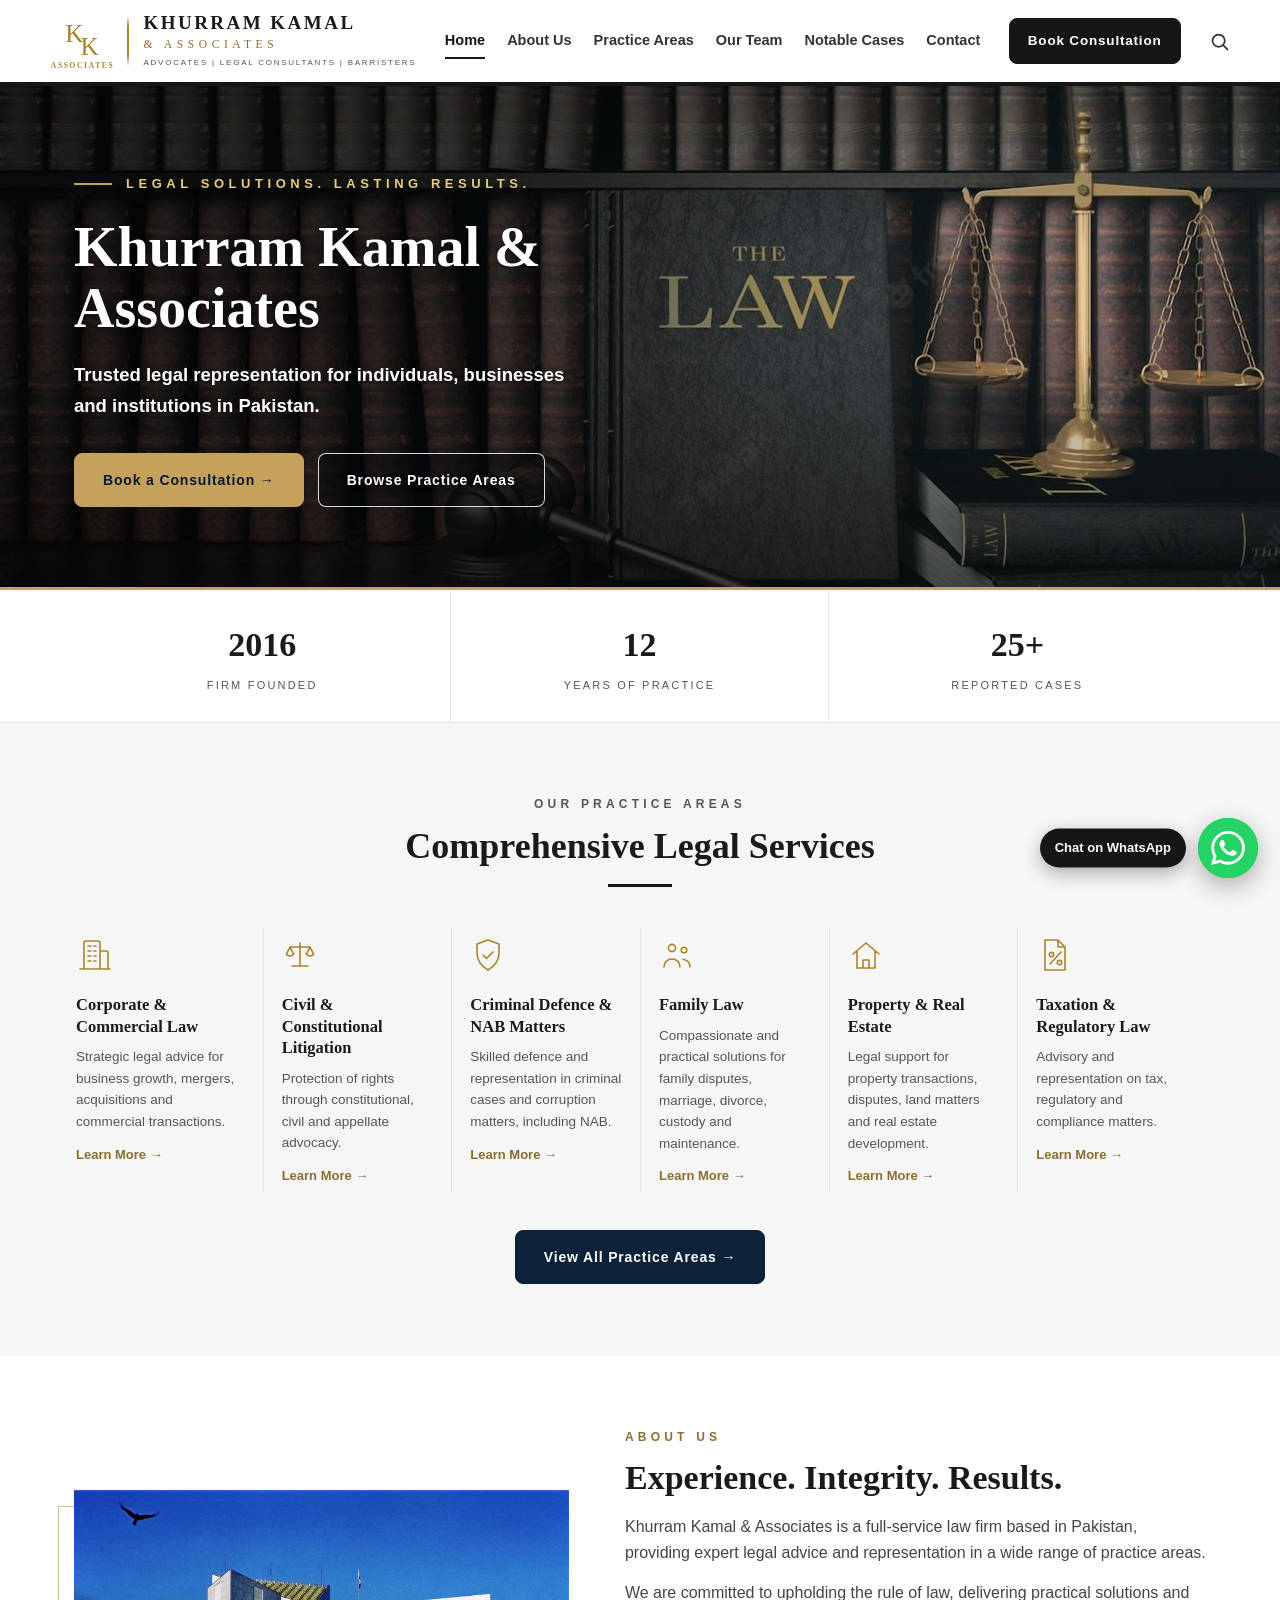
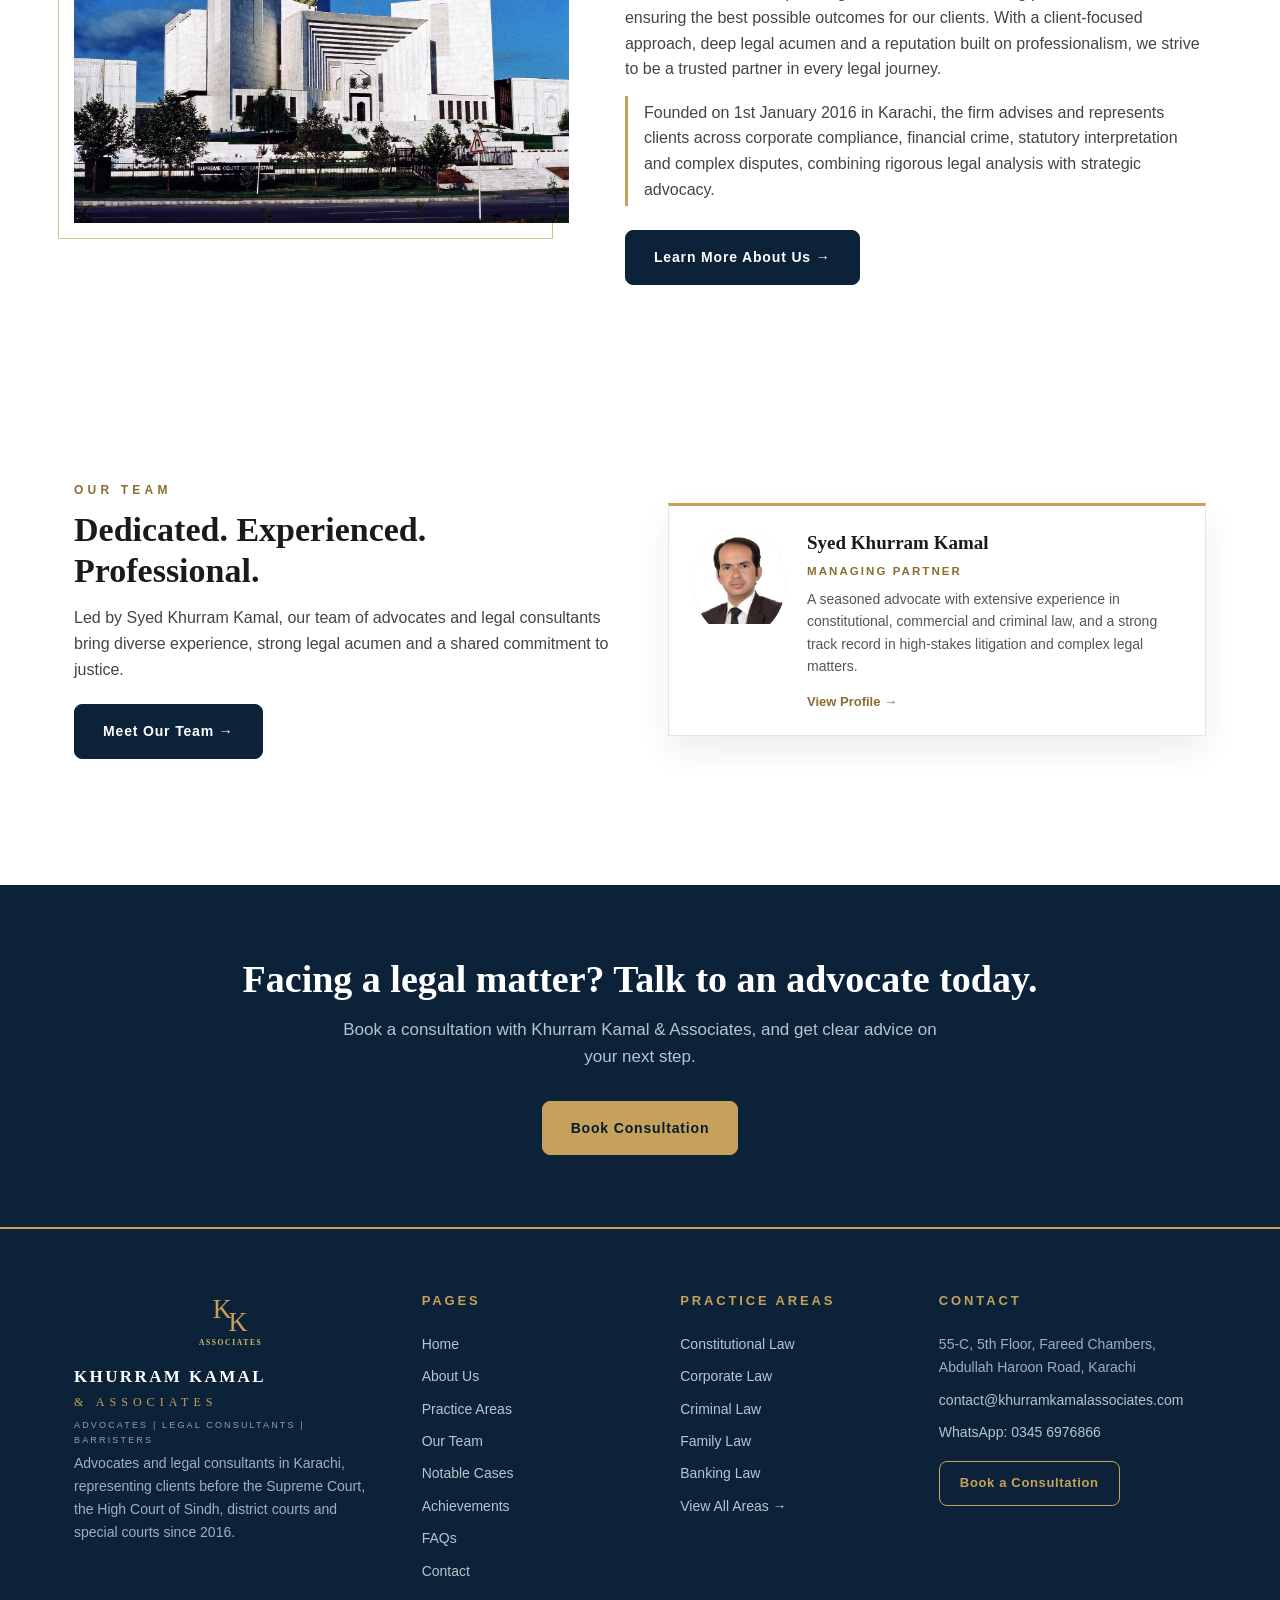
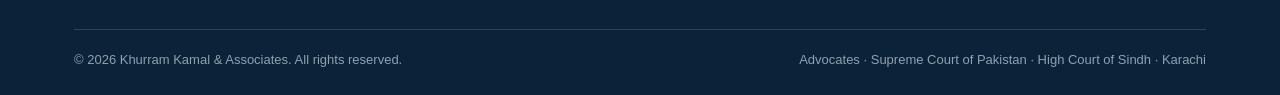
<file: index.html>
<!DOCTYPE html>
<html lang="en">
<head>
<meta charset="UTF-8">
<meta name="viewport" content="width=device-width, initial-scale=1.0">
<link rel="icon" type="image/png" href="/favicon.png">
<link rel="shortcut icon" href="/favicon.ico">
<link rel="apple-touch-icon" href="/apple-touch-icon.png">
<title>Khurram Kamal &amp; Associates | Law Firm in Karachi | Advocates, Supreme Court and High Court</title>
<link rel="canonical" href="https://khurramkamalassociates.com/">
<link rel="preload" as="image" href="images/hero-scene.jpg">
<meta property="og:url" content="https://khurramkamalassociates.com/">
<meta name="description" content="Khurram Kamal &amp; Associates is a litigation law firm in Karachi. Supreme Court and High Court advocates for constitutional, corporate, white collar, criminal, civil, family, IP, banking, customs and taxation matters.">
<meta property="og:type" content="website">
<meta property="og:title" content="Khurram Kamal &amp; Associates | Law Firm in Karachi | Advocates, Supreme Court and High Court">
<meta property="og:description" content="Khurram Kamal &amp; Associates is a litigation law firm in Karachi. Supreme Court and High Court advocates for constitutional, corporate, white collar, criminal, civil, family, IP, banking, customs and taxation matters.">
<meta name="twitter:card" content="summary">
<meta name="twitter:title" content="Khurram Kamal &amp; Associates | Law Firm in Karachi | Advocates, Supreme Court and High Court">
<meta name="twitter:description" content="Khurram Kamal &amp; Associates is a litigation law firm in Karachi. Supreme Court and High Court advocates for constitutional, corporate, white collar, criminal, civil, family, IP, banking, customs and taxation matters.">
<script type="application/ld+json">
{
  "@context": "https://schema.org",
  "@type": "Attorney",
  "name": "Khurram Kamal & Associates",
  "alternateName": "KKA",
  "description": "Khurram Kamal & Associates is a litigation law firm in Karachi. Supreme Court and High Court advocates handling constitutional, corporate, white collar, cybercrime, criminal, civil, family, intellectual property, banking, customs and taxation matters.",
  "email": "contact@khurramkamalassociates.com",
  "telephone": "+92-345-6976866",
  "foundingDate": "2016-01-01",
  "address": {
    "@type": "PostalAddress",
    "streetAddress": "55-C, 5th Floor, Fareed Chambers, Abdullah Haroon Road",
    "addressLocality": "Karachi",
    "postalCode": "75620",
    "addressCountry": "PK"
  },
  "areaServed": "Karachi",
  "knowsAbout": [
    "Constitutional Law",
    "Corporate Law",
    "White Collar Crimes",
    "Cybercrime",
    "Financial Crimes",
    "Criminal Law",
    "Civil Law",
    "Family Law",
    "Intellectual Property",
    "Banking Law",
    "Pharmaceutical Law",
    "Customs and Taxation Law",
    "Commercial Law",
    "Service Law"
  ],
  "member": [
    {
      "@type": "Person",
      "name": "Syed Khurram Kamal",
      "jobTitle": "Advocate of the Supreme Court, Managing Partner",
      "url": "https://khurramkamalassociates.com/khurram-kamal.html"
    },
    {
      "@type": "Person",
      "name": "Kausar Saba",
      "jobTitle": "Advocate, High Court of Sindh",
      "url": "https://khurramkamalassociates.com/kausar-saba.html"
    },
    {
      "@type": "Person",
      "name": "Sadia Khatoon",
      "jobTitle": "Advocate, High Court of Sindh",
      "url": "https://khurramkamalassociates.com/sadia-khatoon.html"
    },
    {
      "@type": "Person",
      "name": "Yereha Jafferi",
      "jobTitle": "Advocate",
      "url": "https://khurramkamalassociates.com/yereha-jafferi.html"
    }
  ],
  "url": "https://khurramkamalassociates.com/",
  "openingHours": "Mo-Su 00:00-24:00"
}
</script>

  <link rel="stylesheet" href="styles.css">
</head>
<body>

<header>
  <div class="wrap head">
    <a class="brand" href="index.html" style="flex-shrink:0">
      <div class="logo-stack"><div class="logo-mark" aria-hidden="true"><svg viewBox="0 0 64 64" fill="none" aria-hidden="true"><text x="23" y="38" text-anchor="middle" font-family="Georgia, 'Times New Roman', serif" font-size="30" fill="#A8842C">K</text><text x="41" y="53" text-anchor="middle" font-family="Georgia, 'Times New Roman', serif" font-size="30" fill="#A8842C">K</text></svg></div><div class="logo-sub">ASSOCIATES</div></div>
      <div class="brand-sep" aria-hidden="true"></div>
      <div><div class="bname">KHURRAM KAMAL</div><div class="band">&amp; ASSOCIATES</div><div class="bsub">ADVOCATES | LEGAL CONSULTANTS | BARRISTERS</div></div>
    </a>
    <nav id="mainNav">
      <a href="index.html" class="active">Home</a>
      <a href="about.html">About Us</a>
      <a href="practice-areas.html">Practice Areas</a>
      <a href="team.html">Our Team</a>
      <a href="cases.html">Notable Cases</a>
      <a href="contact.html">Contact</a>
      <a class="nav-cta" href="book-consultation.html">Book Consultation</a>
    </nav>
    <a class="btn black" href="book-consultation.html">Book Consultation</a>
    <a class="search-ico-h" href="practice-areas.html" aria-label="Search practice areas"><svg viewBox="0 0 24 24" fill="none" stroke="currentColor" stroke-width="2" stroke-linecap="round" aria-hidden="true"><circle cx="11" cy="11" r="7"/><path d="M21 21l-4.3-4.3"/></svg></a>
    <button class="menu-btn" id="menuBtn" type="button" aria-label="Open menu" aria-expanded="false"><span></span><span></span><span></span></button>
  </div>
</header>

<main id="top">
  <div class="hero2">
    <div class="wrap hero2-grid">
      <div class="hero2-copy">
        <div class="hero2-kicker">Legal Solutions. Lasting Results.</div>
        <h1>Khurram Kamal &amp; Associates</h1>
        <p class="hero2-sub">Trusted legal representation for individuals, businesses and institutions in Pakistan.</p>
        <div class="hero2-cta">
          <a class="btn btn-gold" href="book-consultation.html">Book a Consultation →</a>
          <a class="btn btn-outline-w" href="practice-areas.html">Browse Practice Areas</a>
        </div>
      </div>
    </div>
  </div>


  <div class="stats">
    <div class="wrap row">
      <div class="stat"><div class="num">2016</div><div class="lbl">Firm Founded</div></div>
      <div class="stat"><div class="num">12</div><div class="lbl">Years of Practice</div></div>
      <div class="stat"><div class="num">25+</div><div class="lbl">Reported Cases</div></div>
    </div>
  </div>

  <section id="practice" class="grey">
    <div class="wrap">
<div class="sec-head">
        <div class="eyebrow">Our Practice Areas</div>
        <h2>Comprehensive Legal Services</h2>
      </div>
      <div class="feat-grid">
        <div class="feat"><svg viewBox="0 0 36 36" aria-hidden="true"><path d="M8 32V6a2 2 0 0 1 2-2h12a2 2 0 0 1 2 2v26M24 14h6a2 2 0 0 1 2 2v16M4 32h30M12 9h3M12 14h3M12 19h3M12 24h3M18 24h2M18 19h2M18 14h2M18 9h2"/></svg><h3>Corporate &amp; Commercial Law</h3><p>Strategic legal advice for business growth, mergers, acquisitions and commercial transactions.</p><a href="practice-areas.html#practice-details">Learn More →</a></div>
        <div class="feat"><svg viewBox="0 0 36 36" aria-hidden="true"><path d="M18 6v23M10 29h16M18 10H8M18 10h10M8 10l-3.6 7.2a4.6 4.6 0 0 0 7.2 0L8 10zM28 10l-3.6 7.2a4.6 4.6 0 0 0 7.2 0L28 10z"/></svg><h3>Civil &amp; Constitutional Litigation</h3><p>Protection of rights through constitutional, civil and appellate advocacy.</p><a href="practice-areas.html#practice-details">Learn More →</a></div>
        <div class="feat"><svg viewBox="0 0 36 36" aria-hidden="true"><path d="M18 3l11 4v9c0 7.5-4.8 13.4-11 17C11.8 29.4 7 23.5 7 16V7l11-4zM13 18l3.5 3.5L23 15"/></svg><h3>Criminal Defence &amp; NAB Matters</h3><p>Skilled defence and representation in criminal cases and corruption matters, including NAB.</p><a href="practice-areas.html#practice-details">Learn More →</a></div>
        <div class="feat"><svg viewBox="0 0 36 36" aria-hidden="true"><path d="M13 7.4a3.6 3.6 0 1 1 0 7.2 3.6 3.6 0 0 1 0-7.2zM5 30c0-5 3.6-8 8-8s8 3 8 8M25 10.2a2.8 2.8 0 1 1 0 5.6 2.8 2.8 0 0 1 0-5.6zM24 22.2c4 .5 7 3.4 7 7.8"/></svg><h3>Family Law</h3><p>Compassionate and practical solutions for family disputes, marriage, divorce, custody and maintenance.</p><a href="practice-areas.html#practice-details">Learn More →</a></div>
        <div class="feat"><svg viewBox="0 0 36 36" aria-hidden="true"><path d="M5 17L18 6l13 11M9 14v17h18V14M15 31v-8h6v8"/></svg><h3>Property &amp; Real Estate</h3><p>Legal support for property transactions, disputes, land matters and real estate development.</p><a href="practice-areas.html#practice-details">Learn More →</a></div>
        <div class="feat"><svg viewBox="0 0 36 36" aria-hidden="true"><path d="M9 3h13l7 7v23H9zM22 3v7h7M15.5 19.8a2.2 2.2 0 1 1 0-4.4 2.2 2.2 0 0 1 0 4.4zM23.5 27.8a2.2 2.2 0 1 1 0-4.4 2.2 2.2 0 0 1 0 4.4zM25 15L14 27"/></svg><h3>Taxation &amp; Regulatory Law</h3><p>Advisory and representation on tax, regulatory and compliance matters.</p><a href="practice-areas.html#practice-details">Learn More →</a></div>
      </div>
            <div class="more-row"><a class="btn btn-navy" href="practice-areas.html">View All Practice Areas →</a></div>
    </div>
  </section>
  <section id="about">
    <div class="wrap">
<div class="about-flex">
        <div class="about-photo"><img src="images/supreme-court.jpg" alt="Supreme Court of Pakistan, Islamabad" loading="lazy" decoding="async"></div>
        <div class="about-copy">
          <div class="eyebrow">About Us</div>
          <h2>Experience. Integrity. Results.</h2>
          <p>Khurram Kamal &amp; Associates is a full-service law firm based in Pakistan, providing expert legal advice and representation in a wide range of practice areas.</p>
          <p>We are committed to upholding the rule of law, delivering practical solutions and ensuring the best possible outcomes for our clients. With a client-focused approach, deep legal acumen and a reputation built on professionalism, we strive to be a trusted partner in every legal journey.</p>
          <p class="about-note">Founded on 1st January 2016 in Karachi, the firm advises and represents clients across corporate compliance, financial crime, statutory interpretation and complex disputes, combining rigorous legal analysis with strategic advocacy.</p>
          <a class="btn btn-navy" href="team.html">Learn More About Us →</a>
        </div>
      </div>
          </div>
  </section>
  <section id="team">
    <div class="wrap">
<div class="team-intro">
        <div>
          <div class="eyebrow">Our Team</div>
          <h2>Dedicated. Experienced. Professional.</h2>
          <p>Led by Syed Khurram Kamal, our team of advocates and legal consultants bring diverse experience, strong legal acumen and a shared commitment to justice.</p>
          <a class="btn btn-navy" href="team.html">Meet Our Team →</a>
        </div>
        <div class="ti-card">
          <img src="images/khurram-kamal-sq.jpg" alt="Syed Khurram Kamal, Managing Partner" loading="lazy" decoding="async">
          <div>
            <h3>Syed Khurram Kamal</h3>
            <div class="tt">Managing Partner</div>
            <p>A seasoned advocate with extensive experience in constitutional, commercial and criminal law, and a strong track record in high-stakes litigation and complex legal matters.</p>
            <a href="khurram-kamal.html">View Profile →</a>
          </div>
        </div>
      </div>
          </div>
  </section>
<section class="dark cta-banner">
    <div class="wrap">
      <h2>Facing a legal matter? Talk to an advocate today.</h2>
      <p>Book a consultation with Khurram Kamal &amp; Associates, and get clear advice on your next step.</p>
      <a class="btn white" href="book-consultation.html">Book Consultation</a>
    </div>
  </section>

</main>

<footer>
  <div class="wrap">
    <div class="fgrid">
      <div class="fcol fbrand">
        <div class="fstack"><div class="fmark" aria-hidden="true"><svg viewBox="0 0 64 64" fill="none" aria-hidden="true"><text x="23" y="38" text-anchor="middle" font-family="Georgia, 'Times New Roman', serif" font-size="30" fill="#C6A15B">K</text><text x="41" y="53" text-anchor="middle" font-family="Georgia, 'Times New Roman', serif" font-size="30" fill="#C6A15B">K</text></svg></div><div class="fsub">ASSOCIATES</div></div>
        <div class="fname">KHURRAM KAMAL</div>
        <div class="fname2">&amp; ASSOCIATES</div>
        <div class="fsub">ADVOCATES | LEGAL CONSULTANTS | BARRISTERS</div>
        <p class="fdesc">Advocates and legal consultants in Karachi, representing clients before the Supreme Court, the High Court of Sindh, district courts and special courts since 2016.</p>
      </div>
      <div class="fcol">
        <h4>Pages</h4>
        <a href="index.html">Home</a>
        <a href="about.html">About Us</a>
        <a href="practice-areas.html">Practice Areas</a>
        <a href="team.html">Our Team</a>
        <a href="cases.html">Notable Cases</a>
        <a href="about.html#achievements">Achievements</a>
        <a href="book-consultation.html#faq">FAQs</a>
        <a href="contact.html">Contact</a>
      </div>
      <div class="fcol">
        <h4>Practice Areas</h4>
        <a href="practice-areas.html">Constitutional Law</a>
        <a href="practice-areas.html">Corporate Law</a>
        <a href="practice-areas.html">Criminal Law</a>
        <a href="practice-areas.html">Family Law</a>
        <a href="practice-areas.html">Banking Law</a>
        <a href="practice-areas.html">View All Areas →</a>
      </div>
      <div class="fcol">
        <h4>Contact</h4>
        <p>55-C, 5th Floor, Fareed Chambers, Abdullah Haroon Road, Karachi</p>
        <a href="mailto:contact@khurramkamalassociates.com">contact@khurramkamalassociates.com</a>
        <a href="https://wa.me/923456976866" target="_blank" rel="noopener">WhatsApp: 0345 6976866</a>
        <a class="fbtn" href="book-consultation.html">Book a Consultation</a>
      </div>
    </div>
    <div class="fbar">
      <span>© 2026 Khurram Kamal &amp; Associates. All rights reserved.</span>
      <span>Advocates · Supreme Court of Pakistan · High Court of Sindh · Karachi</span>
    </div>
  </div>
</footer>

<!-- Floating WhatsApp chat button -->
<a class="wa-float" href="https://wa.me/923456976866?text=Hello%20Khurram%20Kamal%20Associates%2C%20I%20would%20like%20to%20discuss%20a%20legal%20matter." target="_blank" rel="noopener" aria-label="Chat on WhatsApp">
  <span class="wa-label">Chat on WhatsApp</span>
  <svg viewBox="0 0 24 24" aria-hidden="true"><path d="M17.472 14.382c-.297-.149-1.758-.867-2.03-.967-.273-.099-.471-.148-.67.15-.197.297-.767.966-.94 1.164-.173.199-.347.223-.644.075-.297-.15-1.255-.463-2.39-1.475-.883-.788-1.48-1.761-1.653-2.059-.173-.297-.018-.458.13-.606.134-.133.298-.347.446-.52.149-.174.198-.298.298-.497.099-.198.05-.371-.025-.52-.075-.149-.669-1.612-.916-2.207-.242-.579-.487-.5-.669-.51-.173-.008-.371-.01-.57-.01-.198 0-.52.074-.792.372-.272.297-1.04 1.016-1.04 2.479 0 1.462 1.065 2.875 1.213 3.074.149.198 2.096 3.2 5.077 4.487.709.306 1.262.489 1.694.625.712.227 1.36.195 1.871.118.571-.085 1.758-.719 2.006-1.413.248-.694.248-1.289.173-1.413-.074-.124-.272-.198-.57-.347m-5.421 7.403h-.004a9.87 9.87 0 01-5.031-1.378l-.361-.214-3.741.982.998-3.648-.235-.374a9.86 9.86 0 01-1.51-5.26c.001-5.45 4.436-9.884 9.888-9.884 2.64 0 5.122 1.03 6.988 2.898a9.825 9.825 0 012.893 6.994c-.003 5.45-4.437 9.884-9.885 9.884m8.413-18.297A11.815 11.815 0 0012.05 0C5.495 0 .16 5.335.157 11.892c0 2.096.547 4.142 1.588 5.945L.057 24l6.305-1.654a11.882 11.882 0 005.683 1.448h.005c6.554 0 11.89-5.335 11.893-11.893a11.821 11.821 0 00-3.48-8.413z"/></svg>
</a>

<script src="scripts.js"></script>
</body>
</html>
</file>
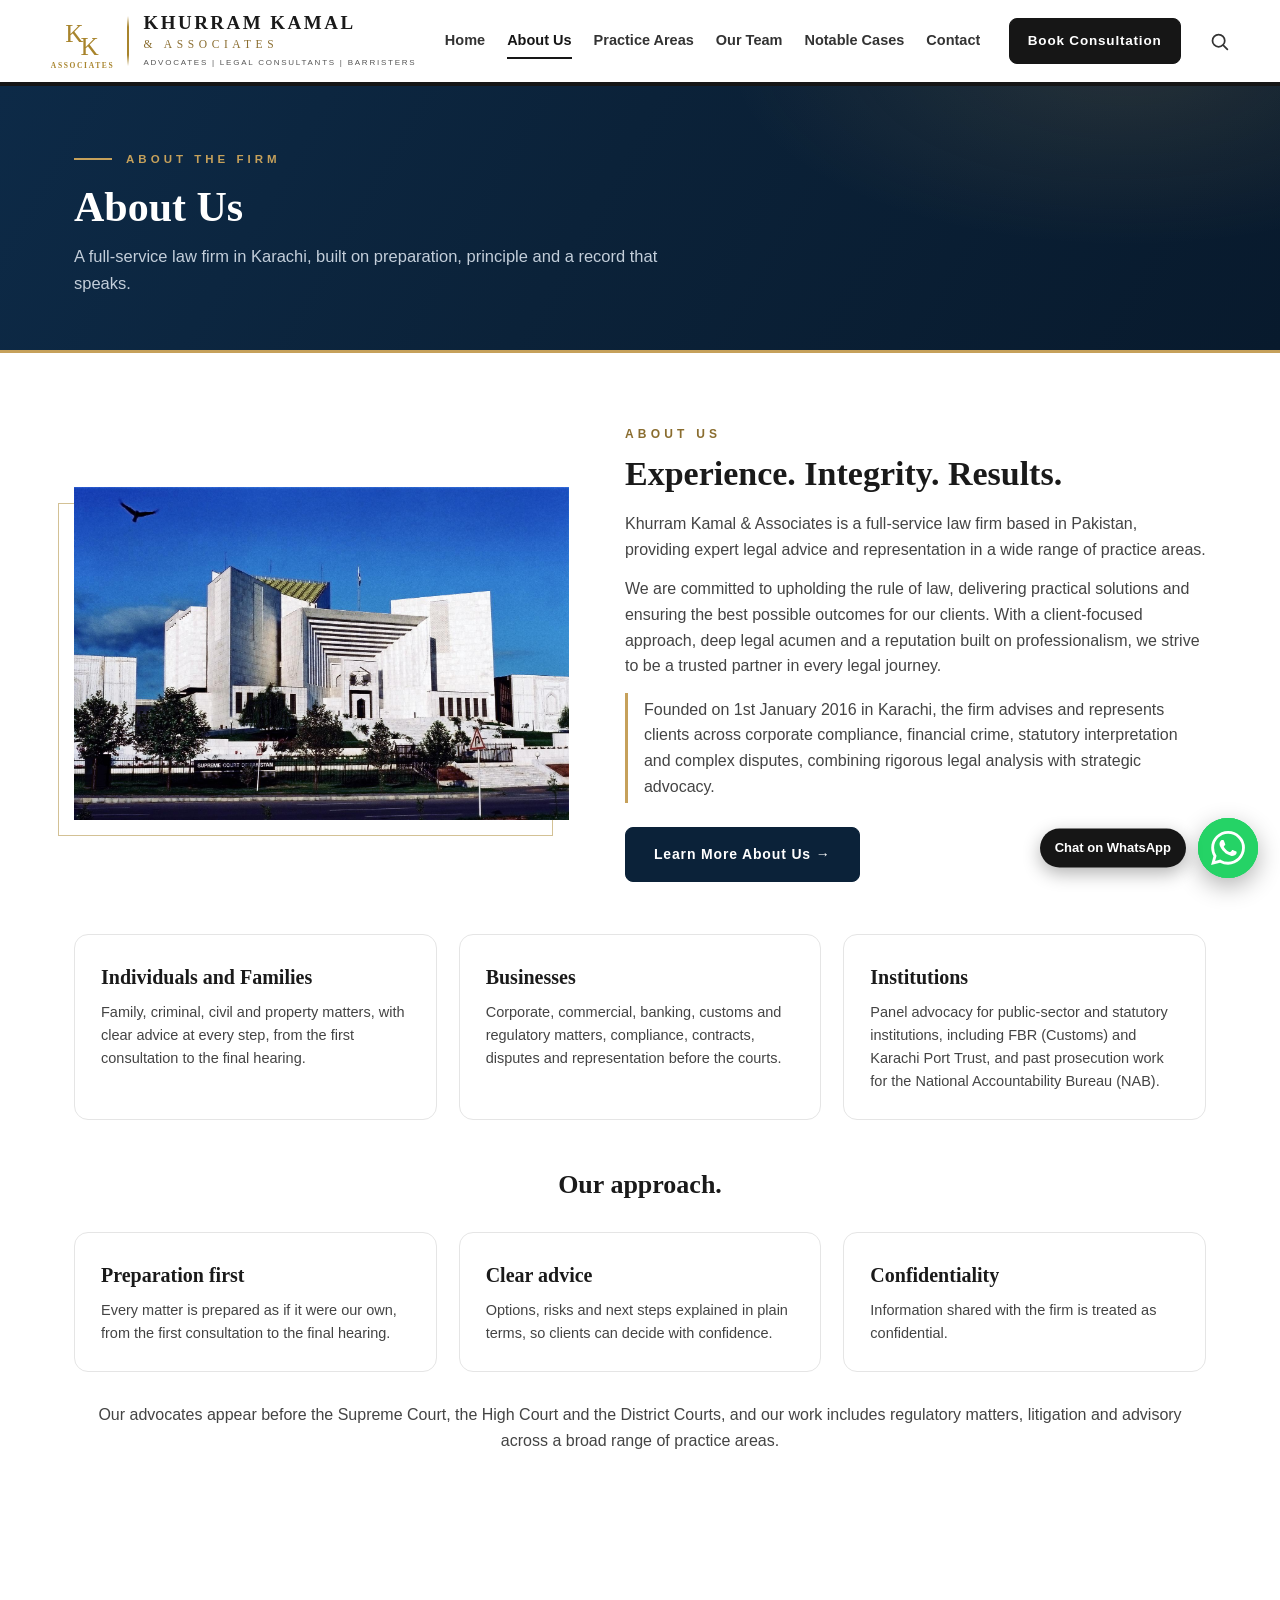
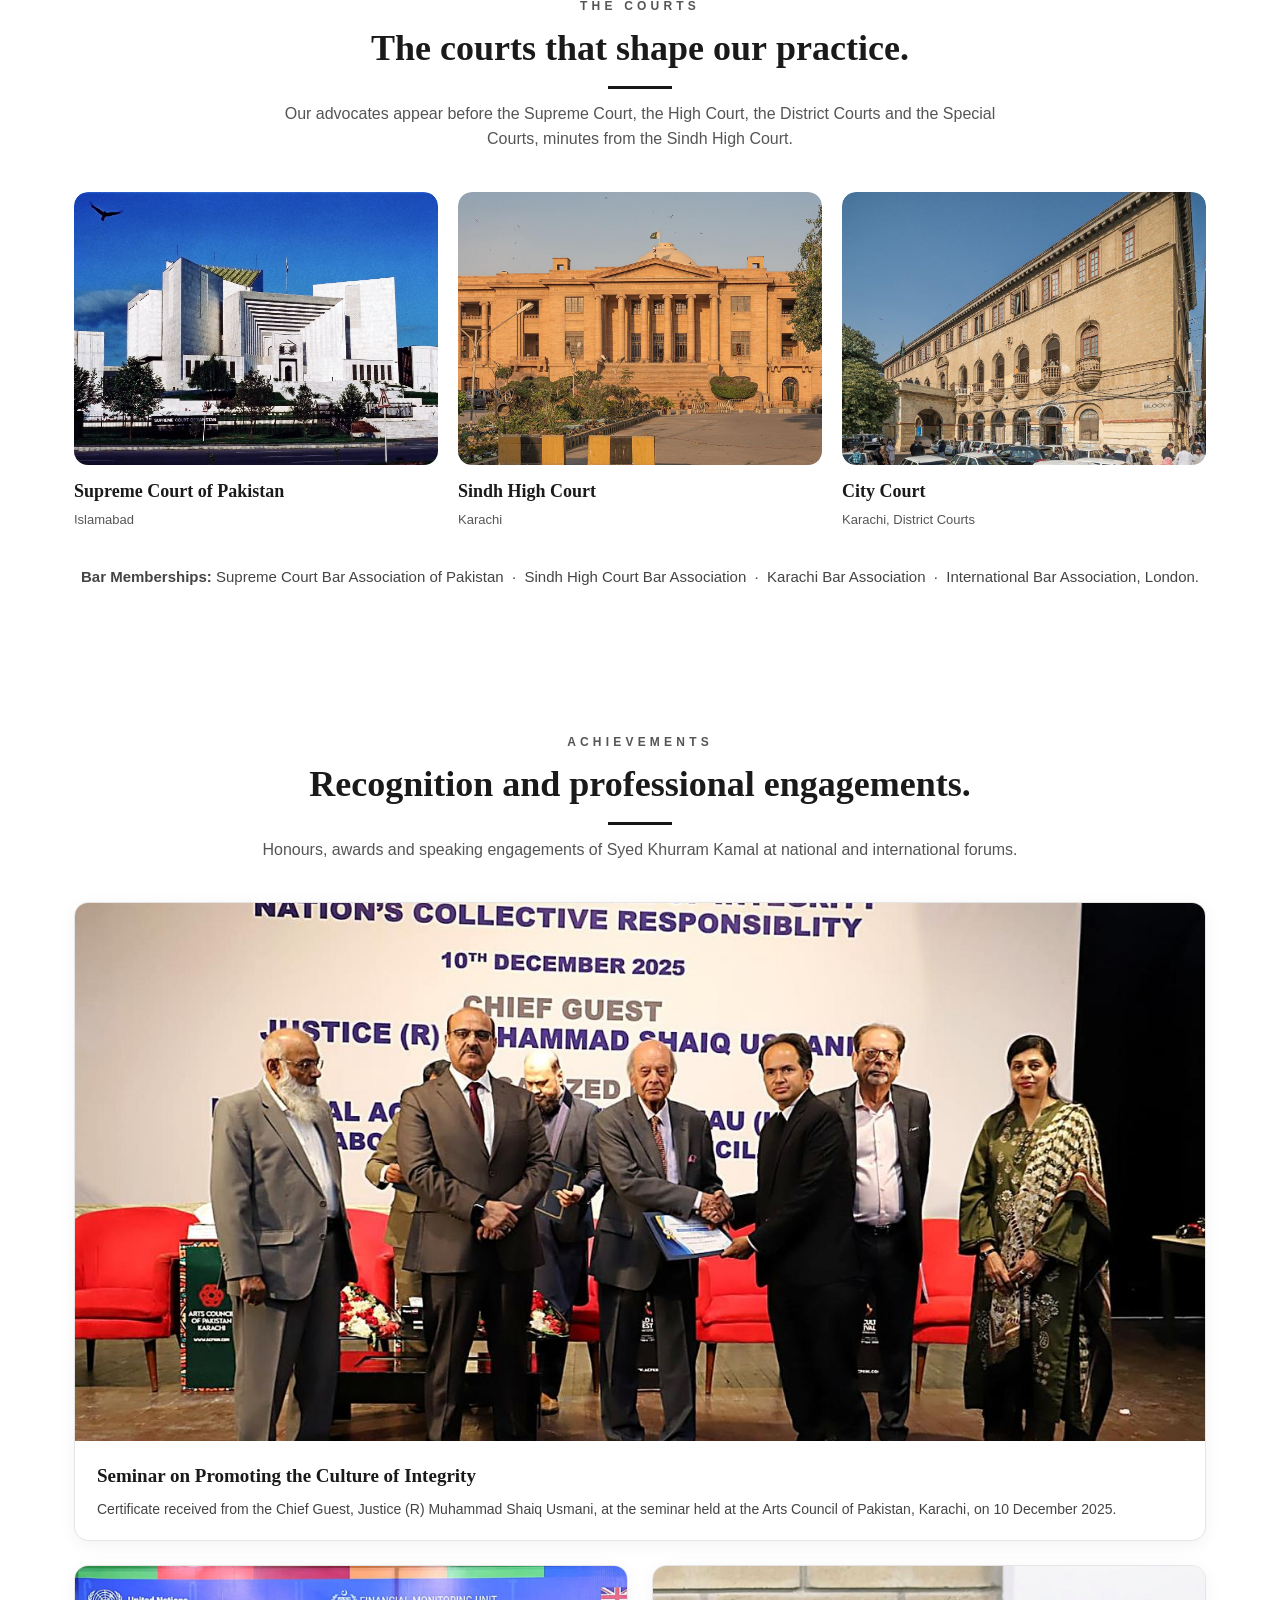
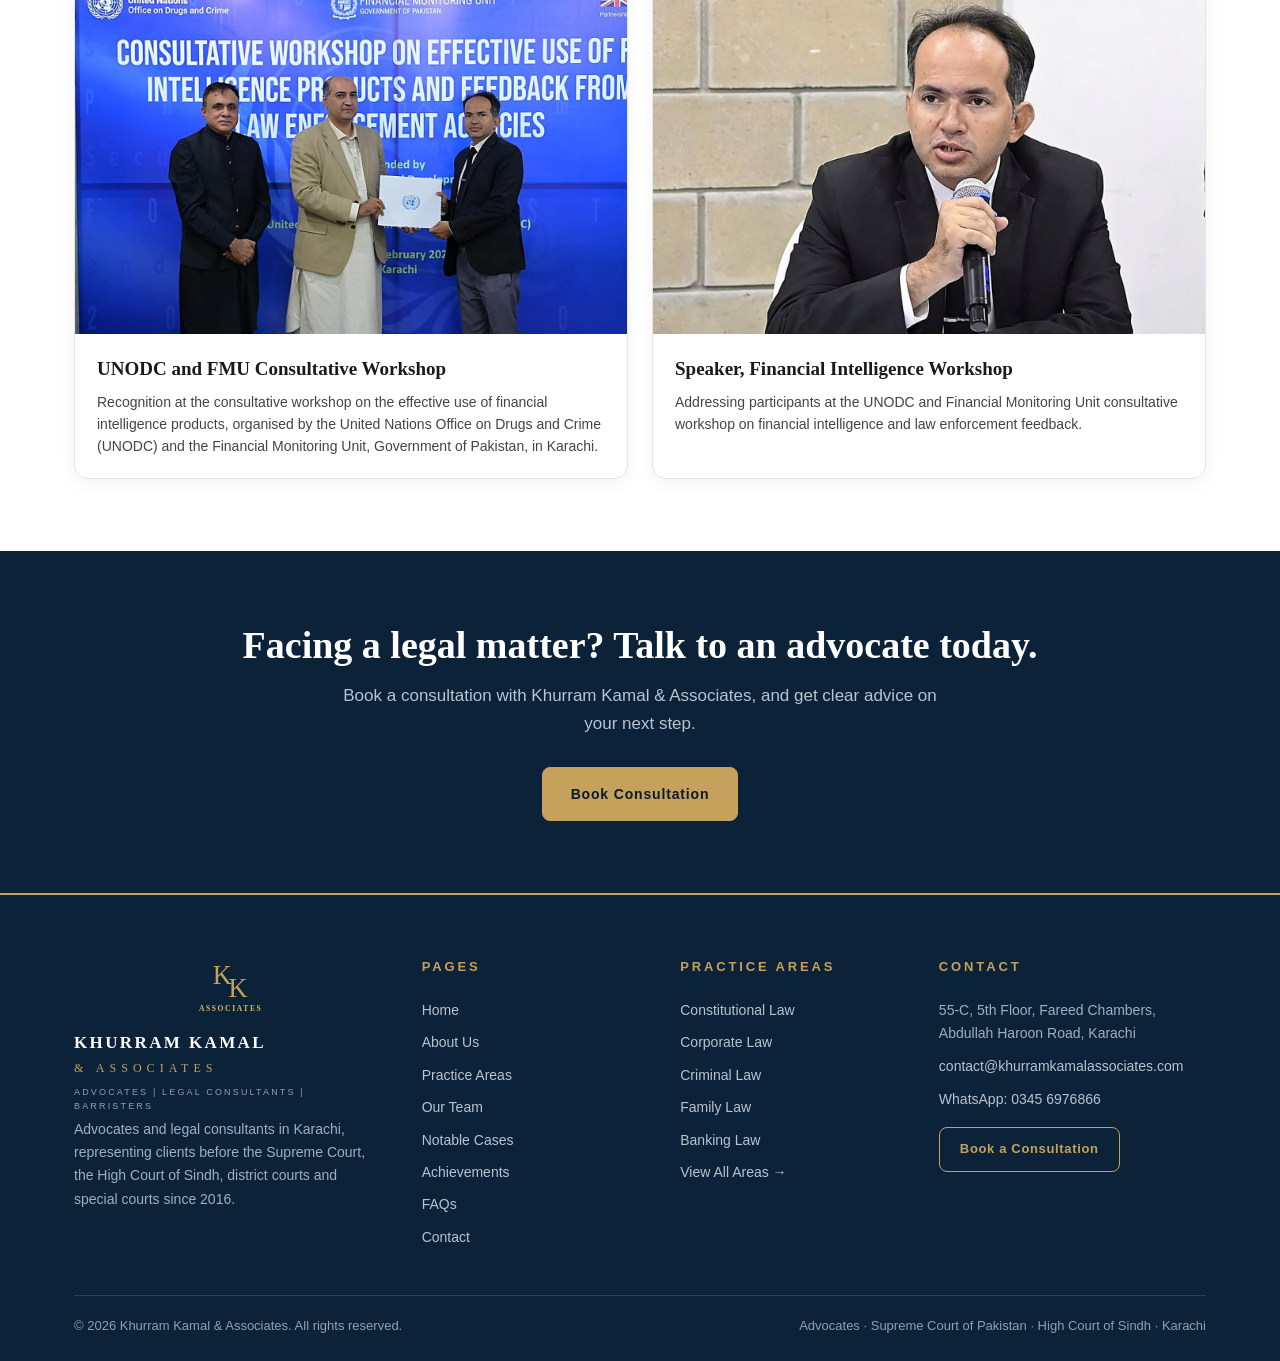
<file: about.html>
<!DOCTYPE html>
<html lang="en">
<head>
<meta charset="UTF-8">
<meta name="viewport" content="width=device-width, initial-scale=1.0">
<link rel="icon" type="image/png" href="/favicon.png">
<link rel="shortcut icon" href="/favicon.ico">
<link rel="apple-touch-icon" href="/apple-touch-icon.png">
<title>About Us | Khurram Kamal & Associates, Karachi</title>
<link rel="canonical" href="https://khurramkamalassociates.com/about.html">
<meta property="og:url" content="https://khurramkamalassociates.com/about.html">
<meta name="description" content="About Khurram Kamal & Associates, a full-service litigation law firm in Karachi, founded in 2016. Experience, integrity and results before the Supreme Court, the High Court and district courts.">
<meta property="og:type" content="website">
<meta property="og:title" content="About Us | Khurram Kamal & Associates, Karachi">
<meta property="og:description" content="About Khurram Kamal & Associates, a full-service litigation law firm in Karachi, founded in 2016. Experience, integrity and results before the Supreme Court, the High Court and district courts.">
<meta name="twitter:card" content="summary">
<meta name="twitter:title" content="About Us | Khurram Kamal & Associates, Karachi">
<meta name="twitter:description" content="About Khurram Kamal & Associates, a full-service litigation law firm in Karachi, founded in 2016. Experience, integrity and results before the Supreme Court, the High Court and district courts.">

  <link rel="stylesheet" href="styles.css">
</head>
<body>

<header>
  <div class="wrap head">
    <a class="brand" href="index.html" style="flex-shrink:0">
      <div class="logo-stack"><div class="logo-mark" aria-hidden="true"><svg viewBox="0 0 64 64" fill="none" aria-hidden="true"><text x="23" y="38" text-anchor="middle" font-family="Georgia, 'Times New Roman', serif" font-size="30" fill="#A8842C">K</text><text x="41" y="53" text-anchor="middle" font-family="Georgia, 'Times New Roman', serif" font-size="30" fill="#A8842C">K</text></svg></div><div class="logo-sub">ASSOCIATES</div></div>
      <div class="brand-sep" aria-hidden="true"></div>
      <div><div class="bname">KHURRAM KAMAL</div><div class="band">&amp; ASSOCIATES</div><div class="bsub">ADVOCATES | LEGAL CONSULTANTS | BARRISTERS</div></div>
    </a>
    <nav id="mainNav">
      <a href="index.html">Home</a>
      <a href="about.html" class="active">About Us</a>
      <a href="practice-areas.html">Practice Areas</a>
      <a href="team.html">Our Team</a>
      <a href="cases.html">Notable Cases</a>
      <a href="contact.html">Contact</a>
      <a class="nav-cta" href="book-consultation.html">Book Consultation</a>
    </nav>
    <a class="btn black" href="book-consultation.html">Book Consultation</a>
    <a class="search-ico-h" href="practice-areas.html" aria-label="Search practice areas"><svg viewBox="0 0 24 24" fill="none" stroke="currentColor" stroke-width="2" stroke-linecap="round" aria-hidden="true"><circle cx="11" cy="11" r="7"/><path d="M21 21l-4.3-4.3"/></svg></a>
    <button class="menu-btn" id="menuBtn" type="button" aria-label="Open menu" aria-expanded="false"><span></span><span></span><span></span></button>
  </div>
</header>

<main id="top">
  <div class="page-hero">
    <div class="wrap">
      <div class="ph-kicker">About the Firm</div>
      <h1>About Us</h1>
      <p>A full-service law firm in Karachi, built on preparation, principle and a record that speaks.</p>
    </div>
  </div>
<section id="about">
    <div class="wrap">
      <div class="about-flex">
        <div class="about-photo"><img src="images/supreme-court.jpg" alt="Supreme Court of Pakistan, Islamabad" loading="lazy" decoding="async"></div>
        <div class="about-copy">
          <div class="eyebrow">About Us</div>
          <h2>Experience. Integrity. Results.</h2>
          <p>Khurram Kamal &amp; Associates is a full-service law firm based in Pakistan, providing expert legal advice and representation in a wide range of practice areas.</p>
          <p>We are committed to upholding the rule of law, delivering practical solutions and ensuring the best possible outcomes for our clients. With a client-focused approach, deep legal acumen and a reputation built on professionalism, we strive to be a trusted partner in every legal journey.</p>
          <p class="about-note">Founded on 1st January 2016 in Karachi, the firm advises and represents clients across corporate compliance, financial crime, statutory interpretation and complex disputes, combining rigorous legal analysis with strategic advocacy.</p>
          <a class="btn btn-navy" href="team.html">Learn More About Us →</a>
        </div>
      </div>
      <div class="serve">
        <div><h3>Individuals and Families</h3><p>Family, criminal, civil and property matters, with clear advice at every step, from the first consultation to the final hearing.</p></div>
        <div><h3>Businesses</h3><p>Corporate, commercial, banking, customs and regulatory matters, compliance, contracts, disputes and representation before the courts.</p></div>
        <div><h3>Institutions</h3><p>Panel advocacy for public-sector and statutory institutions, including FBR (Customs) and Karachi Port Trust, and past prosecution work for the National Accountability Bureau (NAB).</p></div>
      </div>
      <h3 style="text-align:center; margin-top:44px; font-size:26px;">Our approach.</h3>
      <div class="serve" style="margin-top:26px;">
        <div><h3>Preparation first</h3><p>Every matter is prepared as if it were our own, from the first consultation to the final hearing.</p></div>
        <div><h3>Clear advice</h3><p>Options, risks and next steps explained in plain terms, so clients can decide with confidence.</p></div>
        <div><h3>Confidentiality</h3><p>Information shared with the firm is treated as confidential.</p></div>
      </div>
      <p style="text-align:center; color:#444; margin-top:30px; font-size:16px;">Our advocates appear before the Supreme Court, the High Court and the District Courts, and our work includes regulatory matters, litigation and advisory across a broad range of practice areas.</p>
    </div>
  </section>
<section id="courts">
    <div class="wrap">
      <div class="sec-head">
        <div class="eyebrow">The Courts</div>
        <h2>The courts that shape our practice.</h2>
        <p>Our advocates appear before the Supreme Court, the High Court, the District Courts and the Special Courts, minutes from the Sindh High Court.</p>
      </div>
      <div class="courts">
        <figure class="court"><img src="images/supreme-court.jpg" alt="Supreme Court of Pakistan, Islamabad" loading="lazy" decoding="async"><figcaption><strong>Supreme Court of Pakistan</strong><span>Islamabad</span></figcaption></figure>
        <figure class="court"><img src="images/sindh-high-court.jpg" alt="Sindh High Court, Karachi" loading="lazy" decoding="async"><figcaption><strong>Sindh High Court</strong><span>Karachi</span></figcaption></figure>
        <figure class="court"><img src="images/city-court.jpg" alt="City Court, Karachi" loading="lazy" decoding="async"><figcaption><strong>City Court</strong><span>Karachi, District Courts</span></figcaption></figure>
      </div>
      <p class="bar-line"><strong>Bar Memberships:</strong> Supreme Court Bar Association of Pakistan &nbsp;·&nbsp; Sindh High Court Bar Association &nbsp;·&nbsp; Karachi Bar Association &nbsp;·&nbsp; International Bar Association, London.</p>
    </div>
  </section>
<section id="achievements">
    <div class="wrap">
      <div class="sec-head">
        <div class="eyebrow">Achievements</div>
        <h2>Recognition and professional engagements.</h2>
        <p>Honours, awards and speaking engagements of Syed Khurram Kamal at national and international forums.</p>
      </div>
      <div class="ach">
        <figure class="achcard full">
          <img src="images/award-integrity-seminar.jpg" alt="Syed Khurram Kamal receiving a certificate from Justice (R) Muhammad Shaiq Usmani at the Seminar on Promoting the Culture of Integrity, Arts Council of Pakistan, Karachi" loading="lazy">
          <figcaption class="cap"><strong>Seminar on Promoting the Culture of Integrity</strong><p>Certificate received from the Chief Guest, Justice (R) Muhammad Shaiq Usmani, at the seminar held at the Arts Council of Pakistan, Karachi, on 10 December 2025.</p></figcaption>
        </figure>
        <figure class="achcard">
          <img src="images/award-unodc-fmu.jpg" alt="Syed Khurram Kamal receiving a shield at the UNODC and Financial Monitoring Unit consultative workshop in Karachi" loading="lazy">
          <figcaption class="cap"><strong>UNODC and FMU Consultative Workshop</strong><p>Recognition at the consultative workshop on the effective use of financial intelligence products, organised by the United Nations Office on Drugs and Crime (UNODC) and the Financial Monitoring Unit, Government of Pakistan, in Karachi.</p></figcaption>
        </figure>
        <figure class="achcard">
          <img src="images/speaking-workshop.jpg" alt="Syed Khurram Kamal speaking at the UNODC and Financial Monitoring Unit workshop" loading="lazy">
          <figcaption class="cap"><strong>Speaker, Financial Intelligence Workshop</strong><p>Addressing participants at the UNODC and Financial Monitoring Unit consultative workshop on financial intelligence and law enforcement feedback.</p></figcaption>
        </figure>
      </div>
    </div>
  </section>
<section class="dark cta-banner">
    <div class="wrap">
      <h2>Facing a legal matter? Talk to an advocate today.</h2>
      <p>Book a consultation with Khurram Kamal &amp; Associates, and get clear advice on your next step.</p>
      <a class="btn white" href="book-consultation.html">Book Consultation</a>
    </div>
  </section>

</main>

<footer>
  <div class="wrap">
    <div class="fgrid">
      <div class="fcol fbrand">
        <div class="fstack"><div class="fmark" aria-hidden="true"><svg viewBox="0 0 64 64" fill="none" aria-hidden="true"><text x="23" y="38" text-anchor="middle" font-family="Georgia, 'Times New Roman', serif" font-size="30" fill="#C6A15B">K</text><text x="41" y="53" text-anchor="middle" font-family="Georgia, 'Times New Roman', serif" font-size="30" fill="#C6A15B">K</text></svg></div><div class="fsub">ASSOCIATES</div></div>
        <div class="fname">KHURRAM KAMAL</div>
        <div class="fname2">&amp; ASSOCIATES</div>
        <div class="fsub">ADVOCATES | LEGAL CONSULTANTS | BARRISTERS</div>
        <p class="fdesc">Advocates and legal consultants in Karachi, representing clients before the Supreme Court, the High Court of Sindh, district courts and special courts since 2016.</p>
      </div>
      <div class="fcol">
        <h4>Pages</h4>
        <a href="index.html">Home</a>
        <a href="about.html">About Us</a>
        <a href="practice-areas.html">Practice Areas</a>
        <a href="team.html">Our Team</a>
        <a href="cases.html">Notable Cases</a>
        <a href="about.html#achievements">Achievements</a>
        <a href="book-consultation.html#faq">FAQs</a>
        <a href="contact.html">Contact</a>
      </div>
      <div class="fcol">
        <h4>Practice Areas</h4>
        <a href="practice-areas.html">Constitutional Law</a>
        <a href="practice-areas.html">Corporate Law</a>
        <a href="practice-areas.html">Criminal Law</a>
        <a href="practice-areas.html">Family Law</a>
        <a href="practice-areas.html">Banking Law</a>
        <a href="practice-areas.html">View All Areas →</a>
      </div>
      <div class="fcol">
        <h4>Contact</h4>
        <p>55-C, 5th Floor, Fareed Chambers, Abdullah Haroon Road, Karachi</p>
        <a href="mailto:contact@khurramkamalassociates.com">contact@khurramkamalassociates.com</a>
        <a href="https://wa.me/923456976866" target="_blank" rel="noopener">WhatsApp: 0345 6976866</a>
        <a class="fbtn" href="book-consultation.html">Book a Consultation</a>
      </div>
    </div>
    <div class="fbar">
      <span>© 2026 Khurram Kamal &amp; Associates. All rights reserved.</span>
      <span>Advocates · Supreme Court of Pakistan · High Court of Sindh · Karachi</span>
    </div>
  </div>
</footer>

<!-- Floating WhatsApp chat button -->
<a class="wa-float" href="https://wa.me/923456976866?text=Hello%20Khurram%20Kamal%20Associates%2C%20I%20would%20like%20to%20discuss%20a%20legal%20matter." target="_blank" rel="noopener" aria-label="Chat on WhatsApp">
  <span class="wa-label">Chat on WhatsApp</span>
  <svg viewBox="0 0 24 24" aria-hidden="true"><path d="M17.472 14.382c-.297-.149-1.758-.867-2.03-.967-.273-.099-.471-.148-.67.15-.197.297-.767.966-.94 1.164-.173.199-.347.223-.644.075-.297-.15-1.255-.463-2.39-1.475-.883-.788-1.48-1.761-1.653-2.059-.173-.297-.018-.458.13-.606.134-.133.298-.347.446-.52.149-.174.198-.298.298-.497.099-.198.05-.371-.025-.52-.075-.149-.669-1.612-.916-2.207-.242-.579-.487-.5-.669-.51-.173-.008-.371-.01-.57-.01-.198 0-.52.074-.792.372-.272.297-1.04 1.016-1.04 2.479 0 1.462 1.065 2.875 1.213 3.074.149.198 2.096 3.2 5.077 4.487.709.306 1.262.489 1.694.625.712.227 1.36.195 1.871.118.571-.085 1.758-.719 2.006-1.413.248-.694.248-1.289.173-1.413-.074-.124-.272-.198-.57-.347m-5.421 7.403h-.004a9.87 9.87 0 01-5.031-1.378l-.361-.214-3.741.982.998-3.648-.235-.374a9.86 9.86 0 01-1.51-5.26c.001-5.45 4.436-9.884 9.888-9.884 2.64 0 5.122 1.03 6.988 2.898a9.825 9.825 0 012.893 6.994c-.003 5.45-4.437 9.884-9.885 9.884m8.413-18.297A11.815 11.815 0 0012.05 0C5.495 0 .16 5.335.157 11.892c0 2.096.547 4.142 1.588 5.945L.057 24l6.305-1.654a11.882 11.882 0 005.683 1.448h.005c6.554 0 11.89-5.335 11.893-11.893a11.821 11.821 0 00-3.48-8.413z"/></svg>
</a>

<script src="scripts.js"></script>
</body>
</html>
</file>
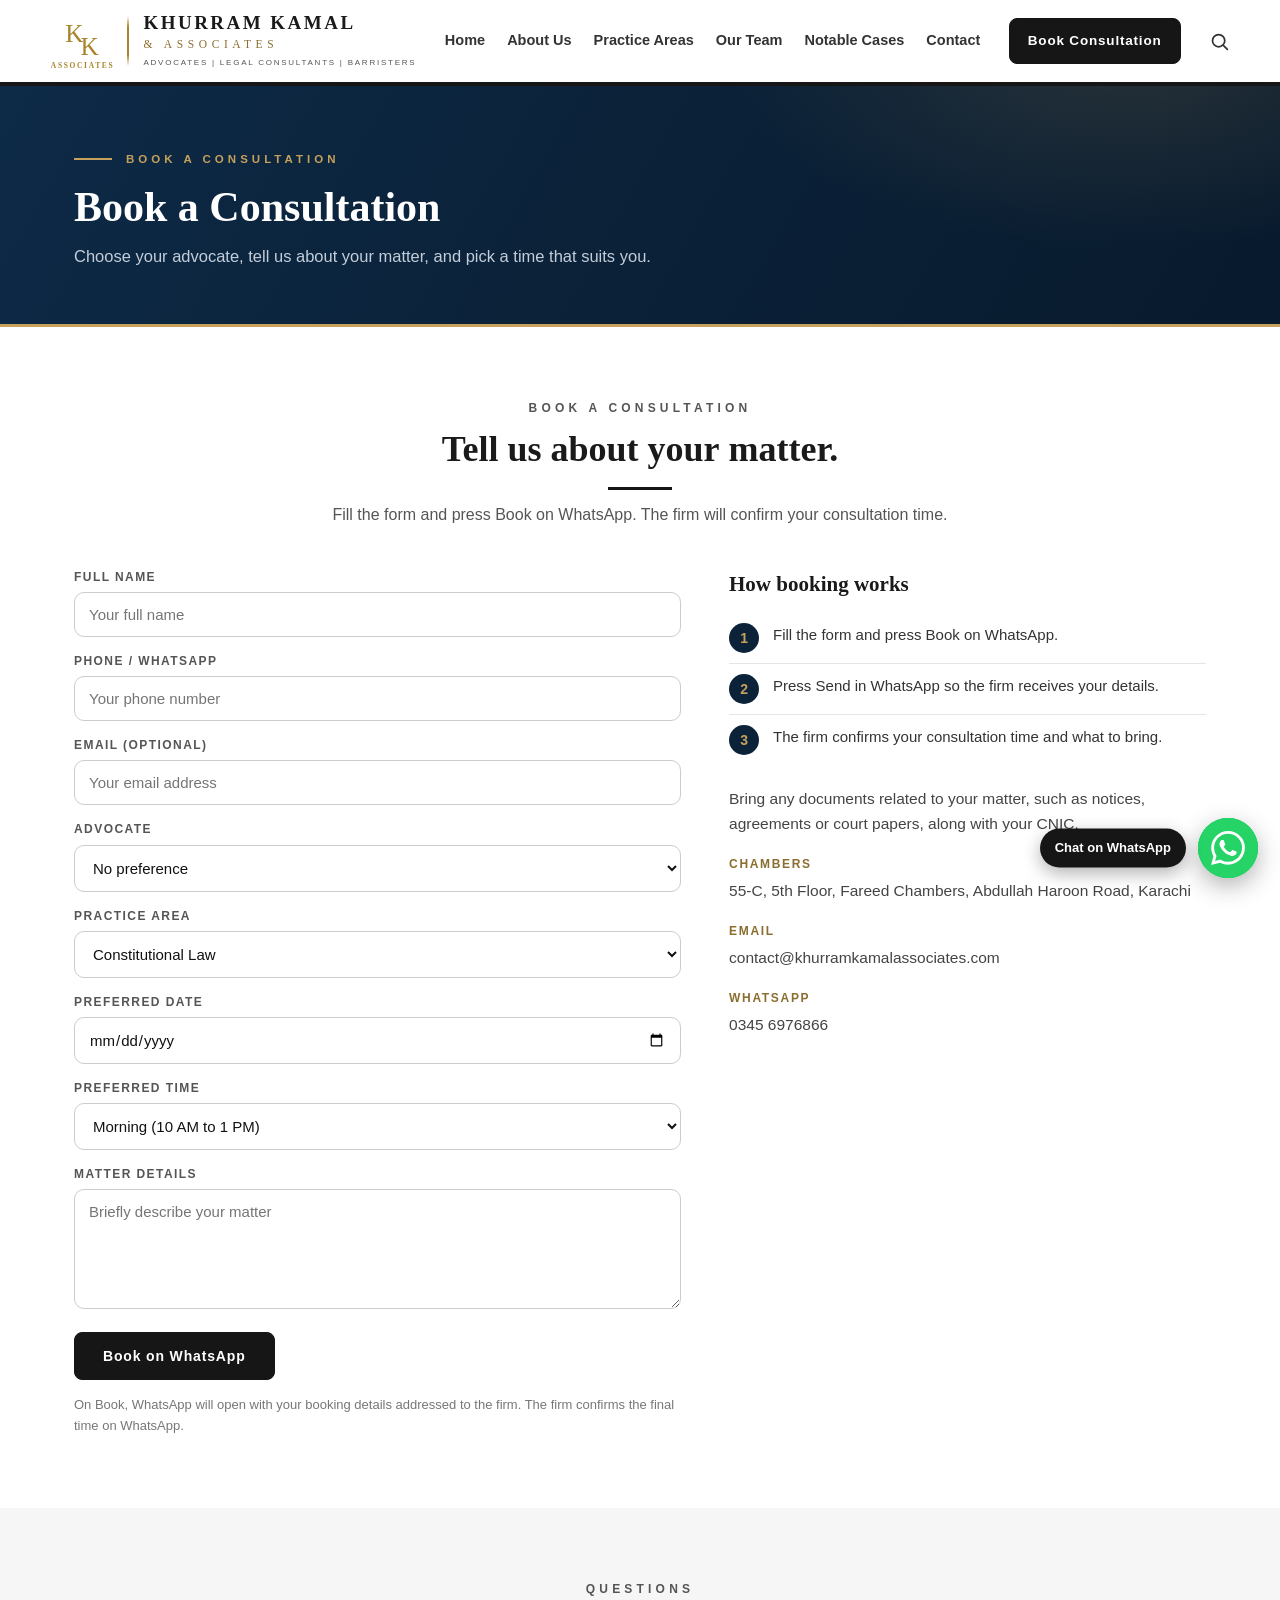
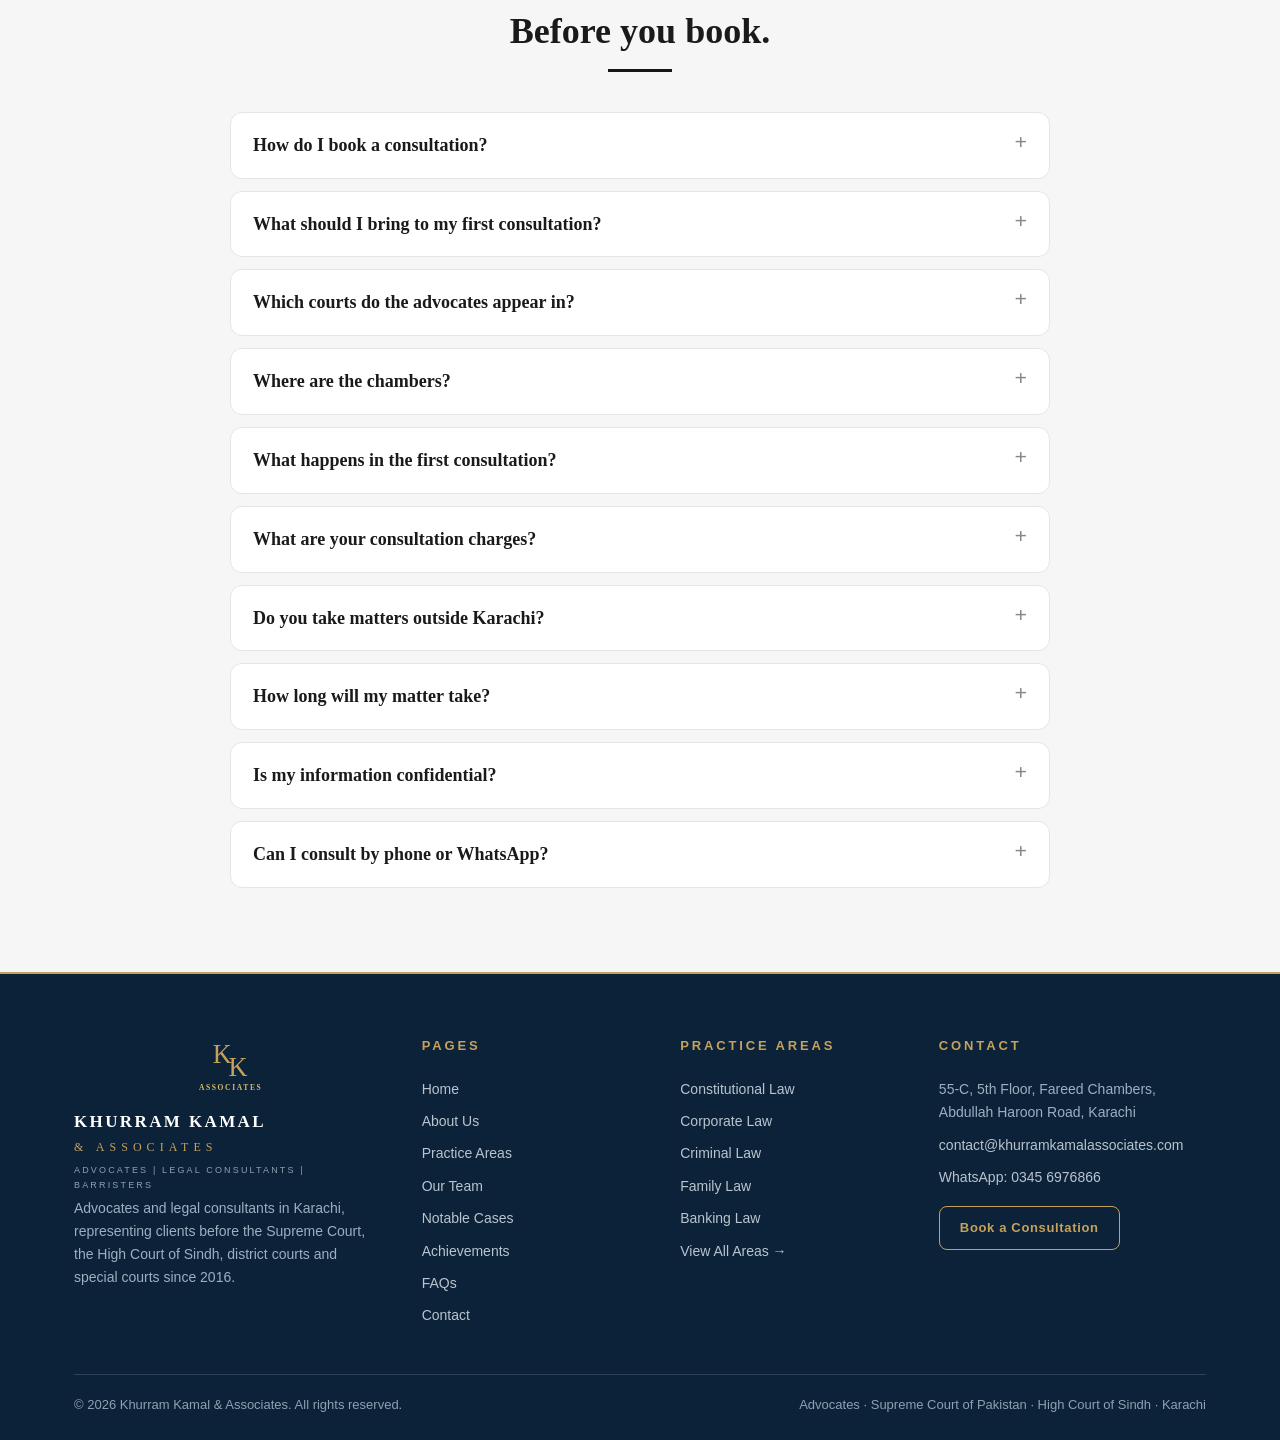
<file: book-consultation.html>
<!DOCTYPE html>
<html lang="en">
<head>
<meta charset="UTF-8">
<meta name="viewport" content="width=device-width, initial-scale=1.0">
<link rel="icon" type="image/png" href="/favicon.png">
<link rel="shortcut icon" href="/favicon.ico">
<link rel="apple-touch-icon" href="/apple-touch-icon.png">
<title>Book a Consultation | Khurram Kamal & Associates</title>
<link rel="canonical" href="https://khurramkamalassociates.com/book-consultation.html">
<meta property="og:url" content="https://khurramkamalassociates.com/book-consultation.html">
<meta name="description" content="Book a consultation with an advocate at Khurram Kamal & Associates, Karachi. Choose your advocate and practice area, and pick a time that suits you.">
<meta property="og:type" content="website">
<meta property="og:title" content="Book a Consultation | Khurram Kamal & Associates">
<meta property="og:description" content="Book a consultation with an advocate at Khurram Kamal & Associates, Karachi. Choose your advocate and practice area, and pick a time that suits you.">
<meta name="twitter:card" content="summary">
<meta name="twitter:title" content="Book a Consultation | Khurram Kamal & Associates">
<meta name="twitter:description" content="Book a consultation with an advocate at Khurram Kamal & Associates, Karachi. Choose your advocate and practice area, and pick a time that suits you.">

  <link rel="stylesheet" href="styles.css">
</head>
<body>

<header>
  <div class="wrap head">
    <a class="brand" href="index.html" style="flex-shrink:0">
      <div class="logo-stack"><div class="logo-mark" aria-hidden="true"><svg viewBox="0 0 64 64" fill="none" aria-hidden="true"><text x="23" y="38" text-anchor="middle" font-family="Georgia, 'Times New Roman', serif" font-size="30" fill="#A8842C">K</text><text x="41" y="53" text-anchor="middle" font-family="Georgia, 'Times New Roman', serif" font-size="30" fill="#A8842C">K</text></svg></div><div class="logo-sub">ASSOCIATES</div></div>
      <div class="brand-sep" aria-hidden="true"></div>
      <div><div class="bname">KHURRAM KAMAL</div><div class="band">&amp; ASSOCIATES</div><div class="bsub">ADVOCATES | LEGAL CONSULTANTS | BARRISTERS</div></div>
    </a>
    <nav id="mainNav">
      <a href="index.html">Home</a>
      <a href="about.html">About Us</a>
      <a href="practice-areas.html">Practice Areas</a>
      <a href="team.html">Our Team</a>
      <a href="cases.html">Notable Cases</a>
      <a href="contact.html">Contact</a>
      <a class="nav-cta" href="book-consultation.html">Book Consultation</a>
    </nav>
    <a class="btn black" href="book-consultation.html">Book Consultation</a>
    <a class="search-ico-h" href="practice-areas.html" aria-label="Search practice areas"><svg viewBox="0 0 24 24" fill="none" stroke="currentColor" stroke-width="2" stroke-linecap="round" aria-hidden="true"><circle cx="11" cy="11" r="7"/><path d="M21 21l-4.3-4.3"/></svg></a>
    <button class="menu-btn" id="menuBtn" type="button" aria-label="Open menu" aria-expanded="false"><span></span><span></span><span></span></button>
  </div>
</header>

<main id="top">
  <div class="page-hero">
    <div class="wrap">
      <div class="ph-kicker">Book a Consultation</div>
      <h1>Book a Consultation</h1>
      <p>Choose your advocate, tell us about your matter, and pick a time that suits you.</p>
    </div>
  </div>
  <section id="book">
    <div class="wrap">
      <div class="sec-head">
        <div class="eyebrow">Book a Consultation</div>
        <h2>Tell us about your matter.</h2>
        <p>Fill the form and press Book on WhatsApp. The firm will confirm your consultation time.</p>
      </div>
      <div class="book-grid">
        <form class="contact-form" id="bookForm">
          <div><label for="b-name">Full Name</label><input id="b-name" type="text" placeholder="Your full name" required></div>
          <div><label for="b-phone">Phone / WhatsApp</label><input id="b-phone" type="tel" placeholder="Your phone number" required></div>
          <div><label for="b-email">Email (optional)</label><input id="b-email" type="email" placeholder="Your email address"></div>
          <div><label for="b-lawyer">Advocate</label><select id="b-lawyer">
            <option value="No preference">No preference</option>
            <option value="Syed Khurram Kamal">Syed Khurram Kamal</option>
            <option value="Kausar Saba">Kausar Saba</option>
            <option value="Sadia Khatoon">Sadia Khatoon</option>
            <option value="Yereha Jafferi">Yereha Jafferi</option>
          </select></div>
          <div><label for="b-area">Practice Area</label><select id="b-area"><option>Constitutional Law</option>
              <option>Corporate Law</option>
              <option>White Collar Crimes</option>
              <option>Cybercrime</option>
              <option>Financial Crimes</option>
              <option>Criminal Law</option>
              <option>Civil Law</option>
              <option>Family Law</option>
              <option>Intellectual Property</option>
              <option>Banking Law</option>
              <option>Pharmaceutical Law</option>
              <option>Customs and Taxation Law</option>
              <option>Commercial Law</option>
              <option>Service Law</option>
              <option>Other</option></select></div>
          <div><label for="b-date">Preferred Date</label><input id="b-date" type="date"></div>
          <div><label for="b-time">Preferred Time</label><select id="b-time">
            <option>Morning (10 AM to 1 PM)</option>
            <option>Afternoon (1 PM to 4 PM)</option>
            <option>Evening (4 PM to 7 PM)</option>
          </select></div>
          <div><label for="b-msg">Matter Details</label><textarea id="b-msg" placeholder="Briefly describe your matter" required></textarea></div>
          <div><button class="btn black" type="submit">Book on WhatsApp</button></div>
          <p class="form-note" id="bookNote">On Book, WhatsApp will open with your booking details addressed to the firm. The firm confirms the final time on WhatsApp.</p>
        </form>
        <div class="book-side">
          <h3>How booking works</h3>
          <ul class="book-steps">
            <li><span class="n">1</span><span>Fill the form and press Book on WhatsApp.</span></li>
            <li><span class="n">2</span><span>Press Send in WhatsApp so the firm receives your details.</span></li>
            <li><span class="n">3</span><span>The firm confirms your consultation time and what to bring.</span></li>
          </ul>
          <p>Bring any documents related to your matter, such as notices, agreements or court papers, along with your CNIC.</p>
          <div class="binfo">
            <h4>Chambers</h4>
            <p>55-C, 5th Floor, Fareed Chambers, Abdullah Haroon Road, Karachi</p>
            <h4>Email</h4>
            <p><a href="mailto:contact@khurramkamalassociates.com">contact@khurramkamalassociates.com</a></p>
            <h4>WhatsApp</h4>
            <p><a href="https://wa.me/923456976866" target="_blank" rel="noopener">0345 6976866</a></p>
          </div>
        </div>
      </div>
    </div>
  </section>
<section id="faq" class="grey">
    <div class="wrap">
      <div class="sec-head">
        <div class="eyebrow">Questions</div>
        <h2>Before you book.</h2>
      </div>
      <div class="faq">
        <details><summary>How do I book a consultation?</summary><p>Fill the booking form above, email contact@khurramkamalassociates.com, or message us on WhatsApp. The firm will confirm your consultation.</p></details>
        <details><summary>What should I bring to my first consultation?</summary><p>Any documents related to your matter, notices, agreements, court papers, plus your CNIC for identification.</p></details>
        <details><summary>Which courts do the advocates appear in?</summary><p>The Supreme Court, the High Court, the District Courts and the Special Courts, including narcotics, ATA, banking and customs matters.</p></details>
        <details><summary>Where are the chambers?</summary><p>In Karachi, minutes from the Sindh High Court. The full address is given in the footer below.</p></details>
        <details><summary>What happens in the first consultation?</summary><p>The advocate reviews your matter, explains your options, and advises you on the next steps.</p></details>
        <details><summary>What are your consultation charges?</summary><p>Charges depend on the nature and complexity of the matter. Contact the firm for details before your consultation.</p></details>
        <details><summary>Do you take matters outside Karachi?</summary><p>The firm is based in Karachi. Contact us to discuss whether your matter can be taken up.</p></details>
        <details><summary>How long will my matter take?</summary><p>Timelines depend on the nature of the matter and the forum. Your advocate will advise you after reviewing your matter.</p></details>
        <details><summary>Is my information confidential?</summary><p>Yes. Information you share with the firm is treated as confidential.</p></details>
        <details><summary>Can I consult by phone or WhatsApp?</summary><p>Yes. Contact the firm by phone, WhatsApp or email to arrange a consultation.</p></details>
      </div>
    </div>
  </section>

</main>

<footer>
  <div class="wrap">
    <div class="fgrid">
      <div class="fcol fbrand">
        <div class="fstack"><div class="fmark" aria-hidden="true"><svg viewBox="0 0 64 64" fill="none" aria-hidden="true"><text x="23" y="38" text-anchor="middle" font-family="Georgia, 'Times New Roman', serif" font-size="30" fill="#C6A15B">K</text><text x="41" y="53" text-anchor="middle" font-family="Georgia, 'Times New Roman', serif" font-size="30" fill="#C6A15B">K</text></svg></div><div class="fsub">ASSOCIATES</div></div>
        <div class="fname">KHURRAM KAMAL</div>
        <div class="fname2">&amp; ASSOCIATES</div>
        <div class="fsub">ADVOCATES | LEGAL CONSULTANTS | BARRISTERS</div>
        <p class="fdesc">Advocates and legal consultants in Karachi, representing clients before the Supreme Court, the High Court of Sindh, district courts and special courts since 2016.</p>
      </div>
      <div class="fcol">
        <h4>Pages</h4>
        <a href="index.html">Home</a>
        <a href="about.html">About Us</a>
        <a href="practice-areas.html">Practice Areas</a>
        <a href="team.html">Our Team</a>
        <a href="cases.html">Notable Cases</a>
        <a href="about.html#achievements">Achievements</a>
        <a href="book-consultation.html#faq">FAQs</a>
        <a href="contact.html">Contact</a>
      </div>
      <div class="fcol">
        <h4>Practice Areas</h4>
        <a href="practice-areas.html">Constitutional Law</a>
        <a href="practice-areas.html">Corporate Law</a>
        <a href="practice-areas.html">Criminal Law</a>
        <a href="practice-areas.html">Family Law</a>
        <a href="practice-areas.html">Banking Law</a>
        <a href="practice-areas.html">View All Areas →</a>
      </div>
      <div class="fcol">
        <h4>Contact</h4>
        <p>55-C, 5th Floor, Fareed Chambers, Abdullah Haroon Road, Karachi</p>
        <a href="mailto:contact@khurramkamalassociates.com">contact@khurramkamalassociates.com</a>
        <a href="https://wa.me/923456976866" target="_blank" rel="noopener">WhatsApp: 0345 6976866</a>
        <a class="fbtn" href="book-consultation.html">Book a Consultation</a>
      </div>
    </div>
    <div class="fbar">
      <span>© 2026 Khurram Kamal &amp; Associates. All rights reserved.</span>
      <span>Advocates · Supreme Court of Pakistan · High Court of Sindh · Karachi</span>
    </div>
  </div>
</footer>

<!-- Floating WhatsApp chat button -->
<a class="wa-float" href="https://wa.me/923456976866?text=Hello%20Khurram%20Kamal%20Associates%2C%20I%20would%20like%20to%20discuss%20a%20legal%20matter." target="_blank" rel="noopener" aria-label="Chat on WhatsApp">
  <span class="wa-label">Chat on WhatsApp</span>
  <svg viewBox="0 0 24 24" aria-hidden="true"><path d="M17.472 14.382c-.297-.149-1.758-.867-2.03-.967-.273-.099-.471-.148-.67.15-.197.297-.767.966-.94 1.164-.173.199-.347.223-.644.075-.297-.15-1.255-.463-2.39-1.475-.883-.788-1.48-1.761-1.653-2.059-.173-.297-.018-.458.13-.606.134-.133.298-.347.446-.52.149-.174.198-.298.298-.497.099-.198.05-.371-.025-.52-.075-.149-.669-1.612-.916-2.207-.242-.579-.487-.5-.669-.51-.173-.008-.371-.01-.57-.01-.198 0-.52.074-.792.372-.272.297-1.04 1.016-1.04 2.479 0 1.462 1.065 2.875 1.213 3.074.149.198 2.096 3.2 5.077 4.487.709.306 1.262.489 1.694.625.712.227 1.36.195 1.871.118.571-.085 1.758-.719 2.006-1.413.248-.694.248-1.289.173-1.413-.074-.124-.272-.198-.57-.347m-5.421 7.403h-.004a9.87 9.87 0 01-5.031-1.378l-.361-.214-3.741.982.998-3.648-.235-.374a9.86 9.86 0 01-1.51-5.26c.001-5.45 4.436-9.884 9.888-9.884 2.64 0 5.122 1.03 6.988 2.898a9.825 9.825 0 012.893 6.994c-.003 5.45-4.437 9.884-9.885 9.884m8.413-18.297A11.815 11.815 0 0012.05 0C5.495 0 .16 5.335.157 11.892c0 2.096.547 4.142 1.588 5.945L.057 24l6.305-1.654a11.882 11.882 0 005.683 1.448h.005c6.554 0 11.89-5.335 11.893-11.893a11.821 11.821 0 00-3.48-8.413z"/></svg>
</a>

<script src="scripts.js"></script>
</body>
</html>
</file>
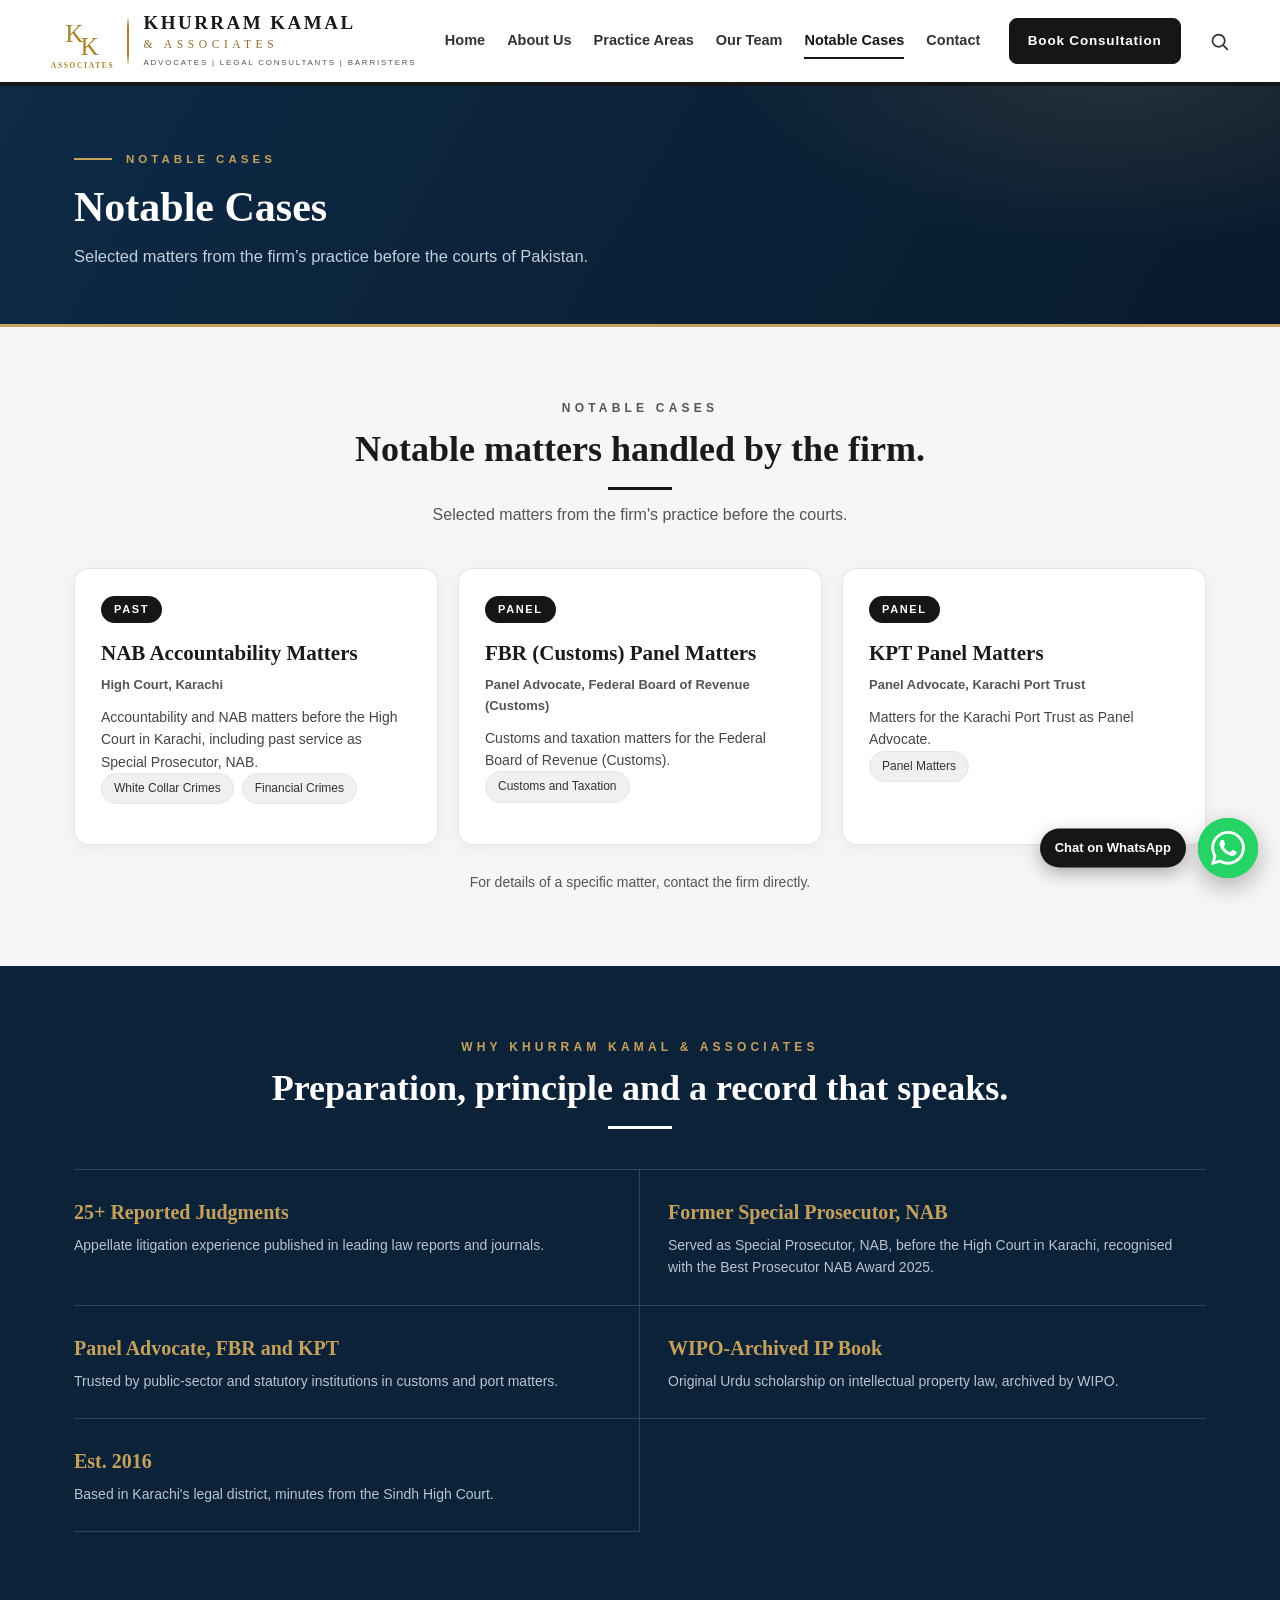
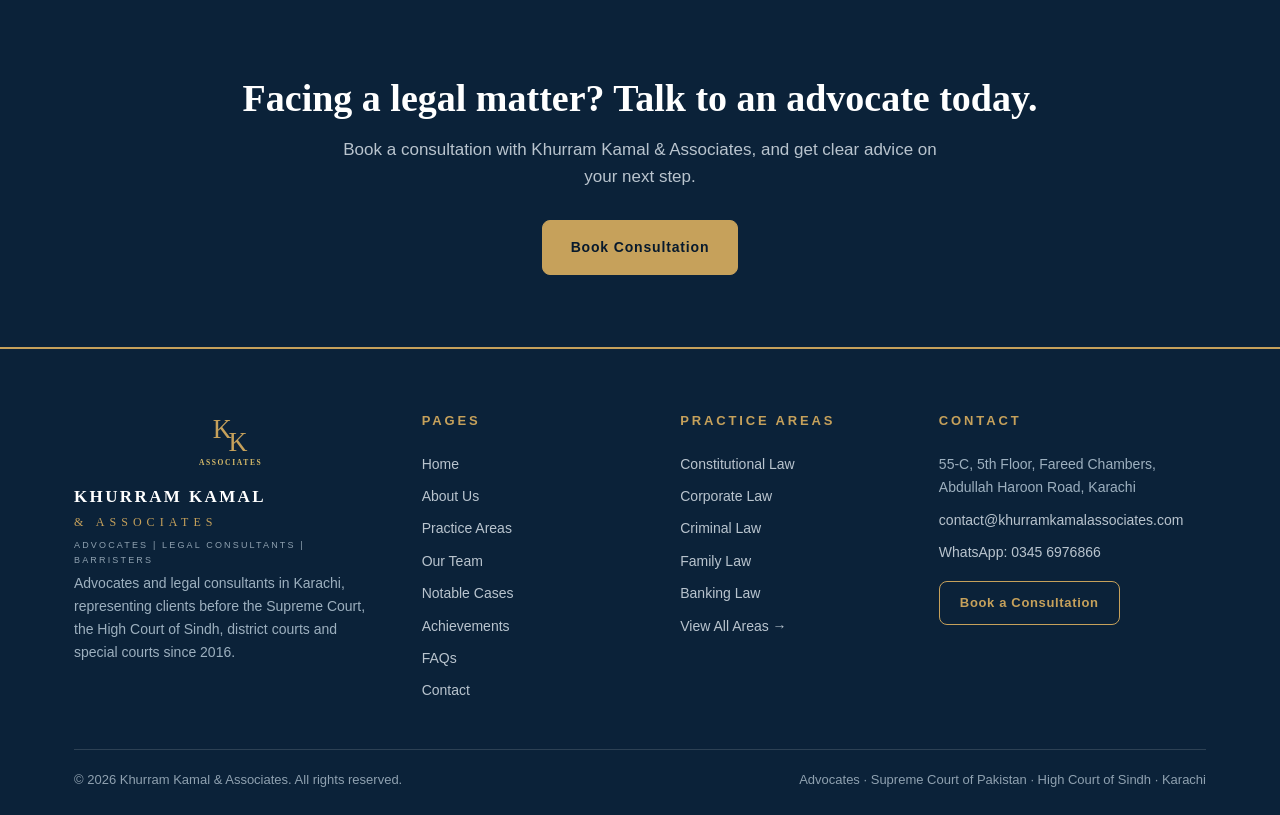
<file: cases.html>
<!DOCTYPE html>
<html lang="en">
<head>
<meta charset="UTF-8">
<meta name="viewport" content="width=device-width, initial-scale=1.0">
<link rel="icon" type="image/png" href="/favicon.png">
<link rel="shortcut icon" href="/favicon.ico">
<link rel="apple-touch-icon" href="/apple-touch-icon.png">
<title>Notable Cases | Khurram Kamal & Associates</title>
<link rel="canonical" href="https://khurramkamalassociates.com/cases.html">
<meta property="og:url" content="https://khurramkamalassociates.com/cases.html">
<meta name="description" content="Selected notable matters handled by Khurram Kamal & Associates, including NAB accountability matters and panel work for FBR (Customs) and Karachi Port Trust.">
<meta property="og:type" content="website">
<meta property="og:title" content="Notable Cases | Khurram Kamal & Associates">
<meta property="og:description" content="Selected notable matters handled by Khurram Kamal & Associates, including NAB accountability matters and panel work for FBR (Customs) and Karachi Port Trust.">
<meta name="twitter:card" content="summary">
<meta name="twitter:title" content="Notable Cases | Khurram Kamal & Associates">
<meta name="twitter:description" content="Selected notable matters handled by Khurram Kamal & Associates, including NAB accountability matters and panel work for FBR (Customs) and Karachi Port Trust.">

  <link rel="stylesheet" href="styles.css">
</head>
<body>

<header>
  <div class="wrap head">
    <a class="brand" href="index.html" style="flex-shrink:0">
      <div class="logo-stack"><div class="logo-mark" aria-hidden="true"><svg viewBox="0 0 64 64" fill="none" aria-hidden="true"><text x="23" y="38" text-anchor="middle" font-family="Georgia, 'Times New Roman', serif" font-size="30" fill="#A8842C">K</text><text x="41" y="53" text-anchor="middle" font-family="Georgia, 'Times New Roman', serif" font-size="30" fill="#A8842C">K</text></svg></div><div class="logo-sub">ASSOCIATES</div></div>
      <div class="brand-sep" aria-hidden="true"></div>
      <div><div class="bname">KHURRAM KAMAL</div><div class="band">&amp; ASSOCIATES</div><div class="bsub">ADVOCATES | LEGAL CONSULTANTS | BARRISTERS</div></div>
    </a>
    <nav id="mainNav">
      <a href="index.html">Home</a>
      <a href="about.html">About Us</a>
      <a href="practice-areas.html">Practice Areas</a>
      <a href="team.html">Our Team</a>
      <a href="cases.html" class="active">Notable Cases</a>
      <a href="contact.html">Contact</a>
      <a class="nav-cta" href="book-consultation.html">Book Consultation</a>
    </nav>
    <a class="btn black" href="book-consultation.html">Book Consultation</a>
    <a class="search-ico-h" href="practice-areas.html" aria-label="Search practice areas"><svg viewBox="0 0 24 24" fill="none" stroke="currentColor" stroke-width="2" stroke-linecap="round" aria-hidden="true"><circle cx="11" cy="11" r="7"/><path d="M21 21l-4.3-4.3"/></svg></a>
    <button class="menu-btn" id="menuBtn" type="button" aria-label="Open menu" aria-expanded="false"><span></span><span></span><span></span></button>
  </div>
</header>

<main id="top">
  <div class="page-hero">
    <div class="wrap">
      <div class="ph-kicker">Notable Cases</div>
      <h1>Notable Cases</h1>
      <p>Selected matters from the firm’s practice before the courts of Pakistan.</p>
    </div>
  </div>
<section id="cases" class="grey">
    <div class="wrap">
      <div class="sec-head">
        <div class="eyebrow">Notable Cases</div>
        <h2>Notable matters handled by the firm.</h2>
        <p>Selected matters from the firm's practice before the courts.</p>
      </div>
      <div class="cases">
        <article class="case"><span class="status">Past</span><h3>NAB Accountability Matters</h3><p class="forum">High Court, Karachi</p><p>Accountability and NAB matters before the High Court in Karachi, including past service as Special Prosecutor, NAB.</p><div class="tags"><span class="tag">White Collar Crimes</span><span class="tag">Financial Crimes</span></div></article>
        <article class="case"><span class="status">Panel</span><h3>FBR (Customs) Panel Matters</h3><p class="forum">Panel Advocate, Federal Board of Revenue (Customs)</p><p>Customs and taxation matters for the Federal Board of Revenue (Customs).</p><div class="tags"><span class="tag">Customs and Taxation</span></div></article>
        <article class="case"><span class="status">Panel</span><h3>KPT Panel Matters</h3><p class="forum">Panel Advocate, Karachi Port Trust</p><p>Matters for the Karachi Port Trust as Panel Advocate.</p><div class="tags"><span class="tag">Panel Matters</span></div></article>
      </div>
      <p class="cases-note">For details of a specific matter, contact the firm directly.</p>
    </div>
  </section>
<section class="dark">
    <div class="wrap">
      <div class="sec-head">
        <div class="eyebrow">Why Khurram Kamal &amp; Associates</div>
        <h2>Preparation, principle and a record that speaks.</h2>
      </div>
      <div class="why">
        <div><h3>25+ Reported Judgments</h3><p>Appellate litigation experience published in leading law reports and journals.</p></div>
        <div><h3>Former Special Prosecutor, NAB</h3><p>Served as Special Prosecutor, NAB, before the High Court in Karachi, recognised with the Best Prosecutor NAB Award 2025.</p></div>
        <div><h3>Panel Advocate, FBR and KPT</h3><p>Trusted by public-sector and statutory institutions in customs and port matters.</p></div>
        <div><h3>WIPO-Archived IP Book</h3><p>Original Urdu scholarship on intellectual property law, archived by WIPO.</p></div>
        <div><h3>Est. 2016</h3><p>Based in Karachi's legal district, minutes from the Sindh High Court.</p></div>
      </div>
    </div>
  </section>
<section class="dark cta-banner">
    <div class="wrap">
      <h2>Facing a legal matter? Talk to an advocate today.</h2>
      <p>Book a consultation with Khurram Kamal &amp; Associates, and get clear advice on your next step.</p>
      <a class="btn white" href="book-consultation.html">Book Consultation</a>
    </div>
  </section>

</main>

<footer>
  <div class="wrap">
    <div class="fgrid">
      <div class="fcol fbrand">
        <div class="fstack"><div class="fmark" aria-hidden="true"><svg viewBox="0 0 64 64" fill="none" aria-hidden="true"><text x="23" y="38" text-anchor="middle" font-family="Georgia, 'Times New Roman', serif" font-size="30" fill="#C6A15B">K</text><text x="41" y="53" text-anchor="middle" font-family="Georgia, 'Times New Roman', serif" font-size="30" fill="#C6A15B">K</text></svg></div><div class="fsub">ASSOCIATES</div></div>
        <div class="fname">KHURRAM KAMAL</div>
        <div class="fname2">&amp; ASSOCIATES</div>
        <div class="fsub">ADVOCATES | LEGAL CONSULTANTS | BARRISTERS</div>
        <p class="fdesc">Advocates and legal consultants in Karachi, representing clients before the Supreme Court, the High Court of Sindh, district courts and special courts since 2016.</p>
      </div>
      <div class="fcol">
        <h4>Pages</h4>
        <a href="index.html">Home</a>
        <a href="about.html">About Us</a>
        <a href="practice-areas.html">Practice Areas</a>
        <a href="team.html">Our Team</a>
        <a href="cases.html">Notable Cases</a>
        <a href="about.html#achievements">Achievements</a>
        <a href="book-consultation.html#faq">FAQs</a>
        <a href="contact.html">Contact</a>
      </div>
      <div class="fcol">
        <h4>Practice Areas</h4>
        <a href="practice-areas.html">Constitutional Law</a>
        <a href="practice-areas.html">Corporate Law</a>
        <a href="practice-areas.html">Criminal Law</a>
        <a href="practice-areas.html">Family Law</a>
        <a href="practice-areas.html">Banking Law</a>
        <a href="practice-areas.html">View All Areas →</a>
      </div>
      <div class="fcol">
        <h4>Contact</h4>
        <p>55-C, 5th Floor, Fareed Chambers, Abdullah Haroon Road, Karachi</p>
        <a href="mailto:contact@khurramkamalassociates.com">contact@khurramkamalassociates.com</a>
        <a href="https://wa.me/923456976866" target="_blank" rel="noopener">WhatsApp: 0345 6976866</a>
        <a class="fbtn" href="book-consultation.html">Book a Consultation</a>
      </div>
    </div>
    <div class="fbar">
      <span>© 2026 Khurram Kamal &amp; Associates. All rights reserved.</span>
      <span>Advocates · Supreme Court of Pakistan · High Court of Sindh · Karachi</span>
    </div>
  </div>
</footer>

<!-- Floating WhatsApp chat button -->
<a class="wa-float" href="https://wa.me/923456976866?text=Hello%20Khurram%20Kamal%20Associates%2C%20I%20would%20like%20to%20discuss%20a%20legal%20matter." target="_blank" rel="noopener" aria-label="Chat on WhatsApp">
  <span class="wa-label">Chat on WhatsApp</span>
  <svg viewBox="0 0 24 24" aria-hidden="true"><path d="M17.472 14.382c-.297-.149-1.758-.867-2.03-.967-.273-.099-.471-.148-.67.15-.197.297-.767.966-.94 1.164-.173.199-.347.223-.644.075-.297-.15-1.255-.463-2.39-1.475-.883-.788-1.48-1.761-1.653-2.059-.173-.297-.018-.458.13-.606.134-.133.298-.347.446-.52.149-.174.198-.298.298-.497.099-.198.05-.371-.025-.52-.075-.149-.669-1.612-.916-2.207-.242-.579-.487-.5-.669-.51-.173-.008-.371-.01-.57-.01-.198 0-.52.074-.792.372-.272.297-1.04 1.016-1.04 2.479 0 1.462 1.065 2.875 1.213 3.074.149.198 2.096 3.2 5.077 4.487.709.306 1.262.489 1.694.625.712.227 1.36.195 1.871.118.571-.085 1.758-.719 2.006-1.413.248-.694.248-1.289.173-1.413-.074-.124-.272-.198-.57-.347m-5.421 7.403h-.004a9.87 9.87 0 01-5.031-1.378l-.361-.214-3.741.982.998-3.648-.235-.374a9.86 9.86 0 01-1.51-5.26c.001-5.45 4.436-9.884 9.888-9.884 2.64 0 5.122 1.03 6.988 2.898a9.825 9.825 0 012.893 6.994c-.003 5.45-4.437 9.884-9.885 9.884m8.413-18.297A11.815 11.815 0 0012.05 0C5.495 0 .16 5.335.157 11.892c0 2.096.547 4.142 1.588 5.945L.057 24l6.305-1.654a11.882 11.882 0 005.683 1.448h.005c6.554 0 11.89-5.335 11.893-11.893a11.821 11.821 0 00-3.48-8.413z"/></svg>
</a>

<script src="scripts.js"></script>
</body>
</html>
</file>
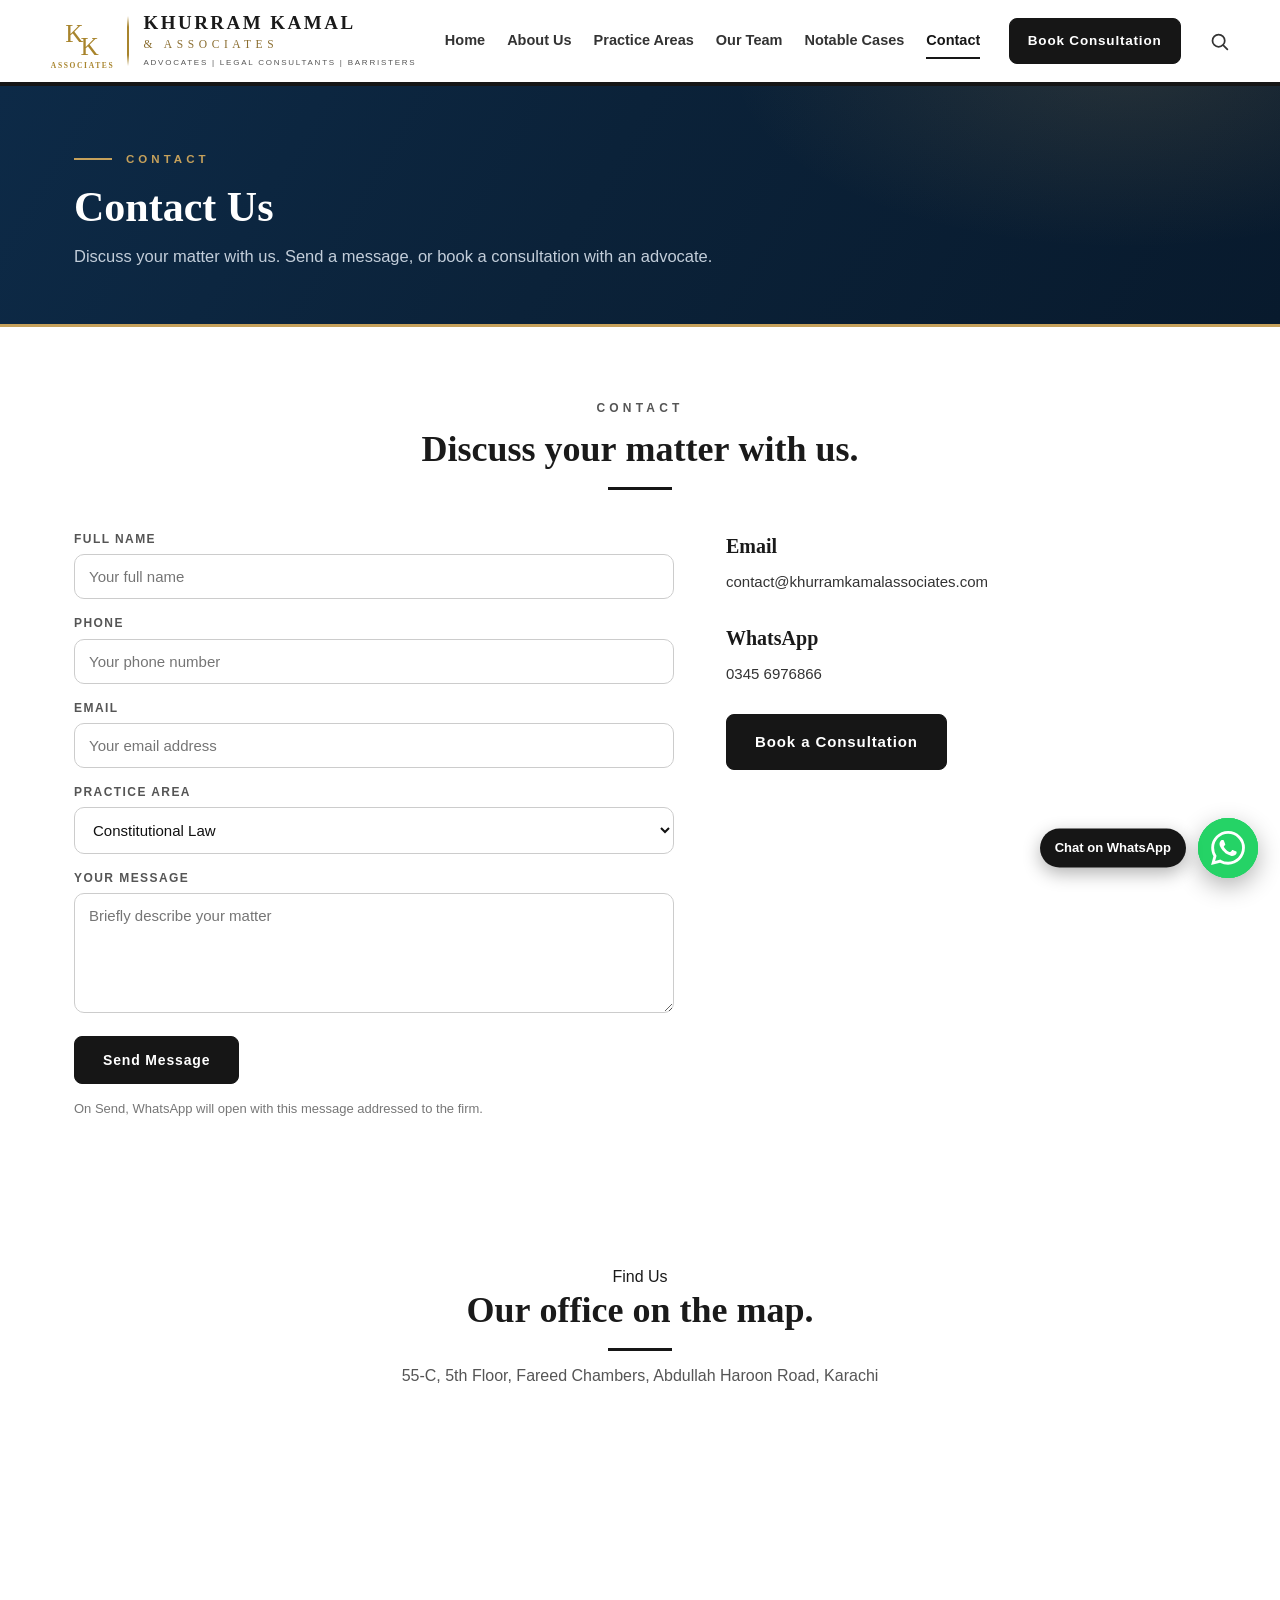
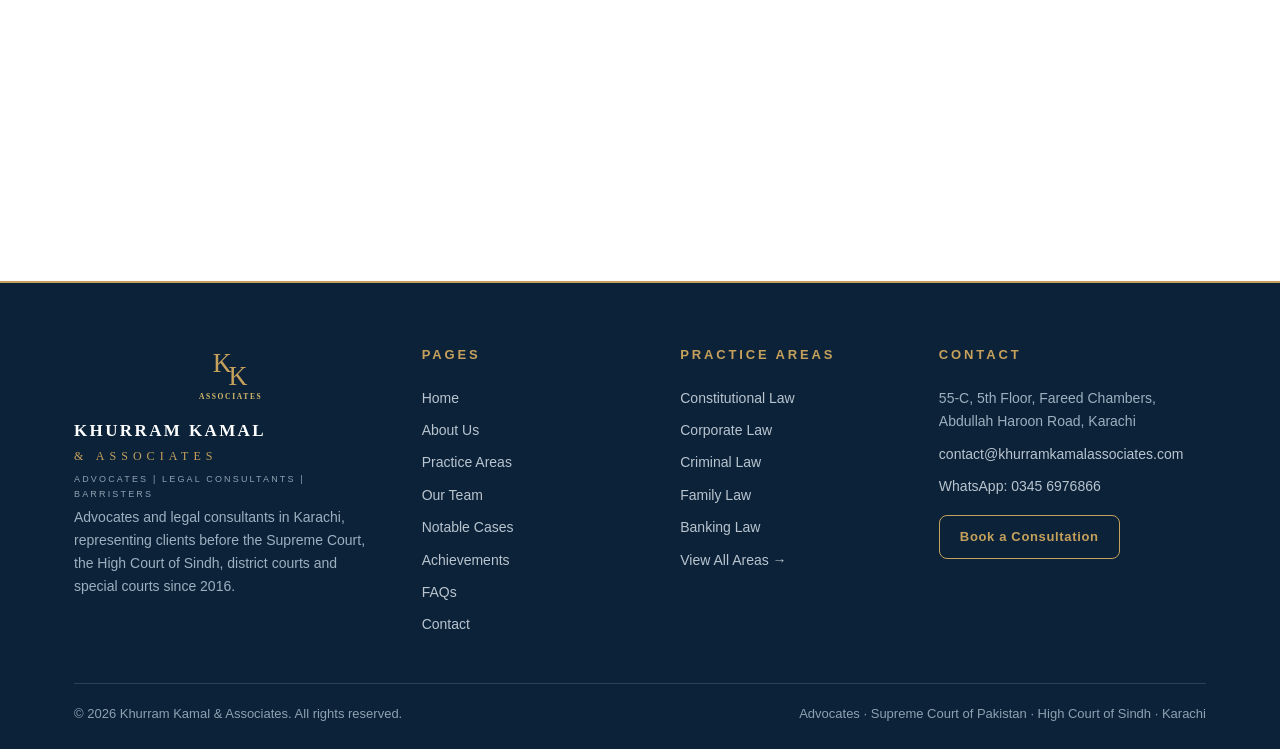
<file: contact.html>
<!DOCTYPE html>
<html lang="en">
<head>
<meta charset="UTF-8">
<meta name="viewport" content="width=device-width, initial-scale=1.0">
<link rel="icon" type="image/png" href="/favicon.png">
<link rel="shortcut icon" href="/favicon.ico">
<link rel="apple-touch-icon" href="/apple-touch-icon.png">
<title>Contact | Khurram Kamal & Associates</title>
<link rel="canonical" href="https://khurramkamalassociates.com/contact.html">
<meta property="og:url" content="https://khurramkamalassociates.com/contact.html">
<meta name="description" content="Contact Khurram Kamal & Associates at Fareed Chambers, Abdullah Haroon Road, Karachi. Email contact@khurramkamalassociates.com or WhatsApp 0345 6976866.">
<meta property="og:type" content="website">
<meta property="og:title" content="Contact | Khurram Kamal & Associates">
<meta property="og:description" content="Contact Khurram Kamal & Associates at Fareed Chambers, Abdullah Haroon Road, Karachi. Email contact@khurramkamalassociates.com or WhatsApp 0345 6976866.">
<meta name="twitter:card" content="summary">
<meta name="twitter:title" content="Contact | Khurram Kamal & Associates">
<meta name="twitter:description" content="Contact Khurram Kamal & Associates at Fareed Chambers, Abdullah Haroon Road, Karachi. Email contact@khurramkamalassociates.com or WhatsApp 0345 6976866.">

  <link rel="stylesheet" href="styles.css">
</head>
<body>

<header>
  <div class="wrap head">
    <a class="brand" href="index.html" style="flex-shrink:0">
      <div class="logo-stack"><div class="logo-mark" aria-hidden="true"><svg viewBox="0 0 64 64" fill="none" aria-hidden="true"><text x="23" y="38" text-anchor="middle" font-family="Georgia, 'Times New Roman', serif" font-size="30" fill="#A8842C">K</text><text x="41" y="53" text-anchor="middle" font-family="Georgia, 'Times New Roman', serif" font-size="30" fill="#A8842C">K</text></svg></div><div class="logo-sub">ASSOCIATES</div></div>
      <div class="brand-sep" aria-hidden="true"></div>
      <div><div class="bname">KHURRAM KAMAL</div><div class="band">&amp; ASSOCIATES</div><div class="bsub">ADVOCATES | LEGAL CONSULTANTS | BARRISTERS</div></div>
    </a>
    <nav id="mainNav">
      <a href="index.html">Home</a>
      <a href="about.html">About Us</a>
      <a href="practice-areas.html">Practice Areas</a>
      <a href="team.html">Our Team</a>
      <a href="cases.html">Notable Cases</a>
      <a href="contact.html" class="active">Contact</a>
      <a class="nav-cta" href="book-consultation.html">Book Consultation</a>
    </nav>
    <a class="btn black" href="book-consultation.html">Book Consultation</a>
    <a class="search-ico-h" href="practice-areas.html" aria-label="Search practice areas"><svg viewBox="0 0 24 24" fill="none" stroke="currentColor" stroke-width="2" stroke-linecap="round" aria-hidden="true"><circle cx="11" cy="11" r="7"/><path d="M21 21l-4.3-4.3"/></svg></a>
    <button class="menu-btn" id="menuBtn" type="button" aria-label="Open menu" aria-expanded="false"><span></span><span></span><span></span></button>
  </div>
</header>

<main id="top">
  <div class="page-hero">
    <div class="wrap">
      <div class="ph-kicker">Contact</div>
      <h1>Contact Us</h1>
      <p>Discuss your matter with us. Send a message, or book a consultation with an advocate.</p>
    </div>
  </div>
<section id="contact">
    <div class="wrap">
      <div class="sec-head">
        <div class="eyebrow">Contact</div>
        <h2>Discuss your matter with us.</h2>
      </div>
      <div class="contact-grid">
        <form class="contact-form" id="contactForm">
          <div>
            <label for="f-name">Full Name</label>
            <input id="f-name" type="text" name="name" placeholder="Your full name" required>
          </div>
          <div>
            <label for="f-phone">Phone</label>
            <input id="f-phone" type="tel" name="phone" placeholder="Your phone number" required>
          </div>
          <div>
            <label for="f-email">Email</label>
            <input id="f-email" type="email" name="email" placeholder="Your email address" required>
          </div>
          <div>
            <label for="f-area">Practice Area</label>
            <select id="f-area" name="area">
              <option>Constitutional Law</option>
              <option>Corporate Law</option>
              <option>White Collar Crimes</option>
              <option>Cybercrime</option>
              <option>Financial Crimes</option>
              <option>Criminal Law</option>
              <option>Civil Law</option>
              <option>Family Law</option>
              <option>Intellectual Property</option>
              <option>Banking Law</option>
              <option>Pharmaceutical Law</option>
              <option>Customs and Taxation Law</option>
              <option>Commercial Law</option>
              <option>Service Law</option>
              <option>Other</option>
            </select>
          </div>
          <div>
            <label for="f-msg">Your Message</label>
            <textarea id="f-msg" name="message" placeholder="Briefly describe your matter" required></textarea>
          </div>
          <div>
            <button class="btn black" type="submit">Send Message</button>
          </div>
          <p class="form-note" id="formNote">On Send, WhatsApp will open with this message addressed to the firm.</p>
        </form>
        <div class="contact-info">
          <h3>Email</h3>
          <p><a href="mailto:contact@khurramkamalassociates.com">contact@khurramkamalassociates.com</a></p>
          <h3 style="margin-top:28px;">WhatsApp</h3>
          <p><a href="https://wa.me/923456976866" target="_blank" rel="noopener">0345 6976866</a></p>
          <p style="margin-top:28px;"><a class="btn black" href="book-consultation.html">Book a Consultation</a></p>
        </div>
      </div>
    </div>
  </section>

  <section id="map">
    <div class="wrap">
      <div class="sec-head">
        <div class="kicker">Find Us</div>
        <h2>Our office on the map.</h2>
        <p>55-C, 5th Floor, Fareed Chambers, Abdullah Haroon Road, Karachi</p>
      </div>
      <iframe title="Khurram Kamal &amp; Associates office location map" src="https://www.google.com/maps?q=Fareed%20Chambers%2C%20Abdullah%20Haroon%20Road%2C%20Karachi%2C%20Pakistan&amp;output=embed" style="width:100%;height:380px;border:0;border-radius:14px;display:block" loading="lazy" referrerpolicy="no-referrer-when-downgrade" allowfullscreen></iframe>
    </div>
  </section>

</main>

<footer>
  <div class="wrap">
    <div class="fgrid">
      <div class="fcol fbrand">
        <div class="fstack"><div class="fmark" aria-hidden="true"><svg viewBox="0 0 64 64" fill="none" aria-hidden="true"><text x="23" y="38" text-anchor="middle" font-family="Georgia, 'Times New Roman', serif" font-size="30" fill="#C6A15B">K</text><text x="41" y="53" text-anchor="middle" font-family="Georgia, 'Times New Roman', serif" font-size="30" fill="#C6A15B">K</text></svg></div><div class="fsub">ASSOCIATES</div></div>
        <div class="fname">KHURRAM KAMAL</div>
        <div class="fname2">&amp; ASSOCIATES</div>
        <div class="fsub">ADVOCATES | LEGAL CONSULTANTS | BARRISTERS</div>
        <p class="fdesc">Advocates and legal consultants in Karachi, representing clients before the Supreme Court, the High Court of Sindh, district courts and special courts since 2016.</p>
      </div>
      <div class="fcol">
        <h4>Pages</h4>
        <a href="index.html">Home</a>
        <a href="about.html">About Us</a>
        <a href="practice-areas.html">Practice Areas</a>
        <a href="team.html">Our Team</a>
        <a href="cases.html">Notable Cases</a>
        <a href="about.html#achievements">Achievements</a>
        <a href="book-consultation.html#faq">FAQs</a>
        <a href="contact.html">Contact</a>
      </div>
      <div class="fcol">
        <h4>Practice Areas</h4>
        <a href="practice-areas.html">Constitutional Law</a>
        <a href="practice-areas.html">Corporate Law</a>
        <a href="practice-areas.html">Criminal Law</a>
        <a href="practice-areas.html">Family Law</a>
        <a href="practice-areas.html">Banking Law</a>
        <a href="practice-areas.html">View All Areas →</a>
      </div>
      <div class="fcol">
        <h4>Contact</h4>
        <p>55-C, 5th Floor, Fareed Chambers, Abdullah Haroon Road, Karachi</p>
        <a href="mailto:contact@khurramkamalassociates.com">contact@khurramkamalassociates.com</a>
        <a href="https://wa.me/923456976866" target="_blank" rel="noopener">WhatsApp: 0345 6976866</a>
        <a class="fbtn" href="book-consultation.html">Book a Consultation</a>
      </div>
    </div>
    <div class="fbar">
      <span>© 2026 Khurram Kamal &amp; Associates. All rights reserved.</span>
      <span>Advocates · Supreme Court of Pakistan · High Court of Sindh · Karachi</span>
    </div>
  </div>
</footer>

<!-- Floating WhatsApp chat button -->
<a class="wa-float" href="https://wa.me/923456976866?text=Hello%20Khurram%20Kamal%20Associates%2C%20I%20would%20like%20to%20discuss%20a%20legal%20matter." target="_blank" rel="noopener" aria-label="Chat on WhatsApp">
  <span class="wa-label">Chat on WhatsApp</span>
  <svg viewBox="0 0 24 24" aria-hidden="true"><path d="M17.472 14.382c-.297-.149-1.758-.867-2.03-.967-.273-.099-.471-.148-.67.15-.197.297-.767.966-.94 1.164-.173.199-.347.223-.644.075-.297-.15-1.255-.463-2.39-1.475-.883-.788-1.48-1.761-1.653-2.059-.173-.297-.018-.458.13-.606.134-.133.298-.347.446-.52.149-.174.198-.298.298-.497.099-.198.05-.371-.025-.52-.075-.149-.669-1.612-.916-2.207-.242-.579-.487-.5-.669-.51-.173-.008-.371-.01-.57-.01-.198 0-.52.074-.792.372-.272.297-1.04 1.016-1.04 2.479 0 1.462 1.065 2.875 1.213 3.074.149.198 2.096 3.2 5.077 4.487.709.306 1.262.489 1.694.625.712.227 1.36.195 1.871.118.571-.085 1.758-.719 2.006-1.413.248-.694.248-1.289.173-1.413-.074-.124-.272-.198-.57-.347m-5.421 7.403h-.004a9.87 9.87 0 01-5.031-1.378l-.361-.214-3.741.982.998-3.648-.235-.374a9.86 9.86 0 01-1.51-5.26c.001-5.45 4.436-9.884 9.888-9.884 2.64 0 5.122 1.03 6.988 2.898a9.825 9.825 0 012.893 6.994c-.003 5.45-4.437 9.884-9.885 9.884m8.413-18.297A11.815 11.815 0 0012.05 0C5.495 0 .16 5.335.157 11.892c0 2.096.547 4.142 1.588 5.945L.057 24l6.305-1.654a11.882 11.882 0 005.683 1.448h.005c6.554 0 11.89-5.335 11.893-11.893a11.821 11.821 0 00-3.48-8.413z"/></svg>
</a>

<script src="scripts.js"></script>
</body>
</html>
</file>
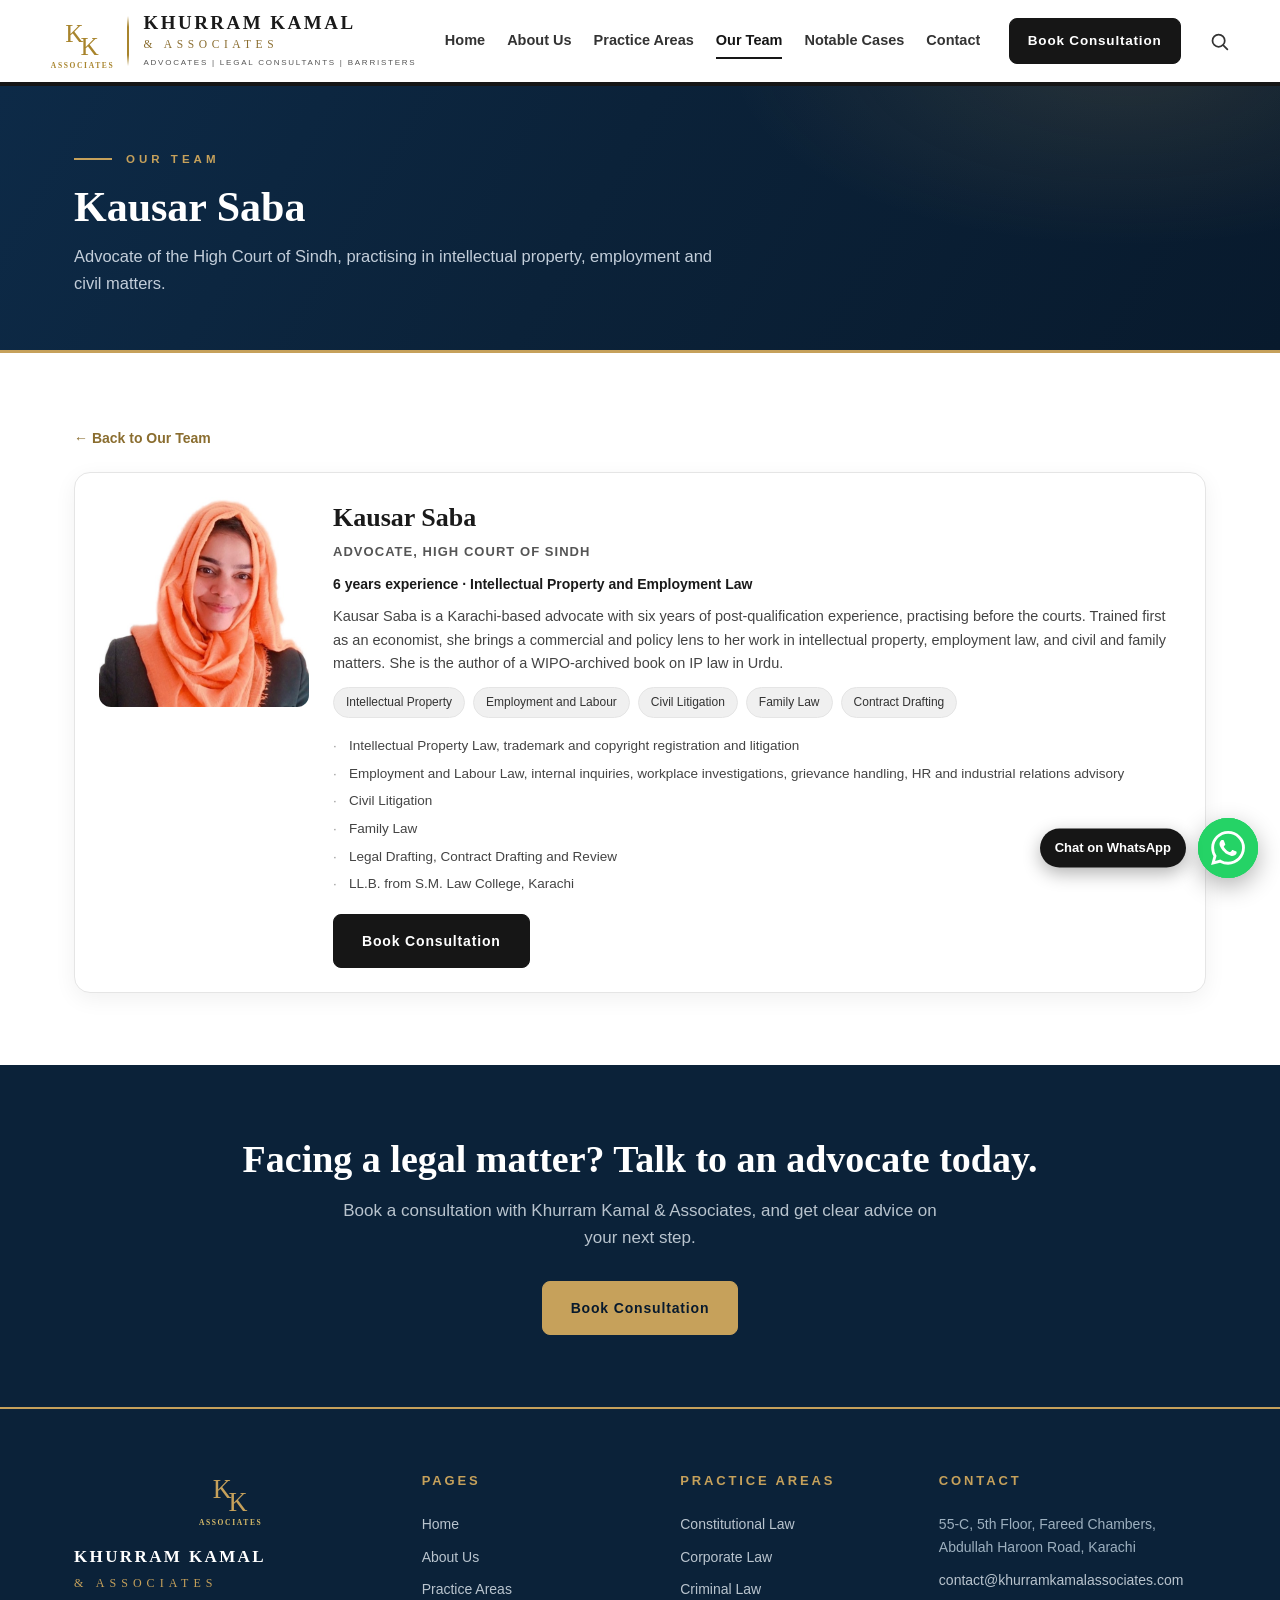
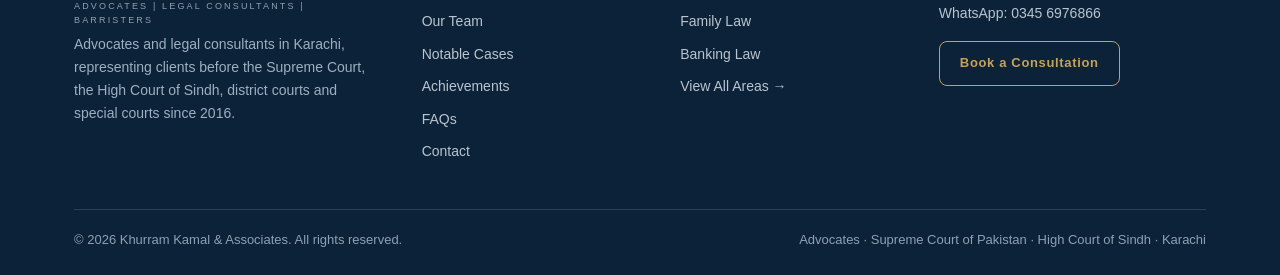
<file: kausar-saba.html>
<!DOCTYPE html>
<html lang="en">
<head>
<meta charset="UTF-8">
<meta name="viewport" content="width=device-width, initial-scale=1.0">
<link rel="icon" type="image/png" href="/favicon.png">
<link rel="shortcut icon" href="/favicon.ico">
<link rel="apple-touch-icon" href="/apple-touch-icon.png">
<title>Kausar Saba | Khurram Kamal & Associates</title>
<link rel="canonical" href="https://khurramkamalassociates.com/kausar-saba.html">
<meta property="og:url" content="https://khurramkamalassociates.com/kausar-saba.html">
<meta name="description" content="Advocate of the High Court of Sindh, practising in intellectual property, employment and civil matters.">
<meta property="og:type" content="website">
<meta property="og:title" content="Kausar Saba | Khurram Kamal & Associates">
<meta property="og:description" content="Advocate of the High Court of Sindh, practising in intellectual property, employment and civil matters.">
<meta name="twitter:card" content="summary">
<meta name="twitter:title" content="Kausar Saba | Khurram Kamal & Associates">
<meta name="twitter:description" content="Advocate of the High Court of Sindh, practising in intellectual property, employment and civil matters.">

  <link rel="stylesheet" href="styles.css">
<script type="application/ld+json">
{
  "@context": "https://schema.org",
  "@type": "Person",
  "name": "Kausar Saba",
  "jobTitle": "Advocate, High Court of Sindh",
  "description": "Advocate, High Court of Sindh, with six years of post-qualification experience, practising in intellectual property, employment and civil matters.",
  "url": "https://khurramkamalassociates.com/kausar-saba.html",
  "image": "https://khurramkamalassociates.com/images/kausar-saba-sq.jpg",
  "worksFor": {
    "@type": "Attorney",
    "name": "Khurram Kamal & Associates",
    "url": "https://khurramkamalassociates.com/"
  },
  "address": {
    "@type": "PostalAddress",
    "streetAddress": "55-C, 5th Floor, Fareed Chambers, Abdullah Haroon Road",
    "addressLocality": "Karachi",
    "postalCode": "75620",
    "addressCountry": "PK"
  },
  "alumniOf": [
    {
      "@type": "EducationalOrganization",
      "name": "S.M. Law College, Karachi"
    }
  ],
  "knowsAbout": [
    "Intellectual Property Law",
    "Employment and Labour Law",
    "Civil Law",
    "Legal Drafting"
  ]
}
</script>
</head>
<body>

<header>
  <div class="wrap head">
    <a class="brand" href="index.html" style="flex-shrink:0">
      <div class="logo-stack"><div class="logo-mark" aria-hidden="true"><svg viewBox="0 0 64 64" fill="none" aria-hidden="true"><text x="23" y="38" text-anchor="middle" font-family="Georgia, 'Times New Roman', serif" font-size="30" fill="#A8842C">K</text><text x="41" y="53" text-anchor="middle" font-family="Georgia, 'Times New Roman', serif" font-size="30" fill="#A8842C">K</text></svg></div><div class="logo-sub">ASSOCIATES</div></div>
      <div class="brand-sep" aria-hidden="true"></div>
      <div><div class="bname">KHURRAM KAMAL</div><div class="band">&amp; ASSOCIATES</div><div class="bsub">ADVOCATES | LEGAL CONSULTANTS | BARRISTERS</div></div>
    </a>
    <nav id="mainNav">
      <a href="index.html">Home</a>
      <a href="about.html">About Us</a>
      <a href="practice-areas.html">Practice Areas</a>
      <a href="team.html" class="active">Our Team</a>
      <a href="cases.html">Notable Cases</a>
      <a href="contact.html">Contact</a>
      <a class="nav-cta" href="book-consultation.html">Book Consultation</a>
    </nav>
    <a class="btn black" href="book-consultation.html">Book Consultation</a>
    <a class="search-ico-h" href="practice-areas.html" aria-label="Search practice areas"><svg viewBox="0 0 24 24" fill="none" stroke="currentColor" stroke-width="2" stroke-linecap="round" aria-hidden="true"><circle cx="11" cy="11" r="7"/><path d="M21 21l-4.3-4.3"/></svg></a>
    <button class="menu-btn" id="menuBtn" type="button" aria-label="Open menu" aria-expanded="false"><span></span><span></span><span></span></button>
  </div>
</header>

<main id="top">
  <div class="page-hero">
    <div class="wrap">
      <div class="ph-kicker">Our Team</div>
      <h1>Kausar Saba</h1>
      <p>Advocate of the High Court of Sindh, practising in intellectual property, employment and civil matters.</p>
    </div>
  </div>
  <section>
    <div class="wrap">
      <a class="back-link" href="team.html">← Back to Our Team</a>
      <div class="lawyers">
<article class="lawyer">
          <img class="photo" src="images/kausar-saba-sq.jpg" alt="Kausar Saba, Advocate of the High Court of Sindh" decoding="async">
          <div class="info">
            <h3>Kausar Saba</h3>
            <div class="title">Advocate, High Court of Sindh</div>
            <div class="exp">6 years experience · Intellectual Property and Employment Law</div>
            <p class="bio">Kausar Saba is a Karachi-based advocate with six years of post-qualification experience, practising before the courts. Trained first as an economist, she brings a commercial and policy lens to her work in intellectual property, employment law, and civil and family matters. She is the author of a WIPO-archived book on IP law in Urdu.</p>
            <div class="tags"><span class="tag">Intellectual Property</span><span class="tag">Employment and Labour</span><span class="tag">Civil Litigation</span><span class="tag">Family Law</span><span class="tag">Contract Drafting</span></div>
            <ul>
              <li>Intellectual Property Law, trademark and copyright registration and litigation</li>
              <li>Employment and Labour Law, internal inquiries, workplace investigations, grievance handling, HR and industrial relations advisory</li>
              <li>Civil Litigation</li>
              <li>Family Law</li>
              <li>Legal Drafting, Contract Drafting and Review</li>
              <li>LL.B. from S.M. Law College, Karachi</li>
            </ul>
            <a class="btn black" href="book-consultation.html?lawyer=Kausar%20Saba">Book Consultation</a>
          </div>
        </article>
      </div>
    </div>
  </section>
<section class="dark cta-banner">
    <div class="wrap">
      <h2>Facing a legal matter? Talk to an advocate today.</h2>
      <p>Book a consultation with Khurram Kamal &amp; Associates, and get clear advice on your next step.</p>
      <a class="btn white" href="book-consultation.html">Book Consultation</a>
    </div>
  </section>

</main>

<footer>
  <div class="wrap">
    <div class="fgrid">
      <div class="fcol fbrand">
        <div class="fstack"><div class="fmark" aria-hidden="true"><svg viewBox="0 0 64 64" fill="none" aria-hidden="true"><text x="23" y="38" text-anchor="middle" font-family="Georgia, 'Times New Roman', serif" font-size="30" fill="#C6A15B">K</text><text x="41" y="53" text-anchor="middle" font-family="Georgia, 'Times New Roman', serif" font-size="30" fill="#C6A15B">K</text></svg></div><div class="fsub">ASSOCIATES</div></div>
        <div class="fname">KHURRAM KAMAL</div>
        <div class="fname2">&amp; ASSOCIATES</div>
        <div class="fsub">ADVOCATES | LEGAL CONSULTANTS | BARRISTERS</div>
        <p class="fdesc">Advocates and legal consultants in Karachi, representing clients before the Supreme Court, the High Court of Sindh, district courts and special courts since 2016.</p>
      </div>
      <div class="fcol">
        <h4>Pages</h4>
        <a href="index.html">Home</a>
        <a href="about.html">About Us</a>
        <a href="practice-areas.html">Practice Areas</a>
        <a href="team.html">Our Team</a>
        <a href="cases.html">Notable Cases</a>
        <a href="about.html#achievements">Achievements</a>
        <a href="book-consultation.html#faq">FAQs</a>
        <a href="contact.html">Contact</a>
      </div>
      <div class="fcol">
        <h4>Practice Areas</h4>
        <a href="practice-areas.html">Constitutional Law</a>
        <a href="practice-areas.html">Corporate Law</a>
        <a href="practice-areas.html">Criminal Law</a>
        <a href="practice-areas.html">Family Law</a>
        <a href="practice-areas.html">Banking Law</a>
        <a href="practice-areas.html">View All Areas →</a>
      </div>
      <div class="fcol">
        <h4>Contact</h4>
        <p>55-C, 5th Floor, Fareed Chambers, Abdullah Haroon Road, Karachi</p>
        <a href="mailto:contact@khurramkamalassociates.com">contact@khurramkamalassociates.com</a>
        <a href="https://wa.me/923456976866" target="_blank" rel="noopener">WhatsApp: 0345 6976866</a>
        <a class="fbtn" href="book-consultation.html">Book a Consultation</a>
      </div>
    </div>
    <div class="fbar">
      <span>© 2026 Khurram Kamal &amp; Associates. All rights reserved.</span>
      <span>Advocates · Supreme Court of Pakistan · High Court of Sindh · Karachi</span>
    </div>
  </div>
</footer>

<!-- Floating WhatsApp chat button -->
<a class="wa-float" href="https://wa.me/923456976866?text=Hello%20Khurram%20Kamal%20Associates%2C%20I%20would%20like%20to%20discuss%20a%20legal%20matter." target="_blank" rel="noopener" aria-label="Chat on WhatsApp">
  <span class="wa-label">Chat on WhatsApp</span>
  <svg viewBox="0 0 24 24" aria-hidden="true"><path d="M17.472 14.382c-.297-.149-1.758-.867-2.03-.967-.273-.099-.471-.148-.67.15-.197.297-.767.966-.94 1.164-.173.199-.347.223-.644.075-.297-.15-1.255-.463-2.39-1.475-.883-.788-1.48-1.761-1.653-2.059-.173-.297-.018-.458.13-.606.134-.133.298-.347.446-.52.149-.174.198-.298.298-.497.099-.198.05-.371-.025-.52-.075-.149-.669-1.612-.916-2.207-.242-.579-.487-.5-.669-.51-.173-.008-.371-.01-.57-.01-.198 0-.52.074-.792.372-.272.297-1.04 1.016-1.04 2.479 0 1.462 1.065 2.875 1.213 3.074.149.198 2.096 3.2 5.077 4.487.709.306 1.262.489 1.694.625.712.227 1.36.195 1.871.118.571-.085 1.758-.719 2.006-1.413.248-.694.248-1.289.173-1.413-.074-.124-.272-.198-.57-.347m-5.421 7.403h-.004a9.87 9.87 0 01-5.031-1.378l-.361-.214-3.741.982.998-3.648-.235-.374a9.86 9.86 0 01-1.51-5.26c.001-5.45 4.436-9.884 9.888-9.884 2.64 0 5.122 1.03 6.988 2.898a9.825 9.825 0 012.893 6.994c-.003 5.45-4.437 9.884-9.885 9.884m8.413-18.297A11.815 11.815 0 0012.05 0C5.495 0 .16 5.335.157 11.892c0 2.096.547 4.142 1.588 5.945L.057 24l6.305-1.654a11.882 11.882 0 005.683 1.448h.005c6.554 0 11.89-5.335 11.893-11.893a11.821 11.821 0 00-3.48-8.413z"/></svg>
</a>

<script src="scripts.js"></script>
</body>
</html>
</file>
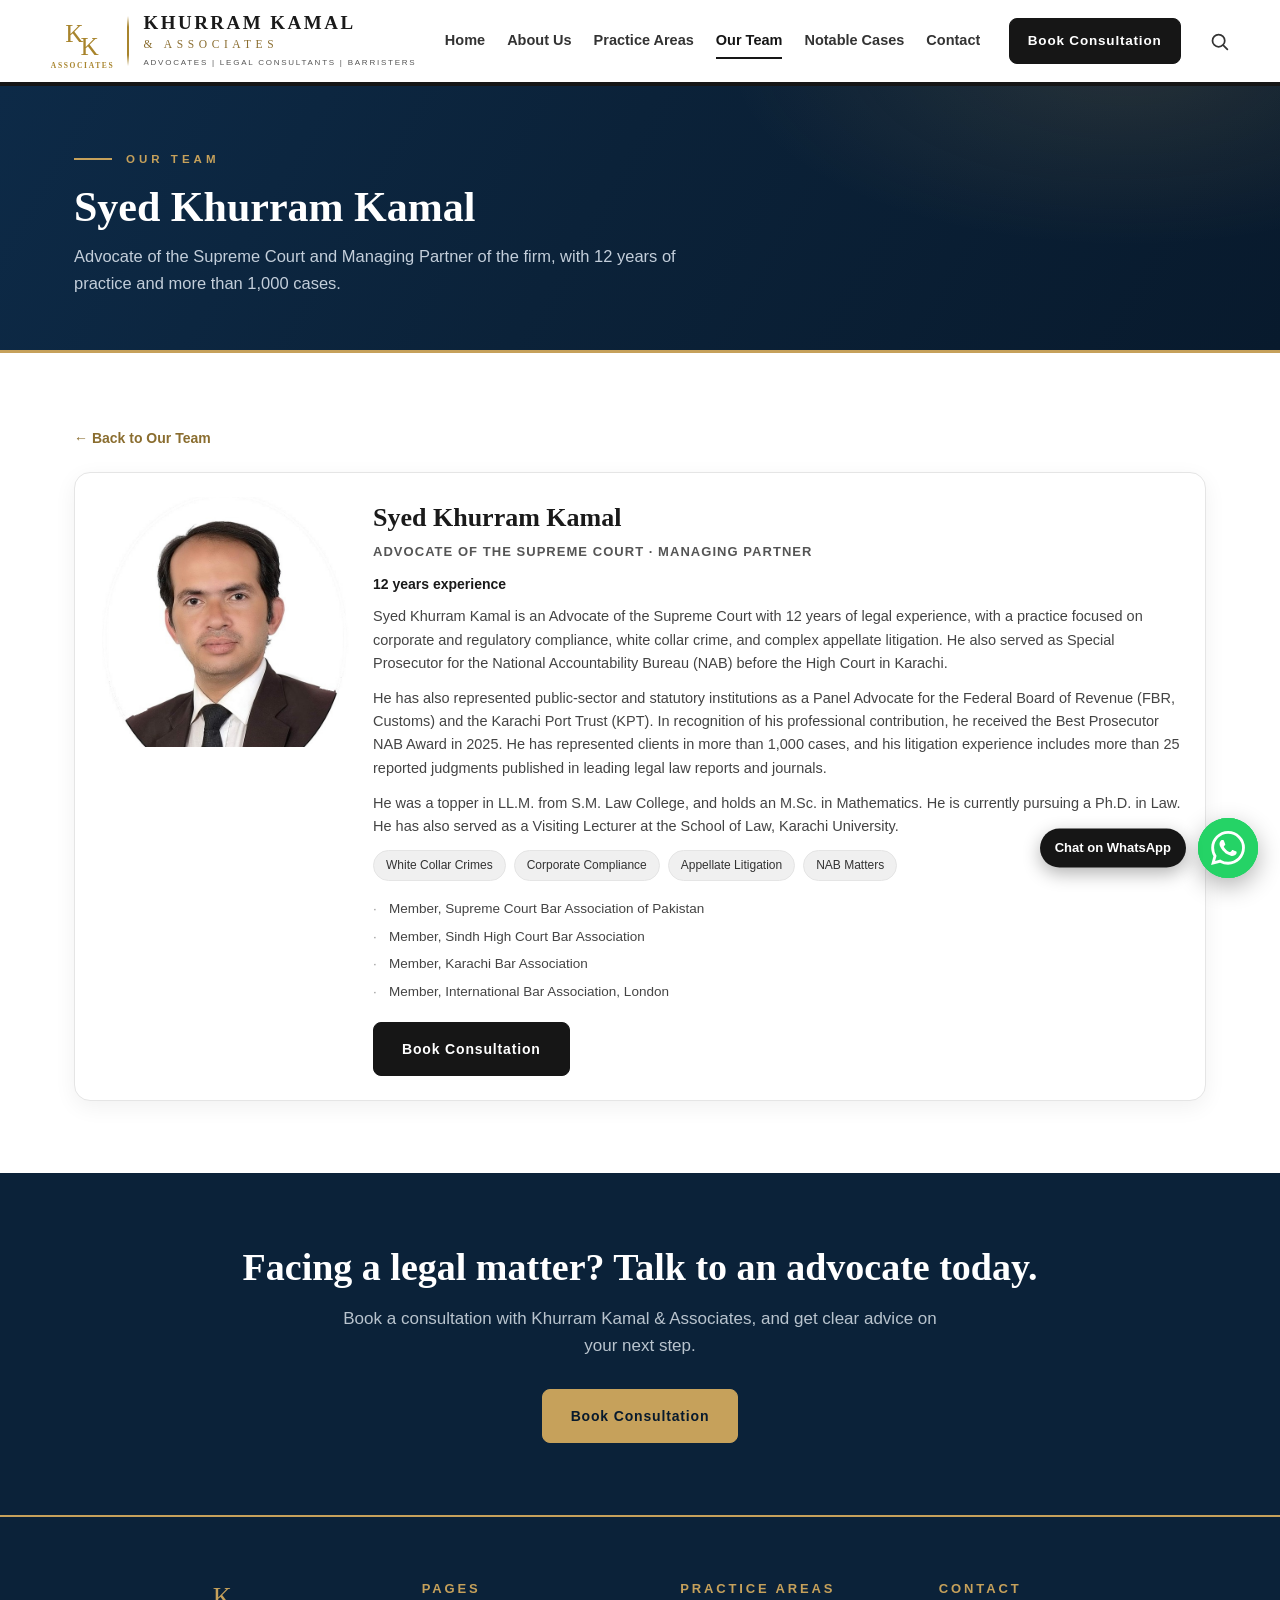
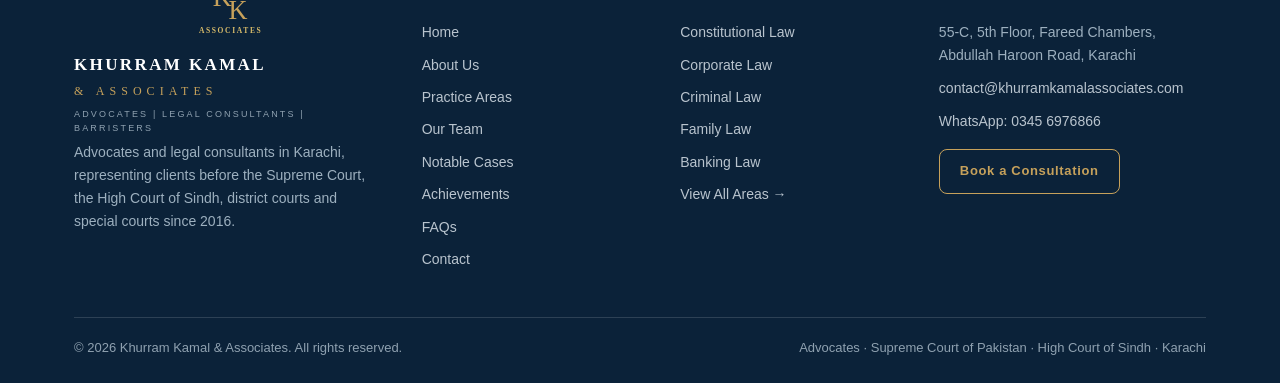
<file: khurram-kamal.html>
<!DOCTYPE html>
<html lang="en">
<head>
<meta charset="UTF-8">
<meta name="viewport" content="width=device-width, initial-scale=1.0">
<link rel="icon" type="image/png" href="/favicon.png">
<link rel="shortcut icon" href="/favicon.ico">
<link rel="apple-touch-icon" href="/apple-touch-icon.png">
<title>Syed Khurram Kamal | Khurram Kamal & Associates</title>
<link rel="canonical" href="https://khurramkamalassociates.com/khurram-kamal.html">
<meta property="og:url" content="https://khurramkamalassociates.com/khurram-kamal.html">
<meta name="description" content="Advocate of the Supreme Court and Managing Partner of the firm, with 12 years of practice and more than 1,000 cases.">
<meta property="og:type" content="website">
<meta property="og:title" content="Syed Khurram Kamal | Khurram Kamal & Associates">
<meta property="og:description" content="Advocate of the Supreme Court and Managing Partner of the firm, with 12 years of practice and more than 1,000 cases.">
<meta name="twitter:card" content="summary">
<meta name="twitter:title" content="Syed Khurram Kamal | Khurram Kamal & Associates">
<meta name="twitter:description" content="Advocate of the Supreme Court and Managing Partner of the firm, with 12 years of practice and more than 1,000 cases.">

  <link rel="stylesheet" href="styles.css">
<script type="application/ld+json">
{
  "@context": "https://schema.org",
  "@type": "Person",
  "name": "Syed Khurram Kamal",
  "jobTitle": "Advocate of the Supreme Court, Managing Partner",
  "description": "Advocate of the Supreme Court and Managing Partner of Khurram Kamal & Associates, with 12 years of practice and more than 1,000 cases. His practice is focused on corporate and regulatory compliance, white collar crime and complex appellate litigation.",
  "url": "https://khurramkamalassociates.com/khurram-kamal.html",
  "image": "https://khurramkamalassociates.com/images/khurram-kamal-sq.jpg",
  "worksFor": {
    "@type": "Attorney",
    "name": "Khurram Kamal & Associates",
    "url": "https://khurramkamalassociates.com/"
  },
  "address": {
    "@type": "PostalAddress",
    "streetAddress": "55-C, 5th Floor, Fareed Chambers, Abdullah Haroon Road",
    "addressLocality": "Karachi",
    "postalCode": "75620",
    "addressCountry": "PK"
  },
  "alumniOf": [
    {
      "@type": "EducationalOrganization",
      "name": "S.M. Law College"
    }
  ],
  "knowsAbout": [
    "Constitutional Law",
    "Corporate Law",
    "White Collar Crimes",
    "Appellate Litigation",
    "Regulatory Compliance"
  ],
  "memberOf": [
    {
      "@type": "Organization",
      "name": "Supreme Court Bar Association of Pakistan"
    },
    {
      "@type": "Organization",
      "name": "Sindh High Court Bar Association"
    },
    {
      "@type": "Organization",
      "name": "Karachi Bar Association"
    },
    {
      "@type": "Organization",
      "name": "International Bar Association, London"
    }
  ]
}
</script>
</head>
<body>

<header>
  <div class="wrap head">
    <a class="brand" href="index.html" style="flex-shrink:0">
      <div class="logo-stack"><div class="logo-mark" aria-hidden="true"><svg viewBox="0 0 64 64" fill="none" aria-hidden="true"><text x="23" y="38" text-anchor="middle" font-family="Georgia, 'Times New Roman', serif" font-size="30" fill="#A8842C">K</text><text x="41" y="53" text-anchor="middle" font-family="Georgia, 'Times New Roman', serif" font-size="30" fill="#A8842C">K</text></svg></div><div class="logo-sub">ASSOCIATES</div></div>
      <div class="brand-sep" aria-hidden="true"></div>
      <div><div class="bname">KHURRAM KAMAL</div><div class="band">&amp; ASSOCIATES</div><div class="bsub">ADVOCATES | LEGAL CONSULTANTS | BARRISTERS</div></div>
    </a>
    <nav id="mainNav">
      <a href="index.html">Home</a>
      <a href="about.html">About Us</a>
      <a href="practice-areas.html">Practice Areas</a>
      <a href="team.html" class="active">Our Team</a>
      <a href="cases.html">Notable Cases</a>
      <a href="contact.html">Contact</a>
      <a class="nav-cta" href="book-consultation.html">Book Consultation</a>
    </nav>
    <a class="btn black" href="book-consultation.html">Book Consultation</a>
    <a class="search-ico-h" href="practice-areas.html" aria-label="Search practice areas"><svg viewBox="0 0 24 24" fill="none" stroke="currentColor" stroke-width="2" stroke-linecap="round" aria-hidden="true"><circle cx="11" cy="11" r="7"/><path d="M21 21l-4.3-4.3"/></svg></a>
    <button class="menu-btn" id="menuBtn" type="button" aria-label="Open menu" aria-expanded="false"><span></span><span></span><span></span></button>
  </div>
</header>

<main id="top">
  <div class="page-hero">
    <div class="wrap">
      <div class="ph-kicker">Our Team</div>
      <h1>Syed Khurram Kamal</h1>
      <p>Advocate of the Supreme Court and Managing Partner of the firm, with 12 years of practice and more than 1,000 cases.</p>
    </div>
  </div>
  <section>
    <div class="wrap">
      <a class="back-link" href="team.html">← Back to Our Team</a>
      <div class="lawyers">
<article class="lawyer featured" id="khurram-profile">
          <img class="photo" src="images/khurram-kamal-sq.jpg" alt="Syed Khurram Kamal, Advocate of the Supreme Court" decoding="async">
          <div class="info">
            <h3>Syed Khurram Kamal</h3>
            <div class="title">Advocate of the Supreme Court · Managing Partner</div>
            <div class="exp">12 years experience</div>
            <p class="bio">Syed Khurram Kamal is an Advocate of the Supreme Court with 12 years of legal experience, with a practice focused on corporate and regulatory compliance, white collar crime, and complex appellate litigation. He also served as Special Prosecutor for the National Accountability Bureau (NAB) before the High Court in Karachi.</p>
            <p class="bio">He has also represented public-sector and statutory institutions as a Panel Advocate for the Federal Board of Revenue (FBR, Customs) and the Karachi Port Trust (KPT). In recognition of his professional contribution, he received the Best Prosecutor NAB Award in 2025. He has represented clients in more than 1,000 cases, and his litigation experience includes more than 25 reported judgments published in leading legal law reports and journals.</p>
            <p class="bio">He was a topper in LL.M. from S.M. Law College, and holds an M.Sc. in Mathematics. He is currently pursuing a Ph.D. in Law. He has also served as a Visiting Lecturer at the School of Law, Karachi University.</p>
            <div class="tags"><span class="tag">White Collar Crimes</span><span class="tag">Corporate Compliance</span><span class="tag">Appellate Litigation</span><span class="tag">NAB Matters</span></div>
            <ul>
              <li>Member, Supreme Court Bar Association of Pakistan</li>
              <li>Member, Sindh High Court Bar Association</li>
              <li>Member, Karachi Bar Association</li>
              <li>Member, International Bar Association, London</li>
            </ul>
            <a class="btn black" href="book-consultation.html?lawyer=Syed%20Khurram%20Kamal">Book Consultation</a>
          </div>
        </article>
      </div>
    </div>
  </section>
<section class="dark cta-banner">
    <div class="wrap">
      <h2>Facing a legal matter? Talk to an advocate today.</h2>
      <p>Book a consultation with Khurram Kamal &amp; Associates, and get clear advice on your next step.</p>
      <a class="btn white" href="book-consultation.html">Book Consultation</a>
    </div>
  </section>

</main>

<footer>
  <div class="wrap">
    <div class="fgrid">
      <div class="fcol fbrand">
        <div class="fstack"><div class="fmark" aria-hidden="true"><svg viewBox="0 0 64 64" fill="none" aria-hidden="true"><text x="23" y="38" text-anchor="middle" font-family="Georgia, 'Times New Roman', serif" font-size="30" fill="#C6A15B">K</text><text x="41" y="53" text-anchor="middle" font-family="Georgia, 'Times New Roman', serif" font-size="30" fill="#C6A15B">K</text></svg></div><div class="fsub">ASSOCIATES</div></div>
        <div class="fname">KHURRAM KAMAL</div>
        <div class="fname2">&amp; ASSOCIATES</div>
        <div class="fsub">ADVOCATES | LEGAL CONSULTANTS | BARRISTERS</div>
        <p class="fdesc">Advocates and legal consultants in Karachi, representing clients before the Supreme Court, the High Court of Sindh, district courts and special courts since 2016.</p>
      </div>
      <div class="fcol">
        <h4>Pages</h4>
        <a href="index.html">Home</a>
        <a href="about.html">About Us</a>
        <a href="practice-areas.html">Practice Areas</a>
        <a href="team.html">Our Team</a>
        <a href="cases.html">Notable Cases</a>
        <a href="about.html#achievements">Achievements</a>
        <a href="book-consultation.html#faq">FAQs</a>
        <a href="contact.html">Contact</a>
      </div>
      <div class="fcol">
        <h4>Practice Areas</h4>
        <a href="practice-areas.html">Constitutional Law</a>
        <a href="practice-areas.html">Corporate Law</a>
        <a href="practice-areas.html">Criminal Law</a>
        <a href="practice-areas.html">Family Law</a>
        <a href="practice-areas.html">Banking Law</a>
        <a href="practice-areas.html">View All Areas →</a>
      </div>
      <div class="fcol">
        <h4>Contact</h4>
        <p>55-C, 5th Floor, Fareed Chambers, Abdullah Haroon Road, Karachi</p>
        <a href="mailto:contact@khurramkamalassociates.com">contact@khurramkamalassociates.com</a>
        <a href="https://wa.me/923456976866" target="_blank" rel="noopener">WhatsApp: 0345 6976866</a>
        <a class="fbtn" href="book-consultation.html">Book a Consultation</a>
      </div>
    </div>
    <div class="fbar">
      <span>© 2026 Khurram Kamal &amp; Associates. All rights reserved.</span>
      <span>Advocates · Supreme Court of Pakistan · High Court of Sindh · Karachi</span>
    </div>
  </div>
</footer>

<!-- Floating WhatsApp chat button -->
<a class="wa-float" href="https://wa.me/923456976866?text=Hello%20Khurram%20Kamal%20Associates%2C%20I%20would%20like%20to%20discuss%20a%20legal%20matter." target="_blank" rel="noopener" aria-label="Chat on WhatsApp">
  <span class="wa-label">Chat on WhatsApp</span>
  <svg viewBox="0 0 24 24" aria-hidden="true"><path d="M17.472 14.382c-.297-.149-1.758-.867-2.03-.967-.273-.099-.471-.148-.67.15-.197.297-.767.966-.94 1.164-.173.199-.347.223-.644.075-.297-.15-1.255-.463-2.39-1.475-.883-.788-1.48-1.761-1.653-2.059-.173-.297-.018-.458.13-.606.134-.133.298-.347.446-.52.149-.174.198-.298.298-.497.099-.198.05-.371-.025-.52-.075-.149-.669-1.612-.916-2.207-.242-.579-.487-.5-.669-.51-.173-.008-.371-.01-.57-.01-.198 0-.52.074-.792.372-.272.297-1.04 1.016-1.04 2.479 0 1.462 1.065 2.875 1.213 3.074.149.198 2.096 3.2 5.077 4.487.709.306 1.262.489 1.694.625.712.227 1.36.195 1.871.118.571-.085 1.758-.719 2.006-1.413.248-.694.248-1.289.173-1.413-.074-.124-.272-.198-.57-.347m-5.421 7.403h-.004a9.87 9.87 0 01-5.031-1.378l-.361-.214-3.741.982.998-3.648-.235-.374a9.86 9.86 0 01-1.51-5.26c.001-5.45 4.436-9.884 9.888-9.884 2.64 0 5.122 1.03 6.988 2.898a9.825 9.825 0 012.893 6.994c-.003 5.45-4.437 9.884-9.885 9.884m8.413-18.297A11.815 11.815 0 0012.05 0C5.495 0 .16 5.335.157 11.892c0 2.096.547 4.142 1.588 5.945L.057 24l6.305-1.654a11.882 11.882 0 005.683 1.448h.005c6.554 0 11.89-5.335 11.893-11.893a11.821 11.821 0 00-3.48-8.413z"/></svg>
</a>

<script src="scripts.js"></script>
</body>
</html>
</file>
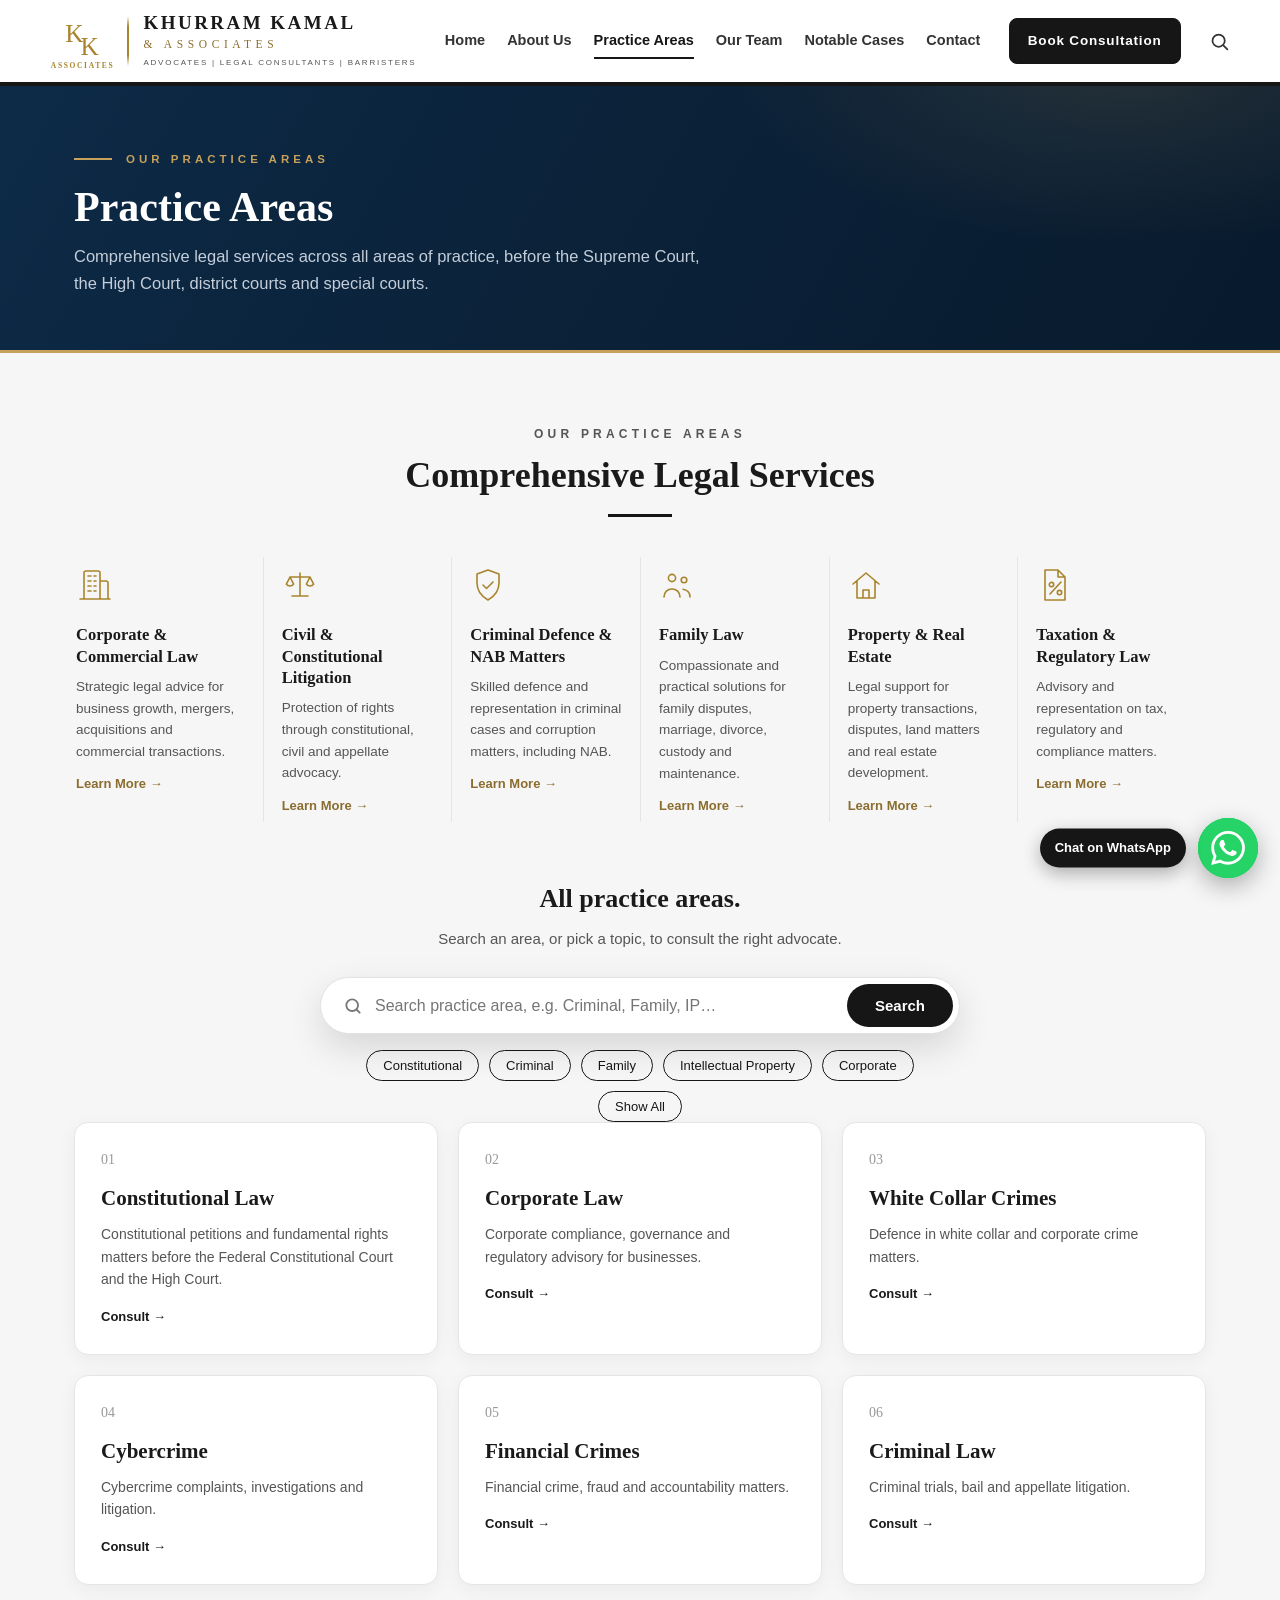
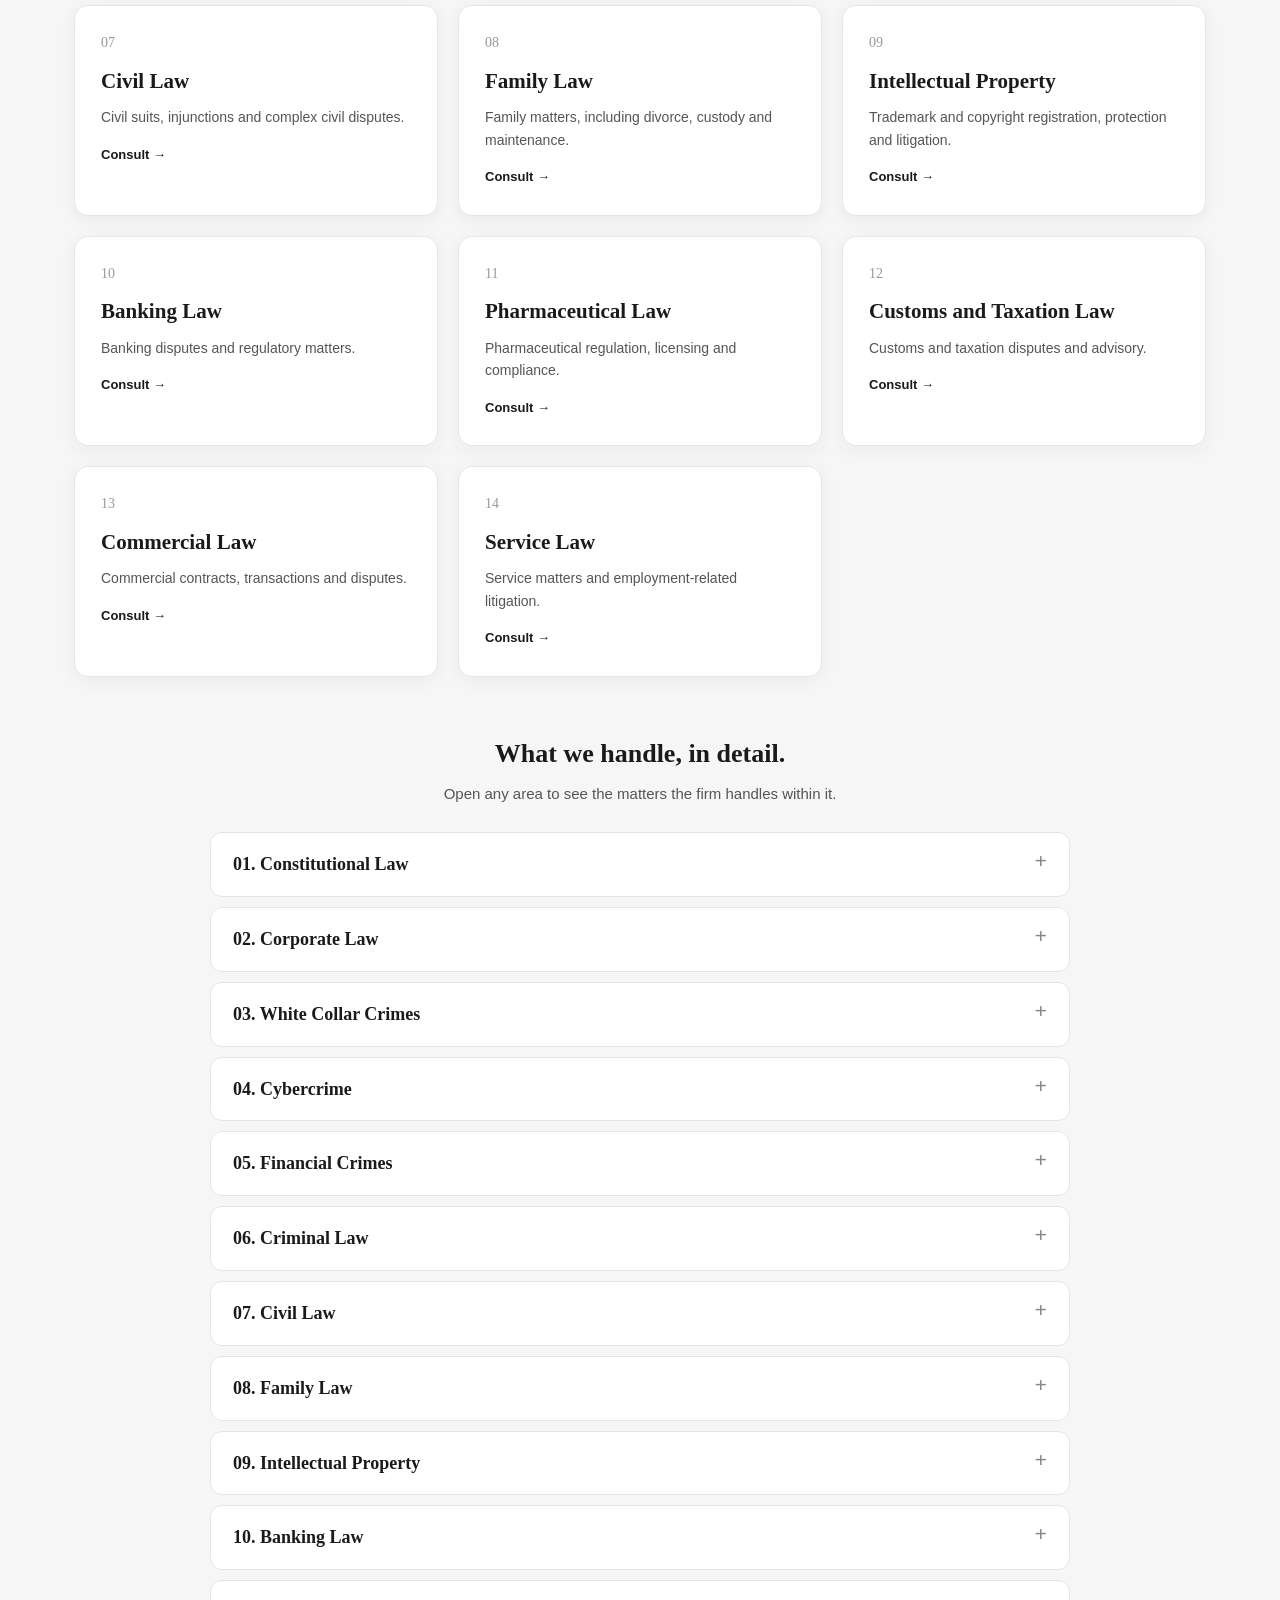
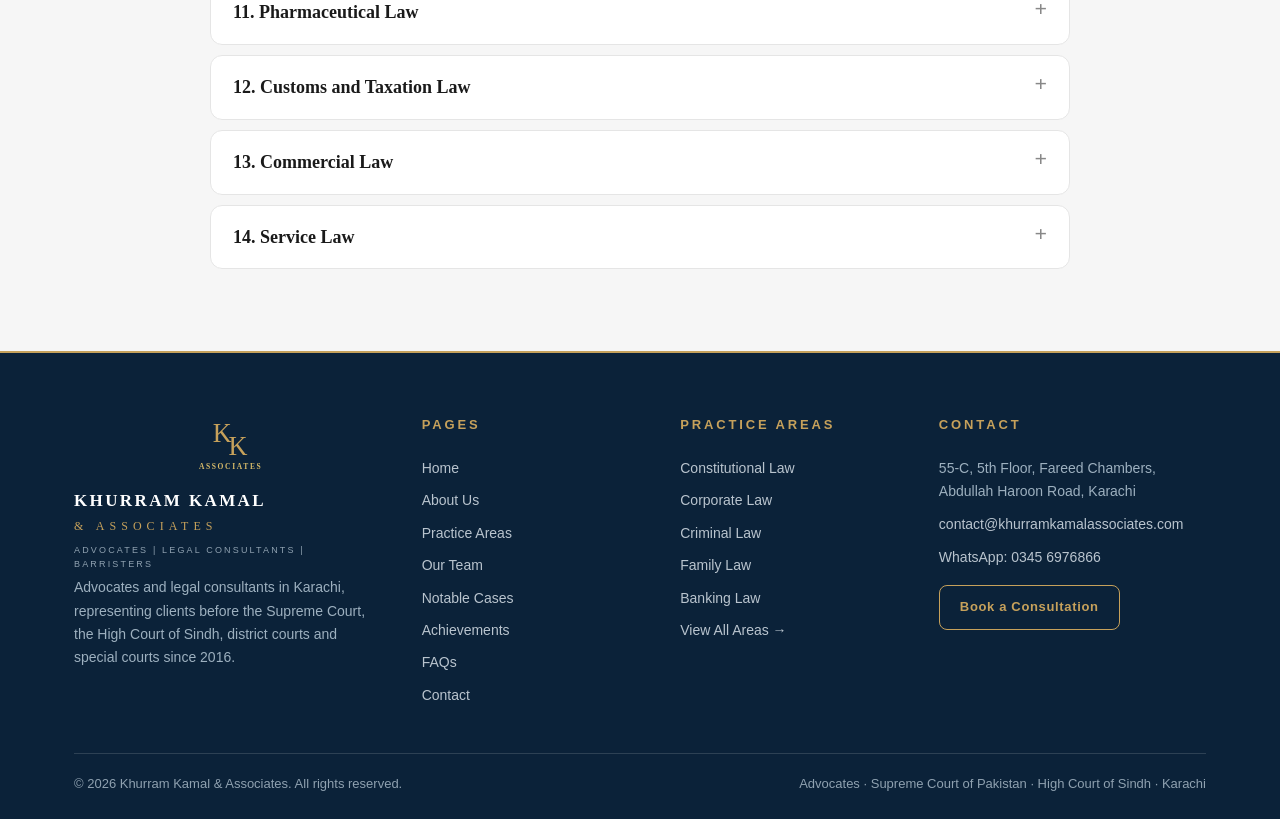
<file: practice-areas.html>
<!DOCTYPE html>
<html lang="en">
<head>
<meta charset="UTF-8">
<meta name="viewport" content="width=device-width, initial-scale=1.0">
<link rel="icon" type="image/png" href="/favicon.png">
<link rel="shortcut icon" href="/favicon.ico">
<link rel="apple-touch-icon" href="/apple-touch-icon.png">
<title>Practice Areas | Khurram Kamal & Associates</title>
<link rel="canonical" href="https://khurramkamalassociates.com/practice-areas.html">
<meta property="og:url" content="https://khurramkamalassociates.com/practice-areas.html">
<meta name="description" content="All practice areas including constitutional, corporate, white collar, criminal, civil, family, intellectual property, banking, customs and taxation law in Karachi.">
<meta property="og:type" content="website">
<meta property="og:title" content="Practice Areas | Khurram Kamal & Associates">
<meta property="og:description" content="All practice areas including constitutional, corporate, white collar, criminal, civil, family, intellectual property, banking, customs and taxation law in Karachi.">
<meta name="twitter:card" content="summary">
<meta name="twitter:title" content="Practice Areas | Khurram Kamal & Associates">
<meta name="twitter:description" content="All practice areas including constitutional, corporate, white collar, criminal, civil, family, intellectual property, banking, customs and taxation law in Karachi.">

  <link rel="stylesheet" href="styles.css">
</head>
<body>

<header>
  <div class="wrap head">
    <a class="brand" href="index.html" style="flex-shrink:0">
      <div class="logo-stack"><div class="logo-mark" aria-hidden="true"><svg viewBox="0 0 64 64" fill="none" aria-hidden="true"><text x="23" y="38" text-anchor="middle" font-family="Georgia, 'Times New Roman', serif" font-size="30" fill="#A8842C">K</text><text x="41" y="53" text-anchor="middle" font-family="Georgia, 'Times New Roman', serif" font-size="30" fill="#A8842C">K</text></svg></div><div class="logo-sub">ASSOCIATES</div></div>
      <div class="brand-sep" aria-hidden="true"></div>
      <div><div class="bname">KHURRAM KAMAL</div><div class="band">&amp; ASSOCIATES</div><div class="bsub">ADVOCATES | LEGAL CONSULTANTS | BARRISTERS</div></div>
    </a>
    <nav id="mainNav">
      <a href="index.html">Home</a>
      <a href="about.html">About Us</a>
      <a href="practice-areas.html" class="active">Practice Areas</a>
      <a href="team.html">Our Team</a>
      <a href="cases.html">Notable Cases</a>
      <a href="contact.html">Contact</a>
      <a class="nav-cta" href="book-consultation.html">Book Consultation</a>
    </nav>
    <a class="btn black" href="book-consultation.html">Book Consultation</a>
    <a class="search-ico-h" href="practice-areas.html" aria-label="Search practice areas"><svg viewBox="0 0 24 24" fill="none" stroke="currentColor" stroke-width="2" stroke-linecap="round" aria-hidden="true"><circle cx="11" cy="11" r="7"/><path d="M21 21l-4.3-4.3"/></svg></a>
    <button class="menu-btn" id="menuBtn" type="button" aria-label="Open menu" aria-expanded="false"><span></span><span></span><span></span></button>
  </div>
</header>

<main id="top">
  <div class="page-hero">
    <div class="wrap">
      <div class="ph-kicker">Our Practice Areas</div>
      <h1>Practice Areas</h1>
      <p>Comprehensive legal services across all areas of practice, before the Supreme Court, the High Court, district courts and special courts.</p>
    </div>
  </div>
<section id="practice" class="grey">
    <div class="wrap">
      <div class="sec-head">
        <div class="eyebrow">Our Practice Areas</div>
        <h2>Comprehensive Legal Services</h2>
      </div>
      <div class="feat-grid">
        <div class="feat"><svg viewBox="0 0 36 36" aria-hidden="true"><path d="M8 32V6a2 2 0 0 1 2-2h12a2 2 0 0 1 2 2v26M24 14h6a2 2 0 0 1 2 2v16M4 32h30M12 9h3M12 14h3M12 19h3M12 24h3M18 24h2M18 19h2M18 14h2M18 9h2"/></svg><h3>Corporate &amp; Commercial Law</h3><p>Strategic legal advice for business growth, mergers, acquisitions and commercial transactions.</p><a href="#practice-details">Learn More →</a></div>
        <div class="feat"><svg viewBox="0 0 36 36" aria-hidden="true"><path d="M18 6v23M10 29h16M18 10H8M18 10h10M8 10l-3.6 7.2a4.6 4.6 0 0 0 7.2 0L8 10zM28 10l-3.6 7.2a4.6 4.6 0 0 0 7.2 0L28 10z"/></svg><h3>Civil &amp; Constitutional Litigation</h3><p>Protection of rights through constitutional, civil and appellate advocacy.</p><a href="#practice-details">Learn More →</a></div>
        <div class="feat"><svg viewBox="0 0 36 36" aria-hidden="true"><path d="M18 3l11 4v9c0 7.5-4.8 13.4-11 17C11.8 29.4 7 23.5 7 16V7l11-4zM13 18l3.5 3.5L23 15"/></svg><h3>Criminal Defence &amp; NAB Matters</h3><p>Skilled defence and representation in criminal cases and corruption matters, including NAB.</p><a href="#practice-details">Learn More →</a></div>
        <div class="feat"><svg viewBox="0 0 36 36" aria-hidden="true"><path d="M13 7.4a3.6 3.6 0 1 1 0 7.2 3.6 3.6 0 0 1 0-7.2zM5 30c0-5 3.6-8 8-8s8 3 8 8M25 10.2a2.8 2.8 0 1 1 0 5.6 2.8 2.8 0 0 1 0-5.6zM24 22.2c4 .5 7 3.4 7 7.8"/></svg><h3>Family Law</h3><p>Compassionate and practical solutions for family disputes, marriage, divorce, custody and maintenance.</p><a href="#practice-details">Learn More →</a></div>
        <div class="feat"><svg viewBox="0 0 36 36" aria-hidden="true"><path d="M5 17L18 6l13 11M9 14v17h18V14M15 31v-8h6v8"/></svg><h3>Property &amp; Real Estate</h3><p>Legal support for property transactions, disputes, land matters and real estate development.</p><a href="#practice-details">Learn More →</a></div>
        <div class="feat"><svg viewBox="0 0 36 36" aria-hidden="true"><path d="M9 3h13l7 7v23H9zM22 3v7h7M15.5 19.8a2.2 2.2 0 1 1 0-4.4 2.2 2.2 0 0 1 0 4.4zM23.5 27.8a2.2 2.2 0 1 1 0-4.4 2.2 2.2 0 0 1 0 4.4zM25 15L14 27"/></svg><h3>Taxation &amp; Regulatory Law</h3><p>Advisory and representation on tax, regulatory and compliance matters.</p><a href="#practice-details">Learn More →</a></div>
      </div>
      <div class="detail-head">
        <h3>All practice areas.</h3>
        <p>Search an area, or pick a topic, to consult the right advocate.</p>
      </div>
      <div class="search-wrap">
        <form class="searchbar" id="searchForm">
          <span class="search-ico" aria-hidden="true"><svg viewBox="0 0 24 24" fill="none" stroke="currentColor" stroke-width="2.2" stroke-linecap="round"><circle cx="11" cy="11" r="7"/><path d="M20 20l-3.8-3.8"/></svg></span>
          <input id="areaSearch" type="text" placeholder="Search practice area, e.g. Criminal, Family, IP…" autocomplete="off">
          <button type="submit">Search</button>
        </form>
        <div class="chips" id="chips">
          <button class="chip" type="button" data-q="Constitutional">Constitutional</button>
          <button class="chip" type="button" data-q="Criminal">Criminal</button>
          <button class="chip" type="button" data-q="Family">Family</button>
          <button class="chip" type="button" data-q="Intellectual Property">Intellectual Property</button>
          <button class="chip" type="button" data-q="Corporate">Corporate</button>
          <button class="chip" type="button" data-q="All">Show All</button>
        </div>
      </div>
      <div class="areas" id="areas">
        <div class="area" data-search="constitutional law petitions fundamental rights high court"><div class="n">01</div><h3>Constitutional Law</h3><p>Constitutional petitions and fundamental rights matters before the Federal Constitutional Court and the High Court.</p><a class="go" href="book-consultation.html">Consult →</a></div>
        <div class="area" data-search="corporate law compliance governance regulatory advisory businesses"><div class="n">02</div><h3>Corporate Law</h3><p>Corporate compliance, governance and regulatory advisory for businesses.</p><a class="go" href="book-consultation.html">Consult →</a></div>
        <div class="area" data-search="white collar crimes defence prosecution corporate crime"><div class="n">03</div><h3>White Collar Crimes</h3><p>Defence in white collar and corporate crime matters.</p><a class="go" href="book-consultation.html">Consult →</a></div>
        <div class="area" data-search="cybercrime complaints investigations litigation"><div class="n">04</div><h3>Cybercrime</h3><p>Cybercrime complaints, investigations and litigation.</p><a class="go" href="book-consultation.html">Consult →</a></div>
        <div class="area" data-search="financial crimes fraud accountability"><div class="n">05</div><h3>Financial Crimes</h3><p>Financial crime, fraud and accountability matters.</p><a class="go" href="book-consultation.html">Consult →</a></div>
        <div class="area" data-search="criminal law trials bail appellate litigation"><div class="n">06</div><h3>Criminal Law</h3><p>Criminal trials, bail and appellate litigation.</p><a class="go" href="book-consultation.html">Consult →</a></div>
        <div class="area" data-search="civil law suits injunctions disputes"><div class="n">07</div><h3>Civil Law</h3><p>Civil suits, injunctions and complex civil disputes.</p><a class="go" href="book-consultation.html">Consult →</a></div>
        <div class="area" data-search="family law divorce custody maintenance"><div class="n">08</div><h3>Family Law</h3><p>Family matters, including divorce, custody and maintenance.</p><a class="go" href="book-consultation.html">Consult →</a></div>
        <div class="area" data-search="intellectual property trademark copyright registration protection litigation ip"><div class="n">09</div><h3>Intellectual Property</h3><p>Trademark and copyright registration, protection and litigation.</p><a class="go" href="book-consultation.html">Consult →</a></div>
        <div class="area" data-search="banking law disputes regulatory"><div class="n">10</div><h3>Banking Law</h3><p>Banking disputes and regulatory matters.</p><a class="go" href="book-consultation.html">Consult →</a></div>
        <div class="area" data-search="pharmaceutical law regulation licensing compliance"><div class="n">11</div><h3>Pharmaceutical Law</h3><p>Pharmaceutical regulation, licensing and compliance.</p><a class="go" href="book-consultation.html">Consult →</a></div>
        <div class="area" data-search="customs taxation law disputes advisory"><div class="n">12</div><h3>Customs and Taxation Law</h3><p>Customs and taxation disputes and advisory.</p><a class="go" href="book-consultation.html">Consult →</a></div>
        <div class="area" data-search="commercial law contracts transactions disputes"><div class="n">13</div><h3>Commercial Law</h3><p>Commercial contracts, transactions and disputes.</p><a class="go" href="book-consultation.html">Consult →</a></div>
        <div class="area" data-search="service law employment litigation"><div class="n">14</div><h3>Service Law</h3><p>Service matters and employment-related litigation.</p><a class="go" href="book-consultation.html">Consult →</a></div>
      </div>
      <p class="no-results" id="noResults">No practice area matches your search. Try another term, or contact the firm directly.</p>

      <div class="detail-head" id="practice-details">
        <h3>What we handle, in detail.</h3>
        <p>Open any area to see the matters the firm handles within it.</p>
      </div>
      <div class="acc">
        <details><summary>01. Constitutional Law</summary><ul><li>Constitutional petitions before the Federal Constitutional Court and the High Court</li><li>Fundamental rights enforcement</li><li>Judicial review of administrative action</li><li>Constitutional questions in service and regulatory matters</li><li>Federal constitutional matters</li></ul></details>
        <details><summary>02. Corporate Law</summary><ul><li>Company formation, compliance and governance</li><li>Board and shareholder advisory</li><li>Contracts, resolutions and corporate filings</li><li>Regulatory notices and compliance disputes</li></ul></details>
        <details><summary>03. White Collar Crimes</summary><ul><li>NAB references, inquiries and investigations</li><li>Fraud and misappropriation defence</li><li>Corporate investigations</li><li>Bail and trial in accountability matters</li></ul></details>
        <details><summary>04. Cybercrime</summary><ul><li>PECA complaints and proceedings</li><li>FIA Cyber Crime Wing matters</li><li>Online fraud and harassment cases</li><li>Digital evidence and data-related issues</li></ul></details>
        <details><summary>05. Financial Crimes</summary><ul><li>Fraud, forgery and cheating matters</li><li>Money laundering (AMLA) matters</li><li>Banking fraud and accountability cases</li><li>Recovery and attachment proceedings</li></ul></details>
        <details><summary>06. Criminal Law</summary><ul><li>FIRs, bail and anticipatory bail</li><li>Criminal trials and appeals</li><li>Defence in general and white collar crime</li><li>Private complaint cases</li></ul></details>
        <details><summary>07. Civil Law</summary><ul><li>Suits for declaration, possession and recovery</li><li>Injunctions and stay orders</li><li>Rent and property disputes</li><li>Execution of decrees</li></ul></details>
        <details><summary>08. Family Law</summary><ul><li>Divorce (khula and talaq)</li><li>Child custody and guardianship</li><li>Maintenance and dower claims</li><li>Family settlements</li></ul></details>
        <details><summary>09. Intellectual Property</summary><ul><li>Trademark registration, opposition and renewal</li><li>Copyright registration and protection</li><li>IP infringement and litigation</li><li>Licensing and assignment</li></ul></details>
        <details><summary>10. Banking Law</summary><ul><li>Loan recovery and default matters</li><li>Banking court proceedings</li><li>Regulatory compliance</li><li>Negotiable instruments and cheque matters</li></ul></details>
        <details><summary>11. Pharmaceutical Law</summary><ul><li>DRAP licensing and compliance</li><li>Drug regulatory matters</li><li>Pharmaceutical contracts</li><li>Enforcement and inspection issues</li></ul></details>
        <details><summary>12. Customs and Taxation Law</summary><ul><li>Customs disputes and adjudication</li><li>Tax appeals and references</li><li>FBR notices and assessments</li><li>Import and export regulatory matters</li></ul></details>
        <details><summary>13. Commercial Law</summary><ul><li>Commercial contracts and transactions</li><li>Partnership and business disputes</li><li>Trade and supply matters</li><li>Arbitration-related litigation</li></ul></details>
        <details><summary>14. Service Law</summary><ul><li>Service tribunal matters</li><li>Departmental inquiries</li><li>Promotion and seniority disputes</li><li>Pension and retirement benefits</li></ul></details>
      </div>
    </div>
  </section>

</main>

<footer>
  <div class="wrap">
    <div class="fgrid">
      <div class="fcol fbrand">
        <div class="fstack"><div class="fmark" aria-hidden="true"><svg viewBox="0 0 64 64" fill="none" aria-hidden="true"><text x="23" y="38" text-anchor="middle" font-family="Georgia, 'Times New Roman', serif" font-size="30" fill="#C6A15B">K</text><text x="41" y="53" text-anchor="middle" font-family="Georgia, 'Times New Roman', serif" font-size="30" fill="#C6A15B">K</text></svg></div><div class="fsub">ASSOCIATES</div></div>
        <div class="fname">KHURRAM KAMAL</div>
        <div class="fname2">&amp; ASSOCIATES</div>
        <div class="fsub">ADVOCATES | LEGAL CONSULTANTS | BARRISTERS</div>
        <p class="fdesc">Advocates and legal consultants in Karachi, representing clients before the Supreme Court, the High Court of Sindh, district courts and special courts since 2016.</p>
      </div>
      <div class="fcol">
        <h4>Pages</h4>
        <a href="index.html">Home</a>
        <a href="about.html">About Us</a>
        <a href="practice-areas.html">Practice Areas</a>
        <a href="team.html">Our Team</a>
        <a href="cases.html">Notable Cases</a>
        <a href="about.html#achievements">Achievements</a>
        <a href="book-consultation.html#faq">FAQs</a>
        <a href="contact.html">Contact</a>
      </div>
      <div class="fcol">
        <h4>Practice Areas</h4>
        <a href="practice-areas.html">Constitutional Law</a>
        <a href="practice-areas.html">Corporate Law</a>
        <a href="practice-areas.html">Criminal Law</a>
        <a href="practice-areas.html">Family Law</a>
        <a href="practice-areas.html">Banking Law</a>
        <a href="practice-areas.html">View All Areas →</a>
      </div>
      <div class="fcol">
        <h4>Contact</h4>
        <p>55-C, 5th Floor, Fareed Chambers, Abdullah Haroon Road, Karachi</p>
        <a href="mailto:contact@khurramkamalassociates.com">contact@khurramkamalassociates.com</a>
        <a href="https://wa.me/923456976866" target="_blank" rel="noopener">WhatsApp: 0345 6976866</a>
        <a class="fbtn" href="book-consultation.html">Book a Consultation</a>
      </div>
    </div>
    <div class="fbar">
      <span>© 2026 Khurram Kamal &amp; Associates. All rights reserved.</span>
      <span>Advocates · Supreme Court of Pakistan · High Court of Sindh · Karachi</span>
    </div>
  </div>
</footer>

<!-- Floating WhatsApp chat button -->
<a class="wa-float" href="https://wa.me/923456976866?text=Hello%20Khurram%20Kamal%20Associates%2C%20I%20would%20like%20to%20discuss%20a%20legal%20matter." target="_blank" rel="noopener" aria-label="Chat on WhatsApp">
  <span class="wa-label">Chat on WhatsApp</span>
  <svg viewBox="0 0 24 24" aria-hidden="true"><path d="M17.472 14.382c-.297-.149-1.758-.867-2.03-.967-.273-.099-.471-.148-.67.15-.197.297-.767.966-.94 1.164-.173.199-.347.223-.644.075-.297-.15-1.255-.463-2.39-1.475-.883-.788-1.48-1.761-1.653-2.059-.173-.297-.018-.458.13-.606.134-.133.298-.347.446-.52.149-.174.198-.298.298-.497.099-.198.05-.371-.025-.52-.075-.149-.669-1.612-.916-2.207-.242-.579-.487-.5-.669-.51-.173-.008-.371-.01-.57-.01-.198 0-.52.074-.792.372-.272.297-1.04 1.016-1.04 2.479 0 1.462 1.065 2.875 1.213 3.074.149.198 2.096 3.2 5.077 4.487.709.306 1.262.489 1.694.625.712.227 1.36.195 1.871.118.571-.085 1.758-.719 2.006-1.413.248-.694.248-1.289.173-1.413-.074-.124-.272-.198-.57-.347m-5.421 7.403h-.004a9.87 9.87 0 01-5.031-1.378l-.361-.214-3.741.982.998-3.648-.235-.374a9.86 9.86 0 01-1.51-5.26c.001-5.45 4.436-9.884 9.888-9.884 2.64 0 5.122 1.03 6.988 2.898a9.825 9.825 0 012.893 6.994c-.003 5.45-4.437 9.884-9.885 9.884m8.413-18.297A11.815 11.815 0 0012.05 0C5.495 0 .16 5.335.157 11.892c0 2.096.547 4.142 1.588 5.945L.057 24l6.305-1.654a11.882 11.882 0 005.683 1.448h.005c6.554 0 11.89-5.335 11.893-11.893a11.821 11.821 0 00-3.48-8.413z"/></svg>
</a>

<script src="scripts.js"></script>
</body>
</html>
</file>
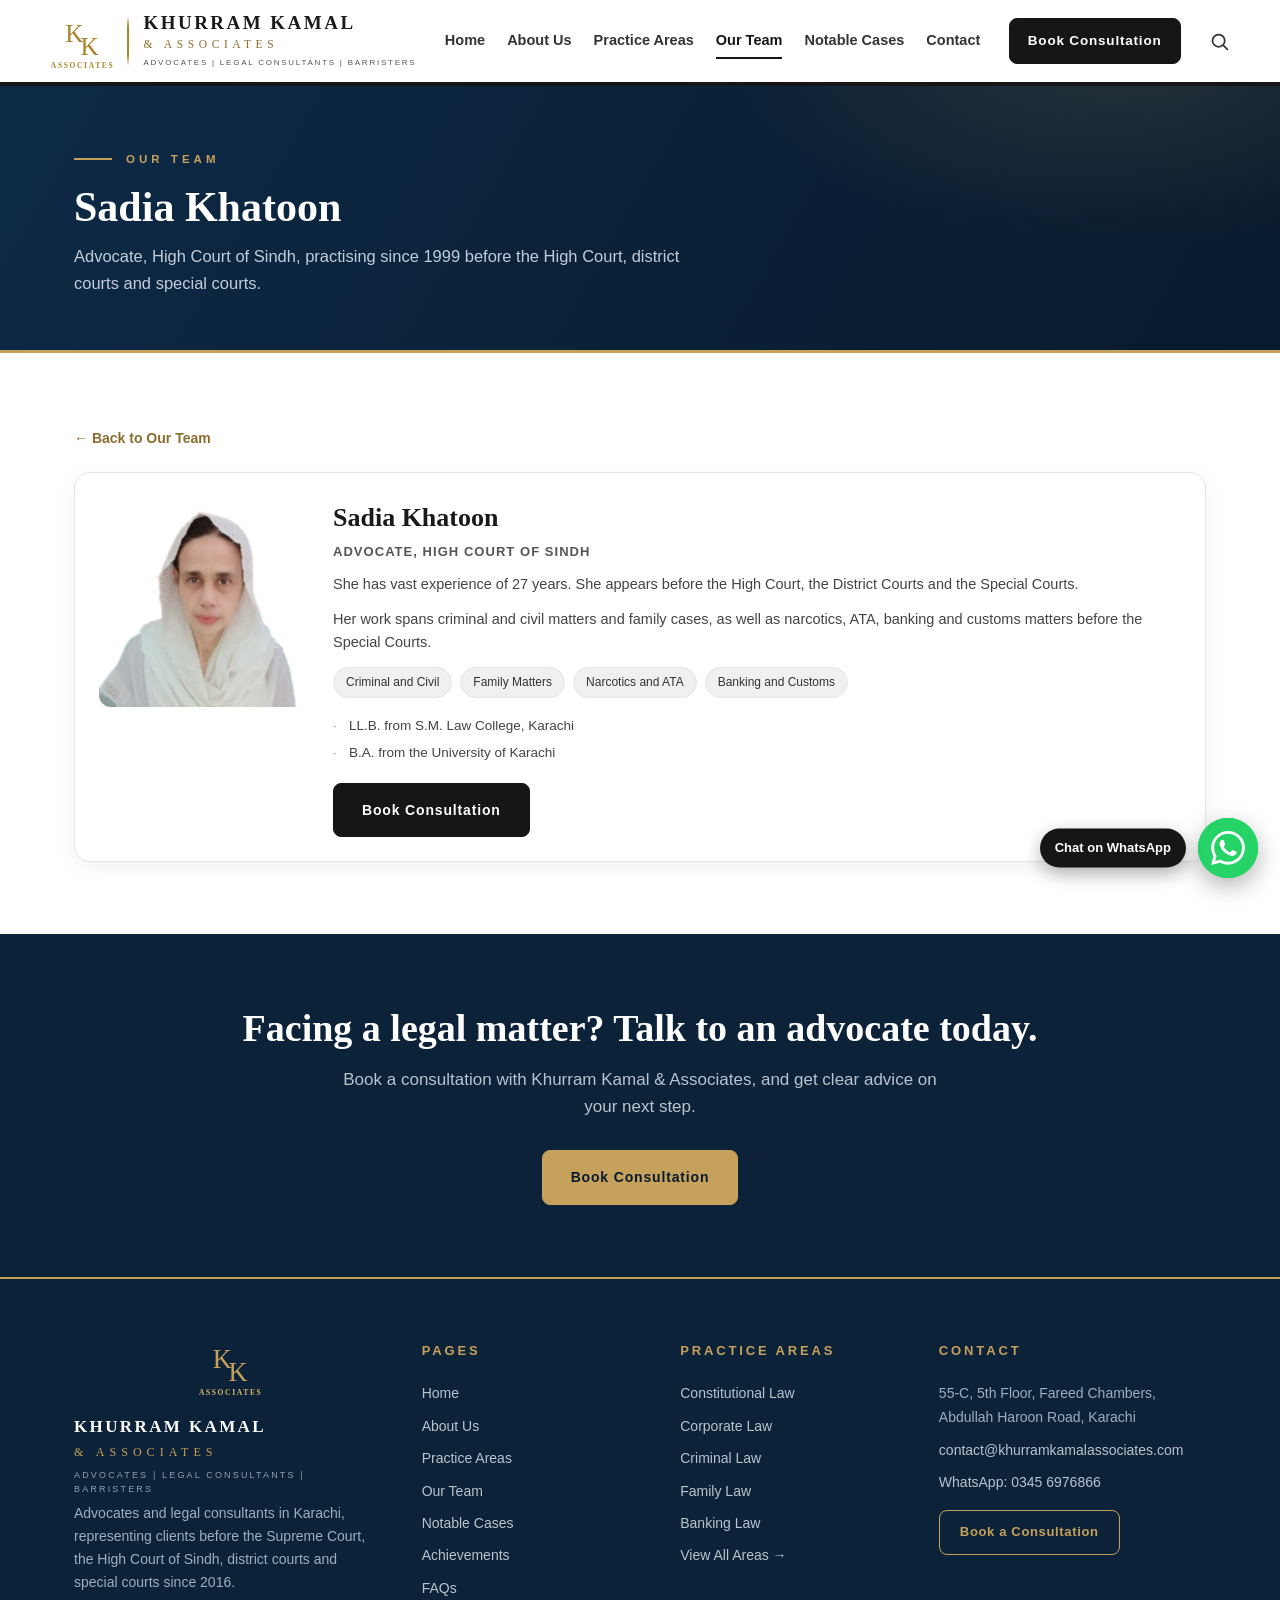
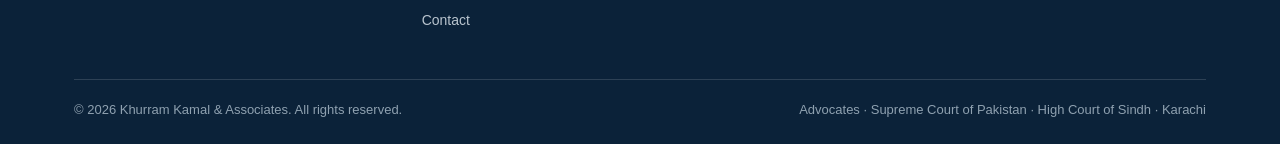
<file: sadia-khatoon.html>
<!DOCTYPE html>
<html lang="en">
<head>
<meta charset="UTF-8">
<meta name="viewport" content="width=device-width, initial-scale=1.0">
<link rel="icon" type="image/png" href="/favicon.png">
<link rel="shortcut icon" href="/favicon.ico">
<link rel="apple-touch-icon" href="/apple-touch-icon.png">
<title>Sadia Khatoon | Khurram Kamal & Associates</title>
<link rel="canonical" href="https://khurramkamalassociates.com/sadia-khatoon.html">
<meta property="og:url" content="https://khurramkamalassociates.com/sadia-khatoon.html">
<meta name="description" content="Advocate, High Court of Sindh, practising since 1999 before the High Court, district courts and special courts.">
<meta property="og:type" content="website">
<meta property="og:title" content="Sadia Khatoon | Khurram Kamal & Associates">
<meta property="og:description" content="Advocate, High Court of Sindh, practising since 1999 before the High Court, district courts and special courts.">
<meta name="twitter:card" content="summary">
<meta name="twitter:title" content="Sadia Khatoon | Khurram Kamal & Associates">
<meta name="twitter:description" content="Advocate, High Court of Sindh, practising since 1999 before the High Court, district courts and special courts.">

  <link rel="stylesheet" href="styles.css">
<script type="application/ld+json">
{
  "@context": "https://schema.org",
  "@type": "Person",
  "name": "Sadia Khatoon",
  "jobTitle": "Advocate, High Court of Sindh",
  "description": "Advocate, High Court of Sindh, practising since 1999 before the High Court, district courts and special courts. Her work spans criminal and civil matters and family cases, as well as narcotics, ATA, banking and customs matters before the Special Courts.",
  "url": "https://khurramkamalassociates.com/sadia-khatoon.html",
  "image": "https://khurramkamalassociates.com/images/sadia-khatoon-sq.jpg",
  "worksFor": {
    "@type": "Attorney",
    "name": "Khurram Kamal & Associates",
    "url": "https://khurramkamalassociates.com/"
  },
  "address": {
    "@type": "PostalAddress",
    "streetAddress": "55-C, 5th Floor, Fareed Chambers, Abdullah Haroon Road",
    "addressLocality": "Karachi",
    "postalCode": "75620",
    "addressCountry": "PK"
  },
  "alumniOf": [
    {
      "@type": "EducationalOrganization",
      "name": "S.M. Law College, Karachi"
    },
    {
      "@type": "EducationalOrganization",
      "name": "University of Karachi"
    }
  ],
  "knowsAbout": [
    "Criminal Law",
    "Civil Law",
    "Family Law",
    "Banking Law",
    "Customs Law"
  ]
}
</script>
</head>
<body>

<header>
  <div class="wrap head">
    <a class="brand" href="index.html" style="flex-shrink:0">
      <div class="logo-stack"><div class="logo-mark" aria-hidden="true"><svg viewBox="0 0 64 64" fill="none" aria-hidden="true"><text x="23" y="38" text-anchor="middle" font-family="Georgia, 'Times New Roman', serif" font-size="30" fill="#A8842C">K</text><text x="41" y="53" text-anchor="middle" font-family="Georgia, 'Times New Roman', serif" font-size="30" fill="#A8842C">K</text></svg></div><div class="logo-sub">ASSOCIATES</div></div>
      <div class="brand-sep" aria-hidden="true"></div>
      <div><div class="bname">KHURRAM KAMAL</div><div class="band">&amp; ASSOCIATES</div><div class="bsub">ADVOCATES | LEGAL CONSULTANTS | BARRISTERS</div></div>
    </a>
    <nav id="mainNav">
      <a href="index.html">Home</a>
      <a href="about.html">About Us</a>
      <a href="practice-areas.html">Practice Areas</a>
      <a href="team.html" class="active">Our Team</a>
      <a href="cases.html">Notable Cases</a>
      <a href="contact.html">Contact</a>
      <a class="nav-cta" href="book-consultation.html">Book Consultation</a>
    </nav>
    <a class="btn black" href="book-consultation.html">Book Consultation</a>
    <a class="search-ico-h" href="practice-areas.html" aria-label="Search practice areas"><svg viewBox="0 0 24 24" fill="none" stroke="currentColor" stroke-width="2" stroke-linecap="round" aria-hidden="true"><circle cx="11" cy="11" r="7"/><path d="M21 21l-4.3-4.3"/></svg></a>
    <button class="menu-btn" id="menuBtn" type="button" aria-label="Open menu" aria-expanded="false"><span></span><span></span><span></span></button>
  </div>
</header>

<main id="top">
  <div class="page-hero">
    <div class="wrap">
      <div class="ph-kicker">Our Team</div>
      <h1>Sadia Khatoon</h1>
      <p>Advocate, High Court of Sindh, practising since 1999 before the High Court, district courts and special courts.</p>
    </div>
  </div>
  <section>
    <div class="wrap">
      <a class="back-link" href="team.html">← Back to Our Team</a>
      <div class="lawyers">
<article class="lawyer">
          <img class="photo" src="images/sadia-khatoon-sq.jpg" alt="Sadia Khatoon" decoding="async">
          <div class="info">
            <h3>Sadia Khatoon</h3>
            <div class="title">Advocate, High Court of Sindh</div>
            <p class="bio">She has vast experience of 27 years. She appears before the High Court, the District Courts and the Special Courts.</p>
            <p class="bio">Her work spans criminal and civil matters and family cases, as well as narcotics, ATA, banking and customs matters before the Special Courts.</p>
            <div class="tags"><span class="tag">Criminal and Civil</span><span class="tag">Family Matters</span><span class="tag">Narcotics and ATA</span><span class="tag">Banking and Customs</span></div>
            <ul>
              <li>LL.B. from S.M. Law College, Karachi</li>
              <li>B.A. from the University of Karachi</li>
            </ul>
            <a class="btn black" href="book-consultation.html?lawyer=Sadia%20Khatoon">Book Consultation</a>
          </div>
        </article>
      </div>
    </div>
  </section>
<section class="dark cta-banner">
    <div class="wrap">
      <h2>Facing a legal matter? Talk to an advocate today.</h2>
      <p>Book a consultation with Khurram Kamal &amp; Associates, and get clear advice on your next step.</p>
      <a class="btn white" href="book-consultation.html">Book Consultation</a>
    </div>
  </section>

</main>

<footer>
  <div class="wrap">
    <div class="fgrid">
      <div class="fcol fbrand">
        <div class="fstack"><div class="fmark" aria-hidden="true"><svg viewBox="0 0 64 64" fill="none" aria-hidden="true"><text x="23" y="38" text-anchor="middle" font-family="Georgia, 'Times New Roman', serif" font-size="30" fill="#C6A15B">K</text><text x="41" y="53" text-anchor="middle" font-family="Georgia, 'Times New Roman', serif" font-size="30" fill="#C6A15B">K</text></svg></div><div class="fsub">ASSOCIATES</div></div>
        <div class="fname">KHURRAM KAMAL</div>
        <div class="fname2">&amp; ASSOCIATES</div>
        <div class="fsub">ADVOCATES | LEGAL CONSULTANTS | BARRISTERS</div>
        <p class="fdesc">Advocates and legal consultants in Karachi, representing clients before the Supreme Court, the High Court of Sindh, district courts and special courts since 2016.</p>
      </div>
      <div class="fcol">
        <h4>Pages</h4>
        <a href="index.html">Home</a>
        <a href="about.html">About Us</a>
        <a href="practice-areas.html">Practice Areas</a>
        <a href="team.html">Our Team</a>
        <a href="cases.html">Notable Cases</a>
        <a href="about.html#achievements">Achievements</a>
        <a href="book-consultation.html#faq">FAQs</a>
        <a href="contact.html">Contact</a>
      </div>
      <div class="fcol">
        <h4>Practice Areas</h4>
        <a href="practice-areas.html">Constitutional Law</a>
        <a href="practice-areas.html">Corporate Law</a>
        <a href="practice-areas.html">Criminal Law</a>
        <a href="practice-areas.html">Family Law</a>
        <a href="practice-areas.html">Banking Law</a>
        <a href="practice-areas.html">View All Areas →</a>
      </div>
      <div class="fcol">
        <h4>Contact</h4>
        <p>55-C, 5th Floor, Fareed Chambers, Abdullah Haroon Road, Karachi</p>
        <a href="mailto:contact@khurramkamalassociates.com">contact@khurramkamalassociates.com</a>
        <a href="https://wa.me/923456976866" target="_blank" rel="noopener">WhatsApp: 0345 6976866</a>
        <a class="fbtn" href="book-consultation.html">Book a Consultation</a>
      </div>
    </div>
    <div class="fbar">
      <span>© 2026 Khurram Kamal &amp; Associates. All rights reserved.</span>
      <span>Advocates · Supreme Court of Pakistan · High Court of Sindh · Karachi</span>
    </div>
  </div>
</footer>

<!-- Floating WhatsApp chat button -->
<a class="wa-float" href="https://wa.me/923456976866?text=Hello%20Khurram%20Kamal%20Associates%2C%20I%20would%20like%20to%20discuss%20a%20legal%20matter." target="_blank" rel="noopener" aria-label="Chat on WhatsApp">
  <span class="wa-label">Chat on WhatsApp</span>
  <svg viewBox="0 0 24 24" aria-hidden="true"><path d="M17.472 14.382c-.297-.149-1.758-.867-2.03-.967-.273-.099-.471-.148-.67.15-.197.297-.767.966-.94 1.164-.173.199-.347.223-.644.075-.297-.15-1.255-.463-2.39-1.475-.883-.788-1.48-1.761-1.653-2.059-.173-.297-.018-.458.13-.606.134-.133.298-.347.446-.52.149-.174.198-.298.298-.497.099-.198.05-.371-.025-.52-.075-.149-.669-1.612-.916-2.207-.242-.579-.487-.5-.669-.51-.173-.008-.371-.01-.57-.01-.198 0-.52.074-.792.372-.272.297-1.04 1.016-1.04 2.479 0 1.462 1.065 2.875 1.213 3.074.149.198 2.096 3.2 5.077 4.487.709.306 1.262.489 1.694.625.712.227 1.36.195 1.871.118.571-.085 1.758-.719 2.006-1.413.248-.694.248-1.289.173-1.413-.074-.124-.272-.198-.57-.347m-5.421 7.403h-.004a9.87 9.87 0 01-5.031-1.378l-.361-.214-3.741.982.998-3.648-.235-.374a9.86 9.86 0 01-1.51-5.26c.001-5.45 4.436-9.884 9.888-9.884 2.64 0 5.122 1.03 6.988 2.898a9.825 9.825 0 012.893 6.994c-.003 5.45-4.437 9.884-9.885 9.884m8.413-18.297A11.815 11.815 0 0012.05 0C5.495 0 .16 5.335.157 11.892c0 2.096.547 4.142 1.588 5.945L.057 24l6.305-1.654a11.882 11.882 0 005.683 1.448h.005c6.554 0 11.89-5.335 11.893-11.893a11.821 11.821 0 00-3.48-8.413z"/></svg>
</a>

<script src="scripts.js"></script>
</body>
</html>
</file>
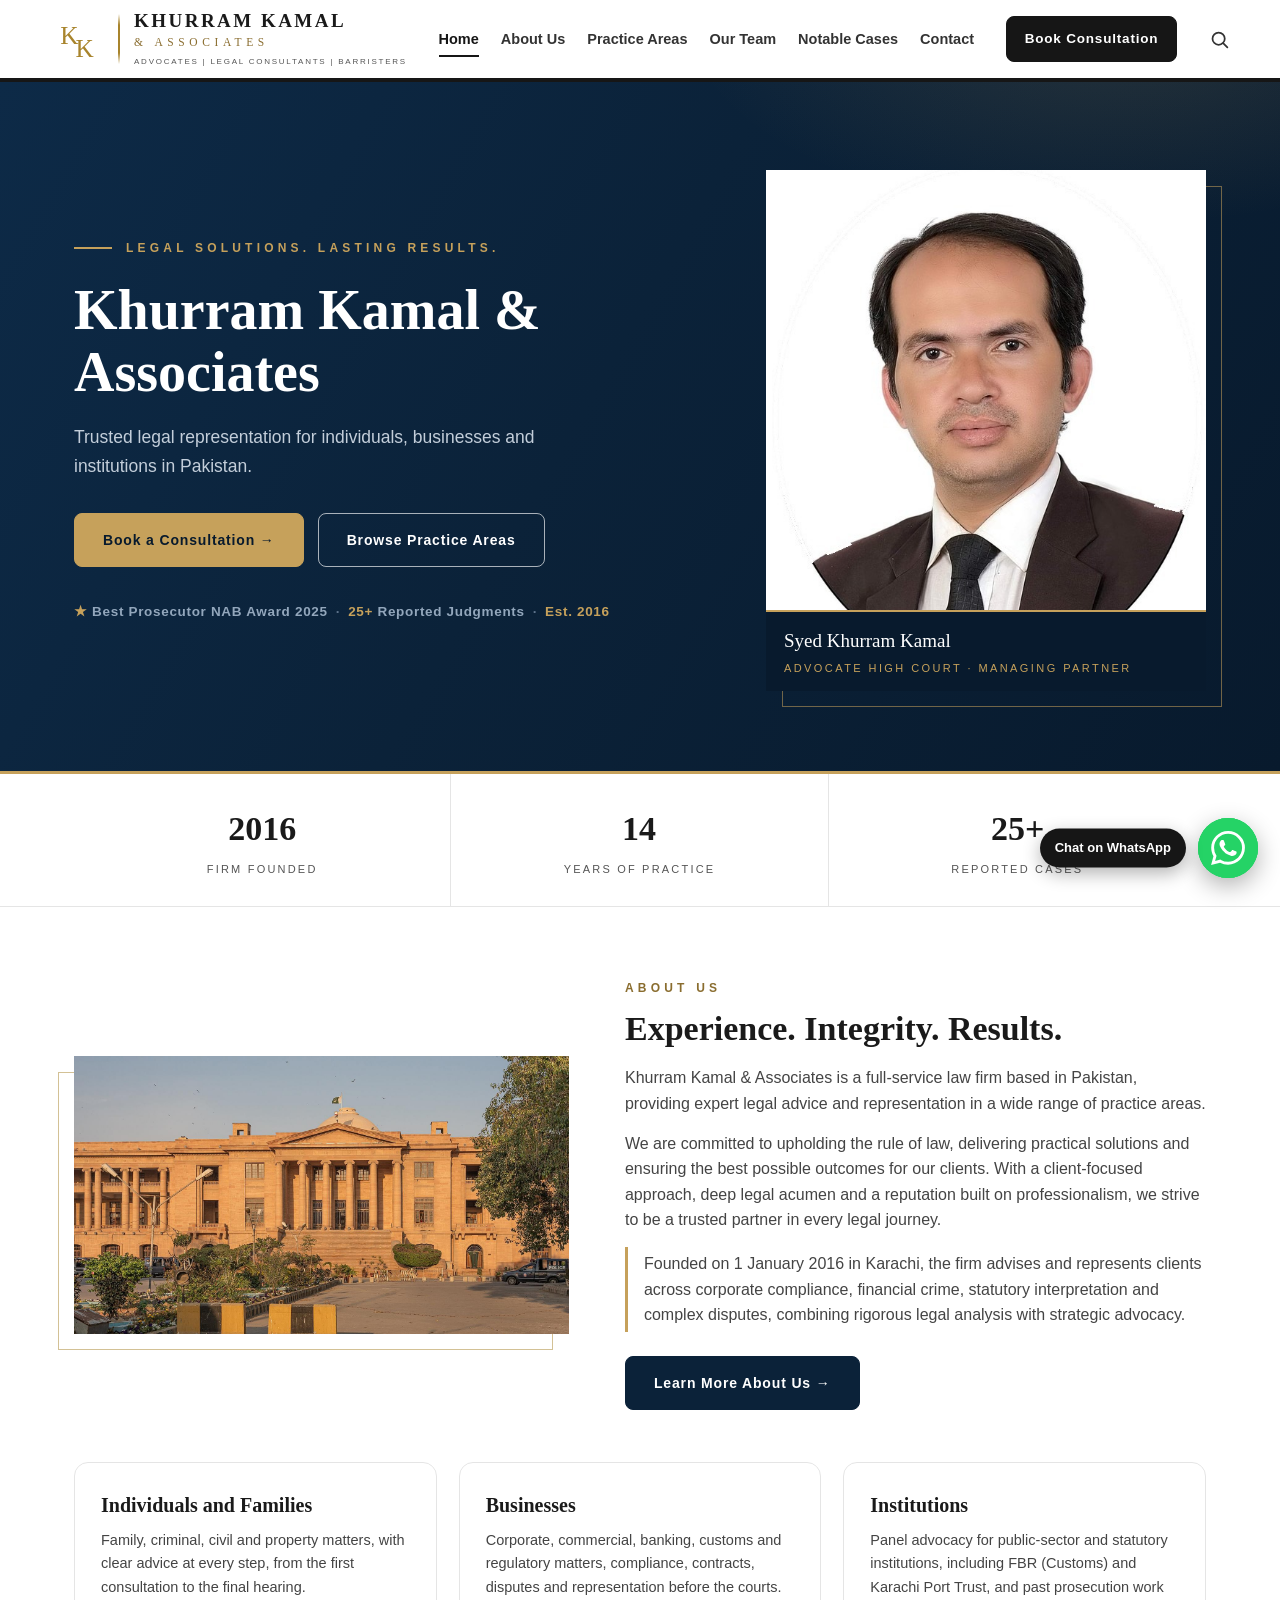
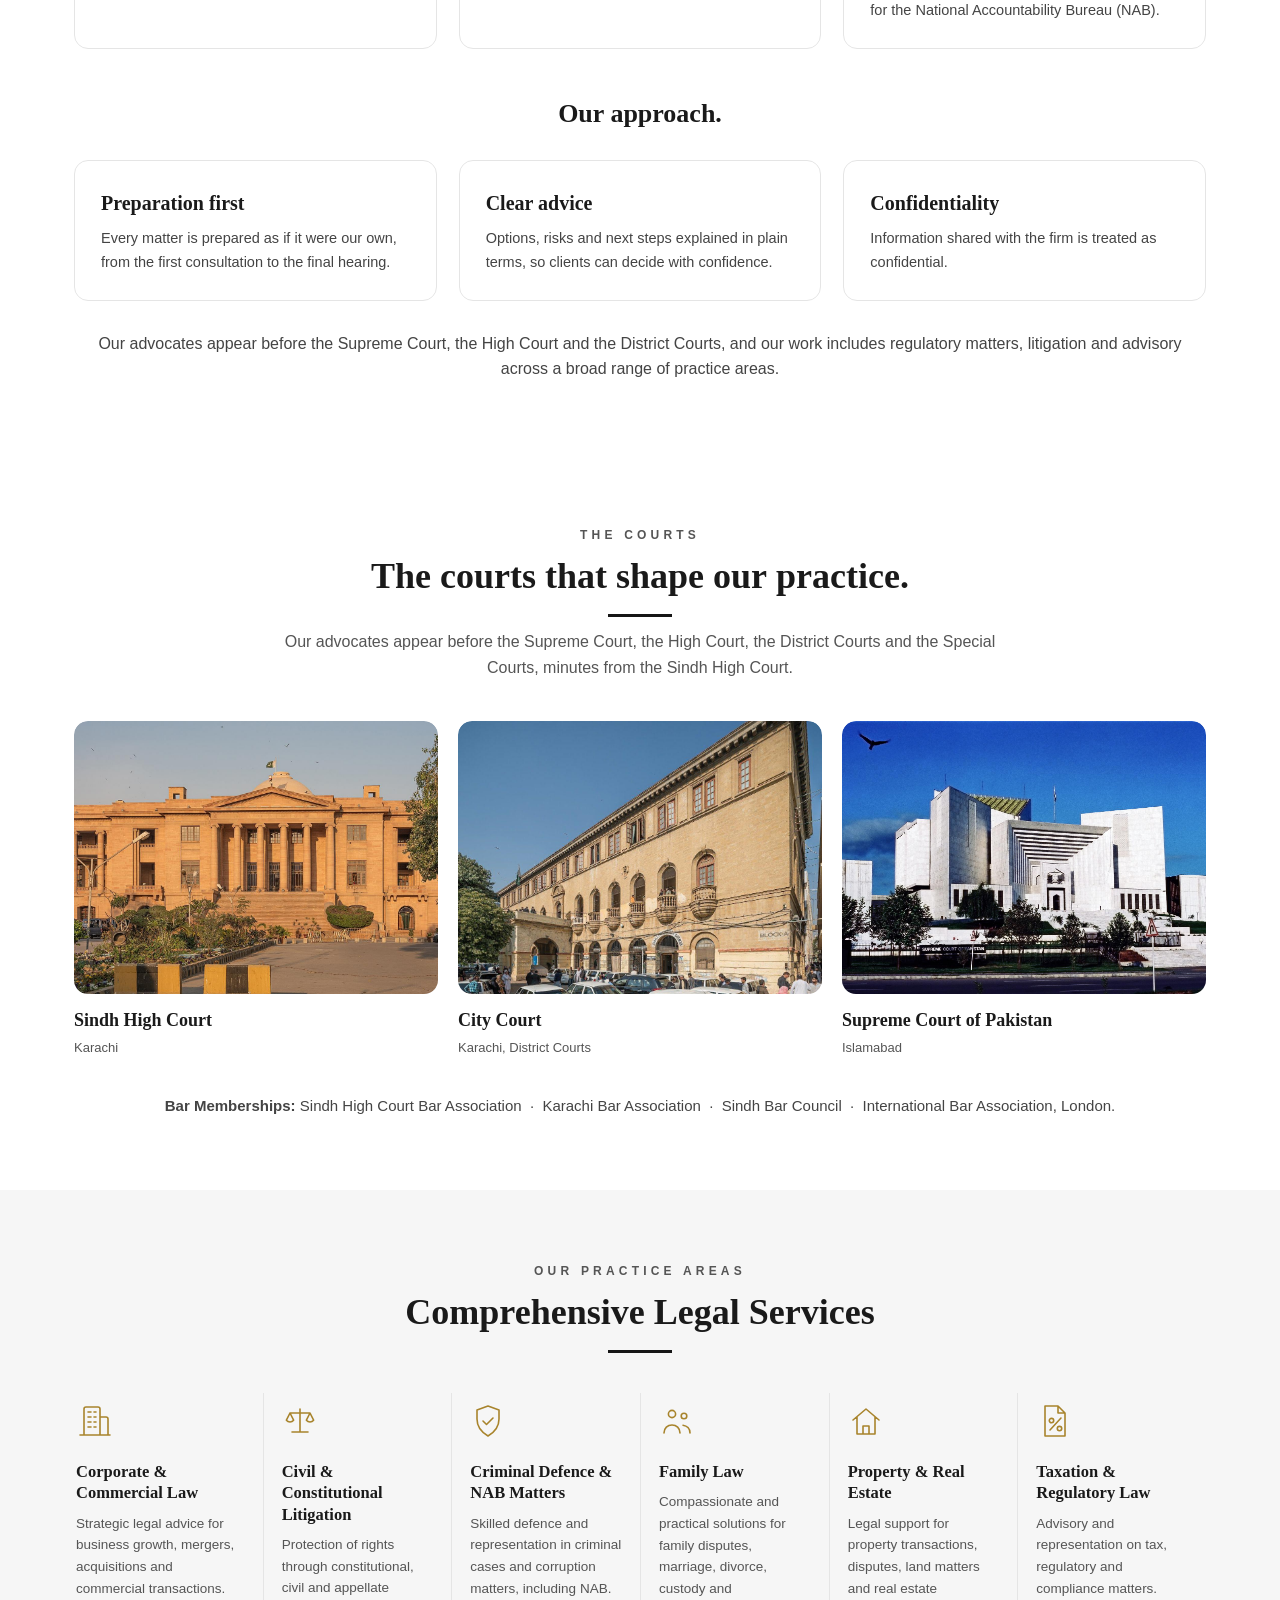
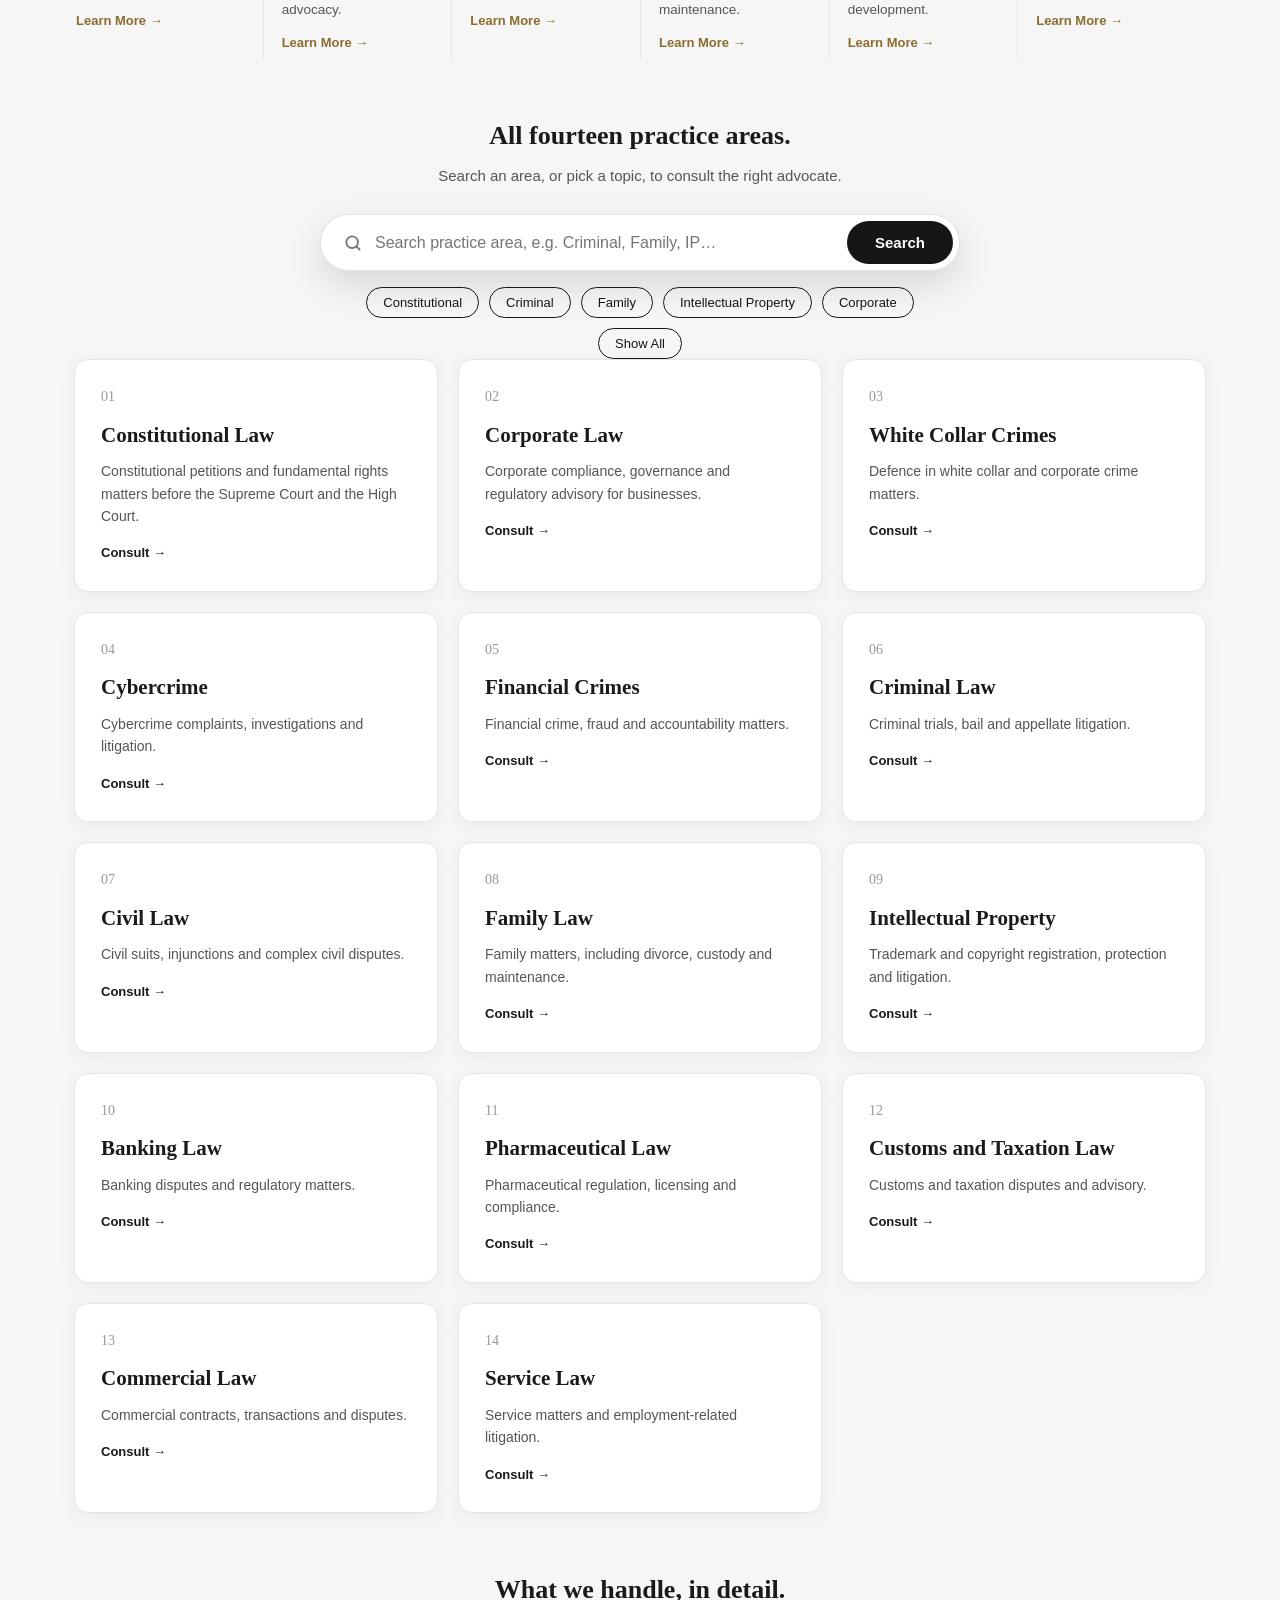
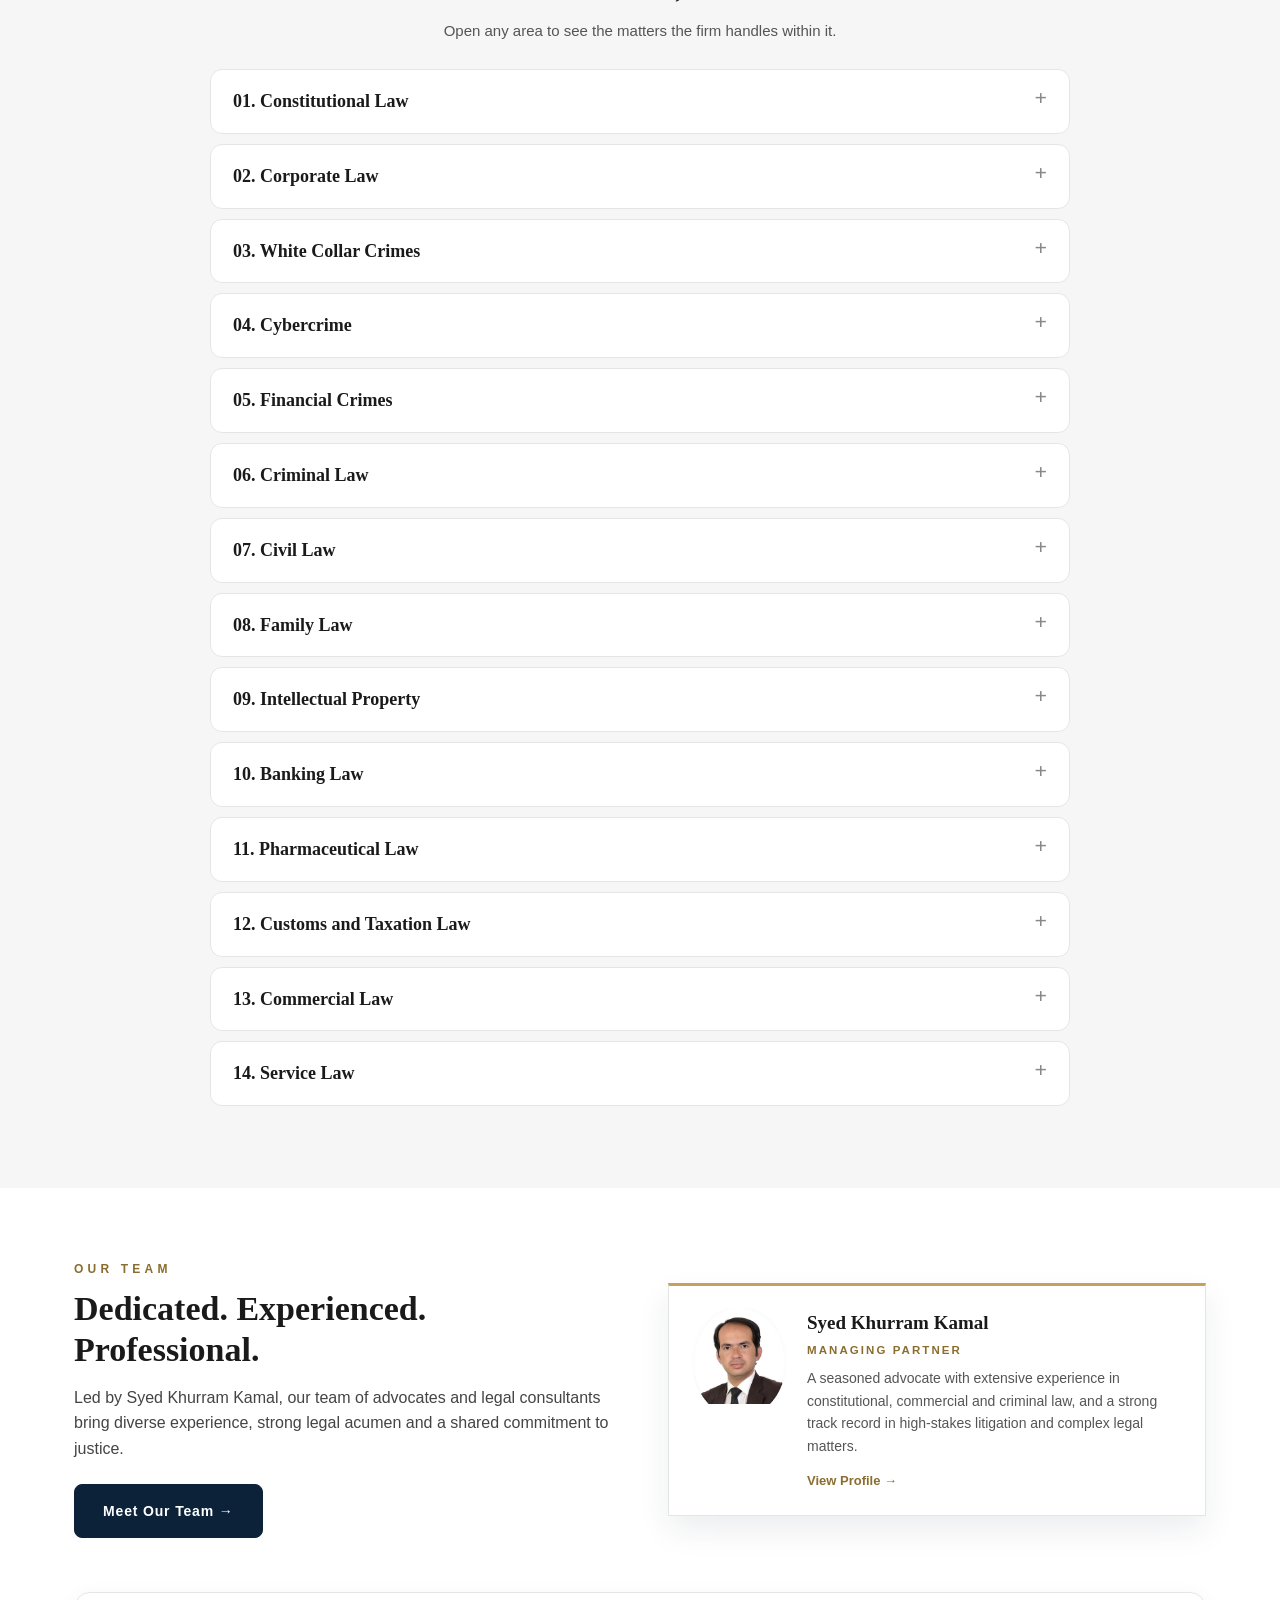
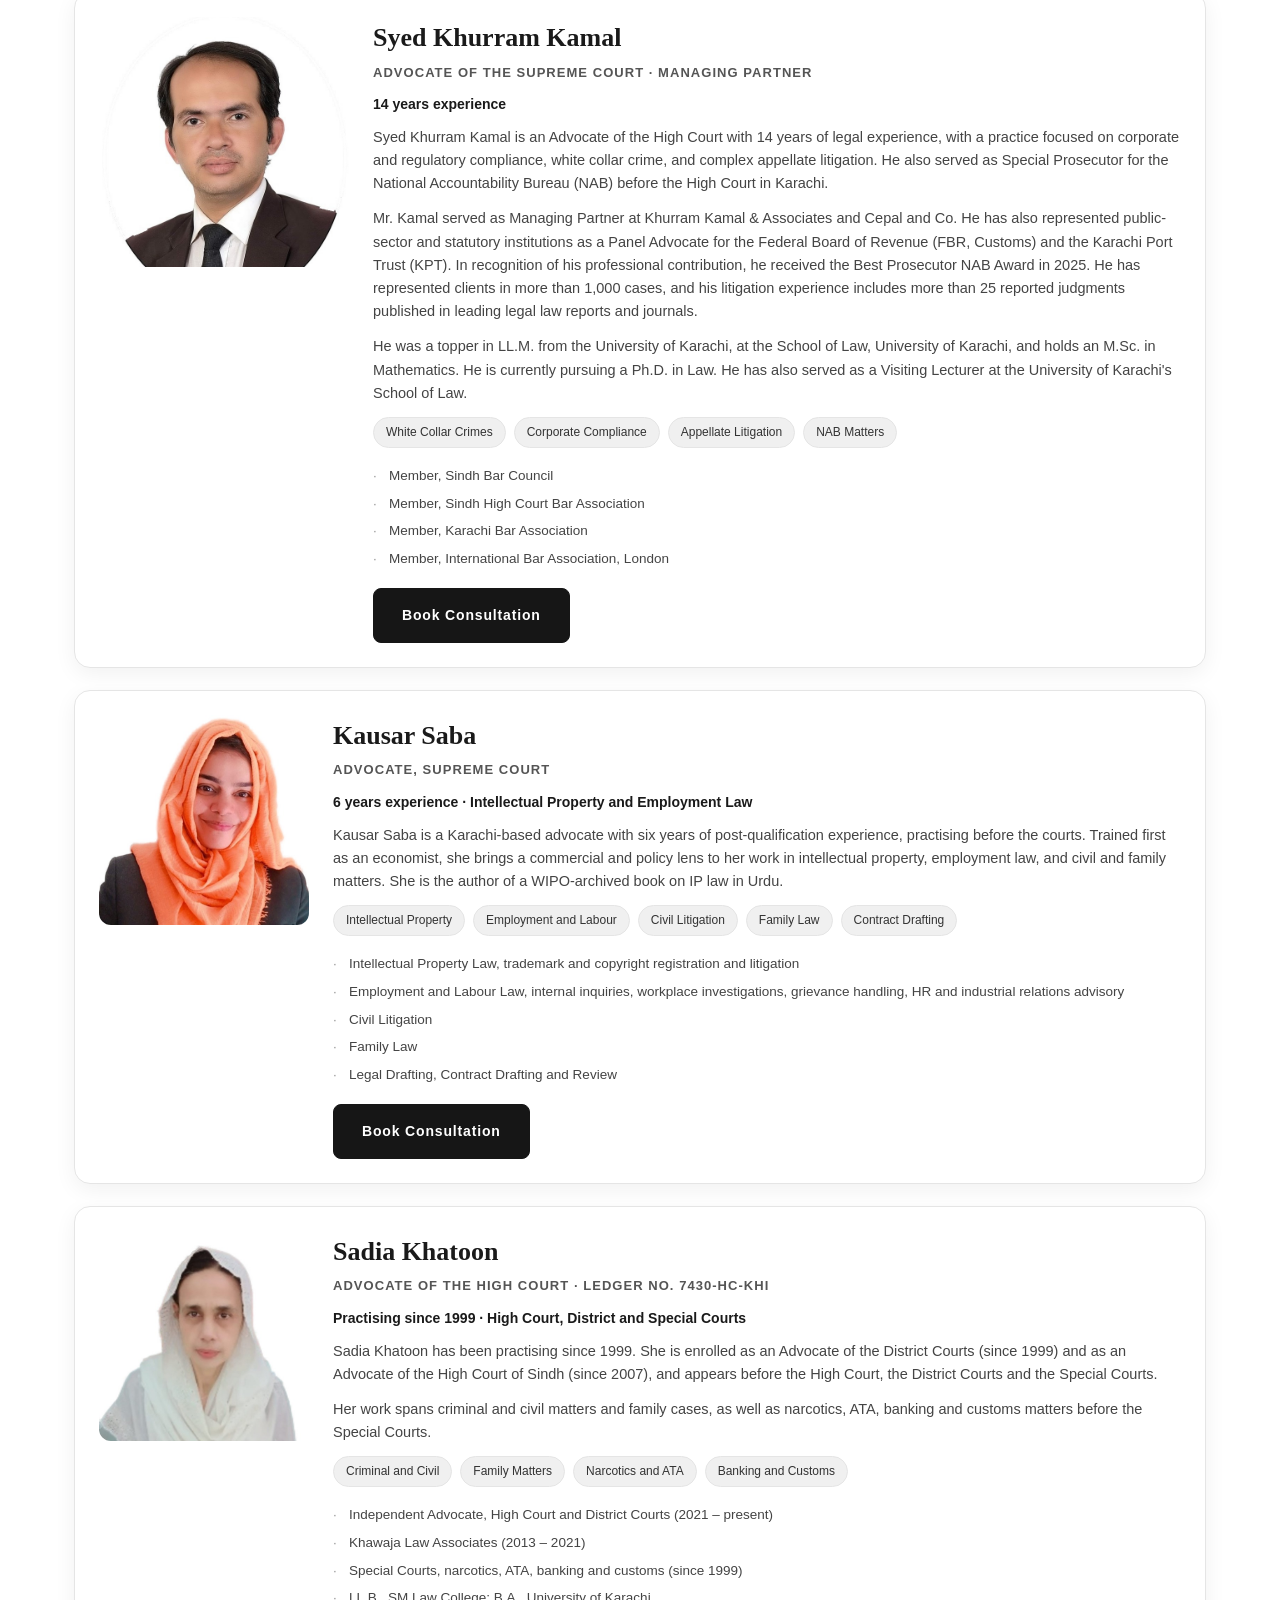
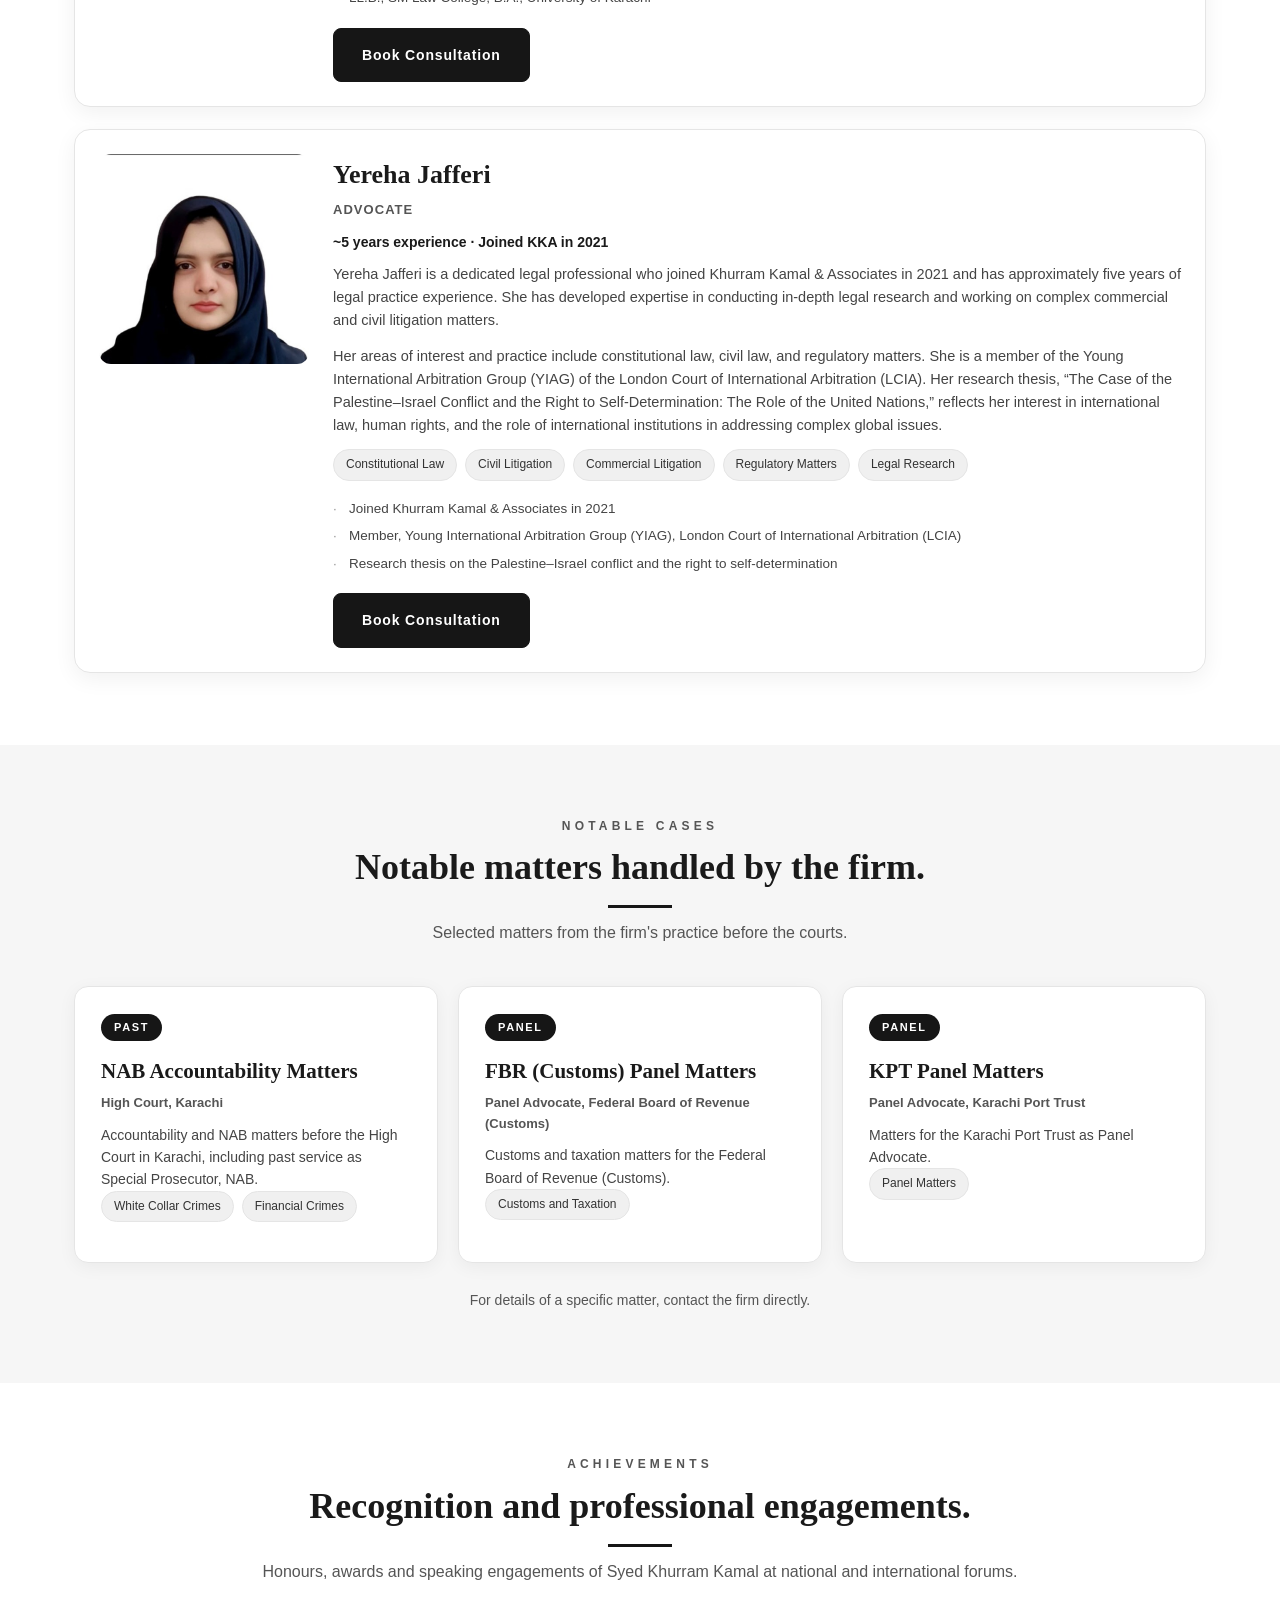
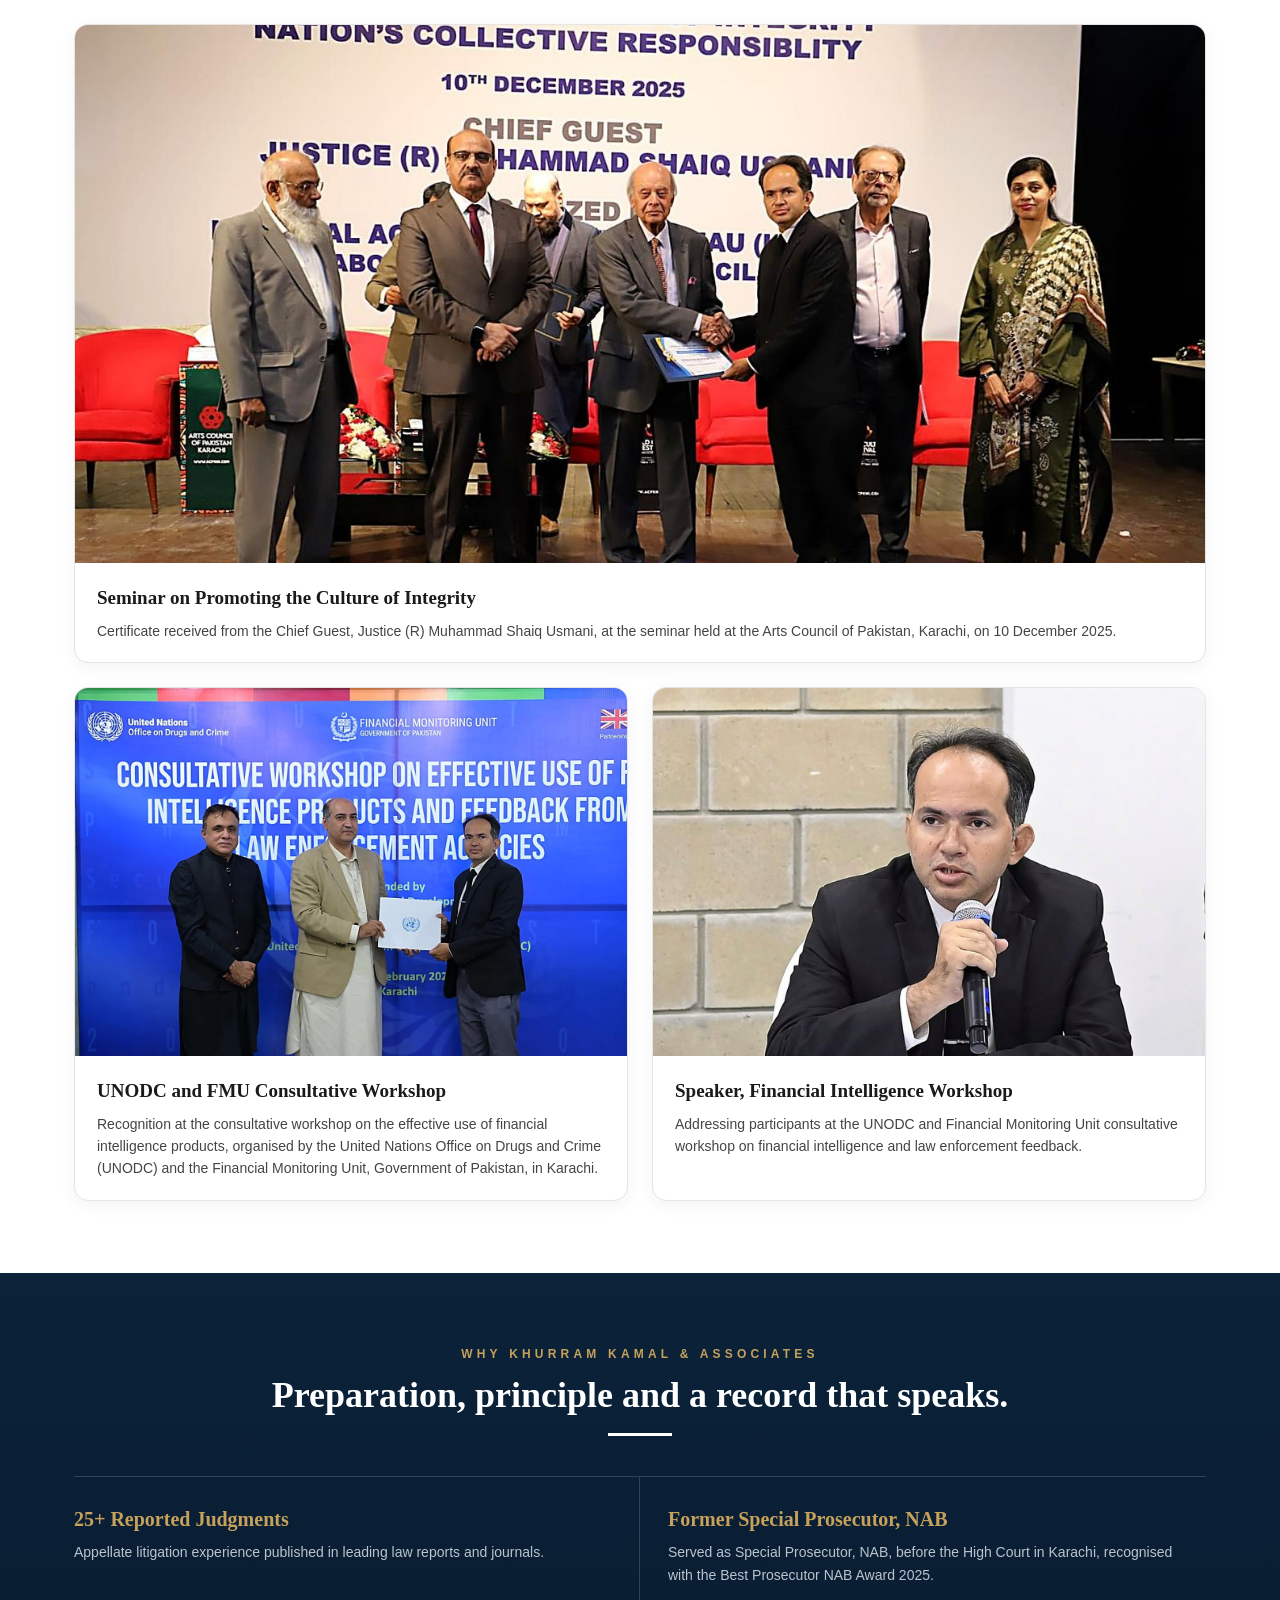
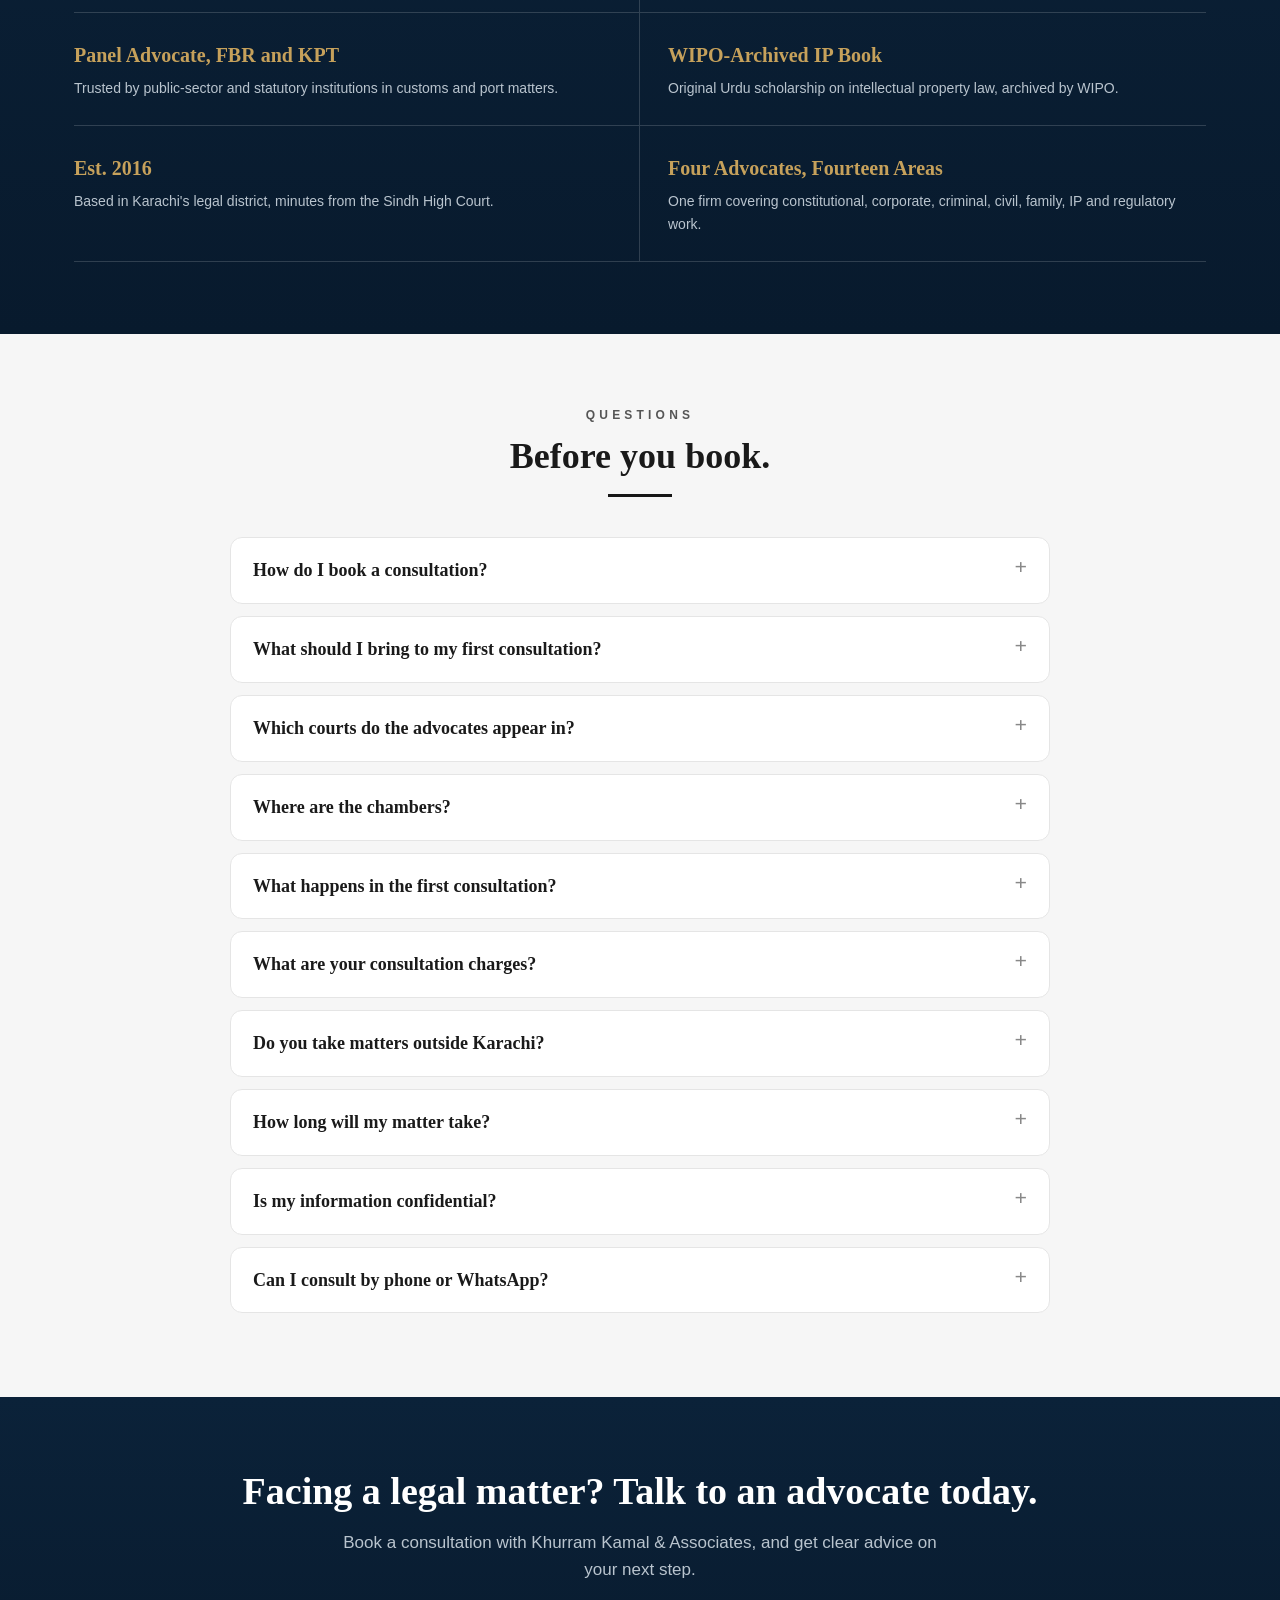
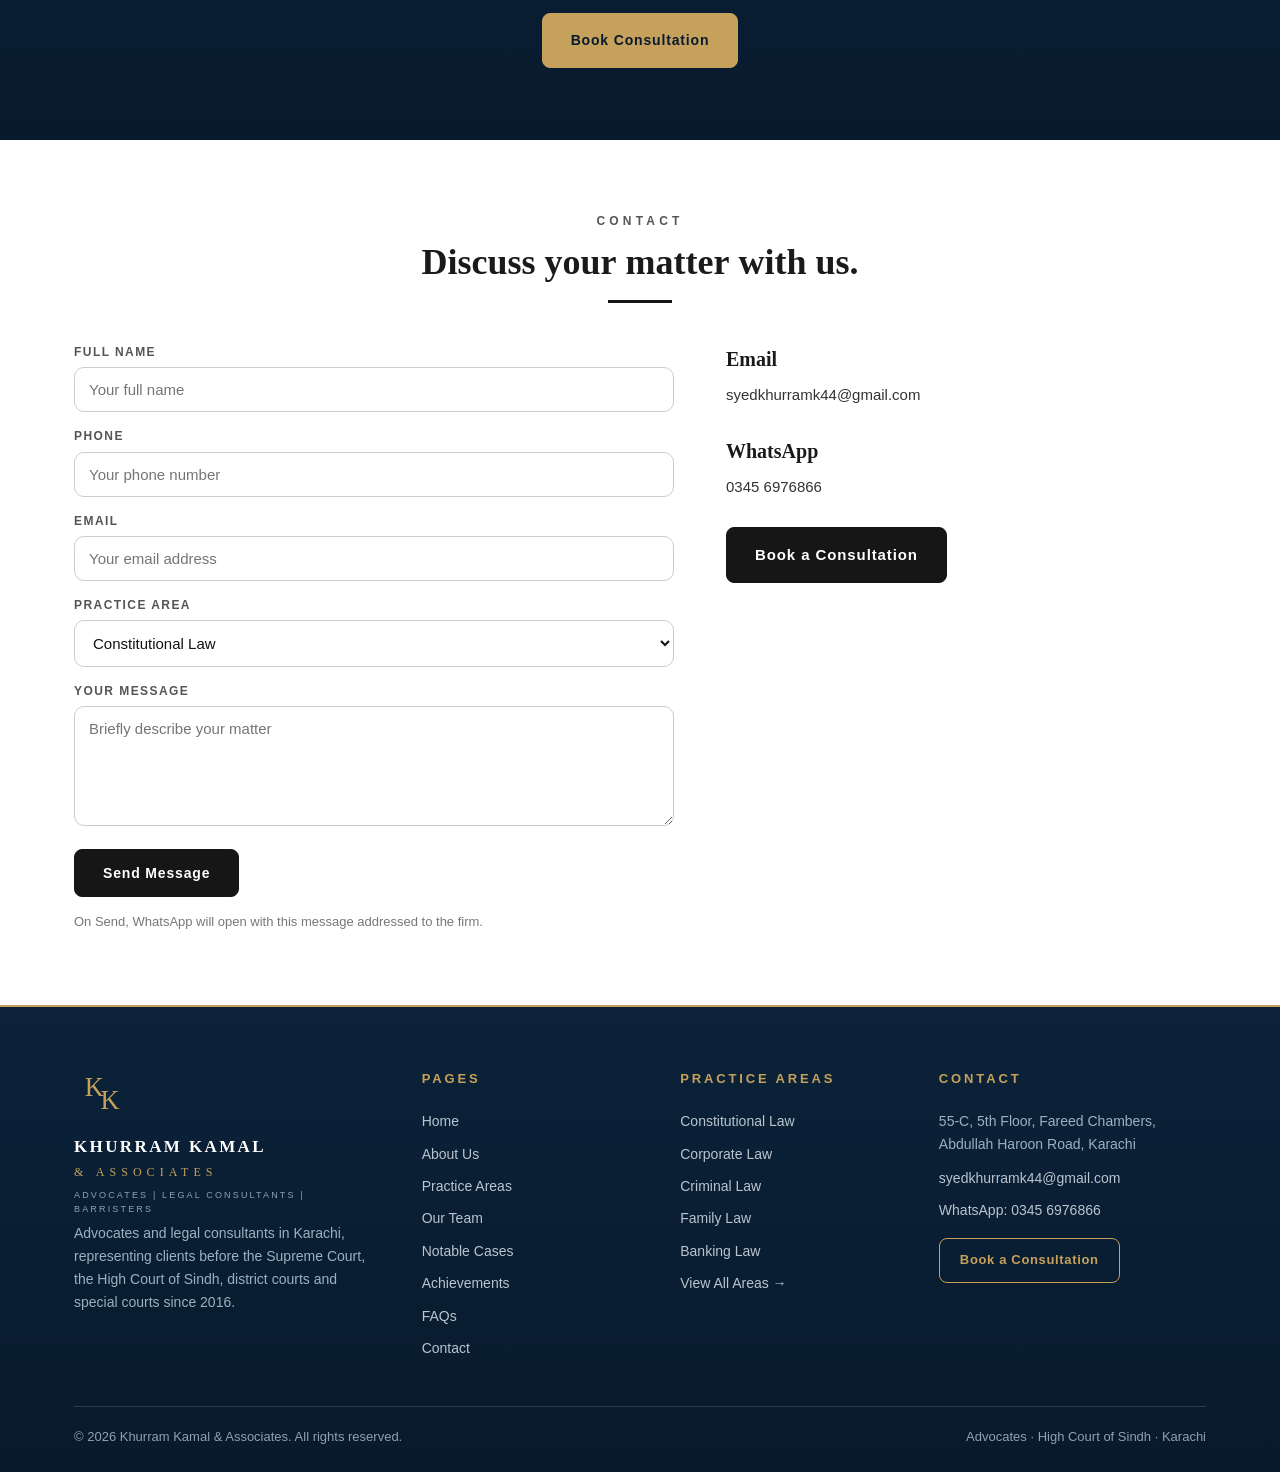
<file: single-page-backup.html>
<!DOCTYPE html>
<html lang="en">
<head>
<meta charset="UTF-8">
<meta name="viewport" content="width=device-width, initial-scale=1.0">
<link rel="icon" href="data:image/svg+xml,%3Csvg xmlns='http://www.w3.org/2000/svg' viewBox='0 0 64 64'%3E%3Ctext x='23' y='38' text-anchor='middle' font-family='Georgia,serif' font-size='30' fill='%23A8842C'%3EK%3C/text%3E%3Ctext x='41' y='53' text-anchor='middle' font-family='Georgia,serif' font-size='30' fill='%23A8842C'%3EK%3C/text%3E%3C/svg%3E">
<title>Khurram Kamal &amp; Associates | Law Firm in Karachi | Advocates, Supreme Court and High Court</title>
<meta name="description" content="Khurram Kamal &amp; Associates is a litigation law firm in Karachi. Supreme Court and High Court advocates for constitutional, corporate, white collar, criminal, civil, family, IP, banking, customs and taxation matters.">
<meta property="og:type" content="website">
<meta property="og:title" content="Khurram Kamal &amp; Associates | Law Firm in Karachi | Advocates, Supreme Court and High Court">
<meta property="og:description" content="Khurram Kamal &amp; Associates is a litigation law firm in Karachi. Supreme Court and High Court advocates for constitutional, corporate, white collar, criminal, civil, family, IP, banking, customs and taxation matters.">
<meta name="twitter:card" content="summary">
<meta name="twitter:title" content="Khurram Kamal &amp; Associates | Law Firm in Karachi | Advocates, Supreme Court and High Court">
<meta name="twitter:description" content="Khurram Kamal &amp; Associates is a litigation law firm in Karachi. Supreme Court and High Court advocates for constitutional, corporate, white collar, criminal, civil, family, IP, banking, customs and taxation matters.">
<script type="application/ld+json">
{
  "@context": "https://schema.org",
  "@type": "Attorney",
  "name": "Khurram Kamal & Associates",
  "alternateName": "KKA",
  "description": "Khurram Kamal & Associates is a litigation law firm in Karachi. Supreme Court and High Court advocates handling constitutional, corporate, white collar, cybercrime, criminal, civil, family, intellectual property, banking, customs and taxation matters.",
  "email": "syedkhurramk44@gmail.com",
  "telephone": "+92-345-6976866",
  "foundingDate": "2016-01-01",
  "address": {
    "@type": "PostalAddress",
    "streetAddress": "Abdullah Haroon Road",
    "addressLocality": "Karachi",
    "addressCountry": "PK"
  },
  "areaServed": "Karachi",
  "knowsAbout": ["Constitutional Law", "Corporate Law", "White Collar Crimes", "Cybercrime", "Financial Crimes", "Criminal Law", "Civil Law", "Family Law", "Intellectual Property", "Banking Law", "Pharmaceutical Law", "Customs and Taxation Law", "Commercial Law", "Service Law"],
  "member": [
    {"@type": "Person", "name": "Syed Khurram Kamal", "jobTitle": "Advocate High Court, Managing Partner"},
    {"@type": "Person", "name": "Kausar Saba", "jobTitle": "Advocate, Supreme Court"},
    {"@type": "Person", "name": "Sadia Khatoon", "jobTitle": "Advocate Supreme Court"},
    {"@type": "Person", "name": "Yereha Jafferi", "jobTitle": "Advocate"}
  ]
}
</script>
<style>
  :root { --black:#161616; --ink:#1a1a1a; --muted:#555; --line:#e5e5e5; --bg:#f6f6f6; --white:#fff; --navy:#0B2239; --navy2:#081A2D; --gold:#C6A15B; }
  * { margin:0; padding:0; box-sizing:border-box; }
  html { scroll-behavior:smooth; scroll-padding-top:96px; }
  body { font-family:Arial,Helvetica,sans-serif; background:var(--white); color:var(--ink); line-height:1.6; overflow-x:hidden; }
  img { max-width:100%; }
  h1, h2, h3, .serif { font-family:Georgia,'Times New Roman',serif; }
  a { color:inherit; text-decoration:none; }
  .wrap { max-width:1180px; margin:0 auto; padding:0 24px; }
  /* Top bar */
  .topbar { background:var(--black); color:#bbb; font-size:12px; letter-spacing:.04em; }
  .topbar .wrap { display:flex; justify-content:space-between; gap:16px; padding-top:9px; padding-bottom:9px; flex-wrap:wrap; }
  .topbar a:hover { color:var(--white); }
  /* Header */
  header { position:sticky; top:0; z-index:50; background:var(--white); border-bottom:4px solid var(--black); }
  .head { display:flex; align-items:center; justify-content:space-between; gap:20px; padding:10px 0; flex-wrap:nowrap; }
  .head .btn { padding:11px 18px; font-size:13.5px; }
  .brand { display:flex; align-items:center; gap:14px; min-width:0; }
  .logo-mark { width:54px; height:54px; background:transparent; border-radius:0; display:flex; align-items:center; justify-content:center; flex-shrink:0; }
  .logo-mark svg { height:54px; width:54px; }
  .brand-sep { width:2px; height:50px; background:linear-gradient(180deg, rgba(168,132,44,0) 0%, #A8842C 22%, #A8842C 78%, rgba(168,132,44,0) 100%); flex-shrink:0; }
  .brand .bname { font-family:Georgia,serif; font-weight:700; font-size:19px; letter-spacing:.13em; line-height:1.12; white-space:nowrap; color:var(--ink); }
  .brand > div:last-child { text-align:left; }
  .brand .band { font-family:Georgia,serif; font-size:11.5px; letter-spacing:.4em; color:#8a6d2f; margin-top:2px; white-space:nowrap; }
  .brand .bsub { font-size:8px; letter-spacing:.22em; color:var(--muted); margin-top:4px; white-space:nowrap; }
  nav { display:flex; gap:22px; font-size:14.5px; font-weight:600; flex-wrap:nowrap; overflow-x:auto; scrollbar-width:none; }
  nav::-webkit-scrollbar { display:none; }
  nav a { color:#333; padding:6px 0; position:relative; white-space:nowrap; }
  nav a::after { content:""; position:absolute; left:0; bottom:0; width:100%; height:2px; background:var(--black); transform:scaleX(0); transform-origin:left; transition:transform .3s ease; }
  nav a:hover { color:var(--black); }
  nav a:hover::after { transform:scaleX(1); }
  nav a.active { color:var(--black); }
  nav a.active::after { transform:scaleX(1); }
  .search-ico-h { display:flex; align-items:center; color:#333; flex-shrink:0; }
  nav a.nav-cta { display:none; }
  .search-ico-h svg { width:21px; height:21px; }
  .search-ico-h:hover { color:var(--black); }
  .btn { display:inline-block; font-size:14px; font-weight:700; letter-spacing:.06em; padding:15px 28px; border-radius:8px; border:1.5px solid var(--black); cursor:pointer; white-space:nowrap; transition:transform .25s cubic-bezier(.34,1.45,.44,1), background .25s ease, color .25s ease, box-shadow .25s ease; }
  .btn:hover { transform:translateY(-2px); }
  .btn:active { transform:scale(.97); }
  .btn.white::after { background:linear-gradient(105deg, transparent, rgba(0,0,0,.10), transparent); }
  .btn.black { background:var(--black); color:var(--white); }
  .btn.black:hover { background:#2a2a2a; }
  .btn.white { background:var(--white); color:var(--black); }
  .btn.white:hover { background:#f0f0f0; }
  .menu-btn { display:none; width:48px; height:48px; border:none; border-radius:8px; background:transparent; cursor:pointer; align-items:center; justify-content:center; flex-direction:column; gap:6px; flex-shrink:0; }
  .menu-btn span { display:block; width:26px; height:3px; background:var(--black); border-radius:2px; }
  @media (min-width:1181px) { .head { justify-content:space-between; } }
  @media (max-width:1180px) {
    nav { display:none; position:absolute; top:100%; left:0; right:0; background:var(--white); flex-direction:column; gap:0; border-bottom:1px solid var(--line); box-shadow:0 14px 28px rgba(0,0,0,.12); z-index:60; }
    nav.open { display:flex; }
    nav a { padding:15px 24px; border-bottom:1px solid #f0f0f0; font-size:14px; }
    nav a:last-child { border-bottom:none; }
    .menu-btn { display:flex; }
  }
  /* Hero */
  .hero { position:relative; overflow:hidden; background:var(--white); color:var(--ink); padding:84px 0 76px; text-align:center; }
  .hero .wrap { position:relative; z-index:1; }
  .hero .kicker { font-size:12px; letter-spacing:.35em; color:#555; font-weight:700; }
  .hero h1 { font-size:50px; line-height:1.14; margin:18px auto 14px; max-width:820px; }
  .hero p { font-size:17px; color:#444; max-width:720px; margin:0 auto 28px; }
  .hero .cta-row { display:flex; gap:14px; justify-content:center; flex-wrap:wrap; margin-bottom:30px; }
  .searchbar { display:flex; align-items:center; max-width:640px; margin:0 auto; border:1px solid #e2e2e2; border-radius:999px; background:var(--white); box-shadow:0 14px 36px rgba(0,0,0,.13); padding:6px; transition:box-shadow .25s ease, border-color .25s ease; }
  .searchbar:focus-within { border-color:var(--black); box-shadow:0 14px 36px rgba(0,0,0,.13), 0 0 0 2px var(--black); }
  .search-ico { display:flex; align-items:center; padding:0 4px 0 16px; color:#777; flex-shrink:0; }
  .search-ico svg { width:20px; height:20px; }
  .searchbar input { flex:1; min-width:0; border:none; outline:none; padding:12px 8px; font-size:16px; font-family:inherit; background:transparent; }
  .searchbar button { border:none; background:var(--black); color:var(--white); padding:13px 28px; font-size:15px; font-weight:700; cursor:pointer; border-radius:999px; flex-shrink:0; transition:background .25s ease, transform .2s ease; }
  .searchbar button:hover { background:#2a2a2a; }
  .searchbar button:active { transform:scale(.96); }
  .chips { display:flex; gap:10px; justify-content:center; flex-wrap:wrap; margin-top:18px; }
  .chip { border:1px solid #161616; border-radius:999px; padding:7px 16px; font-size:13px; color:#161616; cursor:pointer; background:transparent; transition:transform .25s ease, background .25s ease, color .25s ease; }
  .chip:hover, .chip.active { background:var(--black); color:var(--white); border-color:var(--black); }
  .trustbar { margin-top:26px; font-size:13px; font-weight:700; letter-spacing:.06em; color:#555; }
  .trustbar span { color:#161616; }
  /* Hero person — Khurram Kamal on the front */
  .hero-person { text-align:center; }
  .hero-person img { width:100%; max-width:360px; aspect-ratio:1; object-fit:cover; border-radius:50%; border:3px solid var(--black); box-shadow:0 10px 30px rgba(0,0,0,.18); display:block; margin:0 auto; animation:heroPhoto .9s cubic-bezier(.22,1.3,.36,1) both .15s, photoGlow 5.5s ease-in-out 1.2s infinite alternate; }
  .hero-person .hp-name { font-family:Georgia,serif; font-size:22px; font-weight:700; color:#161616; margin-top:14px; }
  .hero-person .hp-title { font-size:12px; letter-spacing:.14em; text-transform:uppercase; color:#666; margin-top:4px; }
  @media (min-width:821px) {
    .hero .wrap { display:grid; grid-template-columns:1.2fr .8fr; gap:48px; align-items:center; text-align:left; }
    .hero .hero-copy { order:1; text-align:left; }
    .hero .hero-person { order:2; }
    .hero .hero-copy h1 { margin:18px 0 14px; }
    .hero .hero-copy p { margin:0 0 28px; }
    .hero .hero-copy .cta-row { justify-content:flex-start; }
    .hero .hero-copy .searchbar { margin:0; }
    .hero .hero-copy .chips { justify-content:flex-start; }
  }
  @media (max-width:820px) {
    .hero-person img { max-width:230px; }
  }
  /* Stats */
  .stats { background:var(--white); border-bottom:1px solid var(--line); }
  .stats .row { display:grid; grid-template-columns:repeat(3,1fr); text-align:center; }
  .stat { padding:28px 12px; border-right:1px solid var(--line); }
  .stat:last-child { border-right:none; }
  .stat .num { font-family:Georgia,serif; font-size:34px; font-weight:700; }
  .stat .lbl { font-size:11px; letter-spacing:.2em; text-transform:uppercase; color:var(--muted); margin-top:4px; }
  /* Sections */
  section { padding:72px 0; }
  .sec-head { text-align:center; max-width:760px; margin:0 auto 40px; }
  .eyebrow { font-size:12px; letter-spacing:.35em; font-weight:700; color:var(--muted); text-transform:uppercase; margin-bottom:10px; }
  h2 { font-size:36px; line-height:1.2; }
  .sec-head p { color:var(--muted); margin-top:12px; font-size:16px; }
  .grey { background:var(--bg); }
  .dark { background:linear-gradient(180deg, var(--navy), var(--navy2)); color:var(--white); }
  .dark .sec-head p { color:#B9C4CE; }
  .dark .eyebrow { color:var(--gold); }
  .dark .sec-head h2::after { background:var(--gold); }
  /* Serve grid */
  .serve { display:grid; grid-template-columns:repeat(3,1fr); gap:22px; margin-top:36px; text-align:left; }
  .serve div { border:1px solid var(--line); border-radius:14px; padding:26px; background:var(--white); }
  .serve h3 { font-size:20px; margin-bottom:8px; }
  .serve p { font-size:14.5px; color:#444; }
  /* Practice cards */
  .areas { display:grid; grid-template-columns:repeat(3,1fr); gap:20px; }
  .area { background:var(--white); border:1px solid var(--line); border-radius:14px; padding:26px; box-shadow:0 4px 18px rgba(0,0,0,.05); }
  .area .n { font-family:Georgia,serif; font-size:14px; color:#999; }
  .area h3 { font-size:21px; margin:10px 0 8px; }
  .area p { font-size:14px; color:var(--muted); }
  .area .go { display:inline-block; margin-top:16px; font-size:13px; font-weight:700; }
  .area .go:hover { text-decoration:underline; }
  .no-results { display:none; text-align:center; color:var(--muted); padding:30px 0; font-size:16px; }
  /* Detail accordion */
  .detail-head { text-align:center; margin:56px auto 26px; max-width:720px; }
  .detail-head h3 { font-size:26px; }
  .detail-head p { color:var(--muted); margin-top:8px; font-size:15px; }
  .acc { max-width:860px; margin:0 auto; }
  .acc details { border:1px solid var(--line); border-radius:12px; padding:17px 22px; margin-bottom:10px; background:var(--white); }
  .acc summary { font-family:Georgia,serif; font-size:18px; font-weight:700; cursor:pointer; list-style:none; }
  .acc summary::-webkit-details-marker { display:none; }
  .acc summary::after { content:"+"; float:right; font-size:22px; line-height:1; color:#888; }
  .acc details[open ] summary::after { content:"–"; }
  .acc ul { list-style:none; margin-top:12px; }
  .acc li { font-size:14.5px; color:#444; padding:4px 0 4px 18px; position:relative; }
  .acc li::before { content:"·"; position:absolute; left:0; color:#999; }
  /* Lawyer cards */
  .lawyers { display:grid; gap:22px; }
  .lawyer { display:flex; gap:26px; background:var(--white); border:1px solid var(--line); border-radius:16px; padding:26px; box-shadow:0 6px 22px rgba(0,0,0,.06); }
  .lawyer .photo { width:300px; height:300px;
  .lawyer.featured { border:2px solid var(--black); }
  .lawyer.featured .photo { width:400px; height:400px; }
  .lawyer.featured h3 { font-size:30px; } object-fit:cover; border-radius:12px; flex-shrink:0; background:#eee; transition:transform .4s ease; }
  .lawyer .photo-placeholder { width:300px; height:300px; border-radius:12px; flex-shrink:0; background:var(--black); color:var(--white); display:flex; align-items:center; justify-content:center; font-family:Georgia,serif; font-size:88px; font-weight:700; letter-spacing:.05em; }
  .lawyer:hover .photo { transform:scale(1.03); }
  .lawyer .info { flex:1; min-width:0; }
  .lawyer h3 { font-size:26px; }
  .lawyer .title { font-size:13px; font-weight:700; letter-spacing:.08em; text-transform:uppercase; color:var(--muted); margin:4px 0 10px; }
  .lawyer .exp { font-size:14px; font-weight:700; margin-bottom:10px; }
  .lawyer p.bio { font-size:14.5px; color:#444; margin-bottom:12px; }
  .tags { display:flex; gap:8px; flex-wrap:wrap; margin-bottom:14px; }
  .tag { font-size:12px; background:#f0f0f0; border:1px solid var(--line); border-radius:999px; padding:5px 12px; color:#333; }
  .lawyer ul { list-style:none; font-size:13.5px; color:#444; margin-bottom:16px; }
  .lawyer ul li { padding:3px 0 3px 16px; position:relative; }
  .lawyer ul li::before { content:"·"; position:absolute; left:0; color:#999; }
  /* Steps */
  .steps { display:grid; grid-template-columns:repeat(3,1fr); gap:22px; }
  .step { background:var(--white); border:1px solid var(--line); border-radius:14px; padding:28px; box-shadow:0 4px 18px rgba(0,0,0,.05); }
  .step .snum { width:44px; height:44px; border-radius:50%; background:var(--black); color:var(--white); display:flex; align-items:center; justify-content:center; font-family:Georgia,serif; font-size:19px; font-weight:700; margin-bottom:14px; }
  .step h3 { font-size:20px; margin-bottom:8px; }
  .step p { font-size:14px; color:var(--muted); }
  /* Why us */
  .why { display:grid; grid-template-columns:repeat(2,1fr); gap:0; border-top:1px solid rgba(255,255,255,.16); margin-top:10px; }
  .why div { padding:26px 26px 26px 0; border-bottom:1px solid rgba(255,255,255,.16); }
  .why div:nth-child(odd) { border-right:1px solid rgba(255,255,255,.16); padding-right:28px; }
  .why div:nth-child(even) { padding-left:28px; }
  .why h3 { font-size:20px; margin-bottom:6px; color:var(--gold); }
  .why p { font-size:14px; color:#B9C4CE; }
  /* Chambers */
  .chambers-box { max-width:760px; margin:0 auto; text-align:center; }
  .chambers-box p { color:#444; font-size:16px; margin-top:12px; }
  /* FAQ */
  .faq { max-width:820px; margin:0 auto; }
  .faq details { border:1px solid var(--line); border-radius:12px; padding:18px 22px; margin-bottom:12px; background:var(--white); }
  .faq summary { font-family:Georgia,serif; font-size:18px; font-weight:700; cursor:pointer; list-style:none; }
  .faq summary::-webkit-details-marker { display:none; }
  .faq summary::after { content:"+"; float:right; font-size:22px; line-height:1; color:#888; }
  .faq details[open ] summary::after { content:"–"; }
  .faq p { font-size:15px; color:#444; margin-top:10px; }
  /* CTA banner */
  .cta-banner { text-align:center; }
  .cta-banner h2 { font-size:38px; }
  .cta-banner p { color:#B9C4CE; font-size:17px; margin:14px auto 30px; max-width:600px; }
  .cta-banner .btn.white { background:var(--gold); color:var(--navy2); border-color:var(--gold); }
  .cta-banner .btn.white:hover { background:#D4B878; }
  /* Contact */
  .contact-grid { display:grid; grid-template-columns:1.25fr 1fr; gap:52px; align-items:start; }
  .contact-form { display:grid; gap:15px; }
  .contact-form label { font-size:12px; letter-spacing:.12em; text-transform:uppercase; color:#555; display:block; margin-bottom:5px; font-weight:700; }
  .contact-form input, .contact-form select, .contact-form textarea { width:100%; font-size:15px; padding:13px 14px; border:1.5px solid #ccc; border-radius:10px; background:#fff; color:#111; outline:none; font-family:inherit; }
  .contact-form input:focus, .contact-form select:focus, .contact-form textarea:focus { border-color:#000; }
  .contact-form textarea { min-height:120px; resize:vertical; }
  .form-note { font-size:13px; color:#777; }
  .contact-info h3 { font-size:20px; margin-bottom:8px; }
  .contact-info p, .contact-info a { font-size:15px; color:#333; }
  /* Footer */
  footer { background:linear-gradient(180deg, var(--navy), var(--navy2)); color:#B9C4CE; padding:56px 0 0; font-size:14px; border-top:2px solid var(--gold); }
  footer .fgrid { display:grid; grid-template-columns:1.4fr 1fr 1fr 1.2fr; gap:36px; text-align:left; }
  footer .fmark { width:56px; height:56px; display:flex; align-items:center; margin:0 0 14px; }
  footer .fmark svg { height:56px; width:56px; }
  footer .fname { color:var(--white); font-family:Georgia,serif; font-size:17px; letter-spacing:.14em; font-weight:700; }
  footer .fname2 { color:var(--gold); font-family:Georgia,serif; font-size:12px; letter-spacing:.42em; margin-top:3px; }
  footer .fsub { font-size:9px; letter-spacing:.24em; color:#8FA1B0; margin-top:6px; }
  footer .fdesc { margin-top:14px; line-height:1.65; color:#9DB0BF; max-width:300px; }
  footer h4 { color:var(--gold); font-size:13px; letter-spacing:.22em; text-transform:uppercase; margin:6px 0 16px; }
  footer .fcol a { display:block; color:#B9C4CE; text-decoration:none; padding:5px 0; transition:color .25s ease, transform .25s ease; }
  footer .fcol a:hover { color:var(--gold); transform:translateX(4px); }
  footer .fcol p { line-height:1.65; color:#9DB0BF; padding:5px 0; margin:0; }
  footer .fcol a.fbtn { display:inline-block; margin-top:12px; border:1.5px solid var(--gold); color:var(--gold); padding:11px 20px; border-radius:8px; font-weight:700; font-size:13px; letter-spacing:.05em; }
  footer .fcol a.fbtn:hover { background:var(--gold); color:var(--navy2); transform:none; }
  footer .fbar { border-top:1px solid rgba(255,255,255,.14); margin-top:42px; padding:20px 0 24px; display:flex; justify-content:space-between; gap:12px; flex-wrap:wrap; font-size:13px; color:#8FA1B0; }
  @media (max-width:820px) { footer .fgrid { grid-template-columns:1fr 1fr; } footer .fbrand { grid-column:1 / -1; } footer .fbar { justify-content:center; text-align:center; } }
  @media (max-width:480px) { footer .fgrid { grid-template-columns:1fr; } }
  /* WhatsApp float */
  .wa-float { position:fixed; right:22px; bottom:22px; z-index:100; width:60px; height:60px; border-radius:50%; background:#25D366; display:flex; align-items:center; justify-content:center; box-shadow:0 8px 24px rgba(0,0,0,.3); }
  .wa-float::before, .wa-float::after { content:""; position:absolute; inset:0; border-radius:50%; background:#25D366; z-index:-1; animation:waRing 2.2s ease-out infinite; }
  .wa-float::after { animation-delay:1.1s; }
  @keyframes waRing { 0% { transform:scale(1); opacity:.55; } 100% { transform:scale(1.9); opacity:0; } }
  .wa-float svg { width:34px; height:34px; fill:#fff; }
  .wa-label { position:absolute; right:72px; top:50%; transform:translateY(-50%); background:var(--black); color:#fff; padding:9px 15px; border-radius:999px; font-size:13px; font-weight:700; white-space:nowrap; box-shadow:0 6px 18px rgba(0,0,0,.3); }
  @media (max-width:640px) { .wa-label { display:none; } }
  /* Animations */
  .hero .kicker { animation:heroUp .8s ease both; }
  .hero h1 { animation:heroUp .8s ease both .12s; }
  .hero h1.split { animation:none; }
  .hero p { animation:heroUp .8s ease both .24s; }
  .hero .cta-row { animation:heroUp .8s ease both .36s; }
  .hero .searchbar { animation:heroUp .8s ease both .44s; }
  .hero .chips { animation:heroUp .8s ease both .54s; }
  .hero .trustbar { animation:heroUp .8s ease both .64s; }
  @keyframes heroUp { from { opacity:0; transform:translateY(26px); } to { opacity:1; transform:translateY(0); } }
  .area, .lawyer, .step { transition:transform .3s ease, box-shadow .3s ease; }
  .area:hover, .step:hover { transform:translateY(-5px); box-shadow:0 14px 30px rgba(0,0,0,.12); }
  .lawyer:hover { transform:translateY(-4px); box-shadow:0 16px 34px rgba(0,0,0,.12); }
  header { transition:box-shadow .3s ease; }
  header.scrolled { box-shadow:0 8px 26px rgba(0,0,0,.14); }
  /* Scroll reveal: video-style pop-in on all screens, staggered via --rd (set by JS) */
  .reveal { opacity:0; }
  .reveal.visible { animation:revealIn .8s cubic-bezier(.22,1.28,.36,1) both; animation-delay:var(--rd, 0s); }
  @keyframes revealIn { from { opacity:0; transform:translateY(30px) scale(.95); } to { opacity:1; transform:translateY(0) scale(1); } }
  @media (max-width:820px) {
    .reveal.visible { animation-name:revealInM; animation-duration:.55s; animation-timing-function:ease; }
  }
  @keyframes revealInM { from { opacity:0; transform:translateY(18px) scale(.98); } to { opacity:1; transform:translateY(0) scale(1); } }
  .sec-head.reveal { opacity:1; }
  .sec-head.reveal.visible { animation:none; }
  /* Word-by-word heading reveal (words split by JS) */
  .w { display:inline-block; opacity:0; transform:translateY(16px); }
  .hero h1 .w { animation:wordUp .6s cubic-bezier(.22,1.3,.36,1) both; animation-delay:calc(.15s + var(--i) * 60ms); }
  .sec-head.visible .w { animation:wordUp .55s cubic-bezier(.22,1.3,.36,1) both; animation-delay:calc(var(--i) * 50ms); }
  @keyframes wordUp { from { opacity:0; transform:translateY(16px); } to { opacity:1; transform:translateY(0); } }
  @keyframes popIn { from { opacity:0; transform:scale(.3); } to { opacity:1; transform:scale(1); } }
  @keyframes heroPhoto { from { opacity:0; transform:scale(.82); } to { opacity:1; transform:scale(1); } }
  @keyframes photoGlow { from { box-shadow:0 10px 30px rgba(0,0,0,.18); } to { box-shadow:0 18px 44px rgba(0,0,0,.26); } }
  .area.visible .n, .step.visible .n { animation:popIn .55s cubic-bezier(.22,1.3,.36,1) both; animation-delay:calc(var(--rd, 0s) + .15s); }
  .stat .num { display:inline-block; }
  .stat .num.pop { animation:popIn .5s cubic-bezier(.22,1.3,.36,1) both; }
  /* Courts gallery */
  .courts { display:grid; grid-template-columns:repeat(3,1fr); gap:20px; }
  .court { overflow:hidden; border-radius:14px; }
  .court img { width:100%; aspect-ratio:4/3; object-fit:cover; border-radius:14px; display:block; transition:transform .5s ease; }
  .court:hover img { transform:scale(1.06); }
  .court figcaption { margin-top:12px; }
  .court figcaption strong { font-family:Georgia,serif; font-size:18px; display:block; }
  .court figcaption span { font-size:13px; color:var(--muted); }
  .bar-line { text-align:center; color:#444; font-size:15px; margin-top:34px; }
  /* Latest cases */
  .cases { display:grid; grid-template-columns:repeat(3,1fr); gap:20px; }
  .case { background:var(--white); border:1px solid var(--line); border-radius:14px; padding:26px; box-shadow:0 4px 18px rgba(0,0,0,.05); transition:transform .3s ease, box-shadow .3s ease; }
  .case:hover { transform:translateY(-5px); box-shadow:0 14px 30px rgba(0,0,0,.12); }
  .case .status { display:inline-block; background:var(--black); color:var(--white); font-size:11px; font-weight:700; letter-spacing:.15em; text-transform:uppercase; padding:5px 13px; border-radius:999px; }
  .case h3 { font-size:21px; margin:14px 0 4px; }
  .case .forum { font-size:13px; font-weight:700; color:var(--muted); margin-bottom:10px; }
  .case p { font-size:14px; color:#444; }
  .cases-note { text-align:center; color:var(--muted); font-size:14px; margin-top:26px; }
  /* Achievements photo cards */
  .ach { display:grid; grid-template-columns:repeat(2,1fr); gap:24px; }
  .achcard { background:var(--white); border:1px solid var(--line); border-radius:14px; overflow:hidden; box-shadow:0 4px 18px rgba(0,0,0,.05); }
  .achcard img { width:100%; aspect-ratio:3/2; object-fit:cover; display:block; }
  .achcard .cap { padding:20px 22px; }
  .achcard .cap strong { font-family:Georgia,serif; font-size:19px; display:block; margin-bottom:6px; }
  .achcard .cap p { font-size:14px; color:#444; }
  .achcard.full { grid-column:1 / -1; }
  .achcard.full img { aspect-ratio:21/10; object-position:center 32%; }
  /* Header / topbar / logo entrance */
  header { animation:slideDown .6s ease backwards; }
  @keyframes slideDown { from { transform:translateY(-100%); } to { transform:translateY(0); } }
  .topbar { animation:fadeIn .8s ease backwards; }
  @keyframes fadeIn { from { opacity:0; } to { opacity:1; } }
  .logo-mark { animation:logoIn .7s ease backwards .15s; }
  @keyframes logoIn { from { transform:scale(.6) rotate(-8deg); opacity:0; } to { transform:scale(1) rotate(0); opacity:1; } }
  /* Section heading underline grows when the section scrolls into view */
  .sec-head h2::after { content:""; display:block; width:0; height:3px; background:var(--black); margin:16px auto 0; transition:width .8s ease .15s; }
  .sec-head.visible h2::after { width:64px; }
  .dark .sec-head h2::after { background:var(--white); }
  /* Hero scroll-down hint */
  .scroll-hint { position:absolute; left:50%; bottom:16px; transform:translateX(-50%); z-index:1; width:38px; height:38px; border:1.5px solid #161616; border-radius:50%; display:flex; align-items:center; justify-content:center; color:#161616; font-size:18px; animation:hintBounce 1.8s ease-in-out infinite; }
  @keyframes hintBounce { 0%,100% { transform:translateX(-50%) translateY(0); } 50% { transform:translateX(-50%) translateY(8px); } }
  @media (prefers-reduced-motion:reduce) { * { animation:none !important; transition:none !important; } .reveal { opacity:1; transform:none; } .w { opacity:1; transform:none; } }
  @media (max-width:820px) {
    .hero { padding:64px 0 60px; }
    .hero h1 { font-size:34px; }
    .areas, .steps, .serve, .courts, .cases, .ach { grid-template-columns:1fr; }
    .achcard.full img { aspect-ratio:3/2; }
    .lawyer { flex-direction:column; }
    .lawyer .photo, .lawyer .photo-placeholder { width:280px; height:280px; font-size:76px; }
    .lawyer.featured .photo { width:320px; height:320px; }
    .contact-grid, .why { grid-template-columns:1fr; }
    .why div:nth-child(odd) { border-right:none; padding-right:0; }
    .why div:nth-child(even) { padding-left:0; }
    .stats .row { grid-template-columns:repeat(2,1fr); }
    .stat:last-child { grid-column:1 / -1; border-right:none; }
    .stat:nth-child(n+3) { border-top:1px solid var(--line); }
    .topbar .wrap { justify-content:center; text-align:center; }
    .menu-btn { display:flex; }
    nav { display:none; position:absolute; top:100%; left:0; right:0; background:var(--white); flex-direction:column; gap:0; border-bottom:1px solid var(--line); box-shadow:0 14px 28px rgba(0,0,0,.12); z-index:60; }
    nav.open { display:flex; }
    nav a { padding:15px 24px; border-bottom:1px solid #f0f0f0; font-size:14px; }
    nav a:last-child { border-bottom:none; }
    .head { flex-wrap:nowrap; }
    .head { flex-wrap:nowrap; }
    .head .btn { padding:10px 14px; font-size:12.5px; }
    .cta-banner h2 { font-size:28px; }
  }
  @media (max-width:480px) {
    .hero h1 { font-size:28px; }
    .hero p { font-size:15px; }
    .brand .bname { font-size:15.5px; letter-spacing:.1em; }
    .brand .band { font-size:10.5px; letter-spacing:.34em; }
    .brand .bsub { display:none; }
    .head .btn { display:none; }
    nav a.nav-cta { display:block; color:#8a6d2f; font-weight:700; }
    .brand { gap:10px; }
    .search-ico-h { display:none; }
    .wrap { padding:0 16px; }
    .logo-mark { width:46px; height:46px; }
    .logo-mark svg { width:44px; height:44px; }
    .brand-sep { height:42px; }
    .menu-btn { width:48px; height:48px; }
    .hero .kicker .ksep { display:none; }
    .hero .kicker .k2 { display:block; margin-top:6px; }
    .searchbar { flex-direction:row; padding:5px; }
    .searchbar button { padding:11px 20px; width:auto; font-size:14px; }
    .searchbar input { padding:10px 6px; font-size:15px; }
    .search-ico { padding:0 2px 0 12px; }
    .topbar { font-size:11px; }
    h2 { font-size:28px; }
    section { padding:52px 0; }
    .lawyer .photo, .lawyer .photo-placeholder { width:100%; height:auto; aspect-ratio:1; font-size:60px; }
    .lawyer.featured .photo { width:100%; height:auto; aspect-ratio:1; }
  }
  @media (max-width:400px) {
    .brand .bname { font-size:14px; }
  }
  @media (max-width:360px) {
    .brand .bname { font-size:13px; letter-spacing:.01em; }
    .brand .bsub { font-size:8.5px; }
    .logo-mark { width:42px; height:42px; }
    .logo-mark svg { width:40px; height:40px; }
    .brand-sep { height:36px; }
    .menu-btn { width:44px; height:44px; }
  }

  /* ===== Redesign: navy hero, featured areas, about, team intro ===== */
  .hero2 { position:relative; overflow:hidden; color:var(--white); padding:88px 0 80px; border-bottom:3px solid var(--gold); background:radial-gradient(720px 340px at 88% -10%, rgba(198,161,91,.16), rgba(198,161,91,0) 62%), linear-gradient(120deg, #0d2a47 0%, var(--navy) 46%, var(--navy2) 100%); }
  .hero2-grid { display:grid; grid-template-columns:1.05fr .95fr; gap:60px; align-items:center; position:relative; z-index:1; }
  .hero2-kicker { display:flex; align-items:center; gap:14px; font-size:12px; letter-spacing:.35em; font-weight:700; color:var(--gold); text-transform:uppercase; }
  .hero2-kicker::before { content:""; width:38px; height:2px; background:var(--gold); flex-shrink:0; }
  .hero2 h1 { font-size:56px; line-height:1.1; margin:22px 0 20px; color:var(--white); }
  .hero2-sub { font-size:17.5px; line-height:1.65; color:#C3CEDA; max-width:520px; }
  .hero2-cta { display:flex; gap:14px; flex-wrap:wrap; margin-top:32px; }
  .btn-gold { background:var(--gold); color:var(--navy2); border-color:var(--gold); }
  .btn-gold:hover { background:#d3b273; border-color:#d3b273; }
  .btn-outline-w { background:transparent; color:var(--white); border-color:rgba(255,255,255,.65); }
  .btn-outline-w:hover { background:rgba(255,255,255,.1); border-color:var(--white); }
  .btn-navy { background:var(--navy); border-color:var(--navy); color:var(--white); }
  .btn-navy:hover { background:var(--navy2); border-color:var(--navy2); }
  .hero2-trust { margin-top:34px; font-size:13.5px; font-weight:700; letter-spacing:.05em; color:#93A7BC; }
  .hero2-trust span { color:var(--gold); }
  .hero2-trust .dot { color:#5E748C; margin:0 8px; }
  .h-photo { position:relative; max-width:440px; width:100%; justify-self:end; }
  .h-photo::before { content:""; position:absolute; inset:0; transform:translate(16px,16px); border:1px solid rgba(198,161,91,.55); pointer-events:none; }
  .h-photo img { display:block; width:100%; aspect-ratio:1/1; object-fit:cover; position:relative; }
  .h-plate { position:relative; background:var(--navy2); border-top:2px solid var(--gold); padding:14px 18px; }
  .h-plate .pn { font-family:Georgia,serif; font-size:19px; color:var(--white); }
  .h-plate .pt { font-size:11px; letter-spacing:.22em; color:var(--gold); margin-top:3px; text-transform:uppercase; }
  .feat-grid { display:grid; grid-template-columns:repeat(6,1fr); margin-top:6px; }
  .feat { padding:10px 18px 4px; border-left:1px solid var(--line); }
  .feat:first-child { border-left:none; padding-left:2px; }
  .feat svg { width:36px; height:36px; stroke:#A8842C; fill:none; stroke-width:1.6; stroke-linecap:round; stroke-linejoin:round; }
  .feat h3 { font-size:16.5px; line-height:1.3; margin:14px 0 9px; color:var(--ink); }
  .feat p { font-size:13.5px; line-height:1.6; color:#555; }
  .feat a { display:inline-block; margin-top:12px; font-size:13px; font-weight:700; color:#8a6d2f; }
  .feat a:hover { color:var(--navy); }
  .search-wrap { max-width:640px; margin:0 auto; }
  .search-wrap .chips { margin-top:16px; }
  .about-flex { display:grid; grid-template-columns:.92fr 1.08fr; gap:56px; align-items:center; margin-bottom:52px; }
  .about-photo { position:relative; }
  .about-photo::before { content:""; position:absolute; inset:0; transform:translate(-16px,16px); border:1px solid rgba(168,132,44,.5); pointer-events:none; }
  .about-photo img { display:block; width:100%; height:100%; object-fit:cover; position:relative; }
  .about-copy .eyebrow { color:#8a6d2f; }
  .about-copy h2 { font-size:34px; margin-bottom:16px; }
  .about-copy p { color:#444; font-size:16px; margin-bottom:14px; }
  .about-note { border-left:3px solid var(--gold); padding:4px 0 4px 16px; color:#555; font-size:15px; }
  .about-copy .btn { margin-top:10px; }
  .team-intro { display:grid; grid-template-columns:1fr 1fr; gap:56px; align-items:center; margin-bottom:54px; }
  .team-intro .eyebrow { color:#8a6d2f; }
  .team-intro h2 { font-size:34px; margin-bottom:14px; }
  .team-intro p { color:#444; font-size:16px; margin-bottom:22px; }
  .ti-card { display:flex; gap:20px; align-items:flex-start; background:var(--white); border:1px solid var(--line); border-top:3px solid var(--gold); padding:22px; box-shadow:0 14px 30px rgba(11,34,57,.08); }
  .ti-card img { width:96px; height:96px; object-fit:cover; flex-shrink:0; }
  .ti-card h3 { font-size:19px; }
  .ti-card .tt { font-size:11.5px; letter-spacing:.18em; color:#8a6d2f; font-weight:700; text-transform:uppercase; margin:3px 0 8px; }
  .ti-card p { font-size:14px; color:#555; margin-bottom:10px; }
  .ti-card a { font-size:13px; font-weight:700; color:#8a6d2f; }
  .ti-card a:hover { color:var(--navy); }
  @media (max-width:1080px) {
    .feat-grid { grid-template-columns:repeat(3,1fr); gap:30px 0; }
    .feat:nth-child(4) { border-left:none; padding-left:2px; }
    .hero2 h1 { font-size:44px; }
  }
  @media (max-width:900px) {
    .hero2 { padding:60px 0 56px; }
    .hero2-grid { grid-template-columns:1fr; gap:40px; }
    .h-photo { justify-self:center; }
    .about-flex, .team-intro { grid-template-columns:1fr; gap:34px; }
    .about-photo { max-width:520px; }
  }
  @media (max-width:620px) {
    .feat-grid { grid-template-columns:repeat(2,1fr); }
    .feat { border-left:none; padding-left:2px; }
    .hero2 h1 { font-size:36px; }
    .ti-card { flex-direction:column; }
  }
  @media (max-width:420px) {
    .feat-grid { grid-template-columns:1fr; }
    .hero2 h1 { font-size:31px; }
  }

  /* ===== Team cards size fix (appended): photos too large for the screen ===== */
  .lawyer { gap:24px; padding:24px; }
  .lawyer .photo { width:210px; height:210px; }
  .lawyer.featured .photo { width:250px; height:250px; }
  .lawyer.featured h3 { font-size:26px; }
  .lawyer .photo-placeholder { width:210px; height:210px; }
  @media (max-width:900px) {
    .lawyer .photo, .lawyer .photo-placeholder { width:190px; height:190px; }
    .lawyer.featured .photo { width:210px; height:210px; }
  }
  @media (max-width:480px) {
    .lawyer .photo, .lawyer .photo-placeholder { width:100%; height:auto; aspect-ratio:1; }
    .lawyer.featured .photo { width:100%; height:auto; aspect-ratio:1; }
  }
</style>
</head>
<body>

<header>
  <div class="wrap head">
    <a class="brand" href="#top" style="flex-shrink:0">
      <div class="logo-mark" aria-hidden="true"><svg viewBox="0 0 64 64" fill="none" aria-hidden="true"><text x="23" y="38" text-anchor="middle" font-family="Georgia, 'Times New Roman', serif" font-size="30" fill="#A8842C">K</text><text x="41" y="53" text-anchor="middle" font-family="Georgia, 'Times New Roman', serif" font-size="30" fill="#A8842C">K</text></svg></div>
      <div class="brand-sep" aria-hidden="true"></div>
      <div><div class="bname">KHURRAM KAMAL</div><div class="band">&amp; ASSOCIATES</div><div class="bsub">ADVOCATES | LEGAL CONSULTANTS | BARRISTERS</div></div>
    </a>
    <nav id="mainNav">
      <a href="#top" class="active">Home</a>
      <a href="#about">About Us</a>
      <a href="#practice">Practice Areas</a>
      <a href="#team">Our Team</a>
      <a href="#cases">Notable Cases</a>
      <a href="#contact">Contact</a>
      <a class="nav-cta" href="https://wa.me/923456976866?text=Hello%20Khurram%20Kamal%20Associates%2C%20I%20would%20like%20to%20book%20a%20consultation." target="_blank" rel="noopener">Book Consultation</a>
    </nav>
    <a class="btn black" href="https://wa.me/923456976866?text=Hello%20Khurram%20Kamal%20Associates%2C%20I%20would%20like%20to%20book%20a%20consultation." target="_blank" rel="noopener">Book Consultation</a>
    <a class="search-ico-h" href="#practice" aria-label="Search practice areas"><svg viewBox="0 0 24 24" fill="none" stroke="currentColor" stroke-width="2" stroke-linecap="round" aria-hidden="true"><circle cx="11" cy="11" r="7"/><path d="M21 21l-4.3-4.3"/></svg></a>
    <button class="menu-btn" id="menuBtn" type="button" aria-label="Open menu" aria-expanded="false"><span></span><span></span><span></span></button>
  </div>
</header>

<main id="top">
  <div class="hero2">
    <div class="wrap hero2-grid">
      <div class="hero2-copy">
        <div class="hero2-kicker">Legal Solutions. Lasting Results.</div>
        <h1>Khurram Kamal &amp; Associates</h1>
        <p class="hero2-sub">Trusted legal representation for individuals, businesses and institutions in Pakistan.</p>
        <div class="hero2-cta">
          <a class="btn btn-gold" href="https://wa.me/923456976866?text=Hello%20Khurram%20Kamal%20Associates%2C%20I%20would%20like%20to%20book%20a%20consultation." target="_blank" rel="noopener">Book a Consultation →</a>
          <a class="btn btn-outline-w" href="#practice">Browse Practice Areas</a>
        </div>
        <div class="hero2-trust"><span>★</span> Best Prosecutor NAB Award 2025<span class="dot">·</span><span>25+</span> Reported Judgments<span class="dot">·</span><span>Est. 2016</span></div>
      </div>
      <div class="h-photo">
        <img src="images/khurram-kamal-sq.jpg" alt="Syed Khurram Kamal, Advocate High Court, Managing Partner">
        <div class="h-plate"><div class="pn">Syed Khurram Kamal</div><div class="pt">Advocate High Court · Managing Partner</div></div>
      </div>
    </div>
  </div>


  <div class="stats">
    <div class="wrap row">
      <div class="stat"><div class="num">2016</div><div class="lbl">Firm Founded</div></div>
      <div class="stat"><div class="num">14</div><div class="lbl">Years of Practice</div></div>
      <div class="stat"><div class="num">25+</div><div class="lbl">Reported Cases</div></div>
    </div>
  </div>

  <section id="about">
    <div class="wrap">
      <div class="about-flex">
        <div class="about-photo"><img src="images/sindh-high-court.jpg" alt="Sindh High Court, Karachi" loading="lazy" decoding="async"></div>
        <div class="about-copy">
          <div class="eyebrow">About Us</div>
          <h2>Experience. Integrity. Results.</h2>
          <p>Khurram Kamal &amp; Associates is a full-service law firm based in Pakistan, providing expert legal advice and representation in a wide range of practice areas.</p>
          <p>We are committed to upholding the rule of law, delivering practical solutions and ensuring the best possible outcomes for our clients. With a client-focused approach, deep legal acumen and a reputation built on professionalism, we strive to be a trusted partner in every legal journey.</p>
          <p class="about-note">Founded on 1 January 2016 in Karachi, the firm advises and represents clients across corporate compliance, financial crime, statutory interpretation and complex disputes, combining rigorous legal analysis with strategic advocacy.</p>
          <a class="btn btn-navy" href="#team">Learn More About Us →</a>
        </div>
      </div>
      <div class="serve">
        <div><h3>Individuals and Families</h3><p>Family, criminal, civil and property matters, with clear advice at every step, from the first consultation to the final hearing.</p></div>
        <div><h3>Businesses</h3><p>Corporate, commercial, banking, customs and regulatory matters, compliance, contracts, disputes and representation before the courts.</p></div>
        <div><h3>Institutions</h3><p>Panel advocacy for public-sector and statutory institutions, including FBR (Customs) and Karachi Port Trust, and past prosecution work for the National Accountability Bureau (NAB).</p></div>
      </div>
      <h3 style="text-align:center; margin-top:44px; font-size:26px;">Our approach.</h3>
      <div class="serve" style="margin-top:26px;">
        <div><h3>Preparation first</h3><p>Every matter is prepared as if it were our own, from the first consultation to the final hearing.</p></div>
        <div><h3>Clear advice</h3><p>Options, risks and next steps explained in plain terms, so clients can decide with confidence.</p></div>
        <div><h3>Confidentiality</h3><p>Information shared with the firm is treated as confidential.</p></div>
      </div>
      <p style="text-align:center; color:#444; margin-top:30px; font-size:16px;">Our advocates appear before the Supreme Court, the High Court and the District Courts, and our work includes regulatory matters, litigation and advisory across a broad range of practice areas.</p>
    </div>
  </section>

  <section id="courts">
    <div class="wrap">
      <div class="sec-head">
        <div class="eyebrow">The Courts</div>
        <h2>The courts that shape our practice.</h2>
        <p>Our advocates appear before the Supreme Court, the High Court, the District Courts and the Special Courts, minutes from the Sindh High Court.</p>
      </div>
      <div class="courts">
        <figure class="court"><img src="images/sindh-high-court.jpg" alt="Sindh High Court, Karachi" loading="lazy" decoding="async"><figcaption><strong>Sindh High Court</strong><span>Karachi</span></figcaption></figure>
        <figure class="court"><img src="images/city-court.jpg" alt="City Court, Karachi" loading="lazy" decoding="async"><figcaption><strong>City Court</strong><span>Karachi, District Courts</span></figcaption></figure>
        <figure class="court"><img src="images/supreme-court.jpg" alt="Supreme Court of Pakistan, Islamabad" loading="lazy" decoding="async"><figcaption><strong>Supreme Court of Pakistan</strong><span>Islamabad</span></figcaption></figure>
      </div>
      <p class="bar-line"><strong>Bar Memberships:</strong> Sindh High Court Bar Association &nbsp;·&nbsp; Karachi Bar Association &nbsp;·&nbsp; Sindh Bar Council &nbsp;·&nbsp; International Bar Association, London.</p>
    </div>
  </section>

  <section id="practice" class="grey">
    <div class="wrap">
      <div class="sec-head">
        <div class="eyebrow">Our Practice Areas</div>
        <h2>Comprehensive Legal Services</h2>
      </div>
      <div class="feat-grid">
        <div class="feat"><svg viewBox="0 0 36 36" aria-hidden="true"><path d="M8 32V6a2 2 0 0 1 2-2h12a2 2 0 0 1 2 2v26M24 14h6a2 2 0 0 1 2 2v16M4 32h30M12 9h3M12 14h3M12 19h3M12 24h3M18 24h2M18 19h2M18 14h2M18 9h2"/></svg><h3>Corporate &amp; Commercial Law</h3><p>Strategic legal advice for business growth, mergers, acquisitions and commercial transactions.</p><a href="#practice-details">Learn More →</a></div>
        <div class="feat"><svg viewBox="0 0 36 36" aria-hidden="true"><path d="M18 6v23M10 29h16M18 10H8M18 10h10M8 10l-3.6 7.2a4.6 4.6 0 0 0 7.2 0L8 10zM28 10l-3.6 7.2a4.6 4.6 0 0 0 7.2 0L28 10z"/></svg><h3>Civil &amp; Constitutional Litigation</h3><p>Protection of rights through constitutional, civil and appellate advocacy.</p><a href="#practice-details">Learn More →</a></div>
        <div class="feat"><svg viewBox="0 0 36 36" aria-hidden="true"><path d="M18 3l11 4v9c0 7.5-4.8 13.4-11 17C11.8 29.4 7 23.5 7 16V7l11-4zM13 18l3.5 3.5L23 15"/></svg><h3>Criminal Defence &amp; NAB Matters</h3><p>Skilled defence and representation in criminal cases and corruption matters, including NAB.</p><a href="#practice-details">Learn More →</a></div>
        <div class="feat"><svg viewBox="0 0 36 36" aria-hidden="true"><path d="M13 7.4a3.6 3.6 0 1 1 0 7.2 3.6 3.6 0 0 1 0-7.2zM5 30c0-5 3.6-8 8-8s8 3 8 8M25 10.2a2.8 2.8 0 1 1 0 5.6 2.8 2.8 0 0 1 0-5.6zM24 22.2c4 .5 7 3.4 7 7.8"/></svg><h3>Family Law</h3><p>Compassionate and practical solutions for family disputes, marriage, divorce, custody and maintenance.</p><a href="#practice-details">Learn More →</a></div>
        <div class="feat"><svg viewBox="0 0 36 36" aria-hidden="true"><path d="M5 17L18 6l13 11M9 14v17h18V14M15 31v-8h6v8"/></svg><h3>Property &amp; Real Estate</h3><p>Legal support for property transactions, disputes, land matters and real estate development.</p><a href="#practice-details">Learn More →</a></div>
        <div class="feat"><svg viewBox="0 0 36 36" aria-hidden="true"><path d="M9 3h13l7 7v23H9zM22 3v7h7M15.5 19.8a2.2 2.2 0 1 1 0-4.4 2.2 2.2 0 0 1 0 4.4zM23.5 27.8a2.2 2.2 0 1 1 0-4.4 2.2 2.2 0 0 1 0 4.4zM25 15L14 27"/></svg><h3>Taxation &amp; Regulatory Law</h3><p>Advisory and representation on tax, regulatory and compliance matters.</p><a href="#practice-details">Learn More →</a></div>
      </div>
      <div class="detail-head">
        <h3>All fourteen practice areas.</h3>
        <p>Search an area, or pick a topic, to consult the right advocate.</p>
      </div>
      <div class="search-wrap">
        <form class="searchbar" id="searchForm">
          <span class="search-ico" aria-hidden="true"><svg viewBox="0 0 24 24" fill="none" stroke="currentColor" stroke-width="2.2" stroke-linecap="round"><circle cx="11" cy="11" r="7"/><path d="M20 20l-3.8-3.8"/></svg></span>
          <input id="areaSearch" type="text" placeholder="Search practice area, e.g. Criminal, Family, IP…" autocomplete="off">
          <button type="submit">Search</button>
        </form>
        <div class="chips" id="chips">
          <button class="chip" type="button" data-q="Constitutional">Constitutional</button>
          <button class="chip" type="button" data-q="Criminal">Criminal</button>
          <button class="chip" type="button" data-q="Family">Family</button>
          <button class="chip" type="button" data-q="Intellectual Property">Intellectual Property</button>
          <button class="chip" type="button" data-q="Corporate">Corporate</button>
          <button class="chip" type="button" data-q="All">Show All</button>
        </div>
      </div>
      <div class="areas" id="areas">
        <div class="area" data-search="constitutional law petitions fundamental rights high court"><div class="n">01</div><h3>Constitutional Law</h3><p>Constitutional petitions and fundamental rights matters before the Supreme Court and the High Court.</p><a class="go" href="#contact">Consult →</a></div>
        <div class="area" data-search="corporate law compliance governance regulatory advisory businesses"><div class="n">02</div><h3>Corporate Law</h3><p>Corporate compliance, governance and regulatory advisory for businesses.</p><a class="go" href="#contact">Consult →</a></div>
        <div class="area" data-search="white collar crimes defence prosecution corporate crime"><div class="n">03</div><h3>White Collar Crimes</h3><p>Defence in white collar and corporate crime matters.</p><a class="go" href="#contact">Consult →</a></div>
        <div class="area" data-search="cybercrime complaints investigations litigation"><div class="n">04</div><h3>Cybercrime</h3><p>Cybercrime complaints, investigations and litigation.</p><a class="go" href="#contact">Consult →</a></div>
        <div class="area" data-search="financial crimes fraud accountability"><div class="n">05</div><h3>Financial Crimes</h3><p>Financial crime, fraud and accountability matters.</p><a class="go" href="#contact">Consult →</a></div>
        <div class="area" data-search="criminal law trials bail appellate litigation"><div class="n">06</div><h3>Criminal Law</h3><p>Criminal trials, bail and appellate litigation.</p><a class="go" href="#contact">Consult →</a></div>
        <div class="area" data-search="civil law suits injunctions disputes"><div class="n">07</div><h3>Civil Law</h3><p>Civil suits, injunctions and complex civil disputes.</p><a class="go" href="#contact">Consult →</a></div>
        <div class="area" data-search="family law divorce custody maintenance"><div class="n">08</div><h3>Family Law</h3><p>Family matters, including divorce, custody and maintenance.</p><a class="go" href="#contact">Consult →</a></div>
        <div class="area" data-search="intellectual property trademark copyright registration protection litigation ip"><div class="n">09</div><h3>Intellectual Property</h3><p>Trademark and copyright registration, protection and litigation.</p><a class="go" href="#contact">Consult →</a></div>
        <div class="area" data-search="banking law disputes regulatory"><div class="n">10</div><h3>Banking Law</h3><p>Banking disputes and regulatory matters.</p><a class="go" href="#contact">Consult →</a></div>
        <div class="area" data-search="pharmaceutical law regulation licensing compliance"><div class="n">11</div><h3>Pharmaceutical Law</h3><p>Pharmaceutical regulation, licensing and compliance.</p><a class="go" href="#contact">Consult →</a></div>
        <div class="area" data-search="customs taxation law disputes advisory"><div class="n">12</div><h3>Customs and Taxation Law</h3><p>Customs and taxation disputes and advisory.</p><a class="go" href="#contact">Consult →</a></div>
        <div class="area" data-search="commercial law contracts transactions disputes"><div class="n">13</div><h3>Commercial Law</h3><p>Commercial contracts, transactions and disputes.</p><a class="go" href="#contact">Consult →</a></div>
        <div class="area" data-search="service law employment litigation"><div class="n">14</div><h3>Service Law</h3><p>Service matters and employment-related litigation.</p><a class="go" href="#contact">Consult →</a></div>
      </div>
      <p class="no-results" id="noResults">No practice area matches your search. Try another term, or contact the firm directly.</p>

      <div class="detail-head" id="practice-details">
        <h3>What we handle, in detail.</h3>
        <p>Open any area to see the matters the firm handles within it.</p>
      </div>
      <div class="acc">
        <details><summary>01. Constitutional Law</summary><ul><li>Constitutional petitions before the Supreme Court and the High Court</li><li>Fundamental rights enforcement</li><li>Judicial review of administrative action</li><li>Constitutional questions in service and regulatory matters</li></ul></details>
        <details><summary>02. Corporate Law</summary><ul><li>Company formation, compliance and governance</li><li>Board and shareholder advisory</li><li>Contracts, resolutions and corporate filings</li><li>Regulatory notices and compliance disputes</li></ul></details>
        <details><summary>03. White Collar Crimes</summary><ul><li>NAB references, inquiries and investigations</li><li>Fraud and misappropriation defence</li><li>Corporate investigations</li><li>Bail and trial in accountability matters</li></ul></details>
        <details><summary>04. Cybercrime</summary><ul><li>PECA complaints and proceedings</li><li>FIA Cyber Crime Wing matters</li><li>Online fraud and harassment cases</li><li>Digital evidence and data-related issues</li></ul></details>
        <details><summary>05. Financial Crimes</summary><ul><li>Fraud, forgery and cheating matters</li><li>Money laundering (AMLA) matters</li><li>Banking fraud and accountability cases</li><li>Recovery and attachment proceedings</li></ul></details>
        <details><summary>06. Criminal Law</summary><ul><li>FIRs, bail and anticipatory bail</li><li>Criminal trials and appeals</li><li>Defence in general and white collar crime</li><li>Private complaint cases</li></ul></details>
        <details><summary>07. Civil Law</summary><ul><li>Suits for declaration, possession and recovery</li><li>Injunctions and stay orders</li><li>Rent and property disputes</li><li>Execution of decrees</li></ul></details>
        <details><summary>08. Family Law</summary><ul><li>Divorce (khula and talaq)</li><li>Child custody and guardianship</li><li>Maintenance and dower claims</li><li>Family settlements</li></ul></details>
        <details><summary>09. Intellectual Property</summary><ul><li>Trademark registration, opposition and renewal</li><li>Copyright registration and protection</li><li>IP infringement and litigation</li><li>Licensing and assignment</li></ul></details>
        <details><summary>10. Banking Law</summary><ul><li>Loan recovery and default matters</li><li>Banking court proceedings</li><li>Regulatory compliance</li><li>Negotiable instruments and cheque matters</li></ul></details>
        <details><summary>11. Pharmaceutical Law</summary><ul><li>DRAP licensing and compliance</li><li>Drug regulatory matters</li><li>Pharmaceutical contracts</li><li>Enforcement and inspection issues</li></ul></details>
        <details><summary>12. Customs and Taxation Law</summary><ul><li>Customs disputes and adjudication</li><li>Tax appeals and references</li><li>FBR notices and assessments</li><li>Import and export regulatory matters</li></ul></details>
        <details><summary>13. Commercial Law</summary><ul><li>Commercial contracts and transactions</li><li>Partnership and business disputes</li><li>Trade and supply matters</li><li>Arbitration-related litigation</li></ul></details>
        <details><summary>14. Service Law</summary><ul><li>Service tribunal matters</li><li>Departmental inquiries</li><li>Promotion and seniority disputes</li><li>Pension and retirement benefits</li></ul></details>
      </div>
    </div>
  </section>

  <section id="team">
    <div class="wrap">
      <div class="team-intro">
        <div>
          <div class="eyebrow">Our Team</div>
          <h2>Dedicated. Experienced. Professional.</h2>
          <p>Led by Syed Khurram Kamal, our team of advocates and legal consultants bring diverse experience, strong legal acumen and a shared commitment to justice.</p>
          <a class="btn btn-navy" href="#lawyers">Meet Our Team →</a>
        </div>
        <div class="ti-card">
          <img src="images/khurram-kamal-sq.jpg" alt="Syed Khurram Kamal, Managing Partner" loading="lazy" decoding="async">
          <div>
            <h3>Syed Khurram Kamal</h3>
            <div class="tt">Managing Partner</div>
            <p>A seasoned advocate with extensive experience in constitutional, commercial and criminal law, and a strong track record in high-stakes litigation and complex legal matters.</p>
            <a href="#khurram-profile">View Profile →</a>
          </div>
        </div>
      </div>
      <div class="lawyers" id="lawyers">
        <article class="lawyer featured" id="khurram-profile">
          <img class="photo" src="images/khurram-kamal-sq.jpg" alt="Syed Khurram Kamal, Advocate of the High Court" decoding="async">
          <div class="info">
            <h3>Syed Khurram Kamal</h3>
            <div class="title">Advocate of the Supreme Court · Managing Partner</div>
            <div class="exp">14 years experience</div>
            <p class="bio">Syed Khurram Kamal is an Advocate of the High Court with 14 years of legal experience, with a practice focused on corporate and regulatory compliance, white collar crime, and complex appellate litigation. He also served as Special Prosecutor for the National Accountability Bureau (NAB) before the High Court in Karachi.</p>
            <p class="bio">Mr. Kamal served as Managing Partner at Khurram Kamal &amp; Associates and Cepal and Co. He has also represented public-sector and statutory institutions as a Panel Advocate for the Federal Board of Revenue (FBR, Customs) and the Karachi Port Trust (KPT). In recognition of his professional contribution, he received the Best Prosecutor NAB Award in 2025. He has represented clients in more than 1,000 cases, and his litigation experience includes more than 25 reported judgments published in leading legal law reports and journals.</p>
            <p class="bio">He was a topper in LL.M. from the University of Karachi, at the School of Law, University of Karachi, and holds an M.Sc. in Mathematics. He is currently pursuing a Ph.D. in Law. He has also served as a Visiting Lecturer at the University of Karachi's School of Law.</p>
            <div class="tags"><span class="tag">White Collar Crimes</span><span class="tag">Corporate Compliance</span><span class="tag">Appellate Litigation</span><span class="tag">NAB Matters</span></div>
            <ul>
              <li>Member, Sindh Bar Council</li>
              <li>Member, Sindh High Court Bar Association</li>
              <li>Member, Karachi Bar Association</li>
              <li>Member, International Bar Association, London</li>
            </ul>
            <a class="btn black" href="mailto:syedkhurramk44@gmail.com?subject=Consultation%20Request%3A%20Syed%20Khurram%20Kamal">Book Consultation</a>
          </div>
        </article>
        <article class="lawyer">
          <img class="photo" src="images/kausar-saba-sq.jpg" alt="Kausar Saba, Advocate of the Supreme Court" decoding="async">
          <div class="info">
            <h3>Kausar Saba</h3>
            <div class="title">Advocate, Supreme Court</div>
            <div class="exp">6 years experience · Intellectual Property and Employment Law</div>
            <p class="bio">Kausar Saba is a Karachi-based advocate with six years of post-qualification experience, practising before the courts. Trained first as an economist, she brings a commercial and policy lens to her work in intellectual property, employment law, and civil and family matters. She is the author of a WIPO-archived book on IP law in Urdu.</p>
            <div class="tags"><span class="tag">Intellectual Property</span><span class="tag">Employment and Labour</span><span class="tag">Civil Litigation</span><span class="tag">Family Law</span><span class="tag">Contract Drafting</span></div>
            <ul>
              <li>Intellectual Property Law, trademark and copyright registration and litigation</li>
              <li>Employment and Labour Law, internal inquiries, workplace investigations, grievance handling, HR and industrial relations advisory</li>
              <li>Civil Litigation</li>
              <li>Family Law</li>
              <li>Legal Drafting, Contract Drafting and Review</li>
            </ul>
            <a class="btn black" href="mailto:syedkhurramk44@gmail.com?subject=Consultation%20Request%3A%20Kausar%20Saba">Book Consultation</a>
          </div>
        </article>
        <article class="lawyer">
          <img class="photo" src="images/sadia-khatoon-sq.jpg" alt="Sadia Khatoon" decoding="async">
          <div class="info">
            <h3>Sadia Khatoon</h3>
            <div class="title">Advocate of the High Court · Ledger No. 7430-HC-KHI</div>
            <div class="exp">Practising since 1999 · High Court, District and Special Courts</div>
            <p class="bio">Sadia Khatoon has been practising since 1999. She is enrolled as an Advocate of the District Courts (since 1999) and as an Advocate of the High Court of Sindh (since 2007), and appears before the High Court, the District Courts and the Special Courts.</p>
            <p class="bio">Her work spans criminal and civil matters and family cases, as well as narcotics, ATA, banking and customs matters before the Special Courts.</p>
            <div class="tags"><span class="tag">Criminal and Civil</span><span class="tag">Family Matters</span><span class="tag">Narcotics and ATA</span><span class="tag">Banking and Customs</span></div>
            <ul>
              <li>Independent Advocate, High Court and District Courts (2021 – present)</li>
              <li>Khawaja Law Associates (2013 – 2021)</li>
              <li>Special Courts, narcotics, ATA, banking and customs (since 1999)</li>
              <li>LL.B., SM Law College; B.A., University of Karachi</li>
            </ul>
            <a class="btn black" href="mailto:syedkhurramk44@gmail.com?subject=Consultation%20Request%3A%20Sadia%20Khatoon">Book Consultation</a>
          </div>
        </article>
        <article class="lawyer">
          <img class="photo" src="images/yereha-jafferi-sq.jpg" alt="Yereha Jafferi, Advocate" decoding="async">
          <div class="info">
            <h3>Yereha Jafferi</h3>
            <div class="title">Advocate</div>
            <div class="exp">~5 years experience &middot; Joined KKA in 2021</div>
            <p class="bio">Yereha Jafferi is a dedicated legal professional who joined Khurram Kamal &amp; Associates in 2021 and has approximately five years of legal practice experience. She has developed expertise in conducting in-depth legal research and working on complex commercial and civil litigation matters.</p>
            <p class="bio">Her areas of interest and practice include constitutional law, civil law, and regulatory matters. She is a member of the Young International Arbitration Group (YIAG) of the London Court of International Arbitration (LCIA). Her research thesis, &ldquo;The Case of the Palestine&ndash;Israel Conflict and the Right to Self-Determination: The Role of the United Nations,&rdquo; reflects her interest in international law, human rights, and the role of international institutions in addressing complex global issues.</p>
            <div class="tags"><span class="tag">Constitutional Law</span><span class="tag">Civil Litigation</span><span class="tag">Commercial Litigation</span><span class="tag">Regulatory Matters</span><span class="tag">Legal Research</span></div>
            <ul>
              <li>Joined Khurram Kamal &amp; Associates in 2021</li>
              <li>Member, Young International Arbitration Group (YIAG), London Court of International Arbitration (LCIA)</li>
              <li>Research thesis on the Palestine&ndash;Israel conflict and the right to self-determination</li>
            </ul>
            <a class="btn black" href="mailto:syedkhurramk44@gmail.com?subject=Consultation%20Request%3A%20Yereha%20Jafferi">Book Consultation</a>
          </div>
        </article>
      </div>
    </div>
  </section>

  <section id="cases" class="grey">
    <div class="wrap">
      <div class="sec-head">
        <div class="eyebrow">Notable Cases</div>
        <h2>Notable matters handled by the firm.</h2>
        <p>Selected matters from the firm's practice before the courts.</p>
      </div>
      <div class="cases">
        <article class="case"><span class="status">Past</span><h3>NAB Accountability Matters</h3><p class="forum">High Court, Karachi</p><p>Accountability and NAB matters before the High Court in Karachi, including past service as Special Prosecutor, NAB.</p><div class="tags"><span class="tag">White Collar Crimes</span><span class="tag">Financial Crimes</span></div></article>
        <article class="case"><span class="status">Panel</span><h3>FBR (Customs) Panel Matters</h3><p class="forum">Panel Advocate, Federal Board of Revenue (Customs)</p><p>Customs and taxation matters for the Federal Board of Revenue (Customs).</p><div class="tags"><span class="tag">Customs and Taxation</span></div></article>
        <article class="case"><span class="status">Panel</span><h3>KPT Panel Matters</h3><p class="forum">Panel Advocate, Karachi Port Trust</p><p>Matters for the Karachi Port Trust as Panel Advocate.</p><div class="tags"><span class="tag">Panel Matters</span></div></article>
      </div>
      <p class="cases-note">For details of a specific matter, contact the firm directly.</p>
    </div>
  </section>

  <section id="achievements">
    <div class="wrap">
      <div class="sec-head">
        <div class="eyebrow">Achievements</div>
        <h2>Recognition and professional engagements.</h2>
        <p>Honours, awards and speaking engagements of Syed Khurram Kamal at national and international forums.</p>
      </div>
      <div class="ach">
        <figure class="achcard full">
          <img src="images/award-integrity-seminar.jpg" alt="Syed Khurram Kamal receiving a certificate from Justice (R) Muhammad Shaiq Usmani at the Seminar on Promoting the Culture of Integrity, Arts Council of Pakistan, Karachi" loading="lazy">
          <figcaption class="cap"><strong>Seminar on Promoting the Culture of Integrity</strong><p>Certificate received from the Chief Guest, Justice (R) Muhammad Shaiq Usmani, at the seminar held at the Arts Council of Pakistan, Karachi, on 10 December 2025.</p></figcaption>
        </figure>
        <figure class="achcard">
          <img src="images/award-unodc-fmu.jpg" alt="Syed Khurram Kamal receiving a shield at the UNODC and Financial Monitoring Unit consultative workshop in Karachi" loading="lazy">
          <figcaption class="cap"><strong>UNODC and FMU Consultative Workshop</strong><p>Recognition at the consultative workshop on the effective use of financial intelligence products, organised by the United Nations Office on Drugs and Crime (UNODC) and the Financial Monitoring Unit, Government of Pakistan, in Karachi.</p></figcaption>
        </figure>
        <figure class="achcard">
          <img src="images/speaking-workshop.jpg" alt="Syed Khurram Kamal speaking at the UNODC and Financial Monitoring Unit workshop" loading="lazy">
          <figcaption class="cap"><strong>Speaker, Financial Intelligence Workshop</strong><p>Addressing participants at the UNODC and Financial Monitoring Unit consultative workshop on financial intelligence and law enforcement feedback.</p></figcaption>
        </figure>
      </div>
    </div>
  </section>

  <section class="dark">
    <div class="wrap">
      <div class="sec-head">
        <div class="eyebrow">Why Khurram Kamal &amp; Associates</div>
        <h2>Preparation, principle and a record that speaks.</h2>
      </div>
      <div class="why">
        <div><h3>25+ Reported Judgments</h3><p>Appellate litigation experience published in leading law reports and journals.</p></div>
        <div><h3>Former Special Prosecutor, NAB</h3><p>Served as Special Prosecutor, NAB, before the High Court in Karachi, recognised with the Best Prosecutor NAB Award 2025.</p></div>
        <div><h3>Panel Advocate, FBR and KPT</h3><p>Trusted by public-sector and statutory institutions in customs and port matters.</p></div>
        <div><h3>WIPO-Archived IP Book</h3><p>Original Urdu scholarship on intellectual property law, archived by WIPO.</p></div>
        <div><h3>Est. 2016</h3><p>Based in Karachi's legal district, minutes from the Sindh High Court.</p></div>
        <div><h3>Four Advocates, Fourteen Areas</h3><p>One firm covering constitutional, corporate, criminal, civil, family, IP and regulatory work.</p></div>
      </div>
    </div>
  </section>

  <section id="faq" class="grey">
    <div class="wrap">
      <div class="sec-head">
        <div class="eyebrow">Questions</div>
        <h2>Before you book.</h2>
      </div>
      <div class="faq">
        <details><summary>How do I book a consultation?</summary><p>Fill the contact form below, email syedkhurramk44@gmail.com, or message us on WhatsApp. The firm will confirm your consultation.</p></details>
        <details><summary>What should I bring to my first consultation?</summary><p>Any documents related to your matter, notices, agreements, court papers, plus your CNIC for identification.</p></details>
        <details><summary>Which courts do the advocates appear in?</summary><p>The Supreme Court, the High Court, the District Courts and the Special Courts, including narcotics, ATA, banking and customs matters.</p></details>
        <details><summary>Where are the chambers?</summary><p>In Karachi, minutes from the Sindh High Court. The full address is given in the footer below.</p></details>
        <details><summary>What happens in the first consultation?</summary><p>The advocate reviews your matter, explains your options, and advises you on the next steps.</p></details>
        <details><summary>What are your consultation charges?</summary><p>Charges depend on the nature and complexity of the matter. Contact the firm for details before your consultation.</p></details>
        <details><summary>Do you take matters outside Karachi?</summary><p>The firm is based in Karachi. Contact us to discuss whether your matter can be taken up.</p></details>
        <details><summary>How long will my matter take?</summary><p>Timelines depend on the nature of the matter and the forum. Your advocate will advise you after reviewing your matter.</p></details>
        <details><summary>Is my information confidential?</summary><p>Yes. Information you share with the firm is treated as confidential.</p></details>
        <details><summary>Can I consult by phone or WhatsApp?</summary><p>Yes. Contact the firm by phone, WhatsApp or email to arrange a consultation.</p></details>
      </div>
    </div>
  </section>

  <section class="dark cta-banner">
    <div class="wrap">
      <h2>Facing a legal matter? Talk to an advocate today.</h2>
      <p>Book a consultation with Khurram Kamal &amp; Associates, and get clear advice on your next step.</p>
      <a class="btn white" href="https://wa.me/923456976866?text=Hello%20Khurram%20Kamal%20Associates%2C%20I%20would%20like%20to%20book%20a%20consultation." target="_blank" rel="noopener">Book Consultation</a>
    </div>
  </section>

  <section id="contact">
    <div class="wrap">
      <div class="sec-head">
        <div class="eyebrow">Contact</div>
        <h2>Discuss your matter with us.</h2>
      </div>
      <div class="contact-grid">
        <form class="contact-form" id="contactForm">
          <div>
            <label for="f-name">Full Name</label>
            <input id="f-name" type="text" name="name" placeholder="Your full name" required>
          </div>
          <div>
            <label for="f-phone">Phone</label>
            <input id="f-phone" type="tel" name="phone" placeholder="Your phone number" required>
          </div>
          <div>
            <label for="f-email">Email</label>
            <input id="f-email" type="email" name="email" placeholder="Your email address" required>
          </div>
          <div>
            <label for="f-area">Practice Area</label>
            <select id="f-area" name="area">
              <option>Constitutional Law</option>
              <option>Corporate Law</option>
              <option>White Collar Crimes</option>
              <option>Cybercrime</option>
              <option>Financial Crimes</option>
              <option>Criminal Law</option>
              <option>Civil Law</option>
              <option>Family Law</option>
              <option>Intellectual Property</option>
              <option>Banking Law</option>
              <option>Pharmaceutical Law</option>
              <option>Customs and Taxation Law</option>
              <option>Commercial Law</option>
              <option>Service Law</option>
              <option>Other</option>
            </select>
          </div>
          <div>
            <label for="f-msg">Your Message</label>
            <textarea id="f-msg" name="message" placeholder="Briefly describe your matter" required></textarea>
          </div>
          <div>
            <button class="btn black" type="submit">Send Message</button>
          </div>
          <p class="form-note" id="formNote">On Send, WhatsApp will open with this message addressed to the firm.</p>
        </form>
        <div class="contact-info">
          <h3>Email</h3>
          <p><a href="mailto:syedkhurramk44@gmail.com">syedkhurramk44@gmail.com</a></p>
          <h3 style="margin-top:28px;">WhatsApp</h3>
          <p><a href="https://wa.me/923456976866" target="_blank" rel="noopener">0345 6976866</a></p>
          <p style="margin-top:28px;"><a class="btn black" href="mailto:syedkhurramk44@gmail.com">Book a Consultation</a></p>
        </div>
      </div>
    </div>
  </section>
</main>

<footer>
  <div class="wrap">
    <div class="fgrid">
      <div class="fcol fbrand">
        <div class="fmark" aria-hidden="true"><svg viewBox="0 0 64 64" fill="none" aria-hidden="true"><text x="23" y="38" text-anchor="middle" font-family="Georgia, 'Times New Roman', serif" font-size="30" fill="#C6A15B">K</text><text x="41" y="53" text-anchor="middle" font-family="Georgia, 'Times New Roman', serif" font-size="30" fill="#C6A15B">K</text></svg></div>
        <div class="fname">KHURRAM KAMAL</div>
        <div class="fname2">&amp; ASSOCIATES</div>
        <div class="fsub">ADVOCATES | LEGAL CONSULTANTS | BARRISTERS</div>
        <p class="fdesc">Advocates and legal consultants in Karachi, representing clients before the Supreme Court, the High Court of Sindh, district courts and special courts since 2016.</p>
      </div>
      <div class="fcol">
        <h4>Pages</h4>
        <a href="#top">Home</a>
        <a href="#about">About Us</a>
        <a href="#practice">Practice Areas</a>
        <a href="#team">Our Team</a>
        <a href="#cases">Notable Cases</a>
        <a href="#achievements">Achievements</a>
        <a href="#faq">FAQs</a>
        <a href="#contact">Contact</a>
      </div>
      <div class="fcol">
        <h4>Practice Areas</h4>
        <a href="#practice">Constitutional Law</a>
        <a href="#practice">Corporate Law</a>
        <a href="#practice">Criminal Law</a>
        <a href="#practice">Family Law</a>
        <a href="#practice">Banking Law</a>
        <a href="#practice">View All Areas →</a>
      </div>
      <div class="fcol">
        <h4>Contact</h4>
        <p>55-C, 5th Floor, Fareed Chambers, Abdullah Haroon Road, Karachi</p>
        <a href="mailto:syedkhurramk44@gmail.com">syedkhurramk44@gmail.com</a>
        <a href="https://wa.me/923456976866" target="_blank" rel="noopener">WhatsApp: 0345 6976866</a>
        <a class="fbtn" href="https://wa.me/923456976866?text=Hello%20Khurram%20Kamal%20Associates%2C%20I%20would%20like%20to%20book%20a%20consultation." target="_blank" rel="noopener">Book a Consultation</a>
      </div>
    </div>
    <div class="fbar">
      <span>© 2026 Khurram Kamal &amp; Associates. All rights reserved.</span>
      <span>Advocates · High Court of Sindh · Karachi</span>
    </div>
  </div>
</footer>

<!-- Floating WhatsApp chat button -->
<a class="wa-float" href="https://wa.me/923456976866?text=Hello%20Khurram%20Kamal%20Associates%2C%20I%20would%20like%20to%20discuss%20a%20legal%20matter." target="_blank" rel="noopener" aria-label="Chat on WhatsApp">
  <span class="wa-label">Chat on WhatsApp</span>
  <svg viewBox="0 0 24 24" aria-hidden="true"><path d="M17.472 14.382c-.297-.149-1.758-.867-2.03-.967-.273-.099-.471-.148-.67.15-.197.297-.767.966-.94 1.164-.173.199-.347.223-.644.075-.297-.15-1.255-.463-2.39-1.475-.883-.788-1.48-1.761-1.653-2.059-.173-.297-.018-.458.13-.606.134-.133.298-.347.446-.52.149-.174.198-.298.298-.497.099-.198.05-.371-.025-.52-.075-.149-.669-1.612-.916-2.207-.242-.579-.487-.5-.669-.51-.173-.008-.371-.01-.57-.01-.198 0-.52.074-.792.372-.272.297-1.04 1.016-1.04 2.479 0 1.462 1.065 2.875 1.213 3.074.149.198 2.096 3.2 5.077 4.487.709.306 1.262.489 1.694.625.712.227 1.36.195 1.871.118.571-.085 1.758-.719 2.006-1.413.248-.694.248-1.289.173-1.413-.074-.124-.272-.198-.57-.347m-5.421 7.403h-.004a9.87 9.87 0 01-5.031-1.378l-.361-.214-3.741.982.998-3.648-.235-.374a9.86 9.86 0 01-1.51-5.26c.001-5.45 4.436-9.884 9.888-9.884 2.64 0 5.122 1.03 6.988 2.898a9.825 9.825 0 012.893 6.994c-.003 5.45-4.437 9.884-9.885 9.884m8.413-18.297A11.815 11.815 0 0012.05 0C5.495 0 .16 5.335.157 11.892c0 2.096.547 4.142 1.588 5.945L.057 24l6.305-1.654a11.882 11.882 0 005.683 1.448h.005c6.554 0 11.89-5.335 11.893-11.893a11.821 11.821 0 00-3.48-8.413z"/></svg>
</a>

<script>
  // Mobile menu toggle
  const menuBtn = document.getElementById('menuBtn');
  const mainNav = document.getElementById('mainNav');
  menuBtn.addEventListener('click', function () {
    const open = mainNav.classList.toggle('open');
    menuBtn.setAttribute('aria-expanded', open ? 'true' : 'false');
    menuBtn.setAttribute('aria-label', open ? 'Close menu' : 'Open menu');
  });
  mainNav.querySelectorAll('a').forEach(a => a.addEventListener('click', () => {
    mainNav.classList.remove('open');
    menuBtn.setAttribute('aria-expanded', 'false');
  }));
  // Word-by-word split for headings (video-style stagger)
  function splitWords(el) {
    const walker = document.createTreeWalker(el, NodeFilter.SHOW_TEXT);
    const nodes = []; while (walker.nextNode()) nodes.push(walker.currentNode);
    let i = 0;
    nodes.forEach(node => {
      const frag = document.createDocumentFragment();
      node.textContent.split(/(\s+)/).forEach(part => {
        if (!part) return;
        if (/^\s+$/.test(part)) { frag.appendChild(document.createTextNode(' ')); return; }
        const s = document.createElement('span'); s.className = 'w'; s.style.setProperty('--i', i++); s.textContent = part;
        frag.appendChild(s);
      });
      node.parentNode.replaceChild(frag, node);
    });
  }
  const heroH1 = document.querySelector('.hero h1');
  if (heroH1) { splitWords(heroH1); heroH1.classList.add('split'); }
  document.querySelectorAll('.sec-head h2').forEach(splitWords);
  // Scroll reveal (all screens; gentler on mobile via CSS)
  const io = new IntersectionObserver((es) => es.forEach(e => { if (e.isIntersecting) { e.target.classList.add('visible'); io.unobserve(e.target); } }), { threshold: 0.1, rootMargin: '0px 0px -6% 0px' });
  document.querySelectorAll('section .sec-head, .area, .lawyer, .step, .why div, .faq details, .acc details, .serve div, .court, .case, .contact-grid > *, footer .wrap').forEach(el => {
    el.classList.add('reveal');
    const sibs = Array.from(el.parentNode.children).filter(c => c.classList && c.classList.contains('reveal'));
    el.style.setProperty('--rd', Math.min(sibs.length, 8) * 60 + 'ms');
    io.observe(el);
  });
  // Failsafe: never leave on-screen content hidden
  setTimeout(() => document.querySelectorAll('.reveal:not(.visible), .sec-head:not(.visible)').forEach(el => { const r = el.getBoundingClientRect(); if (r.top < innerHeight) el.classList.add('visible'); }), 2500);
  // Animated counters (skip the year 2016)
  const cio = new IntersectionObserver((es) => es.forEach(e => {
    if (!e.isIntersecting) return; cio.unobserve(e.target);
    const el = e.target, raw = el.textContent.trim();
    if (raw === '2016') return;
    const target = parseInt(raw, 10), suffix = raw.replace(/[0-9]/g, '');
    const t0 = performance.now(), dur = 1400;
    (function tick(t) { const p = Math.min((t - t0) / dur, 1); el.textContent = Math.round(target * (1 - Math.pow(1 - p, 3))) + suffix; if (p < 1) requestAnimationFrame(tick); else el.classList.add('pop'); })(t0);
  }), { threshold: 0.5 });
  document.querySelectorAll('.stat .num').forEach(c => cio.observe(c));
  // Header shadow on scroll
  addEventListener('scroll', () => document.querySelector('header').classList.toggle('scrolled', scrollY > 10), { passive: true });
  // Practice-area search (Oladoc-style)
  const input = document.getElementById('areaSearch');
  const cards = document.querySelectorAll('#areas .area');
  const noResults = document.getElementById('noResults');
  function runSearch(q) {
    q = q.trim().toLowerCase();
    let shown = 0;
    cards.forEach(c => {
      const hit = !q || c.dataset.search.includes(q);
      c.style.display = hit ? '' : 'none';
      if (hit) shown++;
    });
    noResults.style.display = shown === 0 ? 'block' : 'none';
    document.querySelectorAll('#chips .chip').forEach(ch => ch.classList.toggle('active', ch.dataset.q.toLowerCase() === q));
  }
  document.getElementById('searchForm').addEventListener('submit', function (e) {
    e.preventDefault();
    runSearch(input.value);
    document.getElementById('practice').scrollIntoView({ behavior: 'smooth' });
  });
  input.addEventListener('input', () => runSearch(input.value));
  document.querySelectorAll('#chips .chip').forEach(ch => ch.addEventListener('click', () => {
    input.value = ch.dataset.q === 'All' ? '' : ch.dataset.q;
    runSearch(input.value);
    document.getElementById('practice').scrollIntoView({ behavior: 'smooth' });
  }));
  // Contact form -> opens WhatsApp with prefilled enquiry to the firm
  document.getElementById('contactForm').addEventListener('submit', function (e) {
    e.preventDefault();
    const name = document.getElementById('f-name').value.trim();
    const phone = document.getElementById('f-phone').value.trim();
    const email = document.getElementById('f-email').value.trim();
    const area = document.getElementById('f-area').value;
    const msg = document.getElementById('f-msg').value.trim();
    const text = encodeURIComponent('New Website Enquiry\n\nName: ' + name + '\nPhone: ' + phone + '\nEmail: ' + email + '\nPractice Area: ' + area + '\n\nMessage:\n' + msg);

    window.open('https://wa.me/923456976866?text=' + text, '_blank');
    document.getElementById('formNote').textContent = 'WhatsApp opened with your message, please press Send there to deliver it to the firm.';
  });
</script>
</body>
</html>
</file>
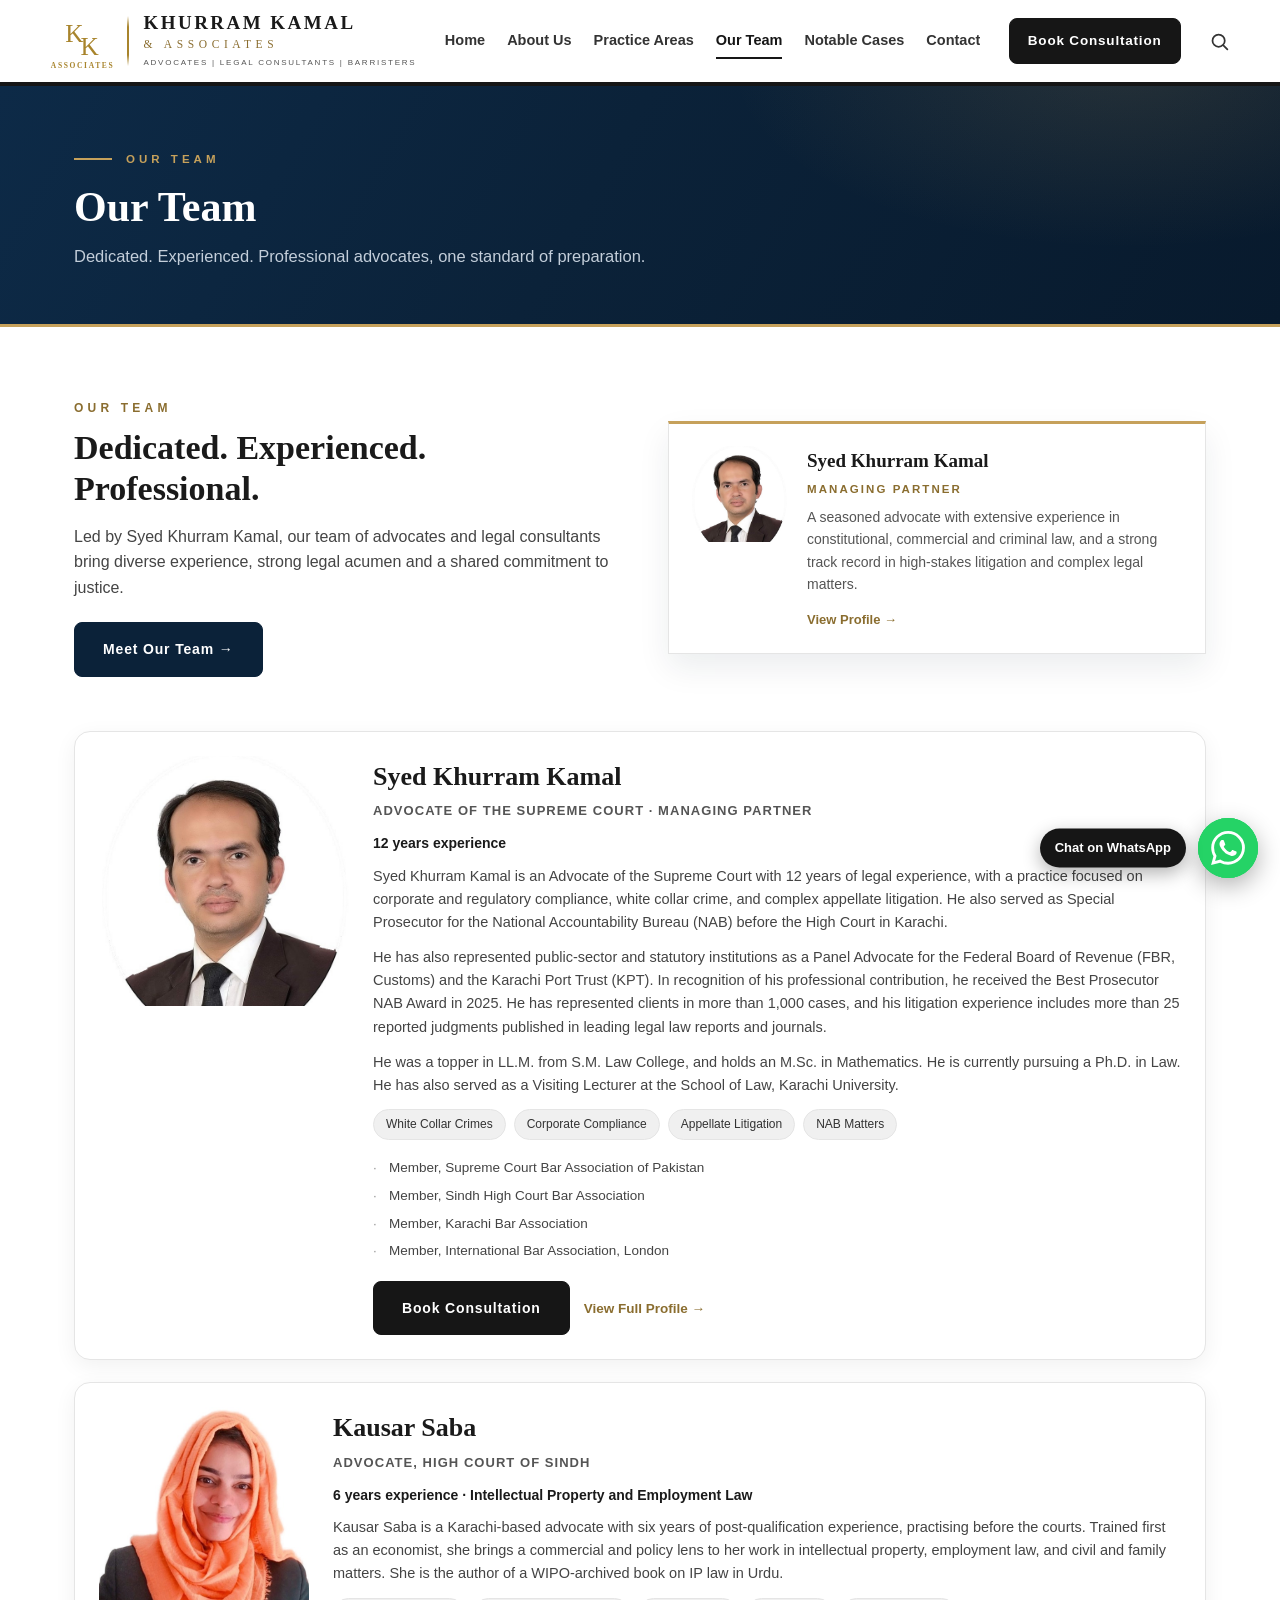
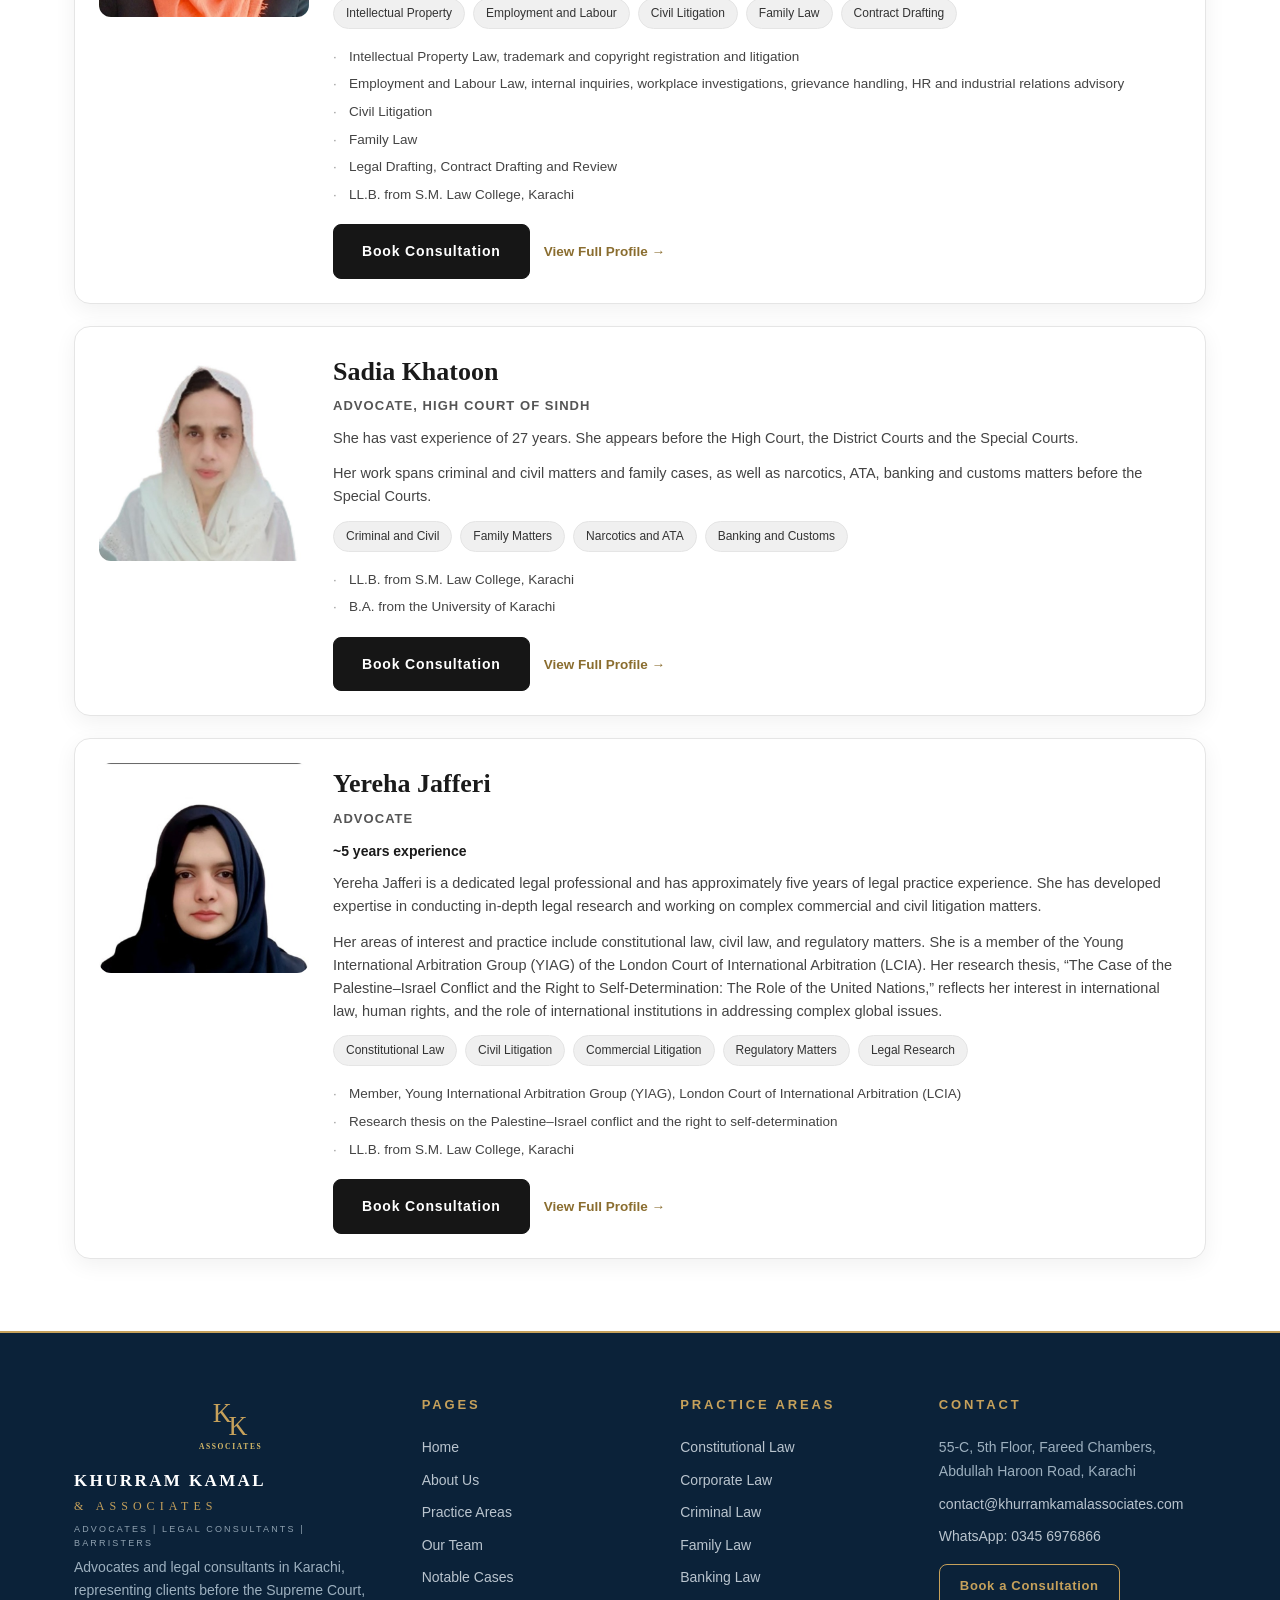
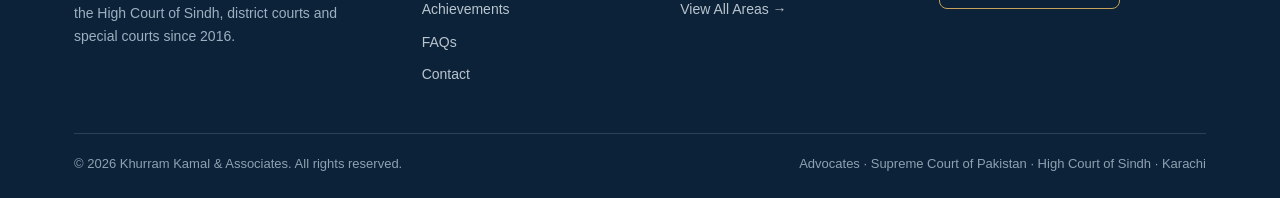
<file: team.html>
<!DOCTYPE html>
<html lang="en">
<head>
<meta charset="UTF-8">
<meta name="viewport" content="width=device-width, initial-scale=1.0">
<link rel="icon" type="image/png" href="/favicon.png">
<link rel="shortcut icon" href="/favicon.ico">
<link rel="apple-touch-icon" href="/apple-touch-icon.png">
<title>Our Team | Khurram Kamal & Associates</title>
<link rel="canonical" href="https://khurramkamalassociates.com/team.html">
<meta property="og:url" content="https://khurramkamalassociates.com/team.html">
<meta name="description" content="Meet the advocates of Khurram Kamal & Associates: Syed Khurram Kamal, Kausar Saba, Sadia Khatoon and Yereha Jafferi, Advocates of the Supreme Court and the High Court, Karachi.">
<meta property="og:type" content="website">
<meta property="og:title" content="Our Team | Khurram Kamal & Associates">
<meta property="og:description" content="Meet the advocates of Khurram Kamal & Associates: Syed Khurram Kamal, Kausar Saba, Sadia Khatoon and Yereha Jafferi, Advocates of the Supreme Court and the High Court, Karachi.">
<meta name="twitter:card" content="summary">
<meta name="twitter:title" content="Our Team | Khurram Kamal & Associates">
<meta name="twitter:description" content="Meet the advocates of Khurram Kamal & Associates: Syed Khurram Kamal, Kausar Saba, Sadia Khatoon and Yereha Jafferi, Advocates of the Supreme Court and the High Court, Karachi.">

  <link rel="stylesheet" href="styles.css">
<script type="application/ld+json">
{
  "@context": "https://schema.org",
  "@type": "ItemList",
  "name": "Advocates at Khurram Kamal & Associates",
  "itemListElement": [
    {
      "@type": "ListItem",
      "position": 1,
      "item": {
        "@type": "Person",
        "name": "Syed Khurram Kamal",
        "jobTitle": "Advocate of the Supreme Court, Managing Partner",
        "url": "https://khurramkamalassociates.com/khurram-kamal.html",
        "worksFor": {
          "@type": "Attorney",
          "name": "Khurram Kamal & Associates",
          "url": "https://khurramkamalassociates.com/"
        }
      }
    },
    {
      "@type": "ListItem",
      "position": 2,
      "item": {
        "@type": "Person",
        "name": "Sadia Khatoon",
        "jobTitle": "Advocate, High Court of Sindh",
        "url": "https://khurramkamalassociates.com/sadia-khatoon.html",
        "worksFor": {
          "@type": "Attorney",
          "name": "Khurram Kamal & Associates",
          "url": "https://khurramkamalassociates.com/"
        }
      }
    },
    {
      "@type": "ListItem",
      "position": 3,
      "item": {
        "@type": "Person",
        "name": "Kausar Saba",
        "jobTitle": "Advocate, High Court of Sindh",
        "url": "https://khurramkamalassociates.com/kausar-saba.html",
        "worksFor": {
          "@type": "Attorney",
          "name": "Khurram Kamal & Associates",
          "url": "https://khurramkamalassociates.com/"
        }
      }
    },
    {
      "@type": "ListItem",
      "position": 4,
      "item": {
        "@type": "Person",
        "name": "Yereha Jafferi",
        "jobTitle": "Advocate",
        "url": "https://khurramkamalassociates.com/yereha-jafferi.html",
        "worksFor": {
          "@type": "Attorney",
          "name": "Khurram Kamal & Associates",
          "url": "https://khurramkamalassociates.com/"
        }
      }
    }
  ]
}
</script>
</head>
<body>

<header>
  <div class="wrap head">
    <a class="brand" href="index.html" style="flex-shrink:0">
      <div class="logo-stack"><div class="logo-mark" aria-hidden="true"><svg viewBox="0 0 64 64" fill="none" aria-hidden="true"><text x="23" y="38" text-anchor="middle" font-family="Georgia, 'Times New Roman', serif" font-size="30" fill="#A8842C">K</text><text x="41" y="53" text-anchor="middle" font-family="Georgia, 'Times New Roman', serif" font-size="30" fill="#A8842C">K</text></svg></div><div class="logo-sub">ASSOCIATES</div></div>
      <div class="brand-sep" aria-hidden="true"></div>
      <div><div class="bname">KHURRAM KAMAL</div><div class="band">&amp; ASSOCIATES</div><div class="bsub">ADVOCATES | LEGAL CONSULTANTS | BARRISTERS</div></div>
    </a>
    <nav id="mainNav">
      <a href="index.html">Home</a>
      <a href="about.html">About Us</a>
      <a href="practice-areas.html">Practice Areas</a>
      <a href="team.html" class="active">Our Team</a>
      <a href="cases.html">Notable Cases</a>
      <a href="contact.html">Contact</a>
      <a class="nav-cta" href="book-consultation.html">Book Consultation</a>
    </nav>
    <a class="btn black" href="book-consultation.html">Book Consultation</a>
    <a class="search-ico-h" href="practice-areas.html" aria-label="Search practice areas"><svg viewBox="0 0 24 24" fill="none" stroke="currentColor" stroke-width="2" stroke-linecap="round" aria-hidden="true"><circle cx="11" cy="11" r="7"/><path d="M21 21l-4.3-4.3"/></svg></a>
    <button class="menu-btn" id="menuBtn" type="button" aria-label="Open menu" aria-expanded="false"><span></span><span></span><span></span></button>
  </div>
</header>

<main id="top">
  <div class="page-hero">
    <div class="wrap">
      <div class="ph-kicker">Our Team</div>
      <h1>Our Team</h1>
      <p>Dedicated. Experienced. Professional advocates, one standard of preparation.</p>
    </div>
  </div>
<section id="team">
    <div class="wrap">
      <div class="team-intro">
        <div>
          <div class="eyebrow">Our Team</div>
          <h2>Dedicated. Experienced. Professional.</h2>
          <p>Led by Syed Khurram Kamal, our team of advocates and legal consultants bring diverse experience, strong legal acumen and a shared commitment to justice.</p>
          <a class="btn btn-navy" href="#lawyers">Meet Our Team →</a>
        </div>
        <div class="ti-card">
          <img src="images/khurram-kamal-sq.jpg" alt="Syed Khurram Kamal, Managing Partner" loading="lazy" decoding="async">
          <div>
            <h3>Syed Khurram Kamal</h3>
            <div class="tt">Managing Partner</div>
            <p>A seasoned advocate with extensive experience in constitutional, commercial and criminal law, and a strong track record in high-stakes litigation and complex legal matters.</p>
            <a href="khurram-kamal.html">View Profile →</a>
          </div>
        </div>
      </div>
      <div class="lawyers" id="lawyers">
        <article class="lawyer featured" id="khurram-profile">
          <img class="photo" src="images/khurram-kamal-sq.jpg" alt="Syed Khurram Kamal, Advocate of the Supreme Court" decoding="async" loading="lazy">
          <div class="info">
            <h3>Syed Khurram Kamal</h3>
            <div class="title">Advocate of the Supreme Court · Managing Partner</div>
            <div class="exp">12 years experience</div>
            <p class="bio">Syed Khurram Kamal is an Advocate of the Supreme Court with 12 years of legal experience, with a practice focused on corporate and regulatory compliance, white collar crime, and complex appellate litigation. He also served as Special Prosecutor for the National Accountability Bureau (NAB) before the High Court in Karachi.</p>
            <p class="bio">He has also represented public-sector and statutory institutions as a Panel Advocate for the Federal Board of Revenue (FBR, Customs) and the Karachi Port Trust (KPT). In recognition of his professional contribution, he received the Best Prosecutor NAB Award in 2025. He has represented clients in more than 1,000 cases, and his litigation experience includes more than 25 reported judgments published in leading legal law reports and journals.</p>
            <p class="bio">He was a topper in LL.M. from S.M. Law College, and holds an M.Sc. in Mathematics. He is currently pursuing a Ph.D. in Law. He has also served as a Visiting Lecturer at the School of Law, Karachi University.</p>
            <div class="tags"><span class="tag">White Collar Crimes</span><span class="tag">Corporate Compliance</span><span class="tag">Appellate Litigation</span><span class="tag">NAB Matters</span></div>
            <ul>
              <li>Member, Supreme Court Bar Association of Pakistan</li>
              <li>Member, Sindh High Court Bar Association</li>
              <li>Member, Karachi Bar Association</li>
              <li>Member, International Bar Association, London</li>
            </ul>
            <a class="btn black" href="book-consultation.html?lawyer=Syed%20Khurram%20Kamal">Book Consultation</a><a class="profile-link" href="khurram-kamal.html">View Full Profile →</a>
          </div>
        </article>
        <article class="lawyer">
          <img class="photo" src="images/kausar-saba-sq.jpg" alt="Kausar Saba, Advocate of the High Court of Sindh" decoding="async" loading="lazy">
          <div class="info">
            <h3>Kausar Saba</h3>
            <div class="title">Advocate, High Court of Sindh</div>
            <div class="exp">6 years experience · Intellectual Property and Employment Law</div>
            <p class="bio">Kausar Saba is a Karachi-based advocate with six years of post-qualification experience, practising before the courts. Trained first as an economist, she brings a commercial and policy lens to her work in intellectual property, employment law, and civil and family matters. She is the author of a WIPO-archived book on IP law in Urdu.</p>
            <div class="tags"><span class="tag">Intellectual Property</span><span class="tag">Employment and Labour</span><span class="tag">Civil Litigation</span><span class="tag">Family Law</span><span class="tag">Contract Drafting</span></div>
            <ul>
              <li>Intellectual Property Law, trademark and copyright registration and litigation</li>
              <li>Employment and Labour Law, internal inquiries, workplace investigations, grievance handling, HR and industrial relations advisory</li>
              <li>Civil Litigation</li>
              <li>Family Law</li>
              <li>Legal Drafting, Contract Drafting and Review</li>
              <li>LL.B. from S.M. Law College, Karachi</li>
            </ul>
            <a class="btn black" href="book-consultation.html?lawyer=Kausar%20Saba">Book Consultation</a><a class="profile-link" href="kausar-saba.html">View Full Profile →</a>
          </div>
        </article>
        <article class="lawyer">
          <img class="photo" src="images/sadia-khatoon-sq.jpg" alt="Sadia Khatoon" decoding="async" loading="lazy">
          <div class="info">
            <h3>Sadia Khatoon</h3>
            <div class="title">Advocate, High Court of Sindh</div>
            <p class="bio">She has vast experience of 27 years. She appears before the High Court, the District Courts and the Special Courts.</p>
            <p class="bio">Her work spans criminal and civil matters and family cases, as well as narcotics, ATA, banking and customs matters before the Special Courts.</p>
            <div class="tags"><span class="tag">Criminal and Civil</span><span class="tag">Family Matters</span><span class="tag">Narcotics and ATA</span><span class="tag">Banking and Customs</span></div>
            <ul>
              <li>LL.B. from S.M. Law College, Karachi</li>
              <li>B.A. from the University of Karachi</li>
            </ul>
            <a class="btn black" href="book-consultation.html?lawyer=Sadia%20Khatoon">Book Consultation</a><a class="profile-link" href="sadia-khatoon.html">View Full Profile →</a>
          </div>
        </article>
        <article class="lawyer">
          <img class="photo" src="images/yereha-jafferi-sq.jpg" alt="Yereha Jafferi, Advocate" decoding="async" loading="lazy">
          <div class="info">
            <h3>Yereha Jafferi</h3>
            <div class="title">Advocate</div>
            <div class="exp">~5 years experience</div>
            <p class="bio">Yereha Jafferi is a dedicated legal professional and has approximately five years of legal practice experience. She has developed expertise in conducting in-depth legal research and working on complex commercial and civil litigation matters.</p>
            <p class="bio">Her areas of interest and practice include constitutional law, civil law, and regulatory matters. She is a member of the Young International Arbitration Group (YIAG) of the London Court of International Arbitration (LCIA). Her research thesis, &ldquo;The Case of the Palestine&ndash;Israel Conflict and the Right to Self-Determination: The Role of the United Nations,&rdquo; reflects her interest in international law, human rights, and the role of international institutions in addressing complex global issues.</p>
            <div class="tags"><span class="tag">Constitutional Law</span><span class="tag">Civil Litigation</span><span class="tag">Commercial Litigation</span><span class="tag">Regulatory Matters</span><span class="tag">Legal Research</span></div>
            <ul>
              <li>Member, Young International Arbitration Group (YIAG), London Court of International Arbitration (LCIA)</li>
              <li>Research thesis on the Palestine&ndash;Israel conflict and the right to self-determination</li>
              <li>LL.B. from S.M. Law College, Karachi</li>
            </ul>
            <a class="btn black" href="book-consultation.html?lawyer=Yereha%20Jafferi">Book Consultation</a><a class="profile-link" href="yereha-jafferi.html">View Full Profile →</a>
          </div>
        </article>
      </div>
    </div>
  </section>

</main>

<footer>
  <div class="wrap">
    <div class="fgrid">
      <div class="fcol fbrand">
        <div class="fstack"><div class="fmark" aria-hidden="true"><svg viewBox="0 0 64 64" fill="none" aria-hidden="true"><text x="23" y="38" text-anchor="middle" font-family="Georgia, 'Times New Roman', serif" font-size="30" fill="#C6A15B">K</text><text x="41" y="53" text-anchor="middle" font-family="Georgia, 'Times New Roman', serif" font-size="30" fill="#C6A15B">K</text></svg></div><div class="fsub">ASSOCIATES</div></div>
        <div class="fname">KHURRAM KAMAL</div>
        <div class="fname2">&amp; ASSOCIATES</div>
        <div class="fsub">ADVOCATES | LEGAL CONSULTANTS | BARRISTERS</div>
        <p class="fdesc">Advocates and legal consultants in Karachi, representing clients before the Supreme Court, the High Court of Sindh, district courts and special courts since 2016.</p>
      </div>
      <div class="fcol">
        <h4>Pages</h4>
        <a href="index.html">Home</a>
        <a href="about.html">About Us</a>
        <a href="practice-areas.html">Practice Areas</a>
        <a href="team.html">Our Team</a>
        <a href="cases.html">Notable Cases</a>
        <a href="about.html#achievements">Achievements</a>
        <a href="book-consultation.html#faq">FAQs</a>
        <a href="contact.html">Contact</a>
      </div>
      <div class="fcol">
        <h4>Practice Areas</h4>
        <a href="practice-areas.html">Constitutional Law</a>
        <a href="practice-areas.html">Corporate Law</a>
        <a href="practice-areas.html">Criminal Law</a>
        <a href="practice-areas.html">Family Law</a>
        <a href="practice-areas.html">Banking Law</a>
        <a href="practice-areas.html">View All Areas →</a>
      </div>
      <div class="fcol">
        <h4>Contact</h4>
        <p>55-C, 5th Floor, Fareed Chambers, Abdullah Haroon Road, Karachi</p>
        <a href="mailto:contact@khurramkamalassociates.com">contact@khurramkamalassociates.com</a>
        <a href="https://wa.me/923456976866" target="_blank" rel="noopener">WhatsApp: 0345 6976866</a>
        <a class="fbtn" href="book-consultation.html">Book a Consultation</a>
      </div>
    </div>
    <div class="fbar">
      <span>© 2026 Khurram Kamal &amp; Associates. All rights reserved.</span>
      <span>Advocates · Supreme Court of Pakistan · High Court of Sindh · Karachi</span>
    </div>
  </div>
</footer>

<!-- Floating WhatsApp chat button -->
<a class="wa-float" href="https://wa.me/923456976866?text=Hello%20Khurram%20Kamal%20Associates%2C%20I%20would%20like%20to%20discuss%20a%20legal%20matter." target="_blank" rel="noopener" aria-label="Chat on WhatsApp">
  <span class="wa-label">Chat on WhatsApp</span>
  <svg viewBox="0 0 24 24" aria-hidden="true"><path d="M17.472 14.382c-.297-.149-1.758-.867-2.03-.967-.273-.099-.471-.148-.67.15-.197.297-.767.966-.94 1.164-.173.199-.347.223-.644.075-.297-.15-1.255-.463-2.39-1.475-.883-.788-1.48-1.761-1.653-2.059-.173-.297-.018-.458.13-.606.134-.133.298-.347.446-.52.149-.174.198-.298.298-.497.099-.198.05-.371-.025-.52-.075-.149-.669-1.612-.916-2.207-.242-.579-.487-.5-.669-.51-.173-.008-.371-.01-.57-.01-.198 0-.52.074-.792.372-.272.297-1.04 1.016-1.04 2.479 0 1.462 1.065 2.875 1.213 3.074.149.198 2.096 3.2 5.077 4.487.709.306 1.262.489 1.694.625.712.227 1.36.195 1.871.118.571-.085 1.758-.719 2.006-1.413.248-.694.248-1.289.173-1.413-.074-.124-.272-.198-.57-.347m-5.421 7.403h-.004a9.87 9.87 0 01-5.031-1.378l-.361-.214-3.741.982.998-3.648-.235-.374a9.86 9.86 0 01-1.51-5.26c.001-5.45 4.436-9.884 9.888-9.884 2.64 0 5.122 1.03 6.988 2.898a9.825 9.825 0 012.893 6.994c-.003 5.45-4.437 9.884-9.885 9.884m8.413-18.297A11.815 11.815 0 0012.05 0C5.495 0 .16 5.335.157 11.892c0 2.096.547 4.142 1.588 5.945L.057 24l6.305-1.654a11.882 11.882 0 005.683 1.448h.005c6.554 0 11.89-5.335 11.893-11.893a11.821 11.821 0 00-3.48-8.413z"/></svg>
</a>

<script src="scripts.js"></script>
</body>
</html>
</file>
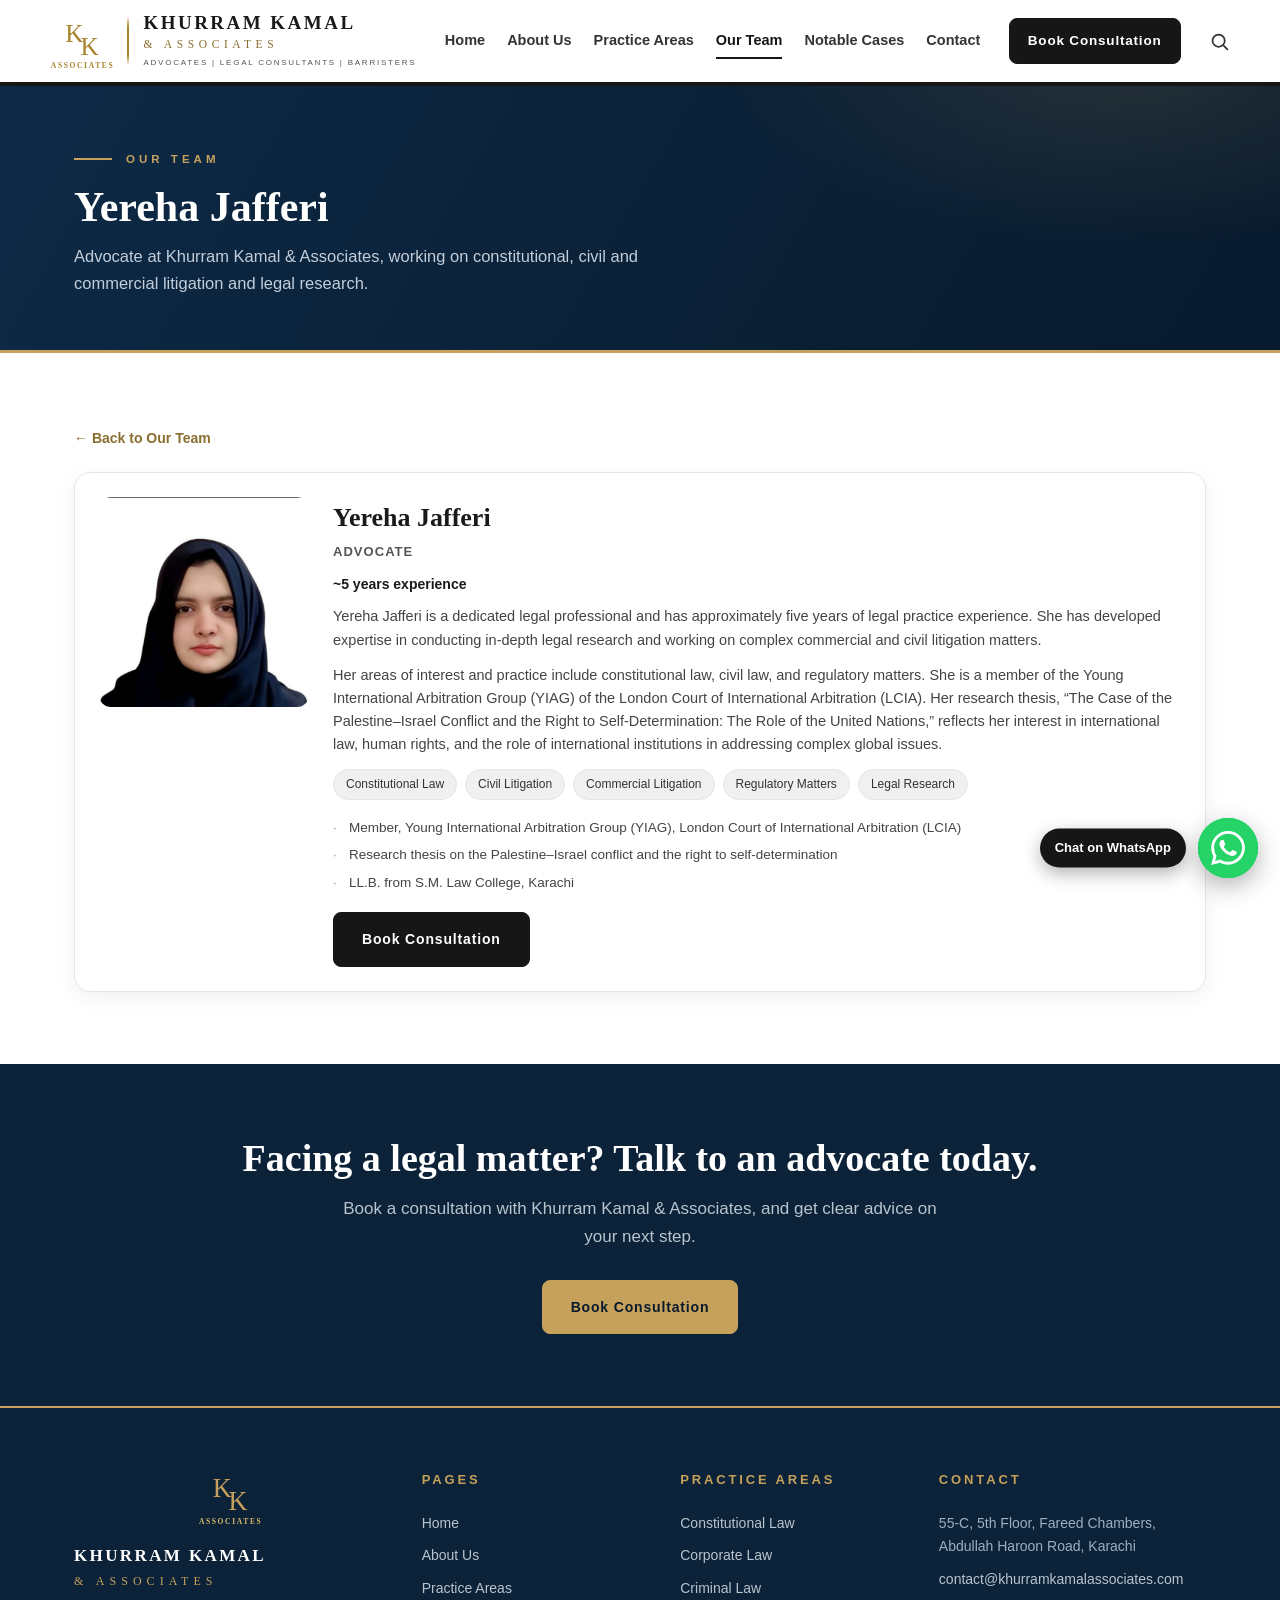
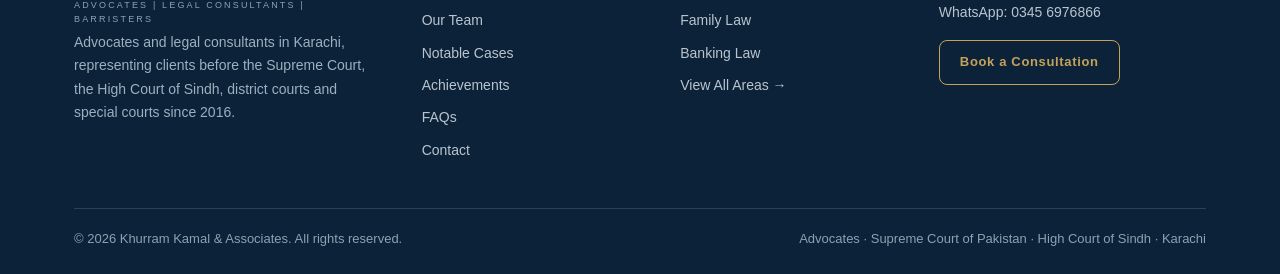
<file: yereha-jafferi.html>
<!DOCTYPE html>
<html lang="en">
<head>
<meta charset="UTF-8">
<meta name="viewport" content="width=device-width, initial-scale=1.0">
<link rel="icon" type="image/png" href="/favicon.png">
<link rel="shortcut icon" href="/favicon.ico">
<link rel="apple-touch-icon" href="/apple-touch-icon.png">
<title>Yereha Jafferi | Khurram Kamal & Associates</title>
<link rel="canonical" href="https://khurramkamalassociates.com/yereha-jafferi.html">
<meta property="og:url" content="https://khurramkamalassociates.com/yereha-jafferi.html">
<meta name="description" content="Advocate at Khurram Kamal & Associates, working on constitutional, civil and commercial litigation and legal research.">
<meta property="og:type" content="website">
<meta property="og:title" content="Yereha Jafferi | Khurram Kamal & Associates">
<meta property="og:description" content="Advocate at Khurram Kamal & Associates, working on constitutional, civil and commercial litigation and legal research.">
<meta name="twitter:card" content="summary">
<meta name="twitter:title" content="Yereha Jafferi | Khurram Kamal & Associates">
<meta name="twitter:description" content="Advocate at Khurram Kamal & Associates, working on constitutional, civil and commercial litigation and legal research.">

  <link rel="stylesheet" href="styles.css">
<script type="application/ld+json">
{
  "@context": "https://schema.org",
  "@type": "Person",
  "name": "Yereha Jafferi",
  "jobTitle": "Advocate",
  "description": "Advocate at Khurram Kamal & Associates with approximately five years of legal practice experience, working on constitutional, civil and commercial litigation and legal research.",
  "url": "https://khurramkamalassociates.com/yereha-jafferi.html",
  "image": "https://khurramkamalassociates.com/images/yereha-jafferi-sq.jpg",
  "worksFor": {
    "@type": "Attorney",
    "name": "Khurram Kamal & Associates",
    "url": "https://khurramkamalassociates.com/"
  },
  "address": {
    "@type": "PostalAddress",
    "streetAddress": "55-C, 5th Floor, Fareed Chambers, Abdullah Haroon Road",
    "addressLocality": "Karachi",
    "postalCode": "75620",
    "addressCountry": "PK"
  },
  "alumniOf": [
    {
      "@type": "EducationalOrganization",
      "name": "S.M. Law College, Karachi"
    }
  ],
  "knowsAbout": [
    "Constitutional Law",
    "Civil Law",
    "Commercial Law",
    "Legal Research"
  ],
  "memberOf": [
    {
      "@type": "Organization",
      "name": "Young International Arbitration Group (YIAG), London Court of International Arbitration"
    }
  ]
}
</script>
</head>
<body>

<header>
  <div class="wrap head">
    <a class="brand" href="index.html" style="flex-shrink:0">
      <div class="logo-stack"><div class="logo-mark" aria-hidden="true"><svg viewBox="0 0 64 64" fill="none" aria-hidden="true"><text x="23" y="38" text-anchor="middle" font-family="Georgia, 'Times New Roman', serif" font-size="30" fill="#A8842C">K</text><text x="41" y="53" text-anchor="middle" font-family="Georgia, 'Times New Roman', serif" font-size="30" fill="#A8842C">K</text></svg></div><div class="logo-sub">ASSOCIATES</div></div>
      <div class="brand-sep" aria-hidden="true"></div>
      <div><div class="bname">KHURRAM KAMAL</div><div class="band">&amp; ASSOCIATES</div><div class="bsub">ADVOCATES | LEGAL CONSULTANTS | BARRISTERS</div></div>
    </a>
    <nav id="mainNav">
      <a href="index.html">Home</a>
      <a href="about.html">About Us</a>
      <a href="practice-areas.html">Practice Areas</a>
      <a href="team.html" class="active">Our Team</a>
      <a href="cases.html">Notable Cases</a>
      <a href="contact.html">Contact</a>
      <a class="nav-cta" href="book-consultation.html">Book Consultation</a>
    </nav>
    <a class="btn black" href="book-consultation.html">Book Consultation</a>
    <a class="search-ico-h" href="practice-areas.html" aria-label="Search practice areas"><svg viewBox="0 0 24 24" fill="none" stroke="currentColor" stroke-width="2" stroke-linecap="round" aria-hidden="true"><circle cx="11" cy="11" r="7"/><path d="M21 21l-4.3-4.3"/></svg></a>
    <button class="menu-btn" id="menuBtn" type="button" aria-label="Open menu" aria-expanded="false"><span></span><span></span><span></span></button>
  </div>
</header>

<main id="top">
  <div class="page-hero">
    <div class="wrap">
      <div class="ph-kicker">Our Team</div>
      <h1>Yereha Jafferi</h1>
      <p>Advocate at Khurram Kamal & Associates, working on constitutional, civil and commercial litigation and legal research.</p>
    </div>
  </div>
  <section>
    <div class="wrap">
      <a class="back-link" href="team.html">← Back to Our Team</a>
      <div class="lawyers">
<article class="lawyer">
          <img class="photo" src="images/yereha-jafferi-sq.jpg" alt="Yereha Jafferi, Advocate" decoding="async">
          <div class="info">
            <h3>Yereha Jafferi</h3>
            <div class="title">Advocate</div>
            <div class="exp">~5 years experience</div>
            <p class="bio">Yereha Jafferi is a dedicated legal professional and has approximately five years of legal practice experience. She has developed expertise in conducting in-depth legal research and working on complex commercial and civil litigation matters.</p>
            <p class="bio">Her areas of interest and practice include constitutional law, civil law, and regulatory matters. She is a member of the Young International Arbitration Group (YIAG) of the London Court of International Arbitration (LCIA). Her research thesis, &ldquo;The Case of the Palestine&ndash;Israel Conflict and the Right to Self-Determination: The Role of the United Nations,&rdquo; reflects her interest in international law, human rights, and the role of international institutions in addressing complex global issues.</p>
            <div class="tags"><span class="tag">Constitutional Law</span><span class="tag">Civil Litigation</span><span class="tag">Commercial Litigation</span><span class="tag">Regulatory Matters</span><span class="tag">Legal Research</span></div>
            <ul>
              <li>Member, Young International Arbitration Group (YIAG), London Court of International Arbitration (LCIA)</li>
              <li>Research thesis on the Palestine&ndash;Israel conflict and the right to self-determination</li>
              <li>LL.B. from S.M. Law College, Karachi</li>
            </ul>
            <a class="btn black" href="book-consultation.html?lawyer=Yereha%20Jafferi">Book Consultation</a>
          </div>
        </article>
      </div>
    </div>
  </section>
<section class="dark cta-banner">
    <div class="wrap">
      <h2>Facing a legal matter? Talk to an advocate today.</h2>
      <p>Book a consultation with Khurram Kamal &amp; Associates, and get clear advice on your next step.</p>
      <a class="btn white" href="book-consultation.html">Book Consultation</a>
    </div>
  </section>

</main>

<footer>
  <div class="wrap">
    <div class="fgrid">
      <div class="fcol fbrand">
        <div class="fstack"><div class="fmark" aria-hidden="true"><svg viewBox="0 0 64 64" fill="none" aria-hidden="true"><text x="23" y="38" text-anchor="middle" font-family="Georgia, 'Times New Roman', serif" font-size="30" fill="#C6A15B">K</text><text x="41" y="53" text-anchor="middle" font-family="Georgia, 'Times New Roman', serif" font-size="30" fill="#C6A15B">K</text></svg></div><div class="fsub">ASSOCIATES</div></div>
        <div class="fname">KHURRAM KAMAL</div>
        <div class="fname2">&amp; ASSOCIATES</div>
        <div class="fsub">ADVOCATES | LEGAL CONSULTANTS | BARRISTERS</div>
        <p class="fdesc">Advocates and legal consultants in Karachi, representing clients before the Supreme Court, the High Court of Sindh, district courts and special courts since 2016.</p>
      </div>
      <div class="fcol">
        <h4>Pages</h4>
        <a href="index.html">Home</a>
        <a href="about.html">About Us</a>
        <a href="practice-areas.html">Practice Areas</a>
        <a href="team.html">Our Team</a>
        <a href="cases.html">Notable Cases</a>
        <a href="about.html#achievements">Achievements</a>
        <a href="book-consultation.html#faq">FAQs</a>
        <a href="contact.html">Contact</a>
      </div>
      <div class="fcol">
        <h4>Practice Areas</h4>
        <a href="practice-areas.html">Constitutional Law</a>
        <a href="practice-areas.html">Corporate Law</a>
        <a href="practice-areas.html">Criminal Law</a>
        <a href="practice-areas.html">Family Law</a>
        <a href="practice-areas.html">Banking Law</a>
        <a href="practice-areas.html">View All Areas →</a>
      </div>
      <div class="fcol">
        <h4>Contact</h4>
        <p>55-C, 5th Floor, Fareed Chambers, Abdullah Haroon Road, Karachi</p>
        <a href="mailto:contact@khurramkamalassociates.com">contact@khurramkamalassociates.com</a>
        <a href="https://wa.me/923456976866" target="_blank" rel="noopener">WhatsApp: 0345 6976866</a>
        <a class="fbtn" href="book-consultation.html">Book a Consultation</a>
      </div>
    </div>
    <div class="fbar">
      <span>© 2026 Khurram Kamal &amp; Associates. All rights reserved.</span>
      <span>Advocates · Supreme Court of Pakistan · High Court of Sindh · Karachi</span>
    </div>
  </div>
</footer>

<!-- Floating WhatsApp chat button -->
<a class="wa-float" href="https://wa.me/923456976866?text=Hello%20Khurram%20Kamal%20Associates%2C%20I%20would%20like%20to%20discuss%20a%20legal%20matter." target="_blank" rel="noopener" aria-label="Chat on WhatsApp">
  <span class="wa-label">Chat on WhatsApp</span>
  <svg viewBox="0 0 24 24" aria-hidden="true"><path d="M17.472 14.382c-.297-.149-1.758-.867-2.03-.967-.273-.099-.471-.148-.67.15-.197.297-.767.966-.94 1.164-.173.199-.347.223-.644.075-.297-.15-1.255-.463-2.39-1.475-.883-.788-1.48-1.761-1.653-2.059-.173-.297-.018-.458.13-.606.134-.133.298-.347.446-.52.149-.174.198-.298.298-.497.099-.198.05-.371-.025-.52-.075-.149-.669-1.612-.916-2.207-.242-.579-.487-.5-.669-.51-.173-.008-.371-.01-.57-.01-.198 0-.52.074-.792.372-.272.297-1.04 1.016-1.04 2.479 0 1.462 1.065 2.875 1.213 3.074.149.198 2.096 3.2 5.077 4.487.709.306 1.262.489 1.694.625.712.227 1.36.195 1.871.118.571-.085 1.758-.719 2.006-1.413.248-.694.248-1.289.173-1.413-.074-.124-.272-.198-.57-.347m-5.421 7.403h-.004a9.87 9.87 0 01-5.031-1.378l-.361-.214-3.741.982.998-3.648-.235-.374a9.86 9.86 0 01-1.51-5.26c.001-5.45 4.436-9.884 9.888-9.884 2.64 0 5.122 1.03 6.988 2.898a9.825 9.825 0 012.893 6.994c-.003 5.45-4.437 9.884-9.885 9.884m8.413-18.297A11.815 11.815 0 0012.05 0C5.495 0 .16 5.335.157 11.892c0 2.096.547 4.142 1.588 5.945L.057 24l6.305-1.654a11.882 11.882 0 005.683 1.448h.005c6.554 0 11.89-5.335 11.893-11.893a11.821 11.821 0 00-3.48-8.413z"/></svg>
</a>

<script src="scripts.js"></script>
</body>
</html>
</file>
<file: styles.css>
:root { --black:#161616; --ink:#1a1a1a; --muted:#555; --line:#e5e5e5; --bg:#f6f6f6; --white:#fff; --navy:#0B2239; --navy2:#081A2D; --gold:#C6A15B; }
  * { margin:0; padding:0; box-sizing:border-box; }
  html { scroll-behavior:smooth; scroll-padding-top:96px; }
  body { font-family:Arial,Helvetica,sans-serif; background:var(--white); color:var(--ink); line-height:1.6; overflow-x:hidden; }
  img { max-width:100%; }
  h1, h2, h3, .serif { font-family:Georgia,'Times New Roman',serif; }
  a { color:inherit; text-decoration:none; }
  .wrap { max-width:1180px; margin:0 auto; padding:0 24px; }
  /* Top bar */
  .topbar { background:var(--black); color:#bbb; font-size:12px; letter-spacing:.04em; }
  .topbar .wrap { display:flex; justify-content:space-between; gap:16px; padding-top:9px; padding-bottom:9px; flex-wrap:wrap; }
  .topbar a:hover { color:var(--white); }
  /* Header */
  header { position:sticky; top:0; z-index:50; background:var(--white); border-bottom:4px solid var(--black); }
  .head { display:flex; align-items:center; justify-content:space-between; gap:20px; padding:10px 0; flex-wrap:nowrap; }
  .head .btn { padding:11px 18px; font-size:13.5px; }
  .brand { display:flex; align-items:center; gap:14px; min-width:0; }
  .logo-mark { width:54px; height:54px; background:transparent; border-radius:0; display:flex; align-items:center; justify-content:center; flex-shrink:0; }
  .logo-mark svg { height:54px; width:54px; }
  .logo-stack { display:flex; flex-direction:column; align-items:center; flex-shrink:0; }
  .logo-sub { font-family:Georgia,serif; font-size:7.5px; font-weight:700; letter-spacing:.22em; color:#A8842C; white-space:nowrap; margin-top:-4px; transform:translateX(.11em); }
  .brand-sep { width:2px; height:50px; background:linear-gradient(180deg, rgba(168,132,44,0) 0%, #A8842C 22%, #A8842C 78%, rgba(168,132,44,0) 100%); flex-shrink:0; }
  .brand .bname { font-family:Georgia,serif; font-weight:700; font-size:19px; letter-spacing:.13em; line-height:1.12; white-space:nowrap; color:var(--ink); }
  .brand > div:last-child { text-align:left; }
  .brand .band { font-family:Georgia,serif; font-size:11.5px; letter-spacing:.4em; color:#8a6d2f; margin-top:2px; white-space:nowrap; }
  .brand .bsub { font-size:8px; letter-spacing:.22em; color:var(--muted); margin-top:4px; white-space:nowrap; }
  nav { display:flex; gap:22px; font-size:14.5px; font-weight:600; flex-wrap:nowrap; overflow-x:auto; scrollbar-width:none; }
  nav::-webkit-scrollbar { display:none; }
  nav a { color:#333; padding:6px 0; position:relative; white-space:nowrap; }
  nav a::after { content:""; position:absolute; left:0; bottom:0; width:100%; height:2px; background:var(--black); transform:scaleX(0); transform-origin:left; transition:transform .3s ease; }
  nav a:hover { color:var(--black); }
  nav a:hover::after { transform:scaleX(1); }
  nav a.active { color:var(--black); }
  nav a.active::after { transform:scaleX(1); }
  .search-ico-h { display:flex; align-items:center; color:#333; flex-shrink:0; }
  nav a.nav-cta { display:none; }
  .search-ico-h svg { width:21px; height:21px; }
  .search-ico-h:hover { color:var(--black); }
  .btn { display:inline-block; font-size:14px; font-weight:700; letter-spacing:.06em; padding:15px 28px; border-radius:8px; border:1.5px solid var(--black); cursor:pointer; white-space:nowrap; transition:transform .25s cubic-bezier(.34,1.45,.44,1), background .25s ease, color .25s ease, box-shadow .25s ease; }
  .btn:hover { transform:translateY(-2px); }
  .btn:active { transform:scale(.97); }
  .btn.white::after { background:linear-gradient(105deg, transparent, rgba(0,0,0,.10), transparent); }
  .btn.black { background:var(--black); color:var(--white); }
  .btn.black:hover { background:#2a2a2a; }
  .btn.white { background:var(--white); color:var(--black); }
  .btn.white:hover { background:#f0f0f0; }
  .menu-btn { display:none; width:48px; height:48px; border:none; border-radius:8px; background:transparent; cursor:pointer; align-items:center; justify-content:center; flex-direction:column; gap:6px; flex-shrink:0; }
  .menu-btn span { display:block; width:26px; height:3px; background:var(--black); border-radius:2px; }
  @media (min-width:1181px) { .head { justify-content:space-between; } }
  @media (max-width:1180px) {
    nav { display:none; position:absolute; top:100%; left:0; right:0; background:var(--white); flex-direction:column; gap:0; border-bottom:1px solid var(--line); box-shadow:0 14px 28px rgba(0,0,0,.12); z-index:60; }
    nav.open { display:flex; }
    nav a { padding:15px 24px; border-bottom:1px solid #f0f0f0; font-size:14px; }
    nav a:last-child { border-bottom:none; }
    .menu-btn { display:flex; }
  }
  /* Hero */
  .hero { position:relative; overflow:hidden; background:var(--white); color:var(--ink); padding:84px 0 76px; text-align:center; }
  .hero .wrap { position:relative; z-index:1; }
  .hero .kicker { font-size:12px; letter-spacing:.35em; color:#555; font-weight:700; }
  .hero h1 { font-size:50px; line-height:1.14; margin:18px auto 14px; max-width:820px; }
  .hero p { font-size:17px; color:#444; max-width:720px; margin:0 auto 28px; }
  .hero .cta-row { display:flex; gap:14px; justify-content:center; flex-wrap:wrap; margin-bottom:30px; }
  .searchbar { display:flex; align-items:center; max-width:640px; margin:0 auto; border:1px solid #e2e2e2; border-radius:999px; background:var(--white); box-shadow:0 14px 36px rgba(0,0,0,.13); padding:6px; transition:box-shadow .25s ease, border-color .25s ease; }
  .searchbar:focus-within { border-color:var(--black); box-shadow:0 14px 36px rgba(0,0,0,.13), 0 0 0 2px var(--black); }
  .search-ico { display:flex; align-items:center; padding:0 4px 0 16px; color:#777; flex-shrink:0; }
  .search-ico svg { width:20px; height:20px; }
  .searchbar input { flex:1; min-width:0; border:none; outline:none; padding:12px 8px; font-size:16px; font-family:inherit; background:transparent; }
  .searchbar button { border:none; background:var(--black); color:var(--white); padding:13px 28px; font-size:15px; font-weight:700; cursor:pointer; border-radius:999px; flex-shrink:0; transition:background .25s ease, transform .2s ease; }
  .searchbar button:hover { background:#2a2a2a; }
  .searchbar button:active { transform:scale(.96); }
  .chips { display:flex; gap:10px; justify-content:center; flex-wrap:wrap; margin-top:18px; }
  .chip { border:1px solid #161616; border-radius:999px; padding:7px 16px; font-size:13px; color:#161616; cursor:pointer; background:transparent; transition:transform .25s ease, background .25s ease, color .25s ease; }
  .chip:hover, .chip.active { background:var(--black); color:var(--white); border-color:var(--black); }
  .trustbar { margin-top:26px; font-size:13px; font-weight:700; letter-spacing:.06em; color:#555; }
  .trustbar span { color:#161616; }
  /* Hero person — Khurram Kamal on the front */
  .hero-person { text-align:center; }
  .hero-person img { width:100%; max-width:360px; aspect-ratio:1; object-fit:cover; border-radius:50%; border:3px solid var(--black); box-shadow:0 10px 30px rgba(0,0,0,.18); display:block; margin:0 auto; animation:heroPhoto .9s cubic-bezier(.22,1,.36,1) both .15s, photoGlow 5.5s ease-in-out 1.2s infinite alternate; }
  .hero-person .hp-name { font-family:Georgia,serif; font-size:22px; font-weight:700; color:#161616; margin-top:14px; }
  .hero-person .hp-title { font-size:12px; letter-spacing:.14em; text-transform:uppercase; color:#666; margin-top:4px; }
  @media (min-width:821px) {
    .hero .wrap { display:grid; grid-template-columns:1.2fr .8fr; gap:48px; align-items:center; text-align:left; }
    .hero .hero-copy { order:1; text-align:left; }
    .hero .hero-person { order:2; }
    .hero .hero-copy h1 { margin:18px 0 14px; }
    .hero .hero-copy p { margin:0 0 28px; }
    .hero .hero-copy .cta-row { justify-content:flex-start; }
    .hero .hero-copy .searchbar { margin:0; }
    .hero .hero-copy .chips { justify-content:flex-start; }
  }
  @media (max-width:820px) {
    .hero-person img { max-width:230px; }
  }
  /* Stats */
  .stats { background:var(--white); border-bottom:1px solid var(--line); }
  .stats .row { display:grid; grid-template-columns:repeat(3,1fr); text-align:center; }
  .stat { padding:28px 12px; border-right:1px solid var(--line); }
  .stat:last-child { border-right:none; }
  .stat .num { font-family:Georgia,serif; font-size:34px; font-weight:700; }
  .stat .lbl { font-size:11px; letter-spacing:.2em; text-transform:uppercase; color:var(--muted); margin-top:4px; }
  /* Sections */
  section { padding:72px 0; }
  .sec-head { text-align:center; max-width:760px; margin:0 auto 40px; }
  .eyebrow { font-size:12px; letter-spacing:.35em; font-weight:700; color:var(--muted); text-transform:uppercase; margin-bottom:10px; }
  h2 { font-size:36px; line-height:1.2; }
  .sec-head p { color:var(--muted); margin-top:12px; font-size:16px; }
  .grey { background:var(--bg); }
  .dark { background:var(--navy); color:var(--white); }
  .dark .sec-head p { color:#B9C4CE; }
  .dark .eyebrow { color:var(--gold); }
  .dark .sec-head h2::after { background:var(--gold); }
  /* Serve grid */
  .serve { display:grid; grid-template-columns:repeat(3,1fr); gap:22px; margin-top:36px; text-align:left; }
  .serve div { border:1px solid var(--line); border-radius:14px; padding:26px; background:var(--white); }
  .serve h3 { font-size:20px; margin-bottom:8px; }
  .serve p { font-size:14.5px; color:#444; }
  /* Practice cards */
  .areas { display:grid; grid-template-columns:repeat(3,1fr); gap:20px; }
  .area { background:var(--white); border:1px solid var(--line); border-radius:14px; padding:26px; box-shadow:0 4px 18px rgba(0,0,0,.05); }
  .area .n { font-family:Georgia,serif; font-size:14px; color:#999; }
  .area h3 { font-size:21px; margin:10px 0 8px; }
  .area p { font-size:14px; color:var(--muted); }
  .area .go { display:inline-block; margin-top:16px; font-size:13px; font-weight:700; }
  .area .go:hover { text-decoration:underline; }
  .no-results { display:none; text-align:center; color:var(--muted); padding:30px 0; font-size:16px; }
  /* Detail accordion */
  .detail-head { text-align:center; margin:56px auto 26px; max-width:720px; }
  .detail-head h3 { font-size:26px; }
  .detail-head p { color:var(--muted); margin-top:8px; font-size:15px; }
  .acc { max-width:860px; margin:0 auto; }
  .acc details { border:1px solid var(--line); border-radius:12px; padding:17px 22px; margin-bottom:10px; background:var(--white); }
  .acc summary { font-family:Georgia,serif; font-size:18px; font-weight:700; cursor:pointer; list-style:none; }
  .acc summary::-webkit-details-marker { display:none; }
  .acc summary::after { content:"+"; float:right; font-size:22px; line-height:1; color:#888; }
  .acc details[open ] summary::after { content:"–"; }
  .acc ul { list-style:none; margin-top:12px; }
  .acc li { font-size:14.5px; color:#444; padding:4px 0 4px 18px; position:relative; }
  .acc li::before { content:"·"; position:absolute; left:0; color:#999; }
  /* Lawyer cards */
  .lawyers { display:grid; gap:22px; }
  .lawyer { display:flex; gap:26px; background:var(--white); border:1px solid var(--line); border-radius:16px; padding:26px; box-shadow:0 6px 22px rgba(0,0,0,.06); }
  .lawyer .photo { width:300px; height:300px;
  .lawyer.featured { border:2px solid var(--black); }
  .lawyer.featured .photo { width:400px; height:400px; }
  .lawyer.featured h3 { font-size:30px; } object-fit:cover; border-radius:12px; flex-shrink:0; background:#eee; transition:transform .4s ease; }
  .lawyer .photo-placeholder { width:300px; height:300px; border-radius:12px; flex-shrink:0; background:var(--black); color:var(--white); display:flex; align-items:center; justify-content:center; font-family:Georgia,serif; font-size:88px; font-weight:700; letter-spacing:.05em; }
  .lawyer:hover .photo { transform:scale(1.03); }
  .lawyer .info { flex:1; min-width:0; }
  .lawyer h3 { font-size:26px; }
  .lawyer .title { font-size:13px; font-weight:700; letter-spacing:.08em; text-transform:uppercase; color:var(--muted); margin:4px 0 10px; }
  .lawyer .exp { font-size:14px; font-weight:700; margin-bottom:10px; }
  .lawyer p.bio { font-size:14.5px; color:#444; margin-bottom:12px; }
  .tags { display:flex; gap:8px; flex-wrap:wrap; margin-bottom:14px; }
  .tag { font-size:12px; background:#f0f0f0; border:1px solid var(--line); border-radius:999px; padding:5px 12px; color:#333; }
  .lawyer ul { list-style:none; font-size:13.5px; color:#444; margin-bottom:16px; }
  .lawyer ul li { padding:3px 0 3px 16px; position:relative; }
  .lawyer ul li::before { content:"·"; position:absolute; left:0; color:#999; }
  /* Steps */
  .steps { display:grid; grid-template-columns:repeat(3,1fr); gap:22px; }
  .step { background:var(--white); border:1px solid var(--line); border-radius:14px; padding:28px; box-shadow:0 4px 18px rgba(0,0,0,.05); }
  .step .snum { width:44px; height:44px; border-radius:50%; background:var(--black); color:var(--white); display:flex; align-items:center; justify-content:center; font-family:Georgia,serif; font-size:19px; font-weight:700; margin-bottom:14px; }
  .step h3 { font-size:20px; margin-bottom:8px; }
  .step p { font-size:14px; color:var(--muted); }
  /* Why us */
  .why { display:grid; grid-template-columns:repeat(2,1fr); gap:0; border-top:1px solid rgba(255,255,255,.16); margin-top:10px; }
  .why div { padding:26px 26px 26px 0; border-bottom:1px solid rgba(255,255,255,.16); }
  .why div:nth-child(odd) { border-right:1px solid rgba(255,255,255,.16); padding-right:28px; }
  .why div:nth-child(even) { padding-left:28px; }
  .why h3 { font-size:20px; margin-bottom:6px; color:var(--gold); }
  .why p { font-size:14px; color:#B9C4CE; }
  /* Chambers */
  .chambers-box { max-width:760px; margin:0 auto; text-align:center; }
  .chambers-box p { color:#444; font-size:16px; margin-top:12px; }
  /* FAQ */
  .faq { max-width:820px; margin:0 auto; }
  .faq details { border:1px solid var(--line); border-radius:12px; padding:18px 22px; margin-bottom:12px; background:var(--white); }
  .faq summary { font-family:Georgia,serif; font-size:18px; font-weight:700; cursor:pointer; list-style:none; }
  .faq summary::-webkit-details-marker { display:none; }
  .faq summary::after { content:"+"; float:right; font-size:22px; line-height:1; color:#888; }
  .faq details[open ] summary::after { content:"–"; }
  .faq p { font-size:15px; color:#444; margin-top:10px; }
  /* CTA banner */
  .cta-banner { text-align:center; }
  .cta-banner h2 { font-size:38px; }
  .cta-banner p { color:#B9C4CE; font-size:17px; margin:14px auto 30px; max-width:600px; }
  .cta-banner .btn.white { background:var(--gold); color:var(--navy2); border-color:var(--gold); }
  .cta-banner .btn.white:hover { background:#D4B878; }
  /* Contact */
  .contact-grid { display:grid; grid-template-columns:1.25fr 1fr; gap:52px; align-items:start; }
  .contact-form { display:grid; gap:15px; }
  .contact-form label { font-size:12px; letter-spacing:.12em; text-transform:uppercase; color:#555; display:block; margin-bottom:5px; font-weight:700; }
  .contact-form input, .contact-form select, .contact-form textarea { width:100%; font-size:15px; padding:13px 14px; border:1.5px solid #ccc; border-radius:10px; background:#fff; color:#111; outline:none; font-family:inherit; }
  .contact-form input:focus, .contact-form select:focus, .contact-form textarea:focus { border-color:#000; }
  .contact-form textarea { min-height:120px; resize:vertical; }
  .form-note { font-size:13px; color:#777; }
  .contact-info h3 { font-size:20px; margin-bottom:8px; }
  .contact-info p, .contact-info a { font-size:15px; color:#333; }
  /* Footer */
  footer { background:var(--navy); color:#B9C4CE; padding:56px 0 0; font-size:14px; border-top:2px solid var(--gold); }
  footer .fgrid { display:grid; grid-template-columns:1.4fr 1fr 1fr 1.2fr; gap:36px; text-align:left; }
  footer .fmark { width:56px; height:56px; display:flex; align-items:center; margin:0 0 14px; }
  footer .fmark svg { height:56px; width:56px; }
  footer .fstack { display:flex; flex-direction:column; align-items:center; margin:0 0 14px; }
  footer .fstack .fmark { margin:0; }
  footer .fstack .fsub { font-family:Georgia,serif; font-size:7.5px; font-weight:700; letter-spacing:.22em; color:#D9BC6A; white-space:nowrap; margin-top:-4px; transform:translateX(.11em); }
  footer .fname { color:var(--white); font-family:Georgia,serif; font-size:17px; letter-spacing:.14em; font-weight:700; }
  footer .fname2 { color:var(--gold); font-family:Georgia,serif; font-size:12px; letter-spacing:.42em; margin-top:3px; }
  footer .fsub { font-size:9px; letter-spacing:.24em; color:#8FA1B0; margin-top:6px; }
  footer .fdesc { margin-top:14px; line-height:1.65; color:#9DB0BF; max-width:300px; }
  footer h4 { color:var(--gold); font-size:13px; letter-spacing:.22em; text-transform:uppercase; margin:6px 0 16px; }
  footer .fcol a { display:block; color:#B9C4CE; text-decoration:none; padding:5px 0; transition:color .25s ease, transform .25s ease; }
  footer .fcol a:hover { color:var(--gold); transform:translateX(4px); }
  footer .fcol p { line-height:1.65; color:#9DB0BF; padding:5px 0; margin:0; }
  footer .fcol a.fbtn { display:inline-block; margin-top:12px; border:1.5px solid var(--gold); color:var(--gold); padding:11px 20px; border-radius:8px; font-weight:700; font-size:13px; letter-spacing:.05em; }
  footer .fcol a.fbtn:hover { background:var(--gold); color:var(--navy2); transform:none; }
  footer .fbar { border-top:1px solid rgba(255,255,255,.14); margin-top:42px; padding:20px 0 24px; display:flex; justify-content:space-between; gap:12px; flex-wrap:wrap; font-size:13px; color:#8FA1B0; }
  @media (max-width:820px) { footer .fgrid { grid-template-columns:1fr 1fr; } footer .fbrand { grid-column:1 / -1; } footer .fbar { justify-content:center; text-align:center; } }
  @media (max-width:480px) { footer .fgrid { grid-template-columns:1fr; } }
  /* WhatsApp float */
  .wa-float { position:fixed; right:22px; bottom:22px; z-index:100; width:60px; height:60px; border-radius:50%; background:#25D366; display:flex; align-items:center; justify-content:center; box-shadow:0 8px 24px rgba(0,0,0,.3); }
  .wa-float::before, .wa-float::after { content:""; position:absolute; inset:0; border-radius:50%; background:#25D366; z-index:-1; animation:waRing 2.2s ease-out infinite; }
  .wa-float::after { animation-delay:1.1s; }
  @keyframes waRing { 0% { transform:scale(1); opacity:.55; } 100% { transform:scale(1.9); opacity:0; } }
  .wa-float svg { width:34px; height:34px; fill:#fff; }
  .wa-label { position:absolute; right:72px; top:50%; transform:translateY(-50%); background:var(--black); color:#fff; padding:9px 15px; border-radius:999px; font-size:13px; font-weight:700; white-space:nowrap; box-shadow:0 6px 18px rgba(0,0,0,.3); }
  @media (max-width:640px) { .wa-label { display:none; } }
  /* Animations */
  .hero .kicker { animation:heroUp .8s ease both; }
  .hero h1 { animation:heroUp .8s ease both .12s; }
  .hero h1.split { animation:none; }
  .hero p { animation:heroUp .8s ease both .24s; }
  .hero .cta-row { animation:heroUp .8s ease both .36s; }
  .hero .searchbar { animation:heroUp .8s ease both .44s; }
  .hero .chips { animation:heroUp .8s ease both .54s; }
  .hero .trustbar { animation:heroUp .8s ease both .64s; }
  @keyframes heroUp { from { opacity:0; transform:translateY(26px); } to { opacity:1; transform:translateY(0); } }
  .area, .lawyer, .step { transition:transform .3s ease, box-shadow .3s ease; }
  .area:hover, .step:hover { transform:translateY(-5px); box-shadow:0 14px 30px rgba(0,0,0,.12); }
  .lawyer:hover { transform:translateY(-4px); box-shadow:0 16px 34px rgba(0,0,0,.12); }
  header { transition:box-shadow .3s ease; }
  header.scrolled { box-shadow:0 8px 26px rgba(0,0,0,.14); }
  /* Scroll reveal: video-style pop-in on all screens, staggered via --rd (set by JS) */
  .reveal { opacity:0; }
  .reveal.visible { animation:revealIn .9s cubic-bezier(.22,1,.36,1) both; animation-delay:var(--rd, 0s); }
  @keyframes revealIn { from { opacity:0; transform:translateY(28px); } to { opacity:1; transform:translateY(0); } }
  @media (max-width:820px) {
    .reveal.visible { animation-name:revealInM; animation-duration:.65s; animation-timing-function:cubic-bezier(.22,1,.36,1); }
  }
  @keyframes revealInM { from { opacity:0; transform:translateY(16px); } to { opacity:1; transform:translateY(0); } }
  .sec-head.reveal { opacity:1; }
  .sec-head.reveal.visible { animation:none; }
  /* Word-by-word heading reveal (words split by JS) */
  .w { display:inline-block; opacity:0; transform:translateY(16px); }
  .hero h1 .w { animation:wordUp .6s cubic-bezier(.22,1,.36,1) both; animation-delay:calc(.15s + var(--i) * 60ms); }
  .sec-head.visible .w { animation:wordUp .55s cubic-bezier(.22,1,.36,1) both; animation-delay:calc(var(--i) * 50ms); }
  @keyframes wordUp { from { opacity:0; transform:translateY(16px); } to { opacity:1; transform:translateY(0); } }
  @keyframes popIn { from { opacity:0; transform:scale(.6); } to { opacity:1; transform:scale(1); } }
  @keyframes heroPhoto { from { opacity:0; transform:scale(.82); } to { opacity:1; transform:scale(1); } }
  @keyframes photoGlow { from { box-shadow:0 10px 30px rgba(0,0,0,.18); } to { box-shadow:0 18px 44px rgba(0,0,0,.26); } }
  .area.visible .n, .step.visible .n { animation:popIn .55s cubic-bezier(.22,1,.36,1) both; animation-delay:calc(var(--rd, 0s) + .15s); }
  .stat .num { display:inline-block; }
  .stat .num.pop { animation:popIn .5s cubic-bezier(.22,1,.36,1) both; }
  /* Courts gallery */
  .courts { display:grid; grid-template-columns:repeat(3,1fr); gap:20px; }
  .court { overflow:hidden; border-radius:14px; }
  .court img { width:100%; aspect-ratio:4/3; object-fit:cover; border-radius:14px; display:block; transition:transform .5s ease; }
  .court-wide-sec { padding:70px 0 12px; }
  .court-wide img { aspect-ratio:auto; height:340px; object-position:center 35%; }
  @media (max-width:820px) { .court-wide img { height:220px; } }
  .court:hover img { transform:scale(1.06); }
  .court figcaption { margin-top:12px; }
  .court figcaption strong { font-family:Georgia,serif; font-size:18px; display:block; }
  .court figcaption span { font-size:13px; color:var(--muted); }
  .bar-line { text-align:center; color:#444; font-size:15px; margin-top:34px; }
  /* Latest cases */
  .cases { display:grid; grid-template-columns:repeat(3,1fr); gap:20px; }
  .case { background:var(--white); border:1px solid var(--line); border-radius:14px; padding:26px; box-shadow:0 4px 18px rgba(0,0,0,.05); transition:transform .3s ease, box-shadow .3s ease; }
  .case:hover { transform:translateY(-5px); box-shadow:0 14px 30px rgba(0,0,0,.12); }
  .case .status { display:inline-block; background:var(--black); color:var(--white); font-size:11px; font-weight:700; letter-spacing:.15em; text-transform:uppercase; padding:5px 13px; border-radius:999px; }
  .case h3 { font-size:21px; margin:14px 0 4px; }
  .case .forum { font-size:13px; font-weight:700; color:var(--muted); margin-bottom:10px; }
  .case p { font-size:14px; color:#444; }
  .cases-note { text-align:center; color:var(--muted); font-size:14px; margin-top:26px; }
  /* Achievements photo cards */
  .ach { display:grid; grid-template-columns:repeat(2,1fr); gap:24px; }
  .achcard { background:var(--white); border:1px solid var(--line); border-radius:14px; overflow:hidden; box-shadow:0 4px 18px rgba(0,0,0,.05); }
  .achcard img { width:100%; aspect-ratio:3/2; object-fit:cover; display:block; }
  .achcard .cap { padding:20px 22px; }
  .achcard .cap strong { font-family:Georgia,serif; font-size:19px; display:block; margin-bottom:6px; }
  .achcard .cap p { font-size:14px; color:#444; }
  .achcard.full { grid-column:1 / -1; }
  .achcard.full img { aspect-ratio:21/10; object-position:center 32%; }
  /* Header / topbar / logo entrance */
  header { animation:slideDown .6s ease backwards; }
  @keyframes slideDown { from { transform:translateY(-100%); } to { transform:translateY(0); } }
  .topbar { animation:fadeIn .8s ease backwards; }
  @keyframes fadeIn { from { opacity:0; } to { opacity:1; } }
  .logo-mark { animation:logoIn .7s ease backwards .15s; }
  @keyframes logoIn { from { transform:scale(.6) rotate(-8deg); opacity:0; } to { transform:scale(1) rotate(0); opacity:1; } }
  /* Section heading underline grows when the section scrolls into view */
  .sec-head h2::after { content:""; display:block; width:0; height:3px; background:var(--black); margin:16px auto 0; transition:width .8s ease .15s; }
  .sec-head.visible h2::after { width:64px; }
  .dark .sec-head h2::after { background:var(--white); }
  /* Hero scroll-down hint */
  .scroll-hint { position:absolute; left:50%; bottom:16px; transform:translateX(-50%); z-index:1; width:38px; height:38px; border:1.5px solid #161616; border-radius:50%; display:flex; align-items:center; justify-content:center; color:#161616; font-size:18px; animation:hintBounce 1.8s ease-in-out infinite; }
  @keyframes hintBounce { 0%,100% { transform:translateX(-50%) translateY(0); } 50% { transform:translateX(-50%) translateY(8px); } }
  @media (prefers-reduced-motion:reduce) { * { animation:none !important; transition:none !important; } .reveal { opacity:1; transform:none; } .w { opacity:1; transform:none; } }
  @media (max-width:820px) {
    .hero { padding:64px 0 60px; }
    .hero h1 { font-size:34px; }
    .areas, .steps, .serve, .courts, .cases, .ach { grid-template-columns:1fr; }
    .achcard.full img { aspect-ratio:3/2; }
    .lawyer { flex-direction:column; }
    .lawyer .photo, .lawyer .photo-placeholder { width:280px; height:280px; font-size:76px; }
    .lawyer.featured .photo { width:320px; height:320px; }
    .contact-grid, .why { grid-template-columns:1fr; }
    .why div:nth-child(odd) { border-right:none; padding-right:0; }
    .why div:nth-child(even) { padding-left:0; }
    .stats .row { grid-template-columns:repeat(2,1fr); }
    .stat:last-child { grid-column:1 / -1; border-right:none; }
    .stat:nth-child(n+3) { border-top:1px solid var(--line); }
    .topbar .wrap { justify-content:center; text-align:center; }
    .menu-btn { display:flex; }
    nav { display:none; position:absolute; top:100%; left:0; right:0; background:var(--white); flex-direction:column; gap:0; border-bottom:1px solid var(--line); box-shadow:0 14px 28px rgba(0,0,0,.12); z-index:60; }
    nav.open { display:flex; }
    nav a { padding:15px 24px; border-bottom:1px solid #f0f0f0; font-size:14px; }
    nav a:last-child { border-bottom:none; }
    .head { flex-wrap:nowrap; }
    .head { flex-wrap:nowrap; }
    .head .btn { padding:10px 14px; font-size:12.5px; }
    .cta-banner h2 { font-size:28px; }
  }
  @media (max-width:480px) {
    .hero h1 { font-size:28px; }
    .hero p { font-size:15px; }
    .brand .bname { font-size:15.5px; letter-spacing:.1em; }
    .brand .band { font-size:10.5px; letter-spacing:.34em; }
    .brand .bsub { display:none; }
    .head .btn { display:none; }
    nav a.nav-cta { display:block; color:#8a6d2f; font-weight:700; }
    .brand { gap:10px; }
    .search-ico-h { display:none; }
    .wrap { padding:0 16px; }
    .logo-mark { width:46px; height:46px; }
    .logo-mark svg { width:44px; height:44px; }
    .brand-sep { height:42px; }
    .menu-btn { width:48px; height:48px; }
    .hero .kicker .ksep { display:none; }
    .hero .kicker .k2 { display:block; margin-top:6px; }
    .searchbar { flex-direction:row; padding:5px; }
    .searchbar button { padding:11px 20px; width:auto; font-size:14px; }
    .searchbar input { padding:10px 6px; font-size:15px; }
    .search-ico { padding:0 2px 0 12px; }
    .topbar { font-size:11px; }
    h2 { font-size:28px; }
    section { padding:52px 0; }
    .lawyer .photo, .lawyer .photo-placeholder { width:100%; height:auto; aspect-ratio:1; font-size:60px; }
    .lawyer.featured .photo { width:100%; height:auto; aspect-ratio:1; }
  }
  @media (max-width:400px) {
    .brand .bname { font-size:14px; }
  }
  @media (max-width:360px) {
    .brand .bname { font-size:13px; letter-spacing:.01em; }
    .brand .bsub { font-size:8.5px; }
    .logo-mark { width:42px; height:42px; }
    .logo-mark svg { width:40px; height:40px; }
    .brand-sep { height:36px; }
    .menu-btn { width:44px; height:44px; }
  }

  /* ===== Redesign: navy hero, featured areas, about, team intro ===== */
  .hero2 { position:relative; overflow:hidden; color:var(--white); padding:88px 0 80px; border-bottom:3px solid var(--gold); background:radial-gradient(660px 430px at 25% 44%, rgba(0,0,0,.52), rgba(0,0,0,0) 70%), linear-gradient(90deg, rgba(0,0,0,.68) 0%, rgba(0,0,0,.50) 46%, rgba(0,0,0,.16) 72%, rgba(0,0,0,0) 88%), linear-gradient(180deg, rgba(0,0,0,.36) 0%, rgba(0,0,0,0) 32%, rgba(0,0,0,0) 55%, rgba(0,0,0,.50) 100%), url('images/hero-scene.jpg') right center/cover no-repeat #07090c; }
  .hero-copy-hidden { display:none !important; }
  .hero2-grid { display:grid; grid-template-columns:1fr; gap:60px; align-items:center; position:relative; z-index:1; }
  .hero2-copy { max-width:660px; }
  .hero2-kicker { display:flex; align-items:center; gap:14px; font-size:13px; letter-spacing:.35em; font-weight:700; color:#E7CC7E; text-transform:uppercase; text-shadow:0 1px 10px rgba(0,0,0,.9); }
  .hero2-kicker::before { content:""; width:38px; height:2px; background:var(--gold); flex-shrink:0; }
  .hero2 h1 { font-size:56px; line-height:1.1; margin:22px 0 20px; color:var(--white); text-shadow:0 2px 24px rgba(0,0,0,.7), 0 1px 3px rgba(0,0,0,.65); }
  .hero2-sub { font-size:18.5px; line-height:1.65; color:#ffffff; font-weight:600; max-width:520px; text-shadow:0 1px 12px rgba(0,0,0,.9); }
  .hero2-cta { display:flex; gap:14px; flex-wrap:wrap; margin-top:32px; }
  .btn-gold { background:var(--gold); color:var(--navy2); border-color:var(--gold); }
  .btn-gold:hover { background:#d3b273; border-color:#d3b273; }
  .btn-outline-w { background:rgba(7,10,14,.48); color:var(--white); border-color:rgba(255,255,255,.85); text-shadow:0 1px 6px rgba(0,0,0,.6); }
  .btn-outline-w:hover { background:rgba(255,255,255,.1); border-color:var(--white); }
  .btn-navy { background:var(--navy); border-color:var(--navy); color:var(--white); }
  .btn-navy:hover { background:var(--navy2); border-color:var(--navy2); }
  .hero2-trust { margin-top:34px; font-size:13.5px; font-weight:700; letter-spacing:.05em; color:#93A7BC; }
  .hero2-trust span { color:var(--gold); }
  .hero2-trust .dot { color:#5E748C; margin:0 8px; }
  .h-photo { position:relative; max-width:440px; width:100%; justify-self:end; }
  .h-photo::before { content:""; position:absolute; inset:0; transform:translate(16px,16px); border:1px solid rgba(198,161,91,.55); pointer-events:none; }
  .h-photo img { display:block; width:100%; aspect-ratio:1/1; object-fit:cover; position:relative; }
  .h-plate { position:relative; background:var(--navy2); border-top:2px solid var(--gold); padding:14px 18px; }
  .h-plate .pn { font-family:Georgia,serif; font-size:19px; color:var(--white); }
  .h-plate .pt { font-size:11px; letter-spacing:.22em; color:var(--gold); margin-top:3px; text-transform:uppercase; }
  .feat-grid { display:grid; grid-template-columns:repeat(6,1fr); margin-top:6px; }
  .feat { padding:10px 18px 4px; border-left:1px solid var(--line); }
  .feat:first-child { border-left:none; padding-left:2px; }
  .feat svg { width:36px; height:36px; stroke:#A8842C; fill:none; stroke-width:1.6; stroke-linecap:round; stroke-linejoin:round; }
  .feat h3 { font-size:16.5px; line-height:1.3; margin:14px 0 9px; color:var(--ink); }
  .feat p { font-size:13.5px; line-height:1.6; color:#555; }
  .feat a { display:inline-block; margin-top:12px; font-size:13px; font-weight:700; color:#8a6d2f; }
  .feat a:hover { color:var(--navy); }
  .search-wrap { max-width:640px; margin:0 auto; }
  .search-wrap .chips { margin-top:16px; }
  .about-flex { display:grid; grid-template-columns:.92fr 1.08fr; gap:56px; align-items:center; margin-bottom:52px; }
  .about-photo { position:relative; }
  .about-photo::before { content:""; position:absolute; inset:0; transform:translate(-16px,16px); border:1px solid rgba(168,132,44,.5); pointer-events:none; }
  .about-photo img { display:block; width:100%; height:100%; object-fit:cover; position:relative; }
  .about-copy .eyebrow { color:#8a6d2f; }
  .about-copy h2 { font-size:34px; margin-bottom:16px; }
  .about-copy p { color:#444; font-size:16px; margin-bottom:14px; }
  .about-note { border-left:3px solid var(--gold); padding:4px 0 4px 16px; color:#555; font-size:15px; }
  .about-copy .btn { margin-top:10px; }
  .team-intro { display:grid; grid-template-columns:1fr 1fr; gap:56px; align-items:center; margin-bottom:54px; }
  .team-intro .eyebrow { color:#8a6d2f; }
  .team-intro h2 { font-size:34px; margin-bottom:14px; }
  .team-intro p { color:#444; font-size:16px; margin-bottom:22px; }
  .ti-card { display:flex; gap:20px; align-items:flex-start; background:var(--white); border:1px solid var(--line); border-top:3px solid var(--gold); padding:22px; box-shadow:0 14px 30px rgba(11,34,57,.08); }
  .ti-card img { width:96px; height:96px; object-fit:cover; flex-shrink:0; }
  .ti-card h3 { font-size:19px; }
  .ti-card .tt { font-size:11.5px; letter-spacing:.18em; color:#8a6d2f; font-weight:700; text-transform:uppercase; margin:3px 0 8px; }
  .ti-card p { font-size:14px; color:#555; margin-bottom:10px; }
  .ti-card a { font-size:13px; font-weight:700; color:#8a6d2f; }
  .ti-card a:hover { color:var(--navy); }
  @media (max-width:1080px) {
    .feat-grid { grid-template-columns:repeat(3,1fr); gap:30px 0; }
    .feat:nth-child(4) { border-left:none; padding-left:2px; }
    .hero2 h1 { font-size:44px; }
  }
  @media (max-width:900px) {
    .hero2 { padding:56px 0 48px; }
    .hero2-grid { grid-template-columns:1fr; gap:40px; }
    .h-photo { justify-self:center; }
    .about-flex, .team-intro { grid-template-columns:1fr; gap:34px; }
    .about-photo { max-width:520px; }
  }
  @media (max-width:620px) {
    .feat-grid { grid-template-columns:repeat(2,1fr); }
    .feat { border-left:none; padding-left:2px; }
    .hero2 h1 { font-size:36px; }
    .ti-card { flex-direction:column; }
  }
  @media (max-width:420px) {
    .feat-grid { grid-template-columns:1fr; }
    .hero2 h1 { font-size:31px; }
  }

  /* ===== Team cards size fix (appended): photos too large for the screen ===== */
  .lawyer { gap:24px; padding:24px; }
  .lawyer .photo { width:210px; height:210px; }
  .lawyer.featured .photo { width:250px; height:250px; }
  .lawyer.featured h3 { font-size:26px; }
  .lawyer .photo-placeholder { width:210px; height:210px; }
  @media (max-width:900px) {
    .lawyer .photo, .lawyer .photo-placeholder { width:190px; height:190px; }
    .lawyer.featured .photo { width:210px; height:210px; }
  }
  @media (max-width:480px) {
    .lawyer .photo, .lawyer .photo-placeholder { width:100%; height:auto; aspect-ratio:1; }
    .lawyer.featured .photo { width:100%; height:auto; aspect-ratio:1; }
  }

  /* ===== Multi-page additions ===== */
  .page-hero { position:relative; overflow:hidden; color:var(--white); padding:64px 0 54px; border-bottom:3px solid var(--gold); background:radial-gradient(640px 300px at 88% -10%, rgba(198,161,91,.15), rgba(198,161,91,0) 62%), linear-gradient(120deg, #0d2a47 0%, var(--navy) 46%, var(--navy2) 100%); }
  .page-hero .ph-kicker { display:flex; align-items:center; gap:14px; font-size:11.5px; letter-spacing:.35em; font-weight:700; color:var(--gold); text-transform:uppercase; }
  .page-hero .ph-kicker::before { content:""; width:38px; height:2px; background:var(--gold); flex-shrink:0; }
  .page-hero h1 { font-size:42px; line-height:1.12; margin:16px 0 12px; color:var(--white); }
  .page-hero p { color:#C3CEDA; font-size:16.5px; max-width:640px; }
  .more-row { text-align:center; margin-top:38px; }
  .book-grid { display:grid; grid-template-columns:1.12fr .88fr; gap:48px; align-items:start; }
  .book-side h3 { font-size:21px; margin-bottom:12px; }
  .book-side p { color:#444; font-size:15.5px; margin-bottom:14px; }
  .book-steps { list-style:none; margin:6px 0 22px; }
  .book-steps li { display:flex; gap:14px; align-items:flex-start; padding:10px 0; border-bottom:1px solid var(--line); font-size:15px; color:#333; }
  .book-steps li:last-child { border-bottom:none; }
  .book-steps .n { width:30px; height:30px; flex-shrink:0; border-radius:50%; background:var(--navy); color:var(--gold); display:flex; align-items:center; justify-content:center; font-weight:700; font-size:14px; }
  .book-side .binfo h4 { font-size:12px; letter-spacing:.14em; text-transform:uppercase; color:#8a6d2f; margin:18px 0 5px; }
  .book-side .binfo p { margin-bottom:0; }
  .back-link { display:inline-block; margin-bottom:22px; font-size:14px; font-weight:700; color:#8a6d2f; }
  .back-link:hover { color:var(--navy); }
  .lawyer .profile-link { display:inline-block; margin-left:14px; font-size:13.5px; font-weight:700; color:#8a6d2f; }
  .lawyer .profile-link:hover { color:var(--navy); }
  @media (max-width:900px) { .book-grid { grid-template-columns:1fr; gap:36px; } .page-hero h1 { font-size:34px; } .page-hero { padding:48px 0 42px; } }

  /* Premium scroll: gold progress bar, back-to-top, slim scrollbar */
  #scroll-progress { position:fixed; top:0; left:0; right:0; height:3px; z-index:300;
    background:linear-gradient(90deg, #A8842C, #C6A15B); transform:scaleX(0); transform-origin:0 50%;
    pointer-events:none; }
  .to-top { position:fixed; right:22px; bottom:96px; z-index:99; width:48px; height:48px; border-radius:50%;
    background:#0B2239; color:#C6A15B; border:1px solid rgba(198,161,91,.55); font-size:20px; line-height:1;
    cursor:pointer; display:flex; align-items:center; justify-content:center; box-shadow:0 8px 24px rgba(0,0,0,.25);
    opacity:0; pointer-events:none; transform:translateY(8px); transition:opacity .35s ease, transform .35s ease, background .3s ease; }
  .to-top.show { opacity:1; pointer-events:auto; transform:translateY(0); }
  .to-top:hover { background:#14304f; }
  ::-webkit-scrollbar { width:10px; }
  ::-webkit-scrollbar-track { background:#EFEAE0; }
  ::-webkit-scrollbar-thumb { background:linear-gradient(180deg, #A8842C, #C6A15B); border-radius:8px; border:2px solid #EFEAE0; }
  html { scrollbar-width:thin; scrollbar-color:#A8842C #EFEAE0; }
  @media (prefers-reduced-motion: reduce) {
    html { scroll-behavior:auto; }
    .reveal { opacity:1 !important; }
    .reveal.visible { animation:none; }
    #scroll-progress { display:none; }
  }
</file>
